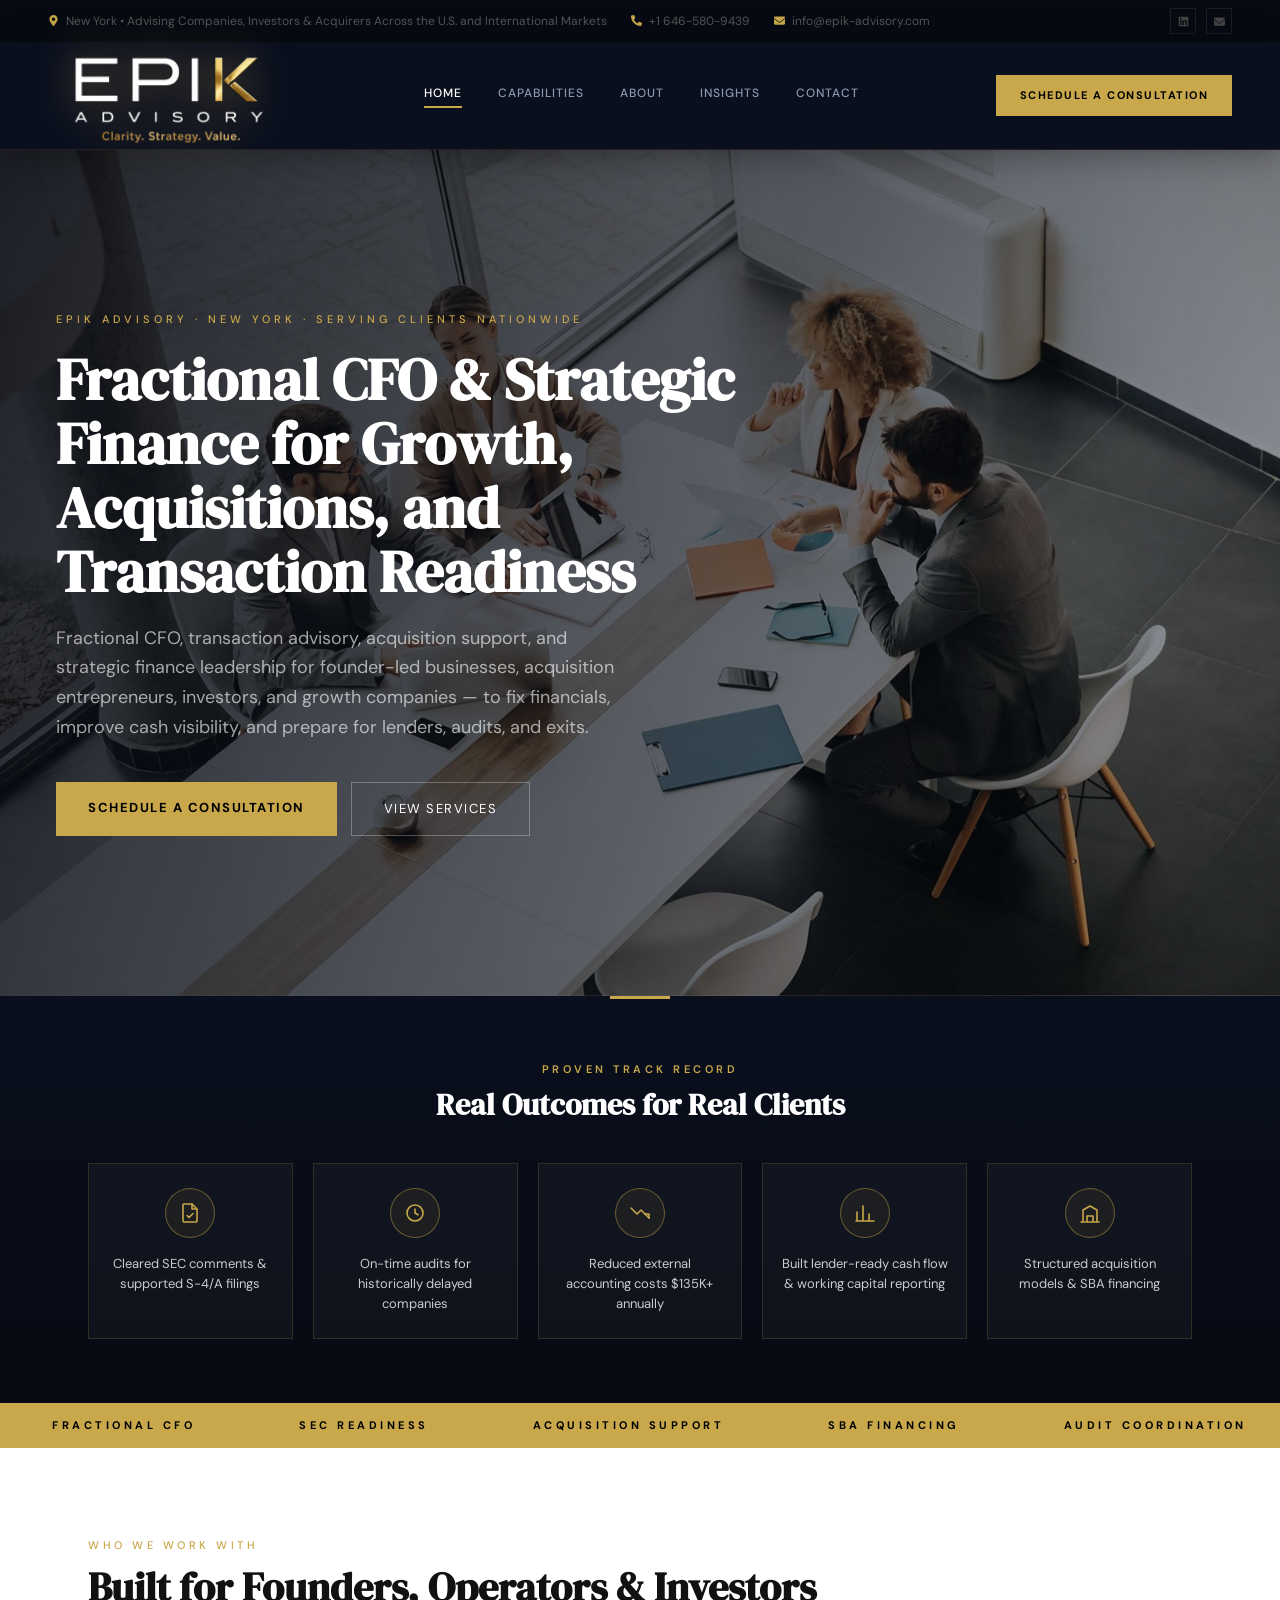
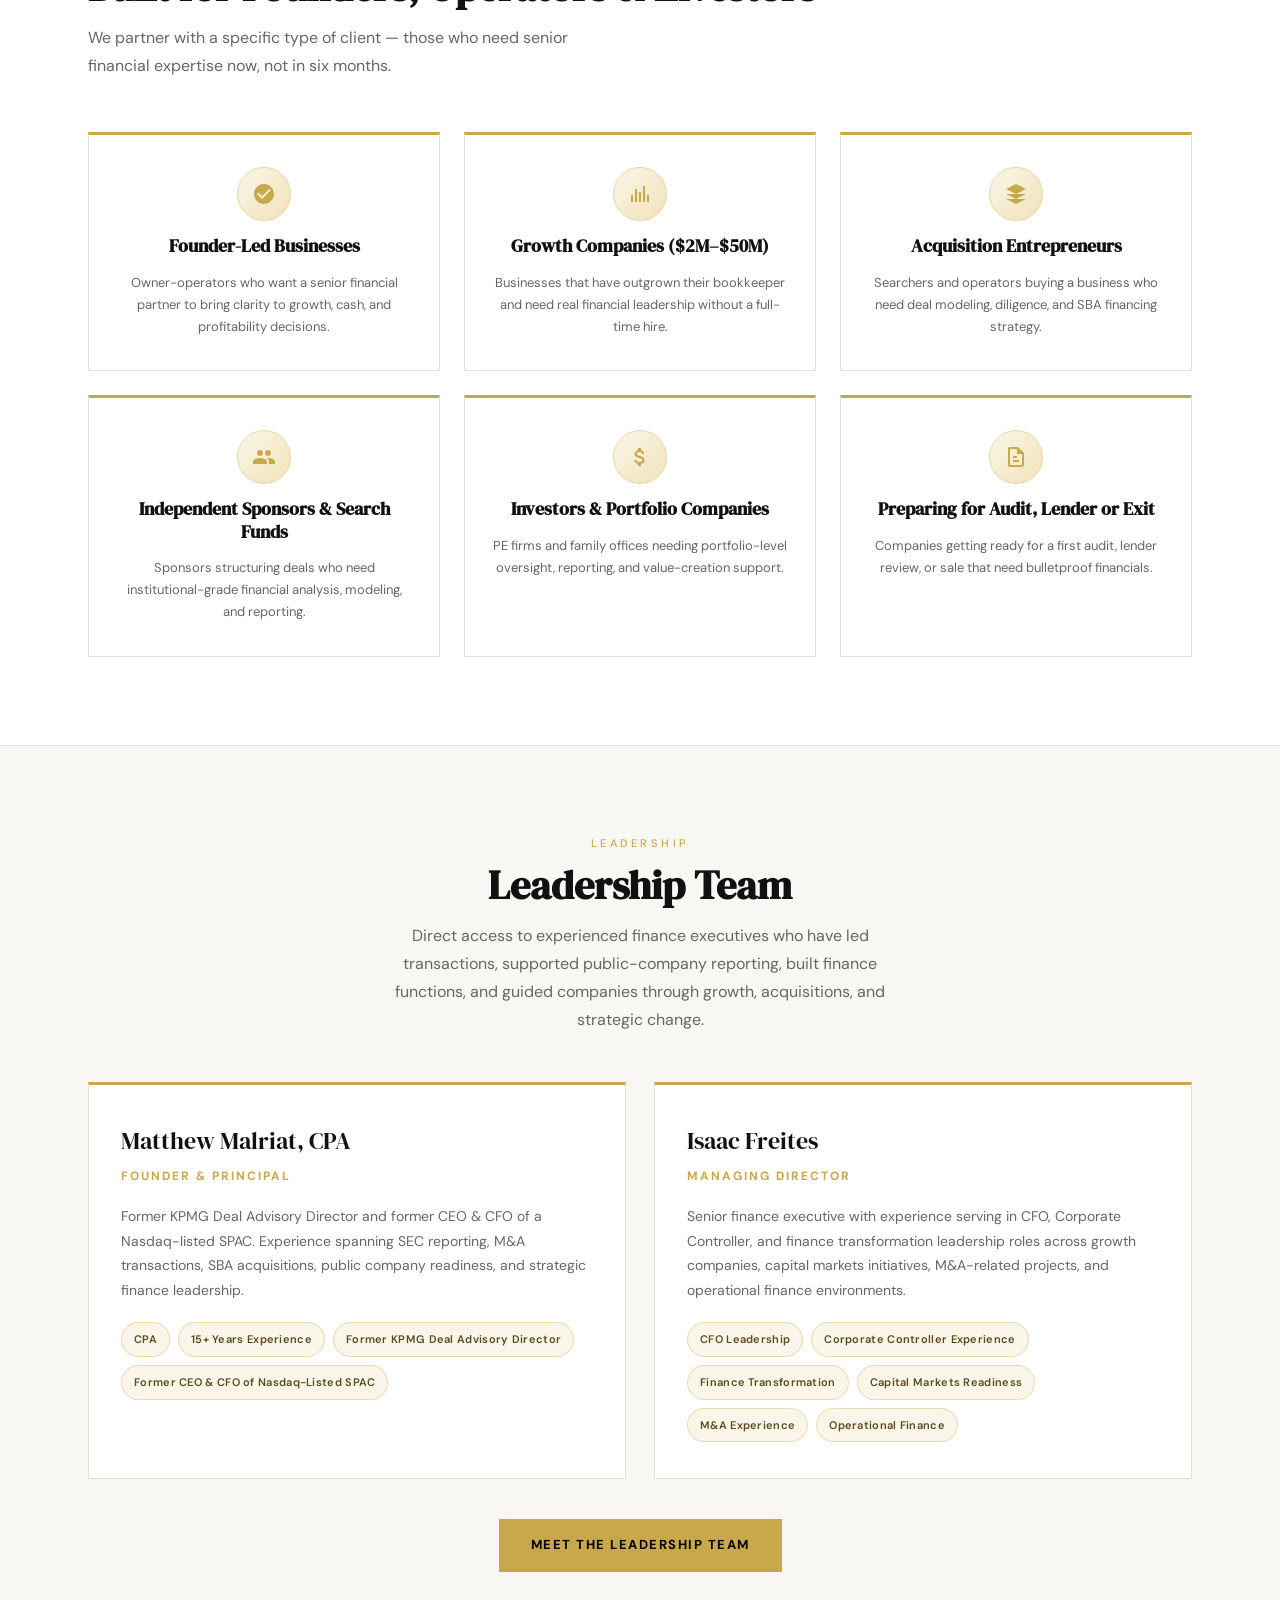
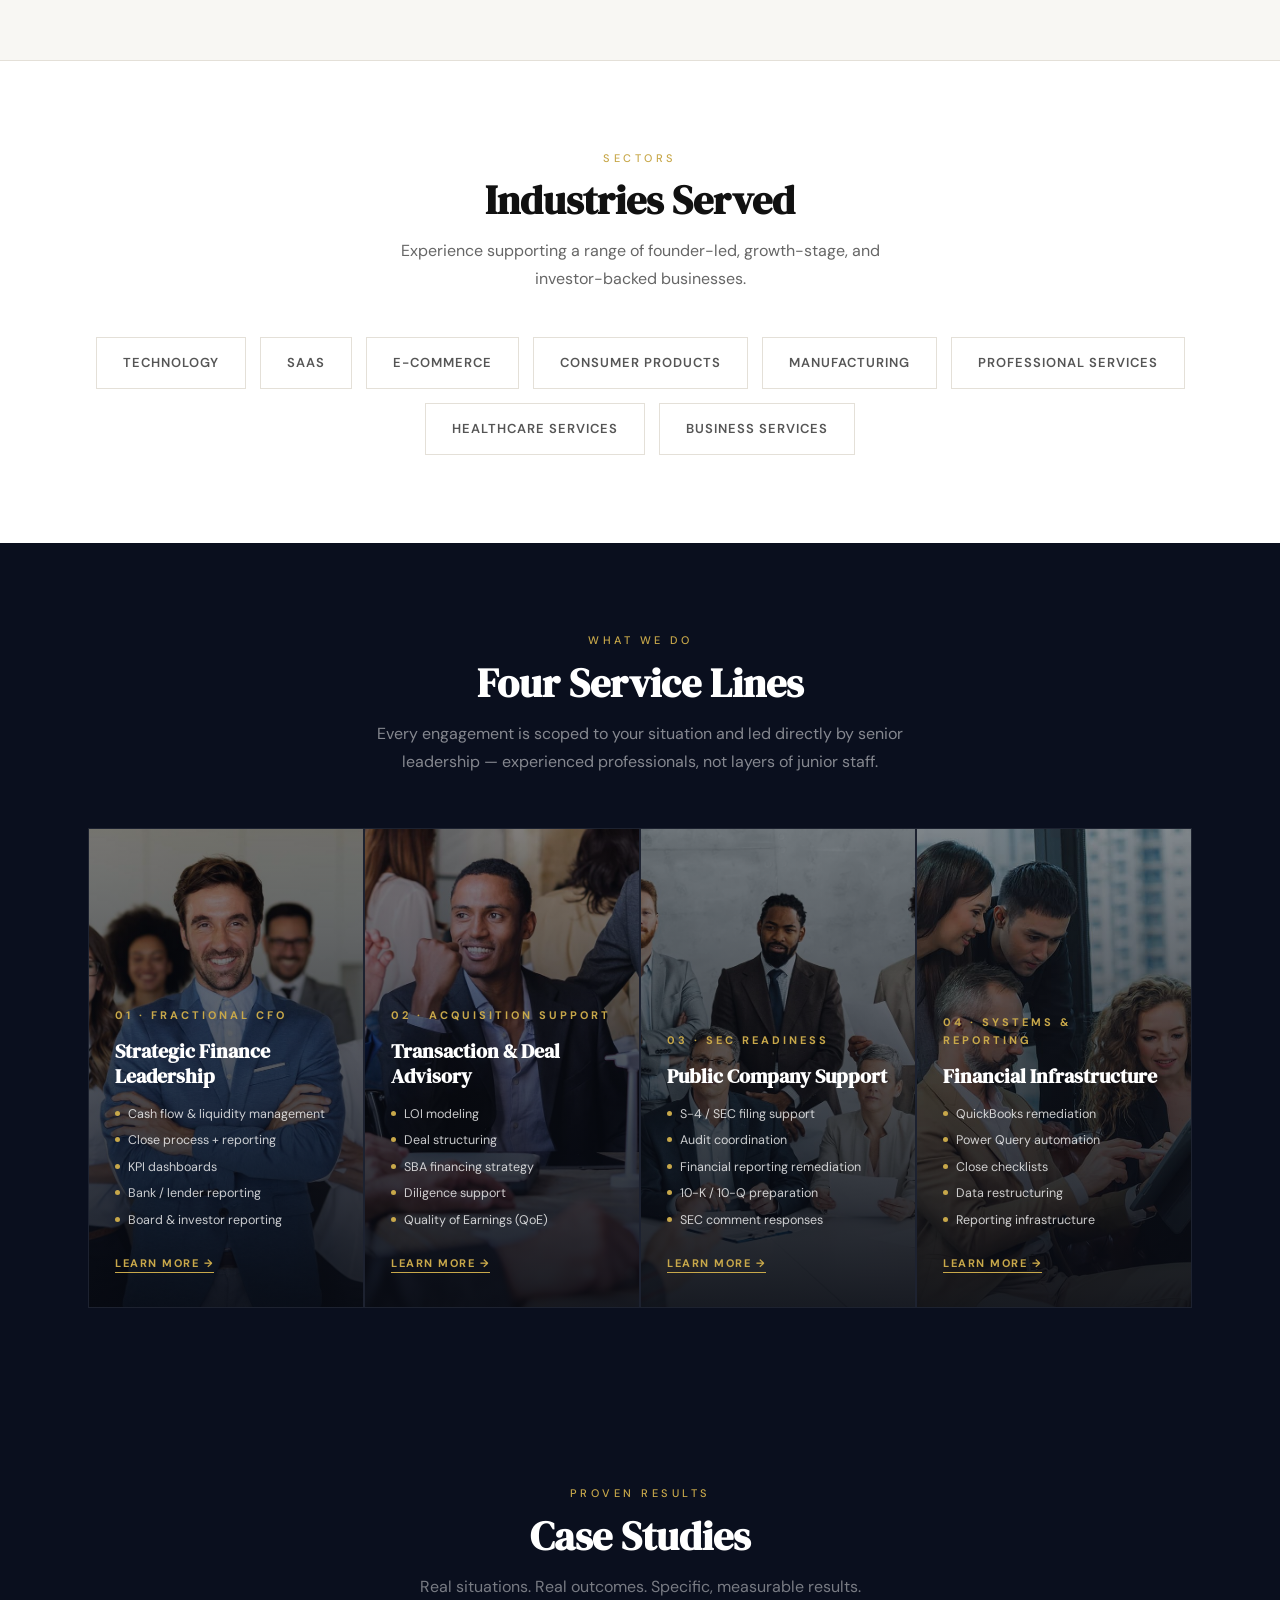
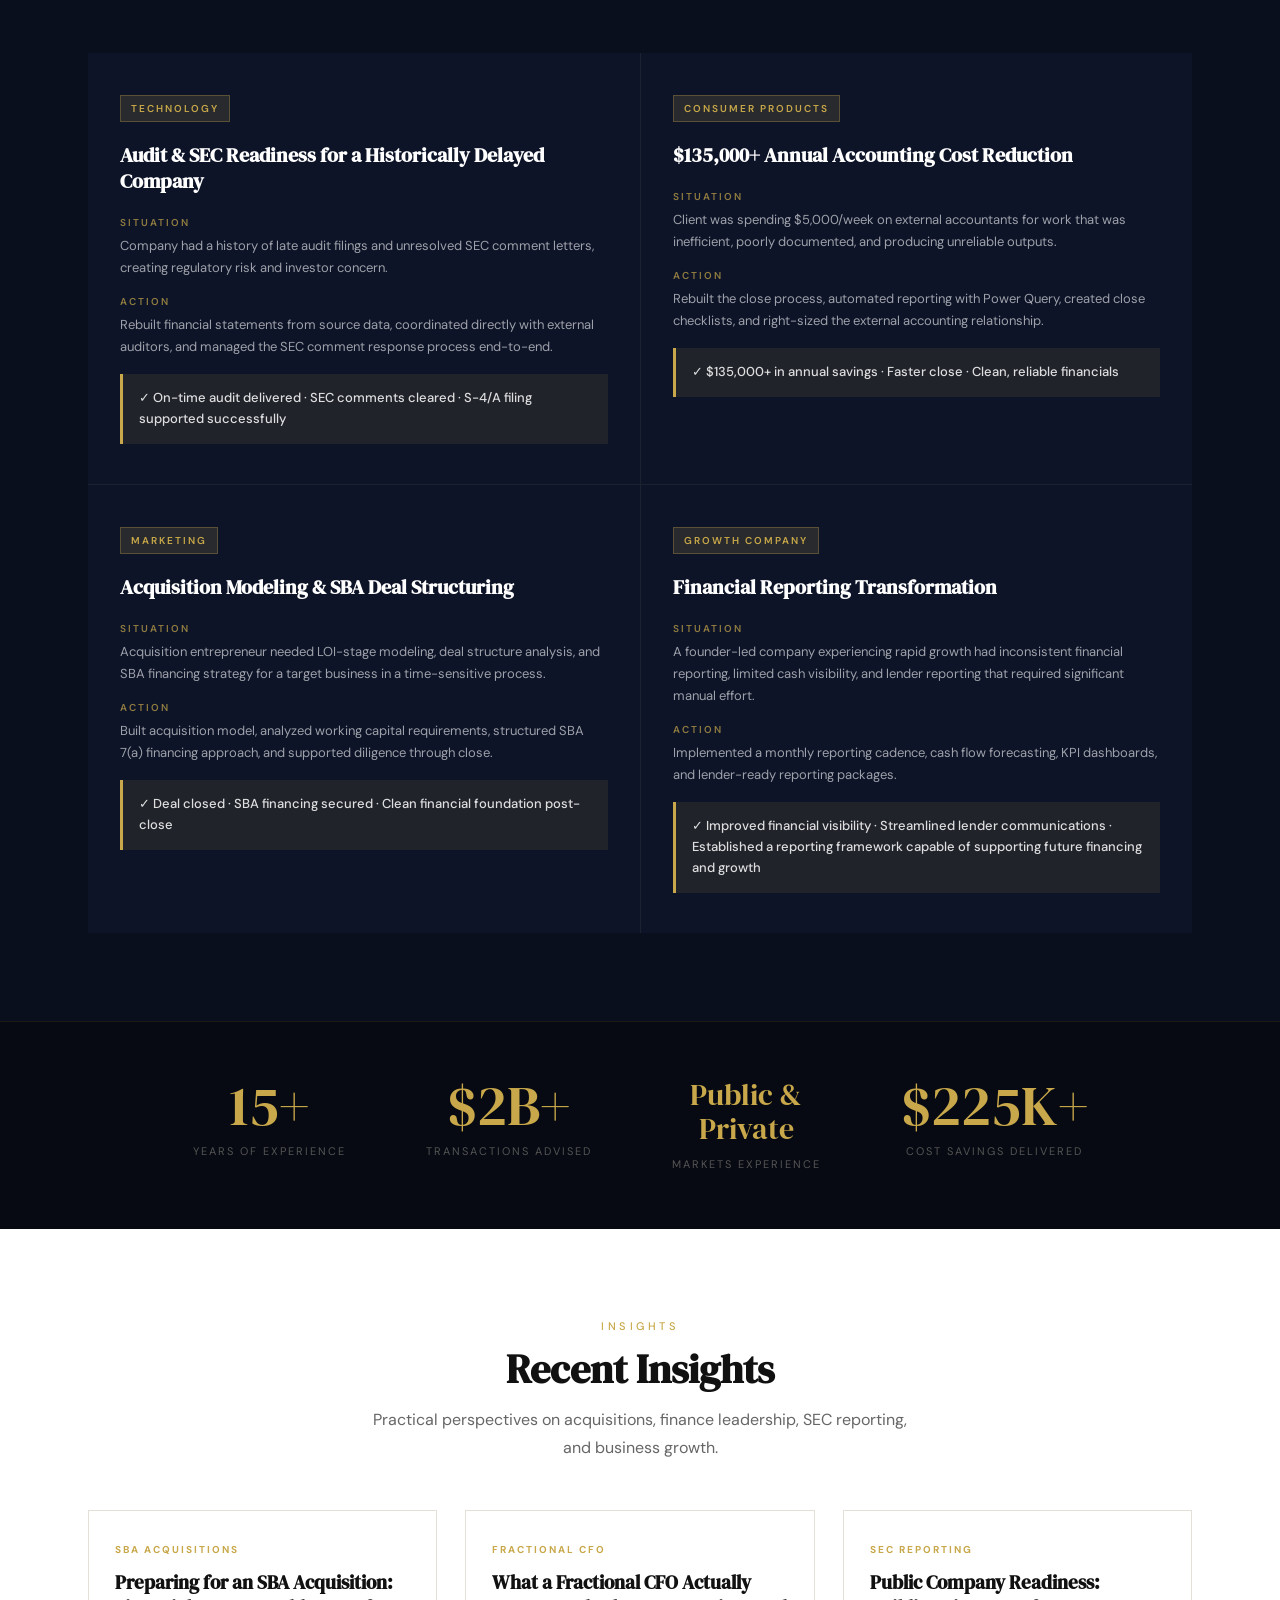
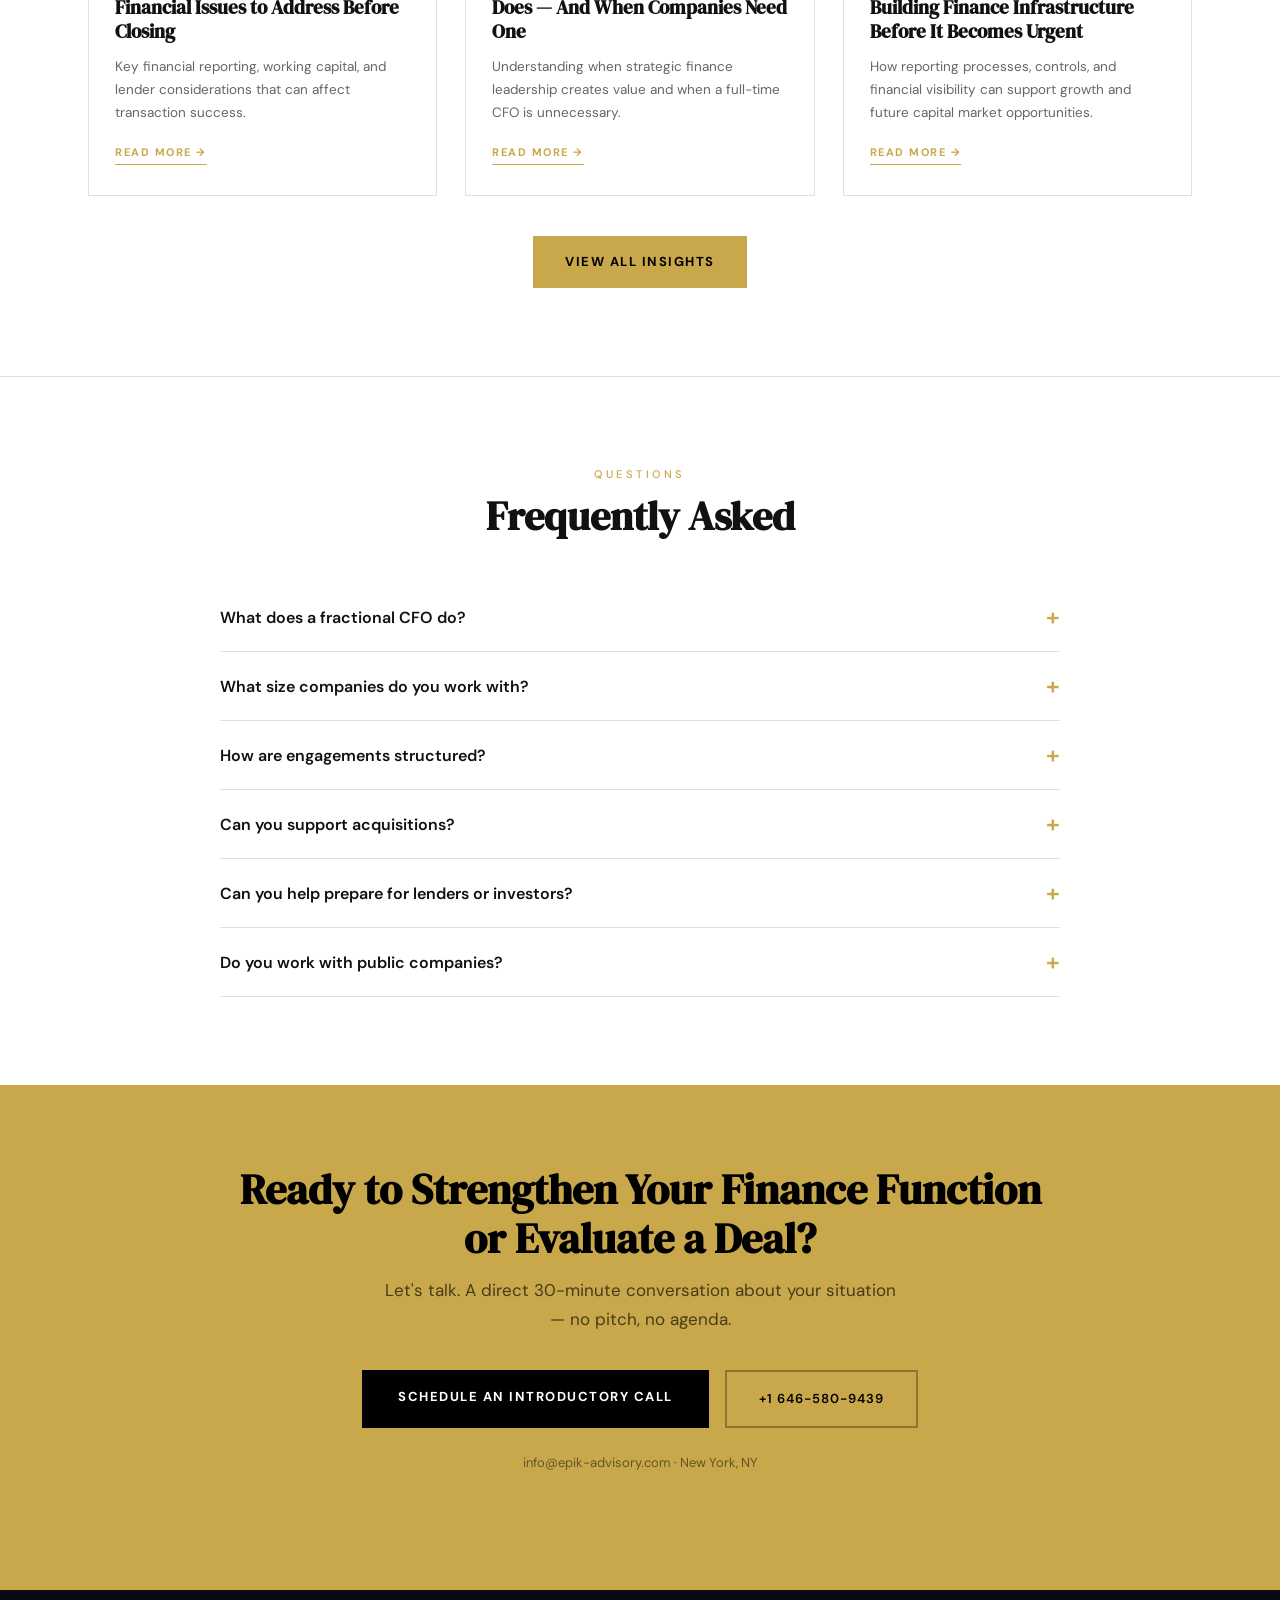
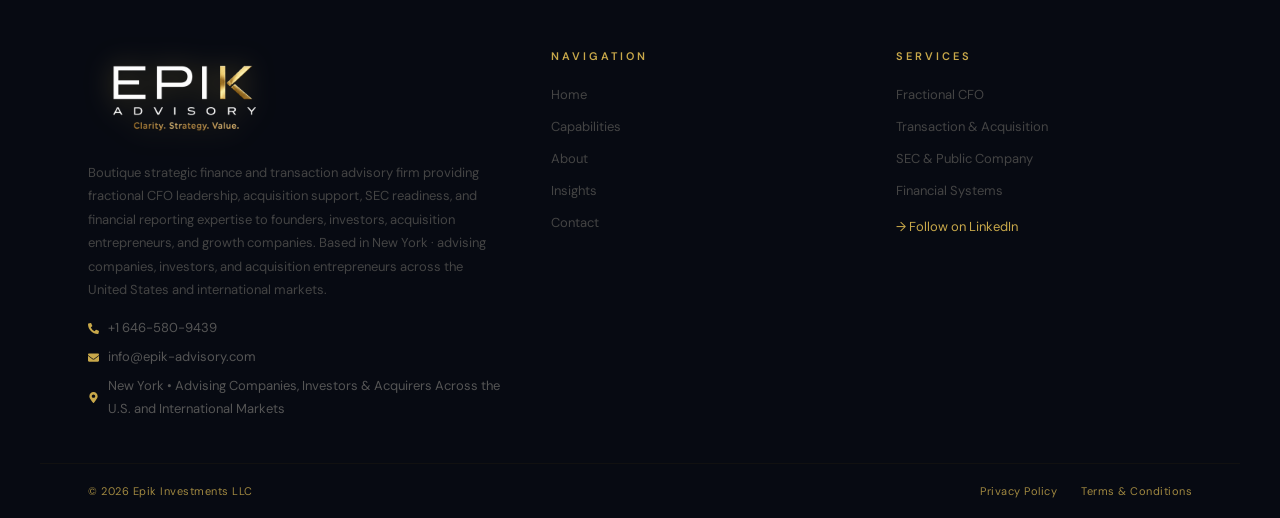
<file: index.html>
<!DOCTYPE html>
<html lang="en">
<head>
<meta charset="UTF-8"/>
<meta name="viewport" content="width=device-width, initial-scale=1"/>
<link rel="icon" type="image/png" sizes="32x32" href="uploads/favicon-32.png"/>
<link rel="icon" type="image/png" sizes="192x192" href="uploads/favicon-192.png"/>
<link rel="apple-touch-icon" href="uploads/favicon-192.png"/>
<meta property="og:image" content="uploads/og-share.png"/>
<title>Epik Advisory | Fractional CFO, Transaction Advisory & Strategic Finance</title>
<meta name="description" content="Fractional CFO, transaction advisory, acquisition and SBA support, and SEC readiness for $2M–$50M companies, acquirers, and investors. Serving clients nationwide."/>
<meta name="robots" content="index, follow"/>
<meta property="og:title" content="Epik Advisory | Fractional CFO & Strategic Finance"/>
<meta property="og:description" content="Senior fractional CFO and transaction advisory for founders, acquirers, and investors — nationwide."/>
<meta property="og:type" content="website"/>
<meta property="og:url" content="https://epik-advisory.com/"/>
<meta name="twitter:card" content="summary_large_image"/>
<link rel="canonical" href="https://epik-advisory.com/"/>
<script type="application/ld+json">{"@context":"https://schema.org","@graph":[{"@type":["ProfessionalService","FinancialService"],"@id":"https://epik-advisory.com/#org","name":"Epik Advisory","url":"https://epik-advisory.com/","email":"info@epik-advisory.com","telephone":"+1-646-580-9439","description":"Fractional CFO, transaction advisory, acquisition and SBA support, and SEC readiness for growth companies, acquirers, and investors.","areaServed":"United States","address":{"@type":"PostalAddress","addressLocality":"New York","addressRegion":"NY","addressCountry":"US"},"founder":{"@id":"https://epik-advisory.com/#matthew"},"sameAs":["https://www.linkedin.com/company/epik-advisory"]},{"@type":"Person","@id":"https://epik-advisory.com/#matthew","name":"Matthew Malriat","jobTitle":"Founder & Principal","worksFor":{"@id":"https://epik-advisory.com/#org"},"hasCredential":"CPA","alumniOf":"KPMG","description":"CPA, former KPMG Deal Advisory Director, and former CEO & CFO of a Nasdaq-listed SPAC."},{"@type":"FAQPage","@id":"https://epik-advisory.com/#faq","mainEntity":[{"@type":"Question","name":"What does a fractional CFO do?","acceptedAnswer":{"@type":"Answer","text":"A fractional CFO provides senior financial leadership on a part-time or project basis — owning cash flow, reporting, forecasting, and board and investor materials — without the cost of a full-time hire."}},{"@type":"Question","name":"What size companies do you work with?","acceptedAnswer":{"@type":"Answer","text":"We typically work with companies between $2M and $50M in revenue, along with acquisition entrepreneurs, search funds, independent sponsors, and investors."}},{"@type":"Question","name":"How are engagements structured?","acceptedAnswer":{"@type":"Answer","text":"Every engagement is tailored to the client's needs, whether through a fractional engagement, a defined project, or transaction support. Engagements are led by experienced senior finance professionals with direct accountability from start to finish."}},{"@type":"Question","name":"Can you support acquisitions?","acceptedAnswer":{"@type":"Answer","text":"Yes. We support LOI-stage modeling, deal structuring, quality of earnings, working capital analysis, SBA financing strategy, and diligence through close."}},{"@type":"Question","name":"Can you help prepare for lenders or investors?","acceptedAnswer":{"@type":"Answer","text":"Yes. We build lender- and investor-ready reporting, cash flow and working capital models, and board packages that withstand scrutiny."}},{"@type":"Question","name":"Do you work with public companies?","acceptedAnswer":{"@type":"Answer","text":"Yes, as a specialized capability — SEC reporting readiness, technical accounting, audit readiness, and S-4 and registration statement support."}}]}]}</script>
<link href="https://fonts.googleapis.com/css2?family=DM+Sans:ital,wght@0,300;0,400;0,500;0,600;0,700;1,400&family=DM+Serif+Display:ital@0;1&display=swap" rel="stylesheet"/>

<style>
*,*::before,*::after{box-sizing:border-box;margin:0;padding:0}
:root{
  --gold:#c8a84a;
  --gold2:#e0c068;
  --navy:#0a0f1e;
  --navy2:#0d1428;
  --black:#070a12;
  --off:#f8f7f3;
  --mid:#666;
  --light:#e4e0d8;
  --serif:'DM Serif Display',Georgia,serif;
  --font:'DM Sans',sans-serif;
  --max:1200px;
}
html{scroll-behavior:smooth;overflow-x:hidden}
body{font-family:var(--font);background:#fff;color:#111;overflow-x:hidden;line-height:1.7}
a{color:inherit;text-decoration:none}
img{display:block;max-width:100%}

/* ── SCROLL ANIMATIONS ── */
.fade-up{opacity:0;transform:translateY(28px);transition:opacity .75s ease,transform .75s ease}
.fade-left{opacity:0;transform:translateX(-28px);transition:opacity .75s ease,transform .75s ease}
.fade-right{opacity:0;transform:translateX(28px);transition:opacity .75s ease,transform .75s ease}
.fade-up.visible,.fade-left.visible,.fade-right.visible{opacity:1;transform:none}
.d1{transition-delay:.1s}.d2{transition-delay:.22s}.d3{transition-delay:.36s}.d4{transition-delay:.5s}.d5{transition-delay:.64s}

/* ── TOPBAR ── */
.topbar{background:var(--black);color:#555;padding:8px 48px;display:flex;justify-content:space-between;align-items:center;font-size:12px}
.topbar-left{display:flex;gap:24px;flex-wrap:wrap}
.topbar-left span{display:flex;align-items:center;gap:7px}
.topbar-left svg{width:11px;height:11px;fill:var(--gold);flex-shrink:0}
.topbar-right{display:flex;gap:10px}
.soc{width:26px;height:26px;border:1px solid #1e1e1e;display:flex;align-items:center;justify-content:center;transition:border-color .2s,color .2s;color:#444;cursor:pointer}
.soc:hover{border-color:var(--gold);color:var(--gold)}
.soc svg{width:11px;height:11px;fill:currentColor}

/* ── NAV ── */
nav{background:var(--navy);height:108px;padding:0 48px;display:flex;justify-content:space-between;align-items:center;position:sticky;top:0;z-index:200;border-bottom:1px solid rgba(200,168,74,.12);box-shadow:0 4px 32px rgba(0,0,0,.35)}
.nav-logo{display:flex;align-items:center}
.nav-logo img{height:120px;width:auto;filter:drop-shadow(0 0 18px rgba(200,168,74,.55));transform:scale(1.05);display:block}
.nav-links{display:flex;gap:36px}
.nav-links a{font-size:12px;color:#8a9ab0;letter-spacing:1px;text-transform:uppercase;font-weight:500;transition:color .2s;padding-bottom:2px;border-bottom:2px solid transparent}
.nav-links a:hover,.nav-links a.active{color:#fff;border-bottom-color:var(--gold)}
.nav-cta{background:var(--gold);color:#000;padding:11px 24px;font-size:11px;font-weight:700;letter-spacing:1.5px;text-transform:uppercase;transition:background .2s;white-space:nowrap}
.nav-cta:hover{background:var(--gold2)}
.nav-toggle{display:none;flex-direction:column;gap:5px;background:none;border:none;cursor:pointer;padding:8px}
.nav-toggle span{display:block;width:26px;height:2px;background:#fff;border-radius:2px;transition:.3s}
nav.nav-open .nav-toggle span:nth-child(1){transform:translateY(7px) rotate(45deg)}
nav.nav-open .nav-toggle span:nth-child(2){opacity:0}
nav.nav-open .nav-toggle span:nth-child(3){transform:translateY(-7px) rotate(-45deg)}

/* ── HERO ── */
.hero{position:relative;min-height:94vh;display:flex;align-items:center;overflow:hidden}
.hero-slide{position:absolute;inset:0;background-size:cover;background-position:center;opacity:0;transition:opacity 1.2s ease-in-out}
.hero-slide.active{opacity:1;animation:kb 7s ease-out forwards}
@keyframes kb{from{transform:scale(1.06)}to{transform:scale(1)}}
.hero-overlay{position:absolute;inset:0;z-index:1;background:linear-gradient(110deg,rgba(7,10,18,.88) 0%,rgba(7,10,18,.6) 55%,rgba(7,10,18,.25) 100%)}
.hero-content{position:relative;z-index:2;padding:0 56px;max-width:820px}
.hero-eyebrow{font-size:11px;letter-spacing:4px;color:var(--gold);text-transform:uppercase;margin-bottom:20px;font-weight:500;opacity:0;animation:fadeUp .9s .2s forwards}
.hero h1{font-family:var(--serif);font-size:58px;color:#fff;line-height:1.1;margin-bottom:20px;opacity:0;animation:fadeUp .9s .4s forwards}
.hero p{font-size:18px;color:rgba(255,255,255,.62);margin-bottom:40px;max-width:580px;line-height:1.65;opacity:0;animation:fadeUp .9s .6s forwards}
.hero-btns{display:flex;gap:14px;flex-wrap:wrap;opacity:0;animation:fadeUp .9s .8s forwards}
@keyframes fadeUp{from{opacity:0;transform:translateY(22px)}to{opacity:1;transform:none}}
.btn-gold{background:var(--gold);color:#000;padding:15px 32px;font-size:13px;font-weight:700;letter-spacing:1.5px;text-transform:uppercase;display:inline-block;transition:background .2s}
.btn-gold:hover{background:var(--gold2)}
.btn-ghost{border:1px solid rgba(255,255,255,.28);color:#fff;padding:15px 32px;font-size:13px;letter-spacing:1.5px;text-transform:uppercase;display:inline-block;transition:border-color .2s,color .2s}
.btn-ghost:hover{border-color:var(--gold);color:var(--gold)}

/* ── PROOF STRIP ── */
.proof-strip{background:linear-gradient(180deg,var(--navy) 0%,var(--black) 100%);padding:64px 0;position:relative}
.proof-strip::before{content:'';position:absolute;top:0;left:50%;transform:translateX(-50%);width:60px;height:3px;background:var(--gold)}
.proof-inner{max-width:var(--max);margin:0 auto;padding:0 48px}
.proof-header{text-align:center;margin-bottom:40px}
.proof-header .lbl{font-size:11px;letter-spacing:3.5px;color:var(--gold);text-transform:uppercase;font-weight:600;margin-bottom:8px}
.proof-header h2{font-family:var(--serif);font-size:30px;color:#fff;line-height:1.2}
.proof-grid{display:grid;grid-template-columns:repeat(5,1fr);gap:20px}
.proof-card{background:rgba(255,255,255,.03);border:1px solid rgba(200,168,74,.18);padding:24px 18px;text-align:center;transition:border-color .3s,background .3s}
.proof-card:hover{border-color:var(--gold);background:rgba(200,168,74,.06)}
.proof-icon{width:50px;height:50px;border:1px solid rgba(200,168,74,.45);border-radius:50%;background:rgba(200,168,74,.07);display:flex;align-items:center;justify-content:center;margin:0 auto 16px}
.proof-icon svg{width:24px;height:24px;fill:none;stroke:var(--gold);stroke-width:1.6;stroke-linecap:round;stroke-linejoin:round}
.proof-card p{font-size:13px;color:rgba(255,255,255,.78);line-height:1.55}

/* ── TICKER ── */
.ticker-wrap{background:var(--gold);overflow:hidden;padding:13px 0}
.ticker-track{display:flex;white-space:nowrap;animation:ticker 32s linear infinite}
.ticker-item{padding:0 52px;font-size:11px;letter-spacing:3.5px;color:#000;text-transform:uppercase;font-weight:700}
@keyframes ticker{0%{transform:translateX(0)}100%{transform:translateX(-50%)}}

/* ── SECTION ── */
.wrap{max-width:var(--max);margin:0 auto;padding:0 48px}
.sec{padding:88px 0}
.sec-label{font-size:11px;letter-spacing:3.5px;color:var(--gold);text-transform:uppercase;margin-bottom:10px;font-weight:500}
.sec-title{font-family:var(--serif);font-size:40px;color:#111;line-height:1.15;margin-bottom:14px}
.sec-sub{font-size:16px;color:var(--mid);line-height:1.75;max-width:540px}

/* ── WHO I WORK WITH ── */
.who-bg{background:#fff}
.who-grid{display:grid;grid-template-columns:repeat(3,1fr);gap:24px;margin-top:52px}
.who-card{background:#fff;border:1px solid var(--light);border-top:3px solid var(--gold);padding:32px 26px;display:flex;flex-direction:column;gap:14px;text-align:center;align-items:center;transition:transform .3s,box-shadow .3s}
.who-card:hover{transform:translateY(-4px);box-shadow:0 12px 36px rgba(10,15,30,.1)}
.who-icon{width:54px;height:54px;background:linear-gradient(135deg,#faf5e8 0%,#f0e3b8 100%);display:flex;align-items:center;justify-content:center;border-radius:50%;border:1px solid rgba(200,168,74,.3);margin:0 auto}
.who-icon svg{width:24px;height:24px;fill:var(--gold)}
.who-card h3{font-family:var(--serif);font-size:18px;color:#111;line-height:1.25}
.who-card p{font-size:13px;color:var(--mid);line-height:1.7}

/* ── SERVICES (image-background style) ── */
.services-bg{background:var(--navy)}
.services-grid{display:grid;grid-template-columns:repeat(4,1fr);gap:0;margin-top:52px}
.svc-card{position:relative;min-height:480px;display:flex;flex-direction:column;justify-content:flex-end;padding:32px 26px;overflow:hidden;border:1px solid rgba(255,255,255,.08)}
.svc-bg{position:absolute;inset:0;background-size:cover;background-position:center;transition:transform .6s ease}
.svc-card:hover .svc-bg{transform:scale(1.06)}
.svc-ov{position:absolute;inset:0;background:linear-gradient(180deg,rgba(7,10,18,.45) 0%,rgba(7,10,18,.92) 100%);transition:background .3s}
.svc-card:hover .svc-ov{background:linear-gradient(180deg,rgba(7,10,18,.3) 0%,rgba(7,10,18,.88) 100%)}
.svc-inner{position:relative;z-index:1}
.svc-num{font-size:11px;letter-spacing:3px;color:var(--gold);text-transform:uppercase;font-weight:700;margin-bottom:14px}
.svc-card h3{font-family:var(--serif);font-size:20px;color:#fff;margin-bottom:16px;line-height:1.25}
.svc-list{list-style:none;display:flex;flex-direction:column;gap:7px;margin-bottom:18px}
.svc-list li{font-size:12.5px;color:rgba(255,255,255,.78);line-height:1.55;display:flex;align-items:flex-start;gap:8px}
.svc-list li::before{content:'';width:5px;height:5px;background:var(--gold);border-radius:50%;flex-shrink:0;margin-top:6px}
.svc-card a{font-size:11px;color:var(--gold);letter-spacing:1.5px;text-transform:uppercase;font-weight:700;border-bottom:1px solid var(--gold);width:fit-content;padding-bottom:2px}

/* ── CASE STUDIES ── */
.case-bg{background:var(--navy)}
.cases-grid{display:grid;grid-template-columns:repeat(2,1fr);gap:1px;background:rgba(255,255,255,.08);margin-top:52px}
.case-card{background:var(--navy2);padding:40px 32px;transition:background .3s}
.case-card:hover{background:#111827}
.case-tag{display:inline-block;background:rgba(200,168,74,.15);border:1px solid rgba(200,168,74,.3);color:var(--gold);font-size:10px;letter-spacing:2px;text-transform:uppercase;padding:4px 10px;margin-bottom:20px;font-weight:600}
.case-card h3{font-family:var(--serif);font-size:20px;color:#fff;margin-bottom:20px;line-height:1.3}
.case-section{margin-bottom:14px}
.case-section-label{font-size:10px;letter-spacing:2px;text-transform:uppercase;color:rgba(200,168,74,.7);font-weight:600;margin-bottom:4px}
.case-section-text{font-size:13px;color:rgba(255,255,255,.6);line-height:1.7}
.case-result{background:rgba(200,168,74,.1);border-left:3px solid var(--gold);padding:14px 16px;margin-top:16px}
.case-result p{font-size:13px;color:rgba(255,255,255,.85);line-height:1.6;font-weight:500}

/* ── STATS ── */
.stats-bar{background:var(--black);padding:56px 48px;display:flex;justify-content:center;gap:80px;flex-wrap:wrap;border-top:1px solid rgba(200,168,74,.1)}
.stat-item{text-align:center}
.stat-num{font-family:var(--serif);font-size:56px;color:var(--gold);line-height:1}
.stat-label{font-size:11px;color:#555;letter-spacing:2px;text-transform:uppercase;margin-top:8px}

/* ── TESTIMONIALS ── */
.testi-bg{background:var(--off)}
.testi-swiper{padding-bottom:52px !important}
.testi-card{background:#fff;border:1px solid var(--light);padding:36px 32px}
.testi-avatar{width:72px;height:72px;border-radius:50%;object-fit:cover;margin:0 auto 16px;display:block}
.testi-name{text-align:center;font-size:14px;font-weight:700;color:#111}
.testi-role{text-align:center;font-size:12px;color:var(--gold);margin-bottom:18px}
.testi-card blockquote{font-size:14px;color:#555;line-height:1.75;text-align:center;font-style:italic;border-left:2px solid var(--gold);padding-left:16px}
.swiper-pagination-bullet{background:#ccc !important}
.swiper-pagination-bullet-active{background:var(--gold) !important}

/* ── CTA SECTION ── */
.cta-section{background:var(--gold);padding:80px 48px;text-align:center}
.cta-section h2{font-family:var(--serif);font-size:42px;color:#000;margin-bottom:14px;line-height:1.15}
.cta-section p{font-size:17px;color:rgba(0,0,0,.65);margin-bottom:36px;max-width:520px;margin-left:auto;margin-right:auto}
.btn-dark{background:#000;color:#fff;padding:16px 36px;font-size:13px;font-weight:700;letter-spacing:1.5px;text-transform:uppercase;display:inline-block;transition:background .2s}
.btn-dark:hover{background:#111}

/* ── FOOTER ── */
footer{background:var(--black);border-top:1px solid #0e1218}
.footer-main{max-width:var(--max);margin:0 auto;padding:56px 48px 36px;display:grid;grid-template-columns:1.4fr 1fr 1fr;gap:48px}
.footer-brand img{height:96px;width:auto;margin-bottom:18px;filter:drop-shadow(0 0 14px rgba(200,168,74,.4))}
.footer-brand p{font-size:13px;color:#444;line-height:1.8;margin-bottom:16px}
.fc{display:flex;align-items:center;gap:9px;font-size:13px;color:#555;margin-bottom:7px}
.fc svg{width:11px;height:11px;fill:var(--gold);flex-shrink:0}
.footer-col h4{font-size:11px;letter-spacing:3px;color:var(--gold);text-transform:uppercase;margin-bottom:18px;font-weight:600}
.footer-col a{display:block;font-size:13px;color:#444;margin-bottom:10px;transition:color .2s}
.footer-col a:hover{color:#fff}
.footer-bottom{max-width:var(--max);margin:0 auto;padding:18px 48px;border-top:1px solid #111;display:flex;justify-content:space-between;align-items:center;font-size:11px;color:#a08840;letter-spacing:.5px}
.footer-bottom a{color:#a08840;transition:color .2s}
.footer-bottom a:hover{color:var(--gold)}
.footer-links{display:flex;gap:24px}

/* ── RESPONSIVE ── */
@media(max-width:1024px){
  .services-grid,.who-grid{grid-template-columns:1fr 1fr}
  .svc-card,.who-card{border-bottom:1px solid var(--light)}
  .cases-grid{grid-template-columns:1fr}
  .proof-grid{grid-template-columns:repeat(3,1fr)}
}
@media(max-width:768px){
  .topbar{padding:8px 20px;flex-direction:column;gap:8px}
  nav{padding:0 20px;height:82px}
  .nav-links{gap:16px}
  .nav-links a{font-size:11px}
  .hero h1{font-size:36px}
  .hero-content{padding:0 24px}
  .wrap{padding:0 24px}
  .proof-inner{padding:0 24px}
  .sec{padding:60px 0}
  .services-grid,.who-grid{grid-template-columns:1fr}
  .proof-grid{grid-template-columns:repeat(2,1fr)}
  .footer-main{grid-template-columns:1fr;padding:40px 24px 24px}
  .footer-bottom{padding:16px 24px;flex-direction:column;gap:10px;text-align:center}
  .stats-bar{gap:40px;padding:40px 24px}
  .cta-section{padding:56px 24px}
}
@media(max-width:760px){
  .nav-toggle{display:flex}
  nav{position:relative}
  .nav-links{display:none;position:absolute;top:100%;left:0;right:0;background:var(--navy);flex-direction:column;gap:0;padding:6px 0;border-top:1px solid rgba(200,168,74,.2);box-shadow:0 10px 28px rgba(0,0,0,.45);z-index:300}
  nav.nav-open .nav-links{display:flex}
  .nav-links a{padding:14px 24px;font-size:13px;border-bottom:1px solid rgba(255,255,255,.05);border-bottom-color:rgba(255,255,255,.05)}
  nav .nav-cta{display:none}
}
@media(max-width:600px){
  .nav-logo img{height:56px}
  .hero h1{font-size:28px}
  .proof-grid{grid-template-columns:1fr}
}
/* ── SELECTED EXPERIENCE / INDUSTRIES / FAQ ── */
.xp-bg{background:var(--off);border-top:1px solid var(--light);border-bottom:1px solid var(--light)}
.xp-grid{display:grid;grid-template-columns:repeat(4,1fr);gap:20px;margin-top:44px}
.xp-card{background:#fff;border:1px solid var(--light);border-top:3px solid var(--gold);padding:28px 22px;text-align:center}
.xp-card .n{font-family:var(--serif);font-size:30px;color:var(--gold);line-height:1;margin-bottom:10px}
.xp-card .l{font-size:12.5px;color:#333;font-weight:600;line-height:1.45}
.xp-creds{display:flex;flex-wrap:wrap;justify-content:center;gap:12px;margin-top:36px}
.xp-chip{font-size:12px;letter-spacing:.5px;color:#5a4a1e;background:rgba(200,168,74,.12);border:1px solid rgba(200,168,74,.35);padding:9px 18px;border-radius:40px;font-weight:600}
.ind-grid{display:flex;flex-wrap:wrap;gap:14px;margin-top:44px;justify-content:center}
.ind-chip{font-size:13px;letter-spacing:1px;text-transform:uppercase;font-weight:600;color:#555;border:1px solid var(--light);padding:14px 26px;transition:border-color .3s,color .3s}
.ind-chip:hover{border-color:var(--gold);color:#111}
.faq-bg{background:#fff;border-top:1px solid var(--light)}
.faq-list{max-width:840px;margin:44px auto 0}
.faq-item{border-bottom:1px solid var(--light)}
.faq-q{width:100%;text-align:left;background:none;border:none;cursor:pointer;padding:22px 0;font-family:var(--font);font-size:16px;font-weight:600;color:#111;display:flex;justify-content:space-between;align-items:center;gap:16px}
.faq-q .ic{color:var(--gold);font-size:24px;line-height:1;transition:transform .3s;flex-shrink:0}
.faq-item.open .faq-q .ic{transform:rotate(45deg)}
.faq-a{max-height:0;overflow:hidden;transition:max-height .35s ease}
.faq-a p{font-size:14.5px;color:var(--mid);line-height:1.8;padding:0 0 22px}
@media(max-width:1024px){.xp-grid{grid-template-columns:1fr 1fr}}
@media(max-width:768px){.xp-grid{grid-template-columns:1fr 1fr}.who-grid{grid-template-columns:1fr}}
.lead-grid{display:grid;grid-template-columns:1fr 1fr;gap:28px;margin-top:48px}
.lead-card{background:#fff;border:1px solid var(--light);border-top:3px solid var(--gold);padding:36px 32px}
.lead-name{font-family:var(--serif);font-size:24px;color:#111;margin-bottom:4px}
.lead-title{font-size:12px;letter-spacing:2px;text-transform:uppercase;color:var(--gold);font-weight:700;margin-bottom:18px}
.lead-bio{font-size:14px;color:var(--mid);line-height:1.75;margin-bottom:20px}
.lead-badges{display:flex;flex-wrap:wrap;gap:8px}
.lead-badge{font-size:11px;letter-spacing:.3px;font-weight:600;color:#5a4a1e;background:rgba(200,168,74,.12);border:1px solid rgba(200,168,74,.35);padding:7px 12px;border-radius:40px}
@media(max-width:768px){.lead-grid{grid-template-columns:1fr}}
.ri-grid{display:grid;grid-template-columns:repeat(3,1fr);gap:28px;margin-top:48px}
.ri-card{background:#fff;border:1px solid var(--light);padding:30px 26px;display:flex;flex-direction:column;transition:transform .3s,box-shadow .3s}
.ri-card:hover{transform:translateY(-4px);box-shadow:0 12px 36px rgba(10,15,30,.1)}
.ri-cat{font-size:10px;letter-spacing:2px;text-transform:uppercase;font-weight:700;color:var(--gold);margin-bottom:12px}
.ri-card h3{font-family:var(--serif);font-size:19px;color:#111;line-height:1.3;margin-bottom:12px}
.ri-card p{font-size:13.5px;color:var(--mid);line-height:1.7;margin-bottom:18px;flex:1}
.ri-link{font-size:11px;color:var(--gold);letter-spacing:1.5px;text-transform:uppercase;font-weight:700;border-bottom:1px solid var(--gold);width:fit-content;padding-bottom:2px}
@media(max-width:900px){.ri-grid{grid-template-columns:1fr}}
</style>
</head>
<body>

<!-- TOPBAR -->
<div class="topbar">
  <div class="topbar-left">
    <span><svg viewBox="0 0 384 512"><path d="M172.268 501.67C26.97 291.031 0 269.413 0 192 0 85.961 85.961 0 192 0s192 85.961 192 192c0 77.413-26.97 99.031-172.268 309.67-9.535 13.774-29.93 13.773-39.464 0zM192 272c44.183 0 80-35.817 80-80s-35.817-80-80-80-80 35.817-80 80 35.817 80 80 80z"/></svg>New York • Advising Companies, Investors & Acquirers Across the U.S. and International Markets</span>
    <span><svg viewBox="0 0 512 512"><path d="M497.39 361.8l-112-48a24 24 0 0 0-28 6.9l-49.6 60.6A370.66 370.66 0 0 1 130.6 204.11l60.6-49.6a23.94 23.94 0 0 0 6.9-28l-48-112A24.16 24.16 0 0 0 122.6.61l-104 24A24 24 0 0 0 0 48c0 256.5 207.9 464 464 464a24 24 0 0 0 23.4-18.6l24-104a24.29 24.29 0 0 0-14.01-27.6z"/></svg><a href="tel:+16465809439">+1 646-580-9439</a></span>
    <span><svg viewBox="0 0 512 512"><path d="M502.3 190.8c3.9-3.1 9.7-.2 9.7 4.7V400c0 26.5-21.5 48-48 48H48c-26.5 0-48-21.5-48-48V195.6c0-5 5.7-7.8 9.7-4.7 22.4 17.4 52.1 39.5 154.1 113.6 21.1 15.4 56.7 47.8 92.2 47.6 35.7.3 72-32.8 92.3-47.6 102-74.1 131.6-96.3 154-113.7zM256 320c23.2.4 56.6-29.2 73.4-41.4 132.7-96.3 142.8-104.7 173.4-128.7 5.8-4.5 9.2-11.5 9.2-18.9v-19c0-26.5-21.5-48-48-48H48C21.5 64 0 85.5 0 112v19c0 7.4 3.4 14.3 9.2 18.9 30.6 23.9 40.7 32.4 173.4 128.7 16.8 12.2 50.2 41.8 73.4 41.4z"/></svg><a href="mailto:info@epik-advisory.com">info@epik-advisory.com</a></span>
  </div>
  <div class="topbar-right">
    <a href="https://www.linkedin.com/company/epik-advisory" target="_blank" rel="noopener" aria-label="LinkedIn" class="soc"><svg viewBox="0 0 448 512"><path d="M416 32H31.9C14.3 32 0 46.5 0 64.3v383.4C0 465.5 14.3 480 31.9 480H416c17.6 0 32-14.5 32-32.3V64.3c0-17.8-14.4-32.3-32-32.3zM135.4 416H69V202.2h66.5V416zm-33.2-243c-21.3 0-38.5-17.3-38.5-38.5S80.9 96 102.2 96c21.2 0 38.5 17.3 38.5 38.5 0 21.3-17.2 38.5-38.5 38.5zm282.1 243h-66.4V312c0-24.8-.5-56.7-34.5-56.7-34.6 0-39.9 27-39.9 54.9V416h-66.4V202.2h63.7v29.2h.9c8.9-16.8 30.6-34.5 62.9-34.5 67.2 0 79.7 44.3 79.7 101.9V416z"/></svg></a>
    <a href="mailto:info@epik-advisory.com" aria-label="Email" class="soc"><svg viewBox="0 0 512 512"><path d="M502.3 190.8c3.9-3.1 9.7-.2 9.7 4.7V400c0 26.5-21.5 48-48 48H48c-26.5 0-48-21.5-48-48V195.6c0-5 5.7-7.8 9.7-4.7 22.4 17.4 52.1 39.5 154.1 113.6 21.1 15.4 56.7 47.8 92.2 47.6 35.7.3 72-32.8 92.3-47.6 102-74.1 131.6-96.3 154-113.7zM256 320c23.2.4 56.6-29.2 73.4-41.4 132.7-96.3 142.8-104.7 173.4-128.7 5.8-4.5 9.2-11.5 9.2-18.9v-19c0-26.5-21.5-48-48-48H48C21.5 64 0 85.5 0 112v19c0 7.4 3.4 14.3 9.2 18.9 30.6 23.9 40.7 32.4 173.4 128.7 16.8 12.2 50.2 41.8 73.4 41.4z"/></svg></a>
  </div>
</div>

<!-- NAV -->
<nav>
  <a href="#home" class="nav-logo"><img src="uploads/epik-logo-header.png" alt="Epik Advisory"/></a>
  <button class="nav-toggle" aria-label="Menu" onclick="this.closest('nav').classList.toggle('nav-open')"><span></span><span></span><span></span></button>
  <div class="nav-links">
    <a href="index.html" class="active">Home</a>
    <a href="capabilities.html">Capabilities</a>
    <a href="about.html">About</a>
    <a href="insights.html">Insights</a>
    <a href="contact.html">Contact</a>
  </div>
  <a href="contact.html" class="nav-cta">Schedule a Consultation</a>
</nav>

<!-- HERO -->
<section id="home" class="hero">
  <div class="hero-slide active" style="background-image:url('uploads/5HG2TK2.jpg')"></div>
  <div class="hero-slide" style="background-image:url('uploads/G2EE8LS.jpg')"></div>
  <div class="hero-slide" style="background-image:url('uploads/VTKJNY3.jpg')"></div>
  <div class="hero-overlay"></div>
  <div class="hero-content">
    <div class="hero-eyebrow">Epik Advisory · New York · Serving Clients Nationwide</div>
    <h1>Fractional CFO &amp; Strategic Finance for Growth, Acquisitions, and Transaction Readiness</h1>
    <p>Fractional CFO, transaction advisory, acquisition support, and strategic finance leadership for founder-led businesses, acquisition entrepreneurs, investors, and growth companies — to fix financials, improve cash visibility, and prepare for lenders, audits, and exits.</p>
    <div class="hero-btns">
      <a href="#contact" class="btn-gold">Schedule a Consultation</a>
      <a href="#services" class="btn-ghost">View Services</a>
    </div>
  </div>
</section>

<!-- PROOF STRIP -->
<div class="proof-strip">
  <div class="proof-inner">
    <div class="proof-header fade-up">
      <div class="lbl">Proven Track Record</div>
      <h2>Real Outcomes for Real Clients</h2>
    </div>
    <div class="proof-grid">
      <div class="proof-card fade-up d1"><div class="proof-icon"><svg viewBox="0 0 24 24"><path d="M14 3H6a1 1 0 0 0-1 1v16a1 1 0 0 0 1 1h12a1 1 0 0 0 1-1V8z"/><path d="M14 3v5h5"/><path d="M9 14.5l2 2 4-4"/></svg></div><p>Cleared SEC comments &amp; supported S-4/A filings</p></div>
      <div class="proof-card fade-up d2"><div class="proof-icon"><svg viewBox="0 0 24 24"><circle cx="12" cy="12" r="8"/><path d="M12 8v4l3 1.8"/></svg></div><p>On-time audits for historically delayed companies</p></div>
      <div class="proof-card fade-up d3"><div class="proof-icon"><svg viewBox="0 0 24 24"><path d="M3 7l6 6 4-4 8 8"/><path d="M21 17v-4h-4"/></svg></div><p>Reduced external accounting costs $135K+ annually</p></div>
      <div class="proof-card fade-up d4"><div class="proof-icon"><svg viewBox="0 0 24 24"><path d="M4 20V11M10 20V5M16 20v-7M21 20H3"/></svg></div><p>Built lender-ready cash flow &amp; working capital reporting</p></div>
      <div class="proof-card fade-up d5"><div class="proof-icon"><svg viewBox="0 0 24 24"><path d="M3 21h18M5 21V9l7-4 7 4v12M9 21v-6h6v6"/></svg></div><p>Structured acquisition models &amp; SBA financing</p></div>
    </div>
  </div>
</div>

<!-- TICKER -->
<div class="ticker-wrap">
  <div class="ticker-track">
    <div style="display:flex;flex-shrink:0"><span class="ticker-item">Fractional CFO</span><span class="ticker-item">SEC Readiness</span><span class="ticker-item">Acquisition Support</span><span class="ticker-item">SBA Financing</span><span class="ticker-item">Audit Coordination</span><span class="ticker-item">GAAP Compliance</span><span class="ticker-item">Cash Flow Management</span><span class="ticker-item">Financial Reporting</span></div>
    <div style="display:flex;flex-shrink:0" aria-hidden="true"><span class="ticker-item">Fractional CFO</span><span class="ticker-item">SEC Readiness</span><span class="ticker-item">Acquisition Support</span><span class="ticker-item">SBA Financing</span><span class="ticker-item">Audit Coordination</span><span class="ticker-item">GAAP Compliance</span><span class="ticker-item">Cash Flow Management</span><span class="ticker-item">Financial Reporting</span></div>
  </div>
</div>

<!-- WHO WE WORK WITH -->
<div class="who-bg">
  <div class="wrap">
    <div class="sec">
      <div class="fade-up"><div class="sec-label">Who We Work With</div><h2 class="sec-title">Built for Founders, Operators &amp; Investors</h2><p class="sec-sub">We partner with a specific type of client — those who need senior financial expertise now, not in six months.</p></div>
      <div class="who-grid">
        <div class="who-card fade-up d1"><div class="who-icon"><svg viewBox="0 0 24 24"><path d="M12 2C6.48 2 2 6.48 2 12s4.48 10 10 10 10-4.48 10-10S17.52 2 12 2zm-2 15l-5-5 1.41-1.41L10 14.17l7.59-7.59L19 8l-9 9z"/></svg></div><h3>Founder-Led Businesses</h3><p>Owner-operators who want a senior financial partner to bring clarity to growth, cash, and profitability decisions.</p></div>
        <div class="who-card fade-up d2"><div class="who-icon"><svg viewBox="0 0 24 24"><path d="M3 13h2v7H3v-7zm4-6h2v13H7V7zm4 3h2v10h-2V10zm4-6h2v16h-2V4zm4 9h2v7h-2v-7z"/></svg></div><h3>Growth Companies ($2M–$50M)</h3><p>Businesses that have outgrown their bookkeeper and need real financial leadership without a full-time hire.</p></div>
        <div class="who-card fade-up d3"><div class="who-icon"><svg viewBox="0 0 24 24"><path d="M12 2L2 7l10 5 10-5-10-5zM2 17l10 5 10-5M2 12l10 5 10-5"/></svg></div><h3>Acquisition Entrepreneurs</h3><p>Searchers and operators buying a business who need deal modeling, diligence, and SBA financing strategy.</p></div>
        <div class="who-card fade-up d4"><div class="who-icon"><svg viewBox="0 0 24 24"><path d="M16 11c1.66 0 3-1.34 3-3s-1.34-3-3-3-3 1.34-3 3 1.34 3 3 3zm-8 0c1.66 0 3-1.34 3-3S9.66 5 8 5 5 6.34 5 8s1.34 3 3 3zm0 2c-2.33 0-7 1.17-7 3.5V19h14v-2.5C15 14.17 10.33 13 8 13zm8 0c-.29 0-.62.02-.97.05 1.16.84 1.97 1.97 1.97 3.45V19h6v-2.5c0-2.33-4.67-3.5-7-3.5z"/></svg></div><h3>Independent Sponsors &amp; Search Funds</h3><p>Sponsors structuring deals who need institutional-grade financial analysis, modeling, and reporting.</p></div>
        <div class="who-card fade-up d5"><div class="who-icon"><svg viewBox="0 0 24 24"><path d="M11.8 10.9c-2.27-.59-3-1.2-3-2.15 0-1.09 1.01-1.85 2.7-1.85 1.78 0 2.44.85 2.5 2.1h2.21c-.07-1.72-1.12-3.3-3.21-3.81V3h-3v2.16c-1.94.42-3.5 1.68-3.5 3.61 0 2.31 1.91 3.46 4.7 4.13 2.5.6 3 1.48 3 2.41 0 .69-.49 1.79-2.7 1.79-2.06 0-2.87-.92-2.98-2.1h-2.2c.12 2.19 1.76 3.42 3.68 3.83V21h3v-2.15c1.95-.37 3.5-1.5 3.5-3.55 0-2.84-2.43-3.81-4.7-4.4z"/></svg></div><h3>Investors &amp; Portfolio Companies</h3><p>PE firms and family offices needing portfolio-level oversight, reporting, and value-creation support.</p></div>
        <div class="who-card fade-up d5"><div class="who-icon"><svg viewBox="0 0 24 24"><path d="M14 2H6c-1.1 0-2 .9-2 2v16c0 1.1.9 2 2 2h12c1.1 0 2-.9 2-2V8l-6-6zm4 18H6V4h7v5h5v11zm-5-7H9v-2h4v2zm2 4H9v-2h6v2z"/></svg></div><h3>Preparing for Audit, Lender or Exit</h3><p>Companies getting ready for a first audit, lender review, or sale that need bulletproof financials.</p></div>
      </div>
    </div>
  </div>
</div>

<!-- LEADERSHIP TEAM -->
<div class="xp-bg">
  <div class="wrap"><div class="sec">
    <div class="fade-up" style="text-align:center"><div class="sec-label">Leadership</div><h2 class="sec-title">Leadership Team</h2><p class="sec-sub" style="margin:0 auto">Direct access to experienced finance executives who have led transactions, supported public-company reporting, built finance functions, and guided companies through growth, acquisitions, and strategic change.</p></div>
    <div class="lead-grid">
      <div class="lead-card fade-up d1">
        <div class="lead-name">Matthew Malriat, CPA</div>
        <div class="lead-title">Founder &amp; Principal</div>
        <p class="lead-bio">Former KPMG Deal Advisory Director and former CEO &amp; CFO of a Nasdaq-listed SPAC. Experience spanning SEC reporting, M&amp;A transactions, SBA acquisitions, public company readiness, and strategic finance leadership.</p>
        <div class="lead-badges"><span class="lead-badge">CPA</span><span class="lead-badge">15+ Years Experience</span><span class="lead-badge">Former KPMG Deal Advisory Director</span><span class="lead-badge">Former CEO &amp; CFO of Nasdaq-Listed SPAC</span></div>
      </div>
      <div class="lead-card fade-up d2">
        <div class="lead-name">Isaac Freites</div>
        <div class="lead-title">Managing Director</div>
        <p class="lead-bio">Senior finance executive with experience serving in CFO, Corporate Controller, and finance transformation leadership roles across growth companies, capital markets initiatives, M&amp;A-related projects, and operational finance environments.</p>
        <div class="lead-badges"><span class="lead-badge">CFO Leadership</span><span class="lead-badge">Corporate Controller Experience</span><span class="lead-badge">Finance Transformation</span><span class="lead-badge">Capital Markets Readiness</span><span class="lead-badge">M&amp;A Experience</span><span class="lead-badge">Operational Finance</span></div>
      </div>
    </div>
    <div class="fade-up" style="text-align:center;margin-top:40px"><a href="about.html" class="btn-gold">Meet the Leadership Team</a></div>
  </div></div>
</div>

<!-- INDUSTRIES SERVED -->
<div class="wrap"><div class="sec" style="text-align:center">
  <div class="fade-up"><div class="sec-label">Sectors</div><h2 class="sec-title">Industries Served</h2><p class="sec-sub" style="margin:0 auto">Experience supporting a range of founder-led, growth-stage, and investor-backed businesses.</p></div>
  <div class="ind-grid fade-up"><span class="ind-chip">Technology</span><span class="ind-chip">SaaS</span><span class="ind-chip">E-Commerce</span><span class="ind-chip">Consumer Products</span><span class="ind-chip">Manufacturing</span><span class="ind-chip">Professional Services</span><span class="ind-chip">Healthcare Services</span><span class="ind-chip">Business Services</span></div>
</div></div>

<!-- SERVICES -->
<div id="services" class="services-bg">
  <div class="wrap">
    <div class="sec">
      <div class="fade-up" style="text-align:center;margin-bottom:0"><div class="sec-label">What We Do</div><h2 class="sec-title" style="color:#fff">Four Service Lines</h2><p class="sec-sub" style="color:rgba(255,255,255,.5);margin:0 auto">Every engagement is scoped to your situation and led directly by senior leadership — experienced professionals, not layers of junior staff.</p></div>
      <div class="services-grid">
        <div class="svc-card fade-up d1"><div class="svc-bg" style="background-image:url('uploads/cap-cfo.jpg')"></div><div class="svc-ov"></div><div class="svc-inner"><div class="svc-num">01 · Fractional CFO</div><h3>Strategic Finance Leadership</h3><ul class="svc-list"><li>Cash flow &amp; liquidity management</li><li>Close process + reporting</li><li>KPI dashboards</li><li>Bank / lender reporting</li><li>Board &amp; investor reporting</li></ul><a href="capabilities.html#cfo">Learn More →</a></div></div>
        <div class="svc-card fade-up d2"><div class="svc-bg" style="background-image:url('uploads/cap-transaction.jpg')"></div><div class="svc-ov"></div><div class="svc-inner"><div class="svc-num">02 · Acquisition Support</div><h3>Transaction &amp; Deal Advisory</h3><ul class="svc-list"><li>LOI modeling</li><li>Deal structuring</li><li>SBA financing strategy</li><li>Diligence support</li><li>Quality of Earnings (QoE)</li></ul><a href="capabilities.html#transaction">Learn More →</a></div></div>
        <div class="svc-card fade-up d3"><div class="svc-bg" style="background-image:url('uploads/cap-sec.jpg')"></div><div class="svc-ov"></div><div class="svc-inner"><div class="svc-num">03 · SEC Readiness</div><h3>Public Company Support</h3><ul class="svc-list"><li>S-4 / SEC filing support</li><li>Audit coordination</li><li>Financial reporting remediation</li><li>10-K / 10-Q preparation</li><li>SEC comment responses</li></ul><a href="capabilities.html#sec">Learn More →</a></div></div>
        <div class="svc-card fade-up d4"><div class="svc-bg" style="background-image:url('uploads/cap-crossborder.jpg')"></div><div class="svc-ov"></div><div class="svc-inner"><div class="svc-num">04 · Systems &amp; Reporting</div><h3>Financial Infrastructure</h3><ul class="svc-list"><li>QuickBooks remediation</li><li>Power Query automation</li><li>Close checklists</li><li>Data restructuring</li><li>Reporting infrastructure</li></ul><a href="capabilities.html#systems">Learn More →</a></div></div>
      </div>
    </div>
  </div>
</div>

<!-- CASE STUDIES -->
<div id="cases" class="case-bg">
  <div class="wrap"><div class="sec"><div class="fade-up" style="text-align:center;margin-bottom:0"><div class="sec-label" style="color:var(--gold)">Proven Results</div><h2 class="sec-title" style="color:#fff">Case Studies</h2><p class="sec-sub" style="color:rgba(255,255,255,.45);margin:0 auto">Real situations. Real outcomes. Specific, measurable results.</p></div>
    <div class="cases-grid">
      <div class="case-card fade-up d1"><div class="case-tag">Technology</div><h3>Audit &amp; SEC Readiness for a Historically Delayed Company</h3><div class="case-section"><div class="case-section-label">Situation</div><div class="case-section-text">Company had a history of late audit filings and unresolved SEC comment letters, creating regulatory risk and investor concern.</div></div><div class="case-section"><div class="case-section-label">Action</div><div class="case-section-text">Rebuilt financial statements from source data, coordinated directly with external auditors, and managed the SEC comment response process end-to-end.</div></div><div class="case-result"><p>✓ On-time audit delivered · SEC comments cleared · S-4/A filing supported successfully</p></div></div>
      <div class="case-card fade-up d2"><div class="case-tag">Consumer Products</div><h3>$135,000+ Annual Accounting Cost Reduction</h3><div class="case-section"><div class="case-section-label">Situation</div><div class="case-section-text">Client was spending $5,000/week on external accountants for work that was inefficient, poorly documented, and producing unreliable outputs.</div></div><div class="case-section"><div class="case-section-label">Action</div><div class="case-section-text">Rebuilt the close process, automated reporting with Power Query, created close checklists, and right-sized the external accounting relationship.</div></div><div class="case-result"><p>✓ $135,000+ in annual savings · Faster close · Clean, reliable financials</p></div></div>
      <div class="case-card fade-up d3"><div class="case-tag">Marketing</div><h3>Acquisition Modeling &amp; SBA Deal Structuring</h3><div class="case-section"><div class="case-section-label">Situation</div><div class="case-section-text">Acquisition entrepreneur needed LOI-stage modeling, deal structure analysis, and SBA financing strategy for a target business in a time-sensitive process.</div></div><div class="case-section"><div class="case-section-label">Action</div><div class="case-section-text">Built acquisition model, analyzed working capital requirements, structured SBA 7(a) financing approach, and supported diligence through close.</div></div><div class="case-result"><p>✓ Deal closed · SBA financing secured · Clean financial foundation post-close</p></div></div>
      <div class="case-card fade-up d4"><div class="case-tag">Growth Company</div><h3>Financial Reporting Transformation</h3><div class="case-section"><div class="case-section-label">Situation</div><div class="case-section-text">A founder-led company experiencing rapid growth had inconsistent financial reporting, limited cash visibility, and lender reporting that required significant manual effort.</div></div><div class="case-section"><div class="case-section-label">Action</div><div class="case-section-text">Implemented a monthly reporting cadence, cash flow forecasting, KPI dashboards, and lender-ready reporting packages.</div></div><div class="case-result"><p>✓ Improved financial visibility · Streamlined lender communications · Established a reporting framework capable of supporting future financing and growth</p></div></div>
    </div></div></div>
</div>

<!-- STATS -->
<div class="stats-bar">
  <div class="stat-item fade-up"><div class="stat-num">15+</div><div class="stat-label">Years of Experience</div></div>
  <div class="stat-item fade-up d1"><div class="stat-num">$2B+</div><div class="stat-label">Transactions Advised</div></div>
  <div class="stat-item fade-up d2"><div class="stat-num" style="font-size:30px;line-height:1.15">Public &amp;<br/>Private</div><div class="stat-label">Markets Experience</div></div>
  <div class="stat-item fade-up d3"><div class="stat-num">$225K+</div><div class="stat-label">Cost Savings Delivered</div></div>
</div>

<!-- RECENT INSIGHTS -->
<div class="wrap"><div class="sec">
  <div class="fade-up" style="text-align:center"><div class="sec-label">Insights</div><h2 class="sec-title">Recent Insights</h2><p class="sec-sub" style="margin:0 auto">Practical perspectives on acquisitions, finance leadership, SEC reporting, and business growth.</p></div>
  <div class="ri-grid">
    <div class="ri-card fade-up d1"><div class="ri-cat">SBA Acquisitions</div><h3>Preparing for an SBA Acquisition: Financial Issues to Address Before Closing</h3><p>Key financial reporting, working capital, and lender considerations that can affect transaction success.</p><a href="insights.html" class="ri-link">Read More →</a></div>
    <div class="ri-card fade-up d2"><div class="ri-cat">Fractional CFO</div><h3>What a Fractional CFO Actually Does — And When Companies Need One</h3><p>Understanding when strategic finance leadership creates value and when a full-time CFO is unnecessary.</p><a href="insights.html" class="ri-link">Read More →</a></div>
    <div class="ri-card fade-up d3"><div class="ri-cat">SEC Reporting</div><h3>Public Company Readiness: Building Finance Infrastructure Before It Becomes Urgent</h3><p>How reporting processes, controls, and financial visibility can support growth and future capital market opportunities.</p><a href="insights.html" class="ri-link">Read More →</a></div>
  </div>
  <div class="fade-up" style="text-align:center;margin-top:40px"><a href="insights.html" class="btn-gold">View All Insights</a></div>
</div></div>

<!-- FAQ -->
<div class="faq-bg"><div class="wrap"><div class="sec">
  <div class="fade-up" style="text-align:center"><div class="sec-label">Questions</div><h2 class="sec-title">Frequently Asked</h2></div>
  <div class="faq-list">
    <div class="faq-item fade-up"><button class="faq-q">What does a fractional CFO do?<span class="ic">+</span></button><div class="faq-a"><p>A fractional CFO provides senior financial leadership on a part-time or project basis — owning cash flow, reporting, forecasting, and board and investor materials — without the cost of a full-time hire.</p></div></div>
    <div class="faq-item fade-up"><button class="faq-q">What size companies do you work with?<span class="ic">+</span></button><div class="faq-a"><p>We typically work with companies between $2M and $50M in revenue, along with acquisition entrepreneurs, search funds, independent sponsors, and investors.</p></div></div>
    <div class="faq-item fade-up"><button class="faq-q">How are engagements structured?<span class="ic">+</span></button><div class="faq-a"><p>Every engagement is tailored to the client's needs, whether through a fractional engagement, a defined project, or transaction support. Engagements are led by experienced senior finance professionals with direct accountability from start to finish.</p></div></div>
    <div class="faq-item fade-up"><button class="faq-q">Can you support acquisitions?<span class="ic">+</span></button><div class="faq-a"><p>Yes. We support LOI-stage modeling, deal structuring, quality of earnings, working capital analysis, SBA financing strategy, and diligence through close.</p></div></div>
    <div class="faq-item fade-up"><button class="faq-q">Can you help prepare for lenders or investors?<span class="ic">+</span></button><div class="faq-a"><p>Yes. We build lender- and investor-ready reporting, cash flow and working capital models, and board packages that withstand scrutiny.</p></div></div>
    <div class="faq-item fade-up"><button class="faq-q">Do you work with public companies?<span class="ic">+</span></button><div class="faq-a"><p>Yes, as a specialized capability — SEC reporting readiness, technical accounting, audit readiness, and S-4 and registration statement support.</p></div></div>
  </div>
</div></div></div>

<!-- CTA -->
<div id="contact" class="cta-section">
  <div class="wrap fade-up">
    <h2>Ready to Strengthen Your Finance Function<br/>or Evaluate a Deal?</h2>
    <p>Let's talk. A direct 30-minute conversation about your situation — no pitch, no agenda.</p>
    <div style="display:flex;gap:16px;justify-content:center;flex-wrap:wrap;margin-top:8px">
      <a href="contact.html" class="btn-dark">Schedule an Introductory Call</a>
      <a href="tel:+16465809439" style="display:inline-block;padding:16px 32px;font-size:13px;font-weight:600;letter-spacing:1px;color:#000;border:2px solid rgba(0,0,0,.3)">+1 646-580-9439</a>
    </div>
    <p style="margin-top:24px;font-size:13px;color:rgba(0,0,0,.5)"><a href="mailto:info@epik-advisory.com">info@epik-advisory.com</a> · New York, NY</p>
  </div>
</div>

<!-- FOOTER -->
<footer>
  <div class="footer-main">
    <div class="footer-brand">
      <img src="uploads/epik-logo-header.png" alt="Epik Advisory"/>
      <p>Boutique strategic finance and transaction advisory firm providing fractional CFO leadership, acquisition support, SEC readiness, and financial reporting expertise to founders, investors, acquisition entrepreneurs, and growth companies. Based in New York · advising companies, investors, and acquisition entrepreneurs across the United States and international markets.</p>
      <div class="fc"><svg viewBox="0 0 512 512"><path d="M497.39 361.8l-112-48a24 24 0 0 0-28 6.9l-49.6 60.6A370.66 370.66 0 0 1 130.6 204.11l60.6-49.6a23.94 23.94 0 0 0 6.9-28l-48-112A24.16 24.16 0 0 0 122.6.61l-104 24A24 24 0 0 0 0 48c0 256.5 207.9 464 464 464a24 24 0 0 0 23.4-18.6l24-104a24.29 24.29 0 0 0-14.01-27.6z"/></svg><a href="tel:+16465809439">+1 646-580-9439</a></div>
      <div class="fc"><svg viewBox="0 0 512 512"><path d="M502.3 190.8c3.9-3.1 9.7-.2 9.7 4.7V400c0 26.5-21.5 48-48 48H48c-26.5 0-48-21.5-48-48V195.6c0-5 5.7-7.8 9.7-4.7 22.4 17.4 52.1 39.5 154.1 113.6 21.1 15.4 56.7 47.8 92.2 47.6 35.7.3 72-32.8 92.3-47.6 102-74.1 131.6-96.3 154-113.7zM256 320c23.2.4 56.6-29.2 73.4-41.4 132.7-96.3 142.8-104.7 173.4-128.7 5.8-4.5 9.2-11.5 9.2-18.9v-19c0-26.5-21.5-48-48-48H48C21.5 64 0 85.5 0 112v19c0 7.4 3.4 14.3 9.2 18.9 30.6 23.9 40.7 32.4 173.4 128.7 16.8 12.2 50.2 41.8 73.4 41.4z"/></svg><a href="mailto:info@epik-advisory.com">info@epik-advisory.com</a></div>
      <div class="fc"><svg viewBox="0 0 384 512"><path d="M172.268 501.67C26.97 291.031 0 269.413 0 192 0 85.961 85.961 0 192 0s192 85.961 192 192c0 77.413-26.97 99.031-172.268 309.67-9.535 13.774-29.93 13.773-39.464 0zM192 272c44.183 0 80-35.817 80-80s-35.817-80-80-80-80 35.817-80 80 35.817 80 80 80z"/></svg>New York • Advising Companies, Investors & Acquirers Across the U.S. and International Markets</div>
    </div>
    <div class="footer-col"><h4>Navigation</h4><a href="index.html">Home</a><a href="capabilities.html">Capabilities</a><a href="about.html">About</a><a href="insights.html">Insights</a><a href="contact.html">Contact</a></div>
    <div class="footer-col"><h4>Services</h4><a href="capabilities.html#cfo">Fractional CFO</a><a href="capabilities.html#transaction">Transaction &amp; Acquisition</a><a href="capabilities.html#sec">SEC &amp; Public Company</a><a href="capabilities.html#systems">Financial Systems</a><a href="https://www.linkedin.com/company/epik-advisory" target="_blank" rel="noopener" style="margin-top:14px;color:var(--gold)">→ Follow on LinkedIn</a></div>
  </div>
  <div class="footer-bottom">
    <span>© 2026 Epik Investments LLC</span>
    <div class="footer-links"><a href="privacy.html">Privacy Policy</a><a href="terms.html">Terms &amp; Conditions</a></div>
  </div>
</footer>

<script>
// Hero slideshow
(function(){
  var slides=document.querySelectorAll('.hero-slide');
  var i=0;
  setInterval(function(){
    slides[i].classList.remove('active');
    i=(i+1)%slides.length;
    slides[i].classList.add('active');
  },6000);
})();

// Scroll animations
(function(){
  var els=document.querySelectorAll('.fade-up,.fade-left,.fade-right');
  var obs=new IntersectionObserver(function(entries){
    entries.forEach(function(e){if(e.isIntersecting){e.target.classList.add('visible');obs.unobserve(e.target);}});
  },{threshold:0.08});
  els.forEach(function(el){obs.observe(el);});
})();

// FAQ accordion
document.querySelectorAll('.faq-q').forEach(function(b){
  b.addEventListener('click',function(){
    var item=b.closest('.faq-item');var a=item.querySelector('.faq-a');
    var open=item.classList.toggle('open');
    a.style.maxHeight=open?a.scrollHeight+'px':null;
  });
});
</script>
</body>
</html>
</file>
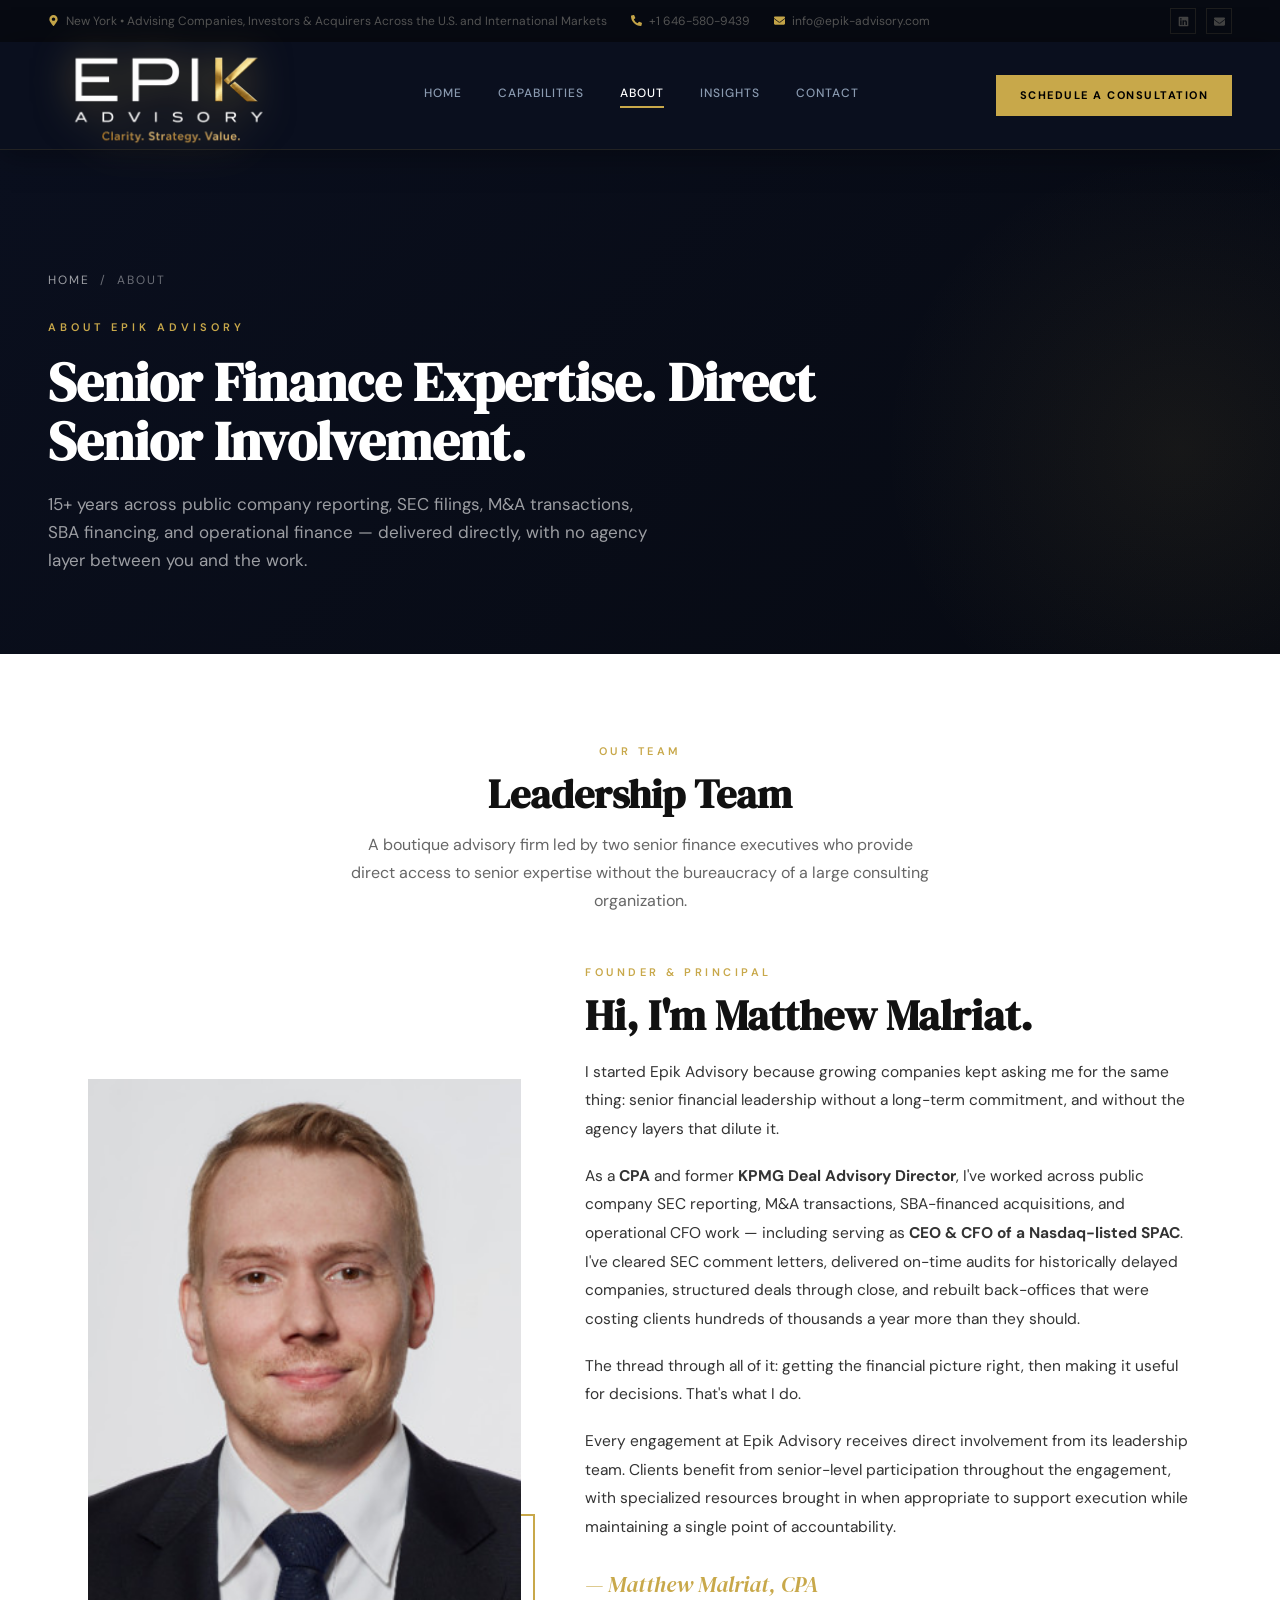
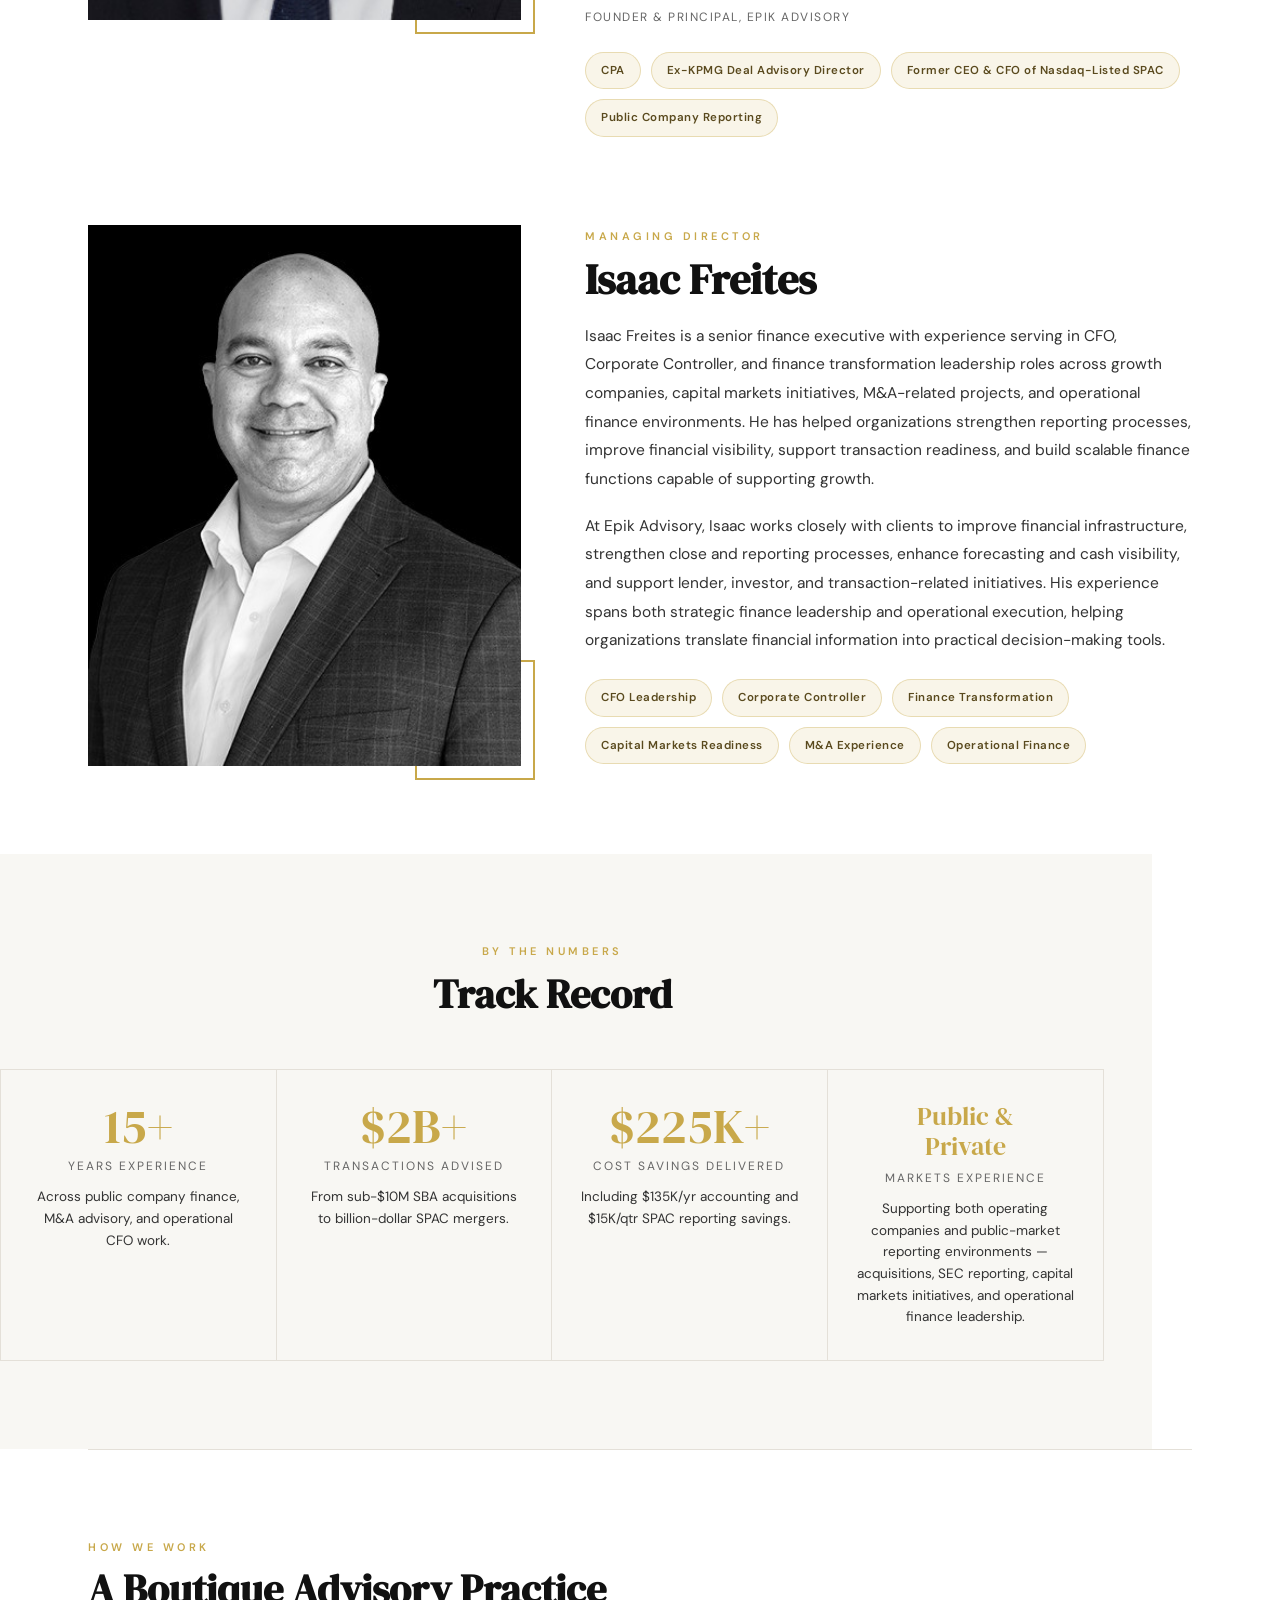
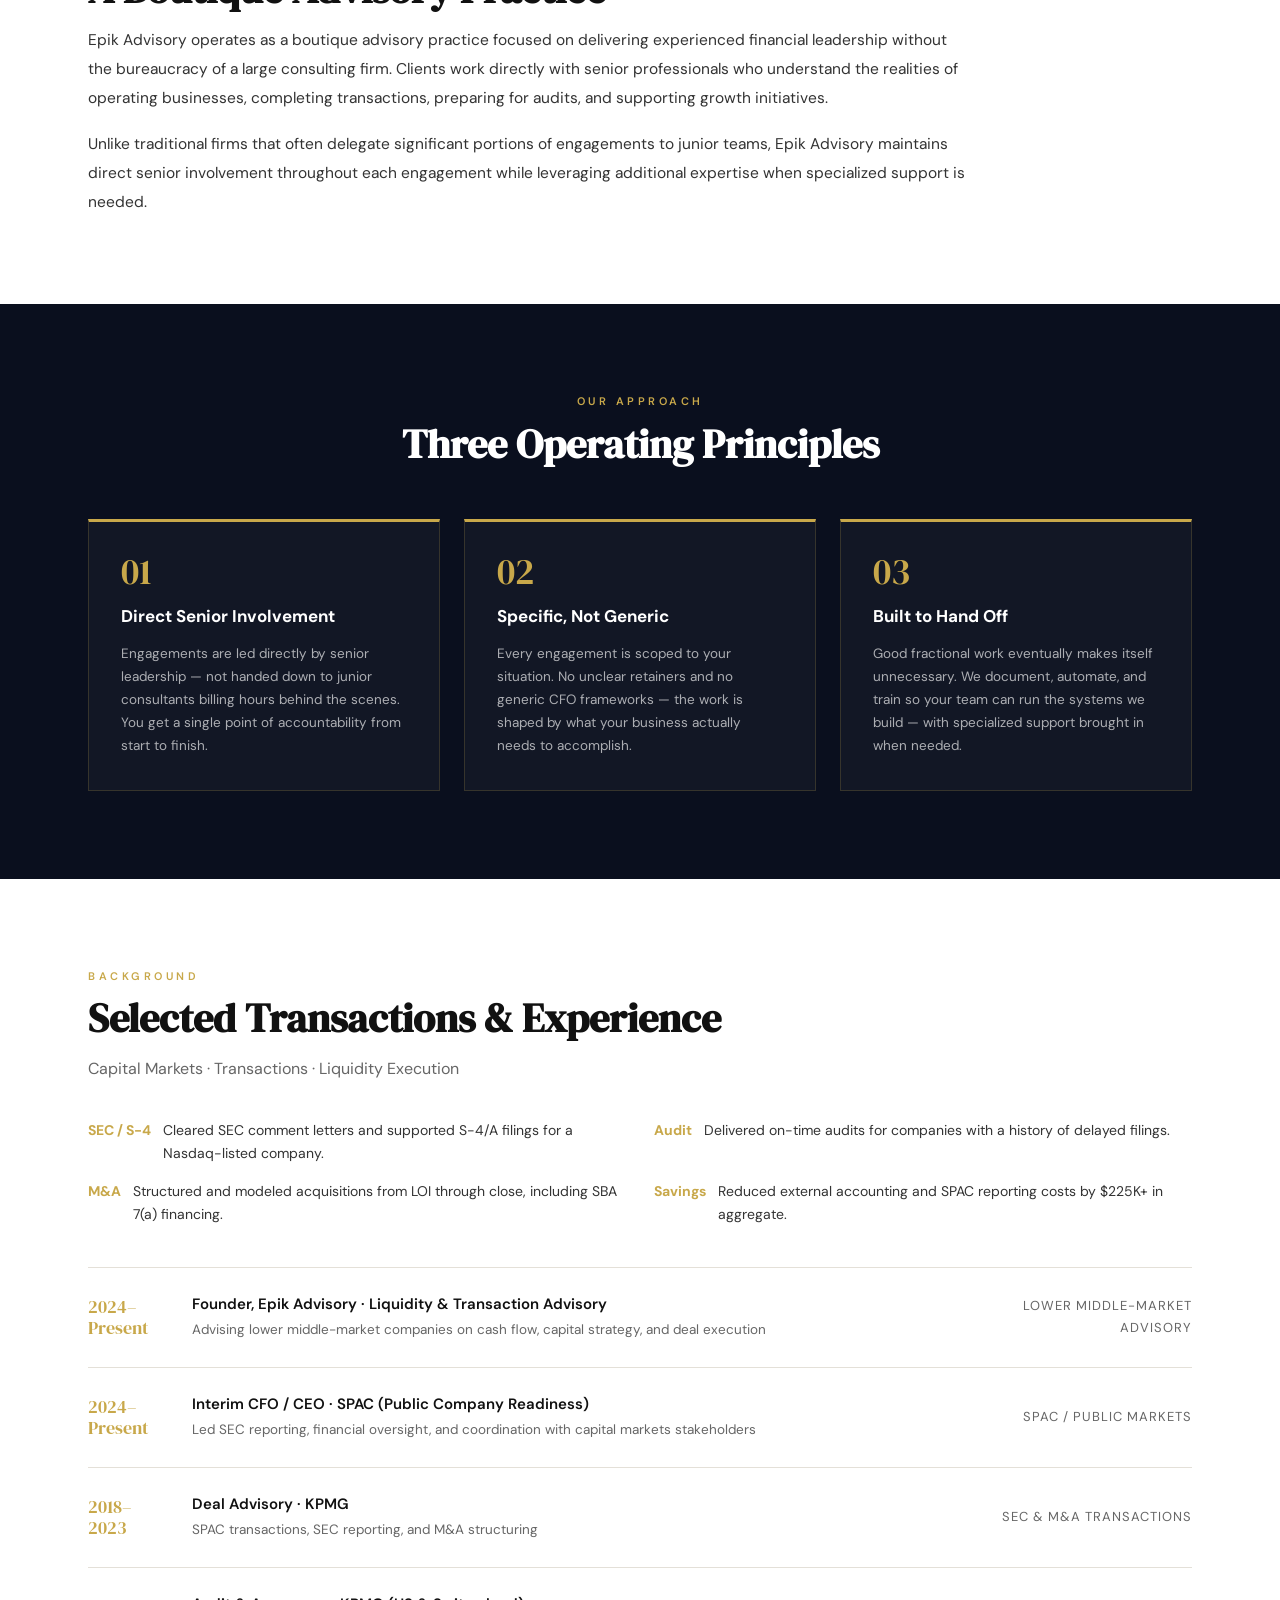
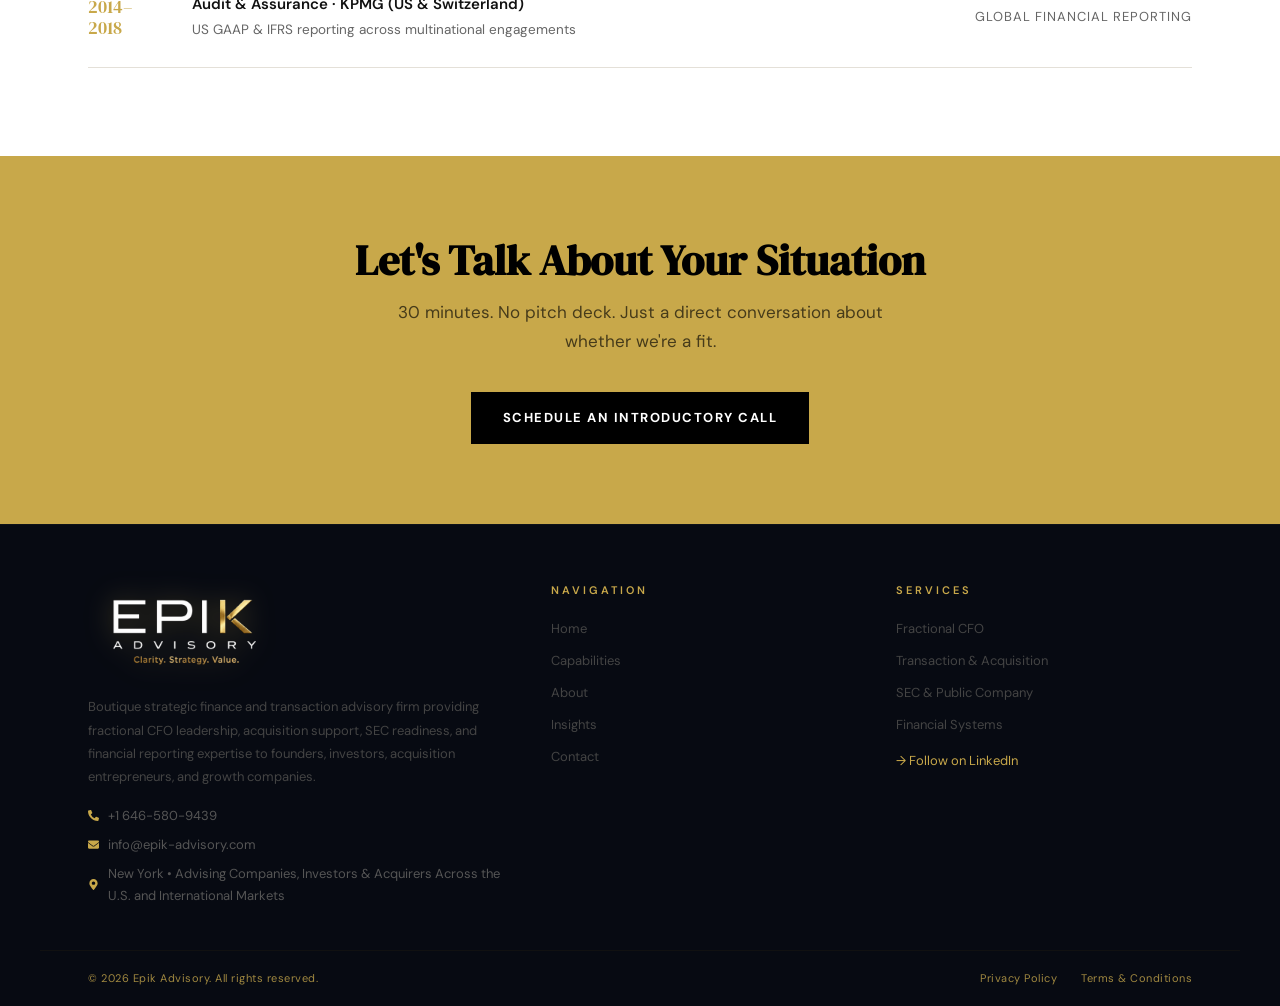
<file: about.html>
<!DOCTYPE html>
<html lang="en">
<head>
<meta charset="UTF-8"/>
<meta name="viewport" content="width=device-width, initial-scale=1"/>
<link rel="icon" type="image/png" sizes="32x32" href="uploads/favicon-32.png"/>
<link rel="icon" type="image/png" sizes="192x192" href="uploads/favicon-192.png"/>
<link rel="apple-touch-icon" href="uploads/favicon-192.png"/>
<meta property="og:image" content="uploads/og-share.png"/>
<title>About Matthew Malriat, CPA | Founder | Epik Advisory</title>
<meta name="description" content="Matthew Malriat, CPA — former KPMG Deal Advisory Director and former CEO & CFO of a Nasdaq-listed SPAC. 15+ years in public company finance, M&A, and SBA acquisitions."/>
<meta name="robots" content="index, follow"/>
<meta property="og:type" content="profile"/>
<meta property="og:url" content="https://epik-advisory.com/about.html"/>
<link rel="canonical" href="https://epik-advisory.com/about.html"/>
<link href="https://fonts.googleapis.com/css2?family=DM+Sans:wght@300;400;500;600;700&family=DM+Serif+Display&display=swap" rel="stylesheet"/>
<link rel="stylesheet" href="epik-shared.css"/>
<style>
.about-intro{display:grid;grid-template-columns:1fr 1.4fr;gap:64px;align-items:center}
.about-portrait{aspect-ratio:4/5;background-size:cover;background-position:center top;position:relative}
.about-portrait::after{content:'';position:absolute;bottom:-14px;right:-14px;width:120px;height:120px;border:2px solid var(--gold);z-index:-1}
.about-bio h2{font-family:var(--serif);font-size:42px;color:#111;line-height:1.15;margin-bottom:18px}
.about-bio p{font-size:15.5px;color:#333;line-height:1.85;margin-bottom:18px}
.about-sig{font-family:var(--serif);font-style:italic;font-size:22px;color:var(--gold);margin-top:24px}
.about-sig small{display:block;font-family:var(--font);font-style:normal;font-size:12px;color:var(--mid);letter-spacing:1.5px;text-transform:uppercase;margin-top:4px}
.cred-chips{display:flex;flex-wrap:wrap;gap:10px;margin-top:24px}
.cred-chip{font-size:11.5px;letter-spacing:.5px;font-weight:600;color:#5a4a1e;background:rgba(200,168,74,.12);border:1px solid rgba(200,168,74,.35);padding:8px 15px;border-radius:40px}
.tx-highlights{display:grid;grid-template-columns:1fr 1fr;gap:16px 28px;margin:36px 0 8px}
.tx{font-size:14px;color:#333;line-height:1.6;display:flex;gap:12px;align-items:flex-start}
.tx b{color:var(--gold);font-weight:700;white-space:nowrap}
@media(max-width:768px){.tx-highlights{grid-template-columns:1fr}}

.values{background:var(--navy);color:#fff;padding:88px 0}
.values .sec-title{color:#fff}
.values-grid{display:grid;grid-template-columns:repeat(3,1fr);gap:24px;margin-top:52px}
.value-card{background:rgba(255,255,255,.03);border:1px solid rgba(200,168,74,.2);border-top:3px solid var(--gold);padding:32px}
.value-num{font-family:var(--serif);font-size:36px;color:var(--gold);margin-bottom:12px;line-height:1}
.value-card h3{font-size:17px;font-weight:700;color:#fff;margin-bottom:12px}
.value-card p{font-size:13.5px;color:rgba(255,255,255,.65);line-height:1.7}

.experience-grid{display:grid;grid-template-columns:1fr 1fr 1fr 1fr;gap:0;margin-top:52px;border:1px solid var(--light)}
.exp-cell{padding:32px 28px;border-right:1px solid var(--light);text-align:center}
.exp-cell:last-child{border-right:none}
.exp-num{font-family:var(--serif);font-size:48px;color:var(--gold);line-height:1;margin-bottom:6px}
.exp-label{font-size:12px;color:var(--mid);letter-spacing:2px;text-transform:uppercase;margin-bottom:10px}
.exp-desc{font-size:13.5px;color:#333;line-height:1.6}

.creds-list{margin-top:42px;border-top:1px solid var(--light)}
.cred{display:grid;grid-template-columns:80px 1fr 220px;gap:24px;padding:24px 0;border-bottom:1px solid var(--light);align-items:center}
.cred-year{font-family:var(--serif);font-size:18px;color:var(--gold);line-height:1.2}
.cred-title{font-size:15px;font-weight:600;color:#111}
.cred-org{font-size:13px;color:var(--mid);text-align:right;letter-spacing:1px;text-transform:uppercase}

@media(max-width:900px){
  .about-intro{grid-template-columns:1fr;gap:32px}
  .about-portrait{aspect-ratio:1/1;max-width:380px}
  .values-grid,.experience-grid{grid-template-columns:1fr}  .exp-cell{border-right:none;border-bottom:1px solid var(--light)}
  .cred{grid-template-columns:60px 1fr;gap:14px}
  .cred-org{grid-column:1/-1;text-align:left;font-size:11px}
}
</style>
</head>
<body>

<script src="epik-header.js" data-active="about"></script>

<section class="page-hero">
  <div class="page-hero-inner">
    <div class="crumbs"><a href="index.html">Home</a> &nbsp;/&nbsp; About</div>
    <div class="eyebrow">About Epik Advisory</div>
    <h1>Senior Finance Expertise. Direct Senior Involvement.</h1>
    <p>15+ years across public company reporting, SEC filings, M&amp;A transactions, SBA financing, and operational finance — delivered directly, with no agency layer between you and the work.</p>
  </div>
</section>

<!-- LEADERSHIP TEAM -->
<div class="wrap">
  <div class="sec" style="padding-bottom:16px">
    <div class="fade-up" style="text-align:center"><div class="sec-label">Our Team</div><h2 class="sec-title">Leadership Team</h2><p class="sec-sub" style="margin:0 auto">A boutique advisory firm led by two senior finance executives who provide direct access to senior expertise without the bureaucracy of a large consulting organization.</p></div>
  </div>
</div>

<!-- MATTHEW -->
<div class="wrap">
  <div class="sec" style="padding-top:32px">
    <div class="about-intro">
      <div class="about-portrait fade-up" style="background-image:url('uploads/matthew-malriat.jpg')"></div>
      <div class="about-bio fade-up d1">
        <div class="sec-label">Founder &amp; Principal</div>
        <h2>Hi, I'm Matthew Malriat.</h2>
        <p>I started Epik Advisory because growing companies kept asking me for the same thing: senior financial leadership without a long-term commitment, and without the agency layers that dilute it.</p>
        <p>As a <strong>CPA</strong> and former <strong>KPMG Deal Advisory Director</strong>, I've worked across public company SEC reporting, M&amp;A transactions, SBA-financed acquisitions, and operational CFO work — including serving as <strong>CEO &amp; CFO of a Nasdaq-listed SPAC</strong>. I've cleared SEC comment letters, delivered on-time audits for historically delayed companies, structured deals through close, and rebuilt back-offices that were costing clients hundreds of thousands a year more than they should.</p>
        <p>The thread through all of it: getting the financial picture right, then making it useful for decisions. That's what I do.</p>
        <p>Every engagement at Epik Advisory receives direct involvement from its leadership team. Clients benefit from senior-level participation throughout the engagement, with specialized resources brought in when appropriate to support execution while maintaining a single point of accountability.</p>
        <div class="about-sig">— Matthew Malriat, CPA<small>Founder &amp; Principal, Epik Advisory</small></div>
        <div class="cred-chips"><span class="cred-chip">CPA</span><span class="cred-chip">Ex-KPMG Deal Advisory Director</span><span class="cred-chip">Former CEO &amp; CFO of Nasdaq-Listed SPAC</span><span class="cred-chip">Public Company Reporting</span></div>
      </div>
    </div>
  </div>
</div>

<!-- ISAAC -->
<div class="wrap">
  <div class="sec" style="padding-top:0">
    <div class="about-intro">
      <div class="about-portrait fade-up" style="background-image:url('uploads/isaac-freites.jpg')"></div>
      <div class="about-bio fade-up d1">
        <div class="sec-label">Managing Director</div>
        <h2>Isaac Freites</h2>
        <p>Isaac Freites is a senior finance executive with experience serving in CFO, Corporate Controller, and finance transformation leadership roles across growth companies, capital markets initiatives, M&amp;A-related projects, and operational finance environments. He has helped organizations strengthen reporting processes, improve financial visibility, support transaction readiness, and build scalable finance functions capable of supporting growth.</p>
        <p>At Epik Advisory, Isaac works closely with clients to improve financial infrastructure, strengthen close and reporting processes, enhance forecasting and cash visibility, and support lender, investor, and transaction-related initiatives. His experience spans both strategic finance leadership and operational execution, helping organizations translate financial information into practical decision-making tools.</p>
        <div class="cred-chips"><span class="cred-chip">CFO Leadership</span><span class="cred-chip">Corporate Controller</span><span class="cred-chip">Finance Transformation</span><span class="cred-chip">Capital Markets Readiness</span><span class="cred-chip">M&amp;A Experience</span><span class="cred-chip">Operational Finance</span></div>
      </div>
    </div>
  </div>
</div>

<!-- BY THE NUMBERS -->
<div class="wrap" style="background:var(--off);margin:0 -48px;padding:0 48px">
  <div class="sec">
    <div class="fade-up" style="text-align:center">
      <div class="sec-label">By the Numbers</div>
      <h2 class="sec-title">Track Record</h2>
    </div>
    <div class="experience-grid">
      <div class="exp-cell fade-up d1">
        <div class="exp-num">15+</div>
        <div class="exp-label">Years Experience</div>
        <div class="exp-desc">Across public company finance, M&amp;A advisory, and operational CFO work.</div>
      </div>
      <div class="exp-cell fade-up d2">
        <div class="exp-num">$2B+</div>
        <div class="exp-label">Transactions Advised</div>
        <div class="exp-desc">From sub-$10M SBA acquisitions to billion-dollar SPAC mergers.</div>
      </div>
      <div class="exp-cell fade-up d3">
        <div class="exp-num">$225K+</div>
        <div class="exp-label">Cost Savings Delivered</div>
        <div class="exp-desc">Including $135K/yr accounting and $15K/qtr SPAC reporting savings.</div>
      </div>
      <div class="exp-cell fade-up d4">
        <div class="exp-num" style="font-size:26px;line-height:1.15">Public &amp;<br/>Private</div>
        <div class="exp-label">Markets Experience</div>
        <div class="exp-desc">Supporting both operating companies and public-market reporting environments — acquisitions, SEC reporting, capital markets initiatives, and operational finance leadership.</div>
      </div>
    </div>
  </div>
</div>

<!-- HOW WE WORK -->
<div class="wrap"><div class="sec" style="border-top:1px solid var(--light)">
  <div class="fade-up"><div class="sec-label">How We Work</div><h2 class="sec-title">A Boutique Advisory Practice</h2></div>
  <div class="fade-up d1" style="max-width:880px">
    <p style="font-size:15.5px;color:#333;line-height:1.85;margin-bottom:18px">Epik Advisory operates as a boutique advisory practice focused on delivering experienced financial leadership without the bureaucracy of a large consulting firm. Clients work directly with senior professionals who understand the realities of operating businesses, completing transactions, preparing for audits, and supporting growth initiatives.</p>
    <p style="font-size:15.5px;color:#333;line-height:1.85">Unlike traditional firms that often delegate significant portions of engagements to junior teams, Epik Advisory maintains direct senior involvement throughout each engagement while leveraging additional expertise when specialized support is needed.</p>
  </div>
</div></div>

<!-- VALUES -->
<div class="values">
  <div class="wrap">
    <div class="fade-up" style="text-align:center">
      <div class="sec-label">Our Approach</div>
      <h2 class="sec-title">Three Operating Principles</h2>
    </div>
    <div class="values-grid">
      <div class="value-card fade-up d1">
        <div class="value-num">01</div>
        <h3>Direct Senior Involvement</h3>
        <p>Engagements are led directly by senior leadership — not handed down to junior consultants billing hours behind the scenes. You get a single point of accountability from start to finish.</p>
      </div>
      <div class="value-card fade-up d2">
        <div class="value-num">02</div>
        <h3>Specific, Not Generic</h3>
        <p>Every engagement is scoped to your situation. No unclear retainers and no generic CFO frameworks — the work is shaped by what your business actually needs to accomplish.</p>
      </div>
      <div class="value-card fade-up d3">
        <div class="value-num">03</div>
        <h3>Built to Hand Off</h3>
        <p>Good fractional work eventually makes itself unnecessary. We document, automate, and train so your team can run the systems we build — with specialized support brought in when needed.</p>
      </div>
    </div>
  </div>
</div>

<!-- BACKGROUND -->
<div class="wrap">
  <div class="sec">
    <div class="fade-up">
      <div class="sec-label">Background</div>
      <h2 class="sec-title">Selected Transactions &amp; Experience</h2>
      <p class="sec-sub">Capital Markets · Transactions · Liquidity Execution</p>
    </div>
    <div class="tx-highlights fade-up">
      <div class="tx"><b>SEC / S-4</b><span>Cleared SEC comment letters and supported S-4/A filings for a Nasdaq-listed company.</span></div>
      <div class="tx"><b>Audit</b><span>Delivered on-time audits for companies with a history of delayed filings.</span></div>
      <div class="tx"><b>M&amp;A</b><span>Structured and modeled acquisitions from LOI through close, including SBA 7(a) financing.</span></div>
      <div class="tx"><b>Savings</b><span>Reduced external accounting and SPAC reporting costs by $225K+ in aggregate.</span></div>
    </div>
    <div class="creds-list">
      <div class="cred fade-up d1">
        <div class="cred-year">2024–<br/>Present</div>
        <div class="cred-title">Founder, Epik Advisory · Liquidity &amp; Transaction Advisory<br/><span style="font-weight:400;color:#666;font-size:13.5px">Advising lower middle-market companies on cash flow, capital strategy, and deal execution</span></div>
        <div class="cred-org">Lower Middle-Market Advisory</div>
      </div>
      <div class="cred fade-up d2">
        <div class="cred-year">2024–<br/>Present</div>
        <div class="cred-title">Interim CFO / CEO · SPAC (Public Company Readiness)<br/><span style="font-weight:400;color:#666;font-size:13.5px">Led SEC reporting, financial oversight, and coordination with capital markets stakeholders</span></div>
        <div class="cred-org">SPAC / Public Markets</div>
      </div>
      <div class="cred fade-up d3">
        <div class="cred-year">2018–<br/>2023</div>
        <div class="cred-title">Deal Advisory · KPMG<br/><span style="font-weight:400;color:#666;font-size:13.5px">SPAC transactions, SEC reporting, and M&amp;A structuring</span></div>
        <div class="cred-org">SEC &amp; M&amp;A Transactions</div>
      </div>
      <div class="cred fade-up d4">
        <div class="cred-year">2014–<br/>2018</div>
        <div class="cred-title">Audit &amp; Assurance · KPMG (US &amp; Switzerland)<br/><span style="font-weight:400;color:#666;font-size:13.5px">US GAAP &amp; IFRS reporting across multinational engagements</span></div>
        <div class="cred-org">Global Financial Reporting</div>
      </div>
    </div>
  </div>
</div>

<!-- CTA -->
<div class="cta-section">
  <h2>Let's Talk About Your Situation</h2>
  <p>30 minutes. No pitch deck. Just a direct conversation about whether we're a fit.</p>
  <a href="contact.html" class="btn-dark">Schedule an Introductory Call</a>
</div>

<script src="epik-footer.js"></script>
</body>
</html>
</file>
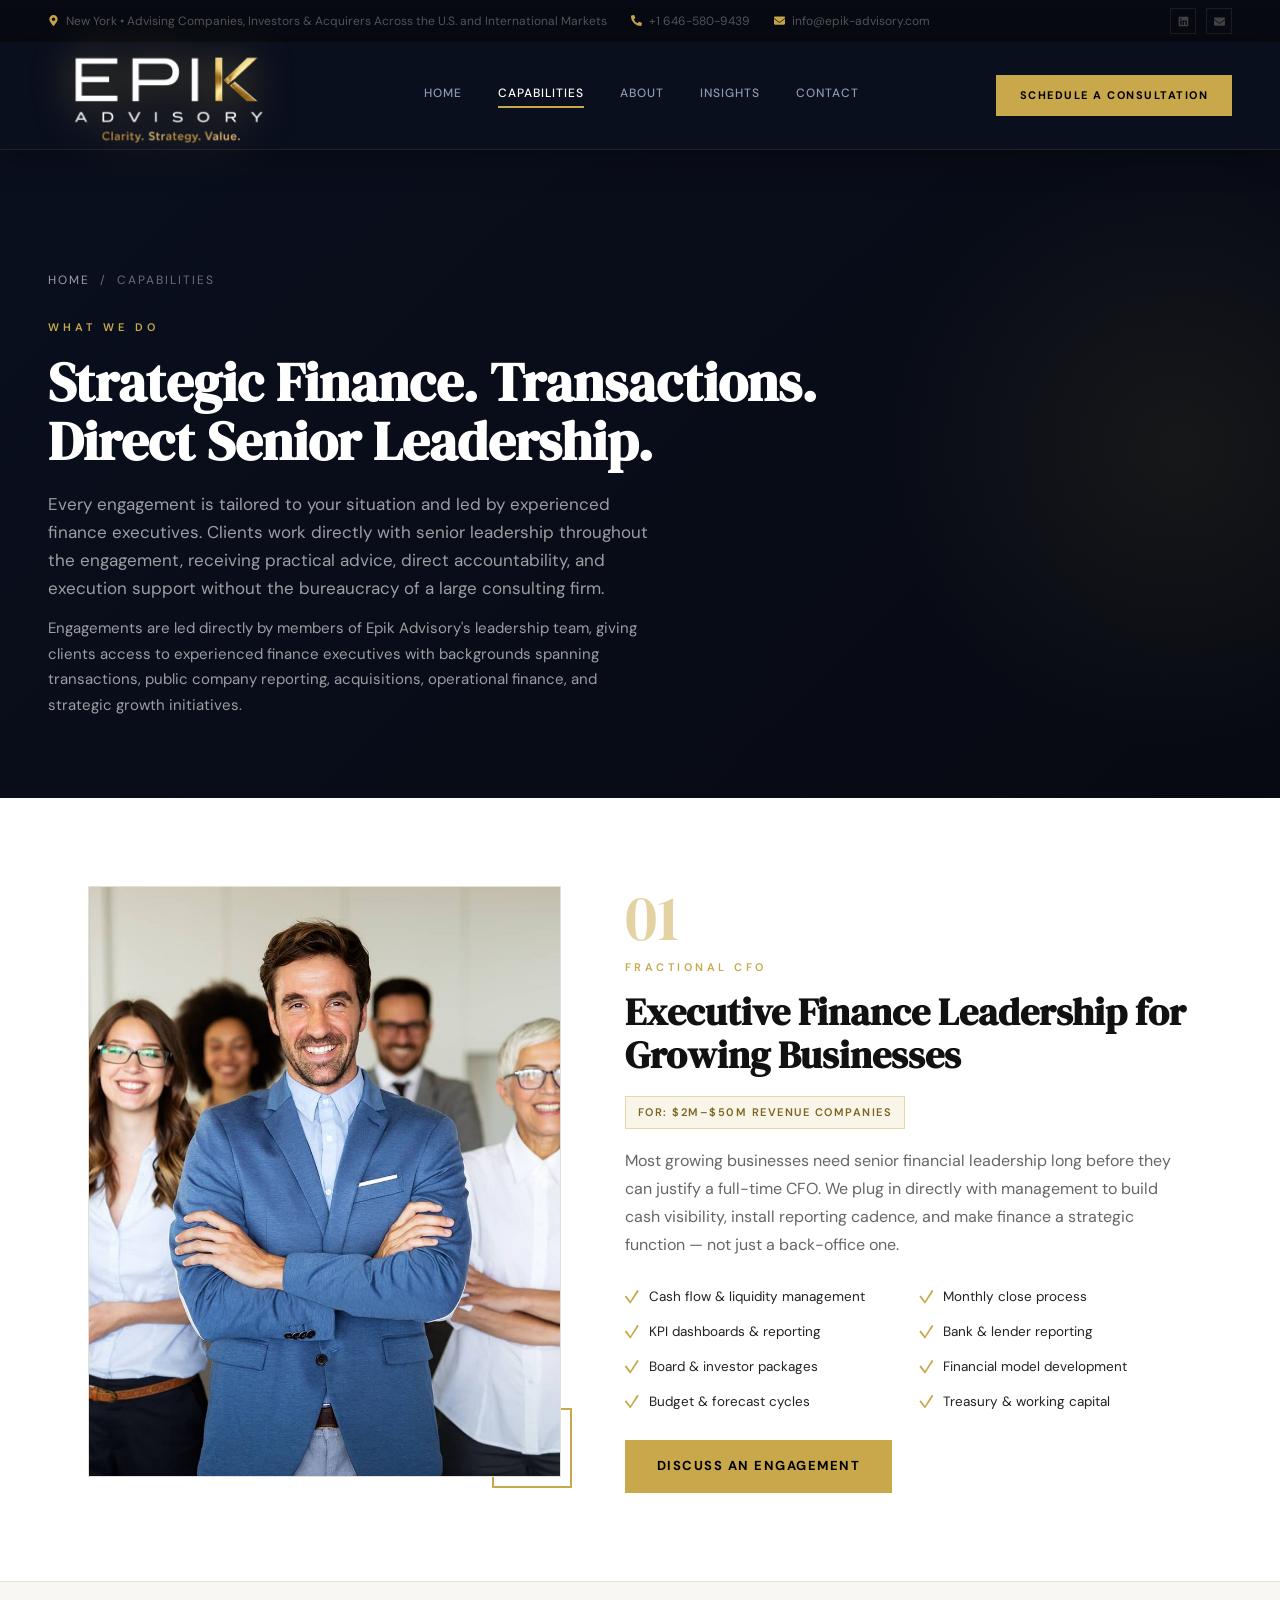
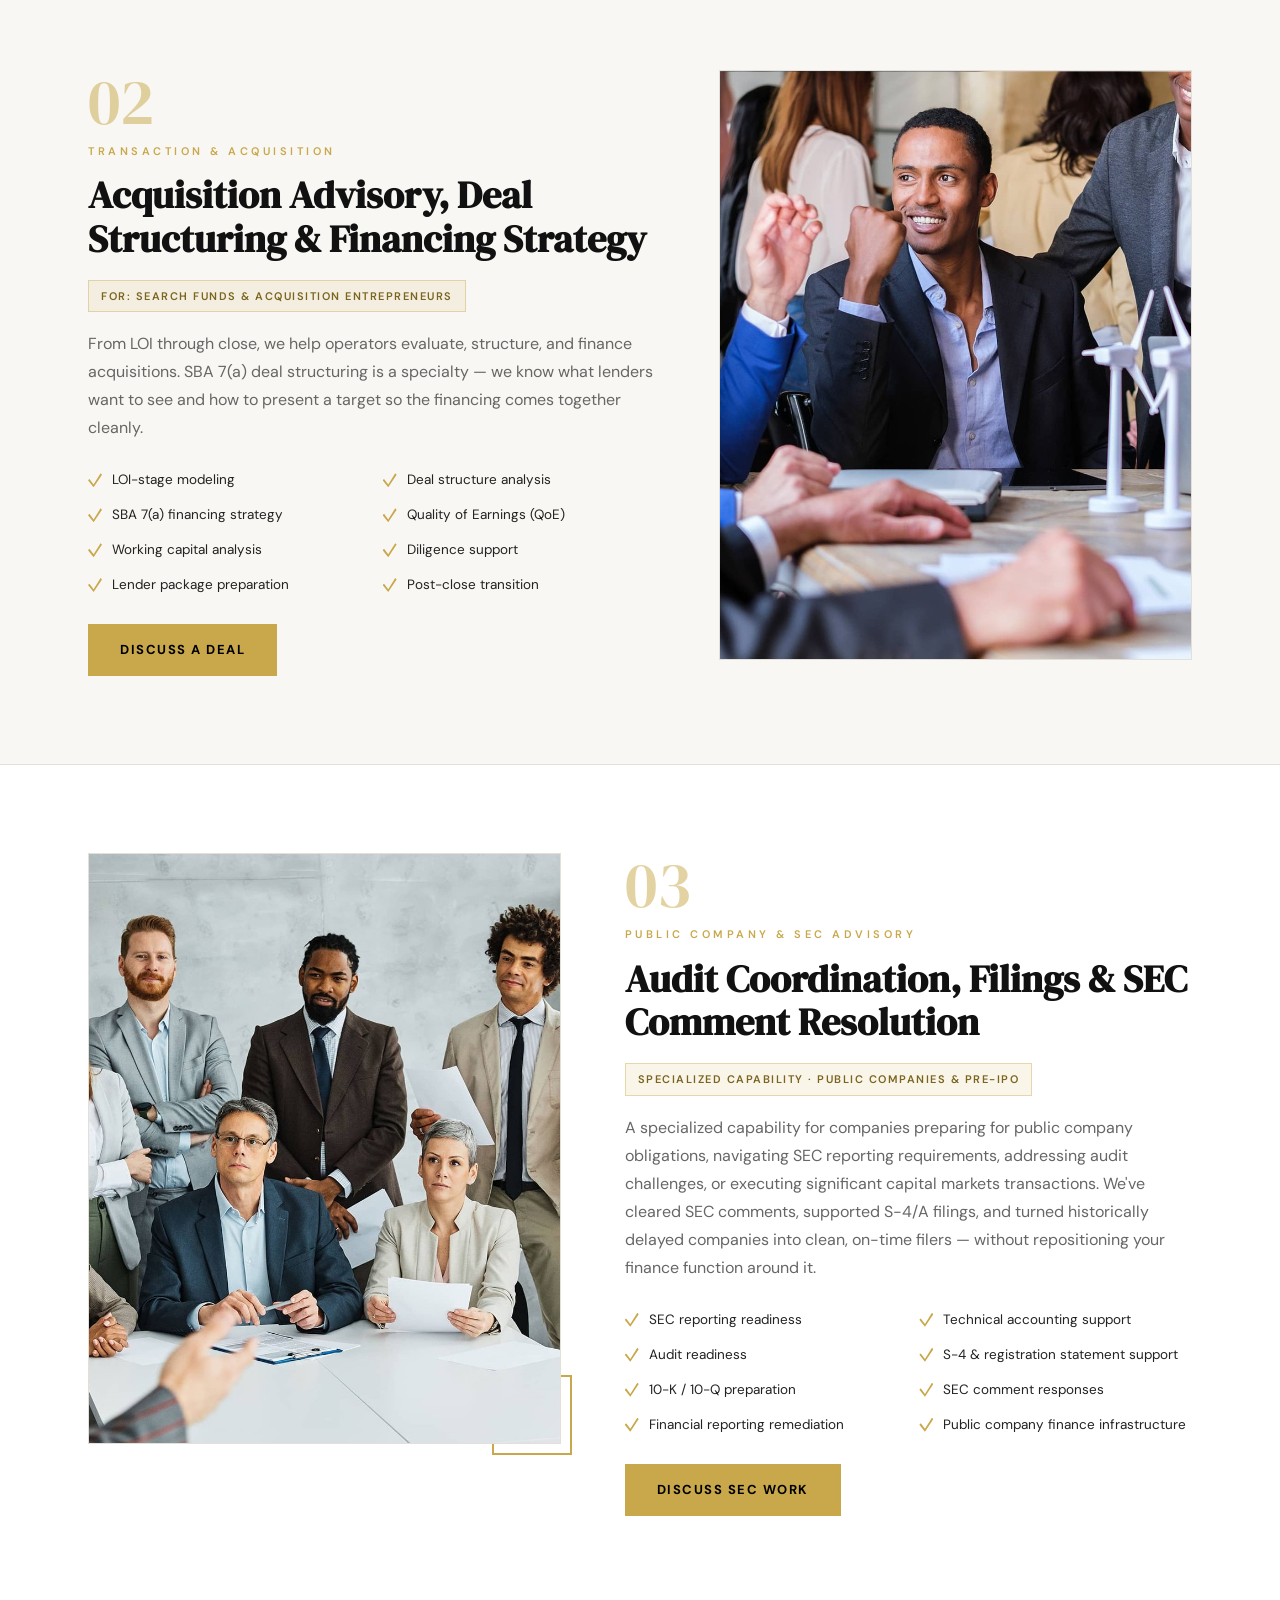
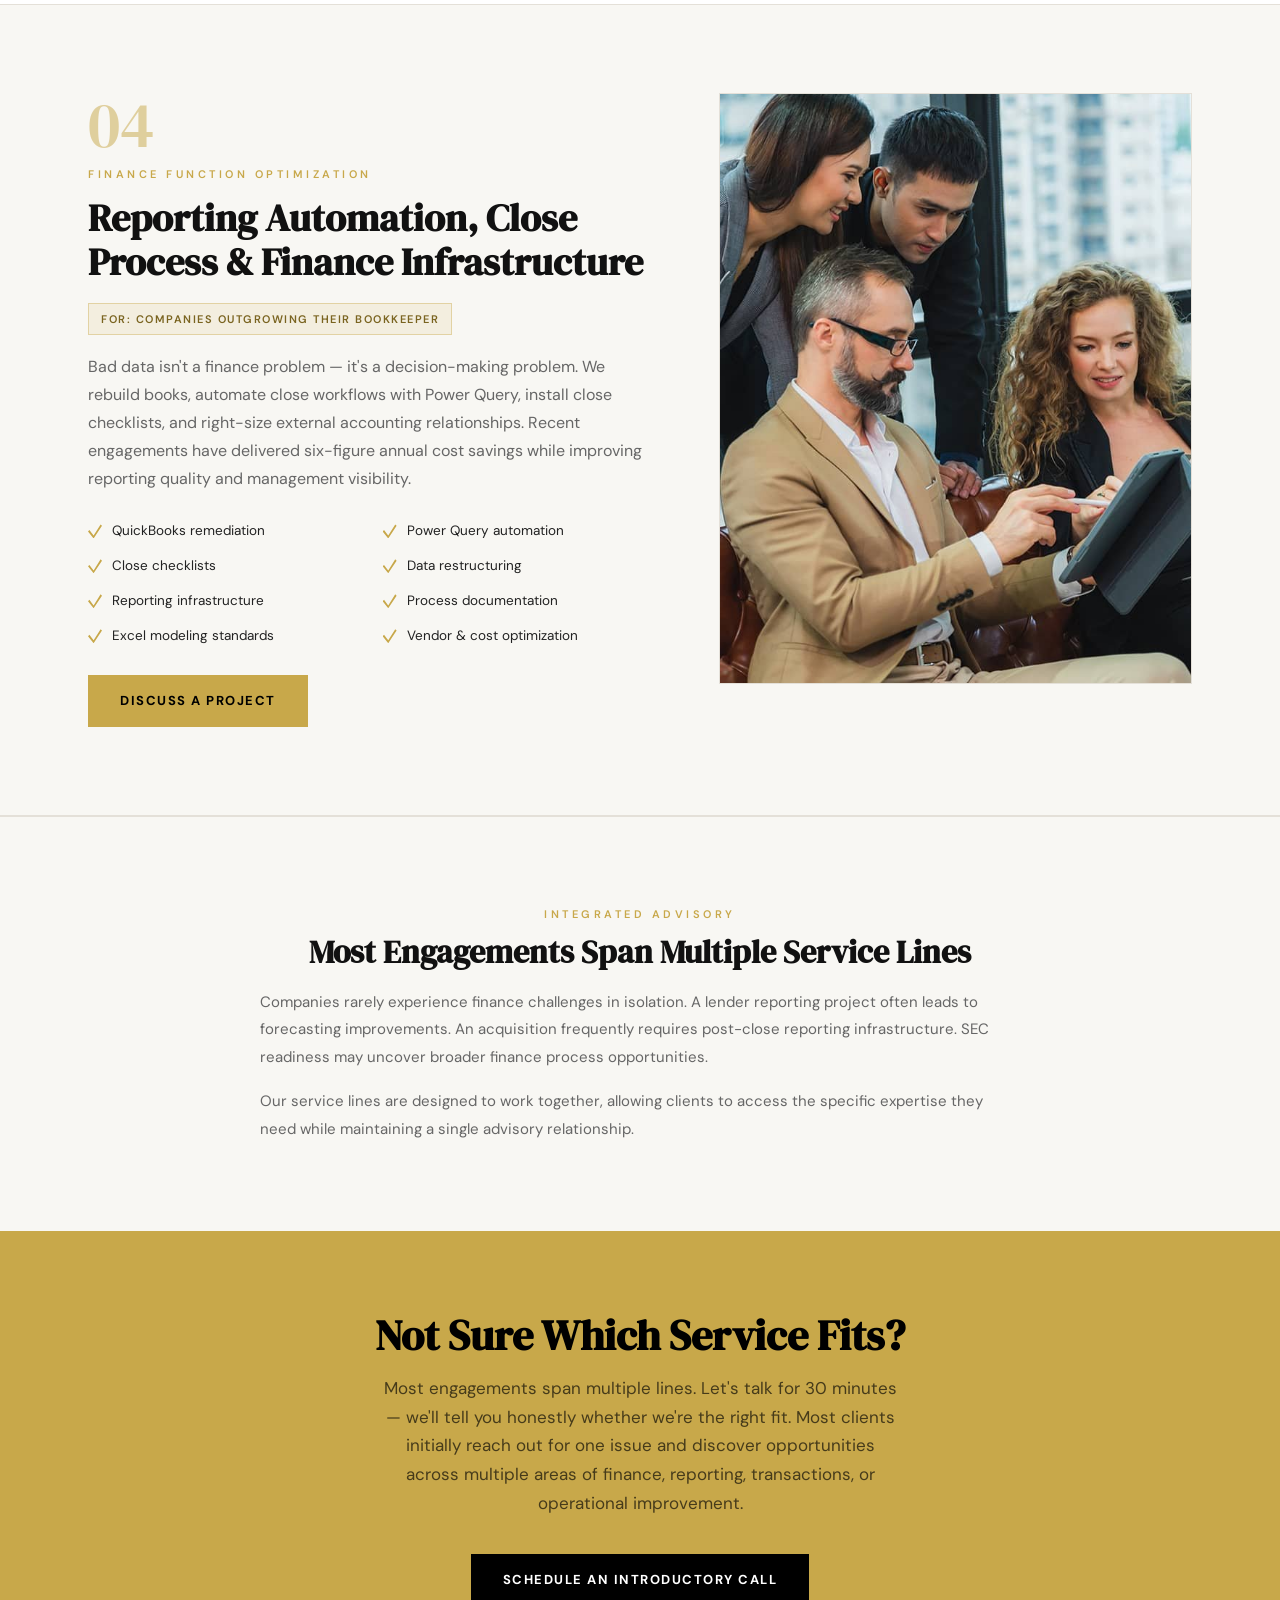
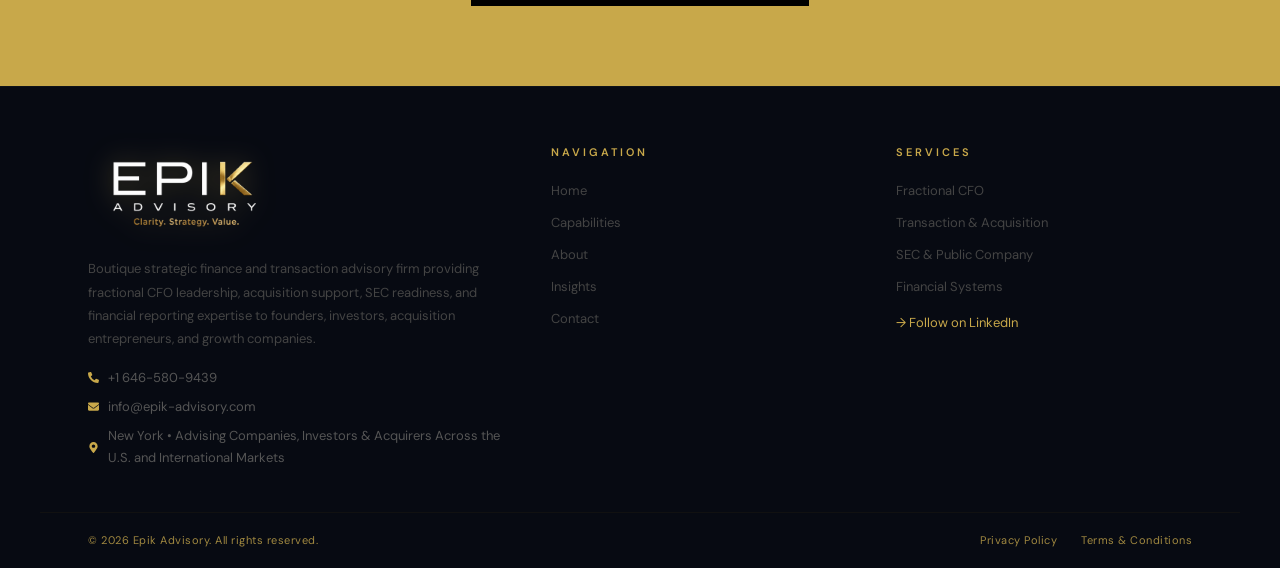
<file: capabilities.html>
<!DOCTYPE html>
<html lang="en">
<head>
<meta charset="UTF-8"/>
<meta name="viewport" content="width=device-width, initial-scale=1"/>
<link rel="icon" type="image/png" sizes="32x32" href="uploads/favicon-32.png"/>
<link rel="icon" type="image/png" sizes="192x192" href="uploads/favicon-192.png"/>
<link rel="apple-touch-icon" href="uploads/favicon-192.png"/>
<meta property="og:image" content="uploads/og-share.png"/>
<title>Capabilities | Fractional CFO, Transaction Advisory & SEC Readiness | Epik Advisory</title>
<meta name="description" content="Fractional CFO, transaction and acquisition advisory, finance function optimization, and specialized public company & SEC advisory for growth companies and acquirers."/>
<meta name="robots" content="index, follow"/>
<meta property="og:type" content="website"/>
<meta property="og:url" content="https://epik-advisory.com/capabilities.html"/>
<link rel="canonical" href="https://epik-advisory.com/capabilities.html"/>
<link href="https://fonts.googleapis.com/css2?family=DM+Sans:wght@300;400;500;600;700&family=DM+Serif+Display&display=swap" rel="stylesheet"/>
<link rel="stylesheet" href="epik-shared.css"/>
<style>
.cap-block{padding:88px 0;border-bottom:1px solid var(--light)}
.cap-block:nth-child(even){background:var(--off)}
.cap-grid{display:grid;grid-template-columns:1fr 1.2fr;gap:64px;align-items:start}
.cap-img{position:relative;aspect-ratio:4/5;background-size:cover;background-position:center;border:1px solid var(--light)}
.cap-img::after{content:'';position:absolute;bottom:-12px;right:-12px;width:80px;height:80px;border:2px solid var(--gold);z-index:-1}
.cap-num{font-family:var(--serif);font-size:64px;color:var(--gold);line-height:1;opacity:.5;margin-bottom:8px}
.cap-eyebrow{font-size:11px;letter-spacing:3.5px;color:var(--gold);text-transform:uppercase;font-weight:600;margin-bottom:14px}
.cap-block h2{font-family:var(--serif);font-size:38px;color:#111;line-height:1.15;margin-bottom:18px}
.cap-block .lede{font-size:16px;color:var(--mid);line-height:1.75;margin-bottom:28px}
.cap-list{display:grid;grid-template-columns:1fr 1fr;gap:14px 22px;margin-bottom:28px}
.cap-list li{list-style:none;font-size:13.5px;color:#222;display:flex;align-items:flex-start;gap:10px;line-height:1.55}
.cap-list li::before{content:'';width:14px;height:14px;background:var(--gold);flex-shrink:0;margin-top:3px;clip-path:polygon(0 50%,40% 100%,100% 10%,90% 0,40% 80%,10% 40%)}
.who-tag{display:inline-block;background:rgba(200,168,74,.12);border:1px solid rgba(200,168,74,.4);color:#7a6420;font-size:11px;letter-spacing:1.5px;text-transform:uppercase;padding:6px 12px;font-weight:600;margin-bottom:18px}
@media(max-width:900px){
  .cap-grid{grid-template-columns:1fr;gap:32px}
  .cap-list{grid-template-columns:1fr}
  .cap-block h2{font-size:28px}
}
</style>
</head>
<body>

<script src="epik-header.js" data-active="capabilities"></script>

<section class="page-hero">
  <div class="page-hero-inner">
    <div class="crumbs"><a href="index.html">Home</a> &nbsp;/&nbsp; Capabilities</div>
    <div class="eyebrow">What We Do</div>
    <h1>Strategic Finance. Transactions. Direct Senior Leadership.</h1>
    <p>Every engagement is tailored to your situation and led by experienced finance executives. Clients work directly with senior leadership throughout the engagement, receiving practical advice, direct accountability, and execution support without the bureaucracy of a large consulting firm.</p>
    <p style="font-size:15px;color:rgba(255,255,255,.6);line-height:1.7;margin-top:14px">Engagements are led directly by members of Epik Advisory's leadership team, giving clients access to experienced finance executives with backgrounds spanning transactions, public company reporting, acquisitions, operational finance, and strategic growth initiatives.</p>
  </div>
</section>

<!-- 01 FRACTIONAL CFO -->
<section id="cfo" class="cap-block">
  <div class="wrap">
    <div class="cap-grid">
      <div class="cap-img fade-up" style="background-image:url('uploads/cap-cfo.jpg')"></div>
      <div class="fade-up d1">
        <div class="cap-num">01</div>
        <div class="cap-eyebrow">Fractional CFO</div>
        <h2>Executive Finance Leadership for Growing Businesses</h2>
        <span class="who-tag">For: $2M–$50M Revenue Companies</span>
        <p class="lede">Most growing businesses need senior financial leadership long before they can justify a full-time CFO. We plug in directly with management to build cash visibility, install reporting cadence, and make finance a strategic function — not just a back-office one.</p>
        <ul class="cap-list">
          <li>Cash flow &amp; liquidity management</li>
          <li>Monthly close process</li>
          <li>KPI dashboards &amp; reporting</li>
          <li>Bank &amp; lender reporting</li>
          <li>Board &amp; investor packages</li>
          <li>Financial model development</li>
          <li>Budget &amp; forecast cycles</li>
          <li>Treasury &amp; working capital</li>
        </ul>
        <a href="contact.html" class="btn-gold">Discuss an Engagement</a>
      </div>
    </div>
  </div>
</section>

<!-- 02 TRANSACTION -->
<section id="transaction" class="cap-block">
  <div class="wrap">
    <div class="cap-grid" style="grid-template-columns:1.2fr 1fr">
      <div class="fade-up">
        <div class="cap-num">02</div>
        <div class="cap-eyebrow">Transaction &amp; Acquisition</div>
        <h2>Acquisition Advisory, Deal Structuring &amp; Financing Strategy</h2>
        <span class="who-tag">For: Search Funds &amp; Acquisition Entrepreneurs</span>
        <p class="lede">From LOI through close, we help operators evaluate, structure, and finance acquisitions. SBA 7(a) deal structuring is a specialty — we know what lenders want to see and how to present a target so the financing comes together cleanly.</p>
        <ul class="cap-list">
          <li>LOI-stage modeling</li>
          <li>Deal structure analysis</li>
          <li>SBA 7(a) financing strategy</li>
          <li>Quality of Earnings (QoE)</li>
          <li>Working capital analysis</li>
          <li>Diligence support</li>
          <li>Lender package preparation</li>
          <li>Post-close transition</li>
        </ul>
        <a href="contact.html" class="btn-gold">Discuss a Deal</a>
      </div>
      <div class="cap-img fade-up d1" style="background-image:url('uploads/cap-transaction.jpg')"></div>
    </div>
  </div>
</section>

<!-- 03 SEC -->
<section id="sec" class="cap-block">
  <div class="wrap">
    <div class="cap-grid">
      <div class="cap-img fade-up" style="background-image:url('uploads/cap-sec.jpg')"></div>
      <div class="fade-up d1">
        <div class="cap-num">03</div>
        <div class="cap-eyebrow">Public Company &amp; SEC Advisory</div>
        <h2>Audit Coordination, Filings &amp; SEC Comment Resolution</h2>
        <span class="who-tag">Specialized Capability · Public Companies &amp; Pre-IPO</span>
        <p class="lede">A specialized capability for companies preparing for public company obligations, navigating SEC reporting requirements, addressing audit challenges, or executing significant capital markets transactions. We've cleared SEC comments, supported S-4/A filings, and turned historically delayed companies into clean, on-time filers — without repositioning your finance function around it.</p>
        <ul class="cap-list">
          <li>SEC reporting readiness</li>
          <li>Technical accounting support</li>
          <li>Audit readiness</li>
          <li>S-4 &amp; registration statement support</li>
          <li>10-K / 10-Q preparation</li>
          <li>SEC comment responses</li>
          <li>Financial reporting remediation</li>
          <li>Public company finance infrastructure</li>
        </ul>
        <a href="contact.html" class="btn-gold">Discuss SEC Work</a>
      </div>
    </div>
  </div>
</section>

<!-- 04 SYSTEMS -->
<section id="systems" class="cap-block">
  <div class="wrap">
    <div class="cap-grid" style="grid-template-columns:1.2fr 1fr">
      <div class="fade-up">
        <div class="cap-num">04</div>
        <div class="cap-eyebrow">Finance Function Optimization</div>
        <h2>Reporting Automation, Close Process &amp; Finance Infrastructure</h2>
        <span class="who-tag">For: Companies Outgrowing Their Bookkeeper</span>
        <p class="lede">Bad data isn't a finance problem — it's a decision-making problem. We rebuild books, automate close workflows with Power Query, install close checklists, and right-size external accounting relationships. Recent engagements have delivered six-figure annual cost savings while improving reporting quality and management visibility.</p>
        <ul class="cap-list">
          <li>QuickBooks remediation</li>
          <li>Power Query automation</li>
          <li>Close checklists</li>
          <li>Data restructuring</li>
          <li>Reporting infrastructure</li>
          <li>Process documentation</li>
          <li>Excel modeling standards</li>
          <li>Vendor &amp; cost optimization</li>
        </ul>
        <a href="contact.html" class="btn-gold">Discuss a Project</a>
      </div>
      <div class="cap-img fade-up d1" style="background-image:url('uploads/cap-crossborder.jpg')"></div>
    </div>
  </div>
</section>

<!-- CTA -->
<div style="background:var(--off);border-top:1px solid var(--light)"><div class="wrap"><div class="sec" style="text-align:center">
  <div class="fade-up"><div class="sec-label">Integrated Advisory</div><h2 class="sec-title" style="font-size:32px">Most Engagements Span Multiple Service Lines</h2></div>
  <div class="fade-up d1" style="max-width:760px;margin:18px auto 0;text-align:left">
    <p style="font-size:15px;color:var(--mid);line-height:1.85;margin-bottom:16px">Companies rarely experience finance challenges in isolation. A lender reporting project often leads to forecasting improvements. An acquisition frequently requires post-close reporting infrastructure. SEC readiness may uncover broader finance process opportunities.</p>
    <p style="font-size:15px;color:var(--mid);line-height:1.85">Our service lines are designed to work together, allowing clients to access the specific expertise they need while maintaining a single advisory relationship.</p>
  </div>
</div></div></div>

<div class="cta-section">
  <h2>Not Sure Which Service Fits?</h2>
  <p>Most engagements span multiple lines. Let's talk for 30 minutes — we'll tell you honestly whether we're the right fit. Most clients initially reach out for one issue and discover opportunities across multiple areas of finance, reporting, transactions, or operational improvement.</p>
  <a href="contact.html" class="btn-dark">Schedule an Introductory Call</a>
</div>

<script src="epik-footer.js"></script>
</body>
</html>
</file>
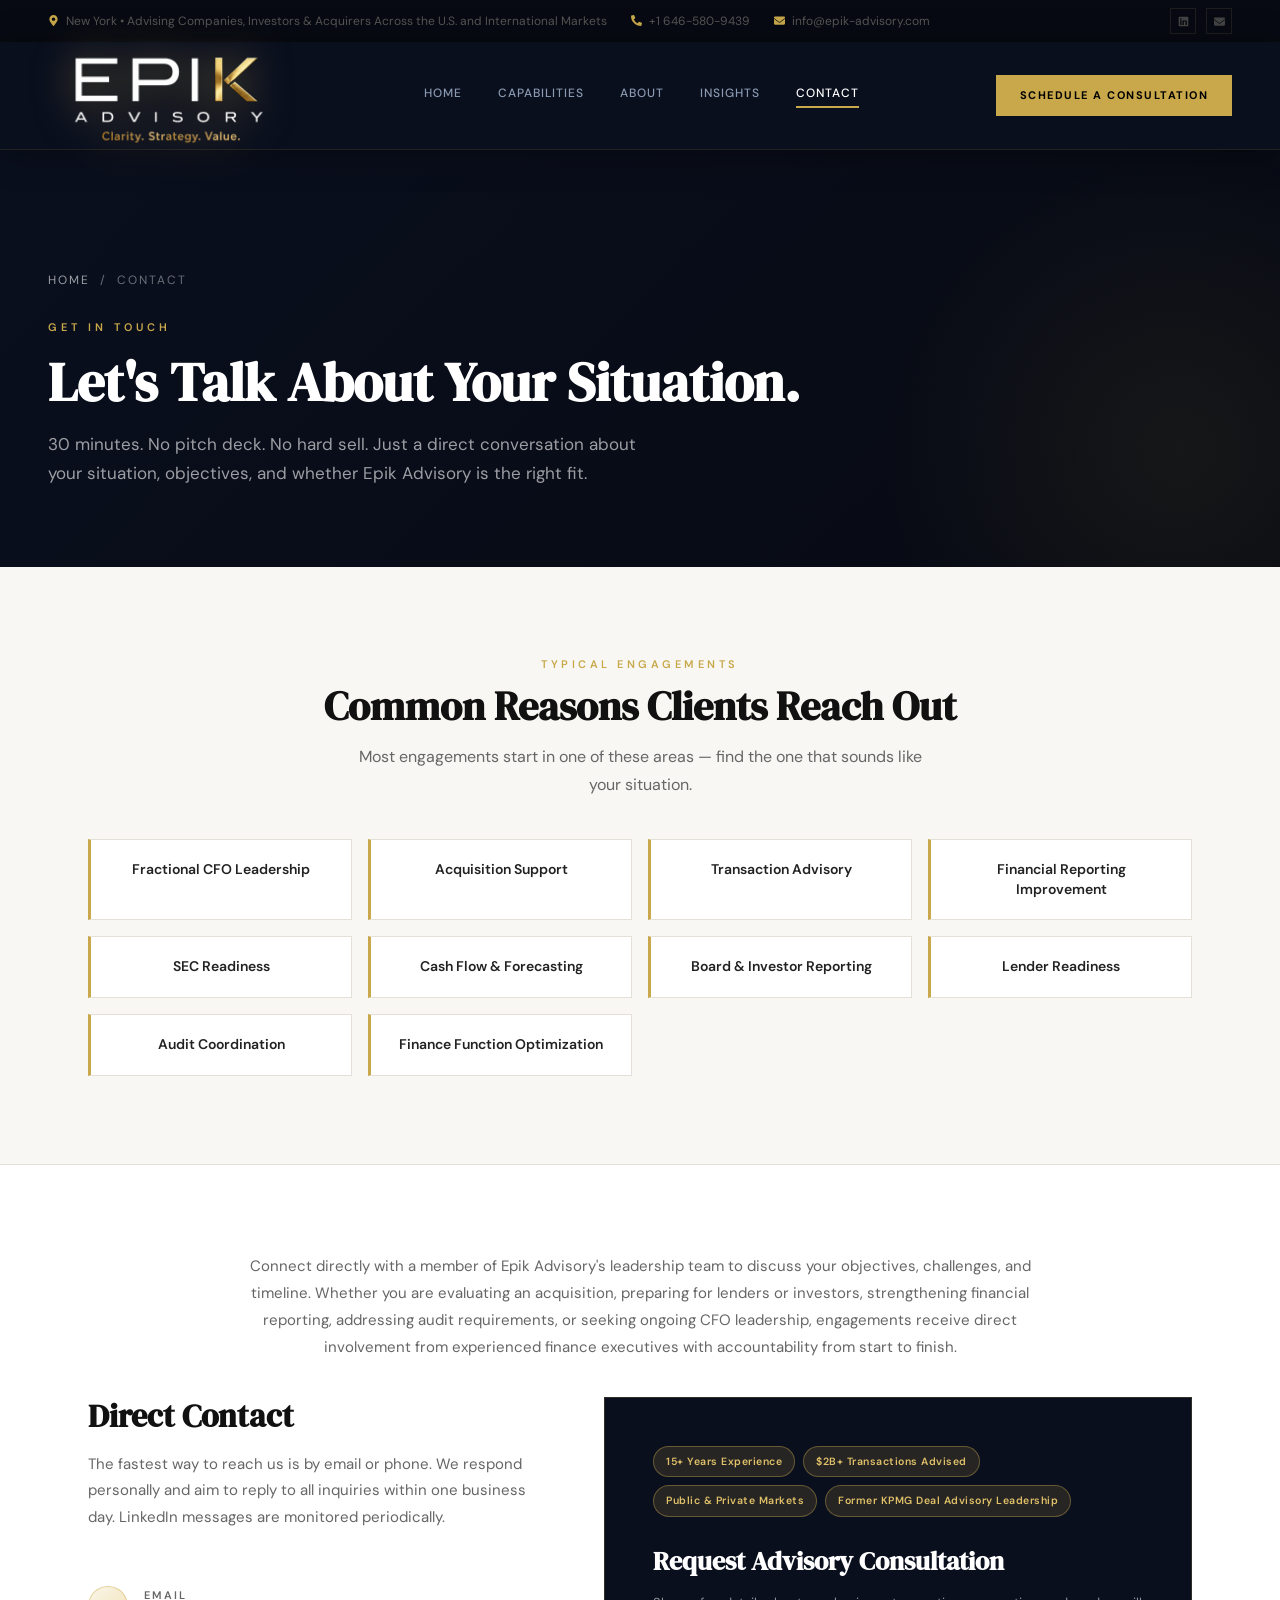
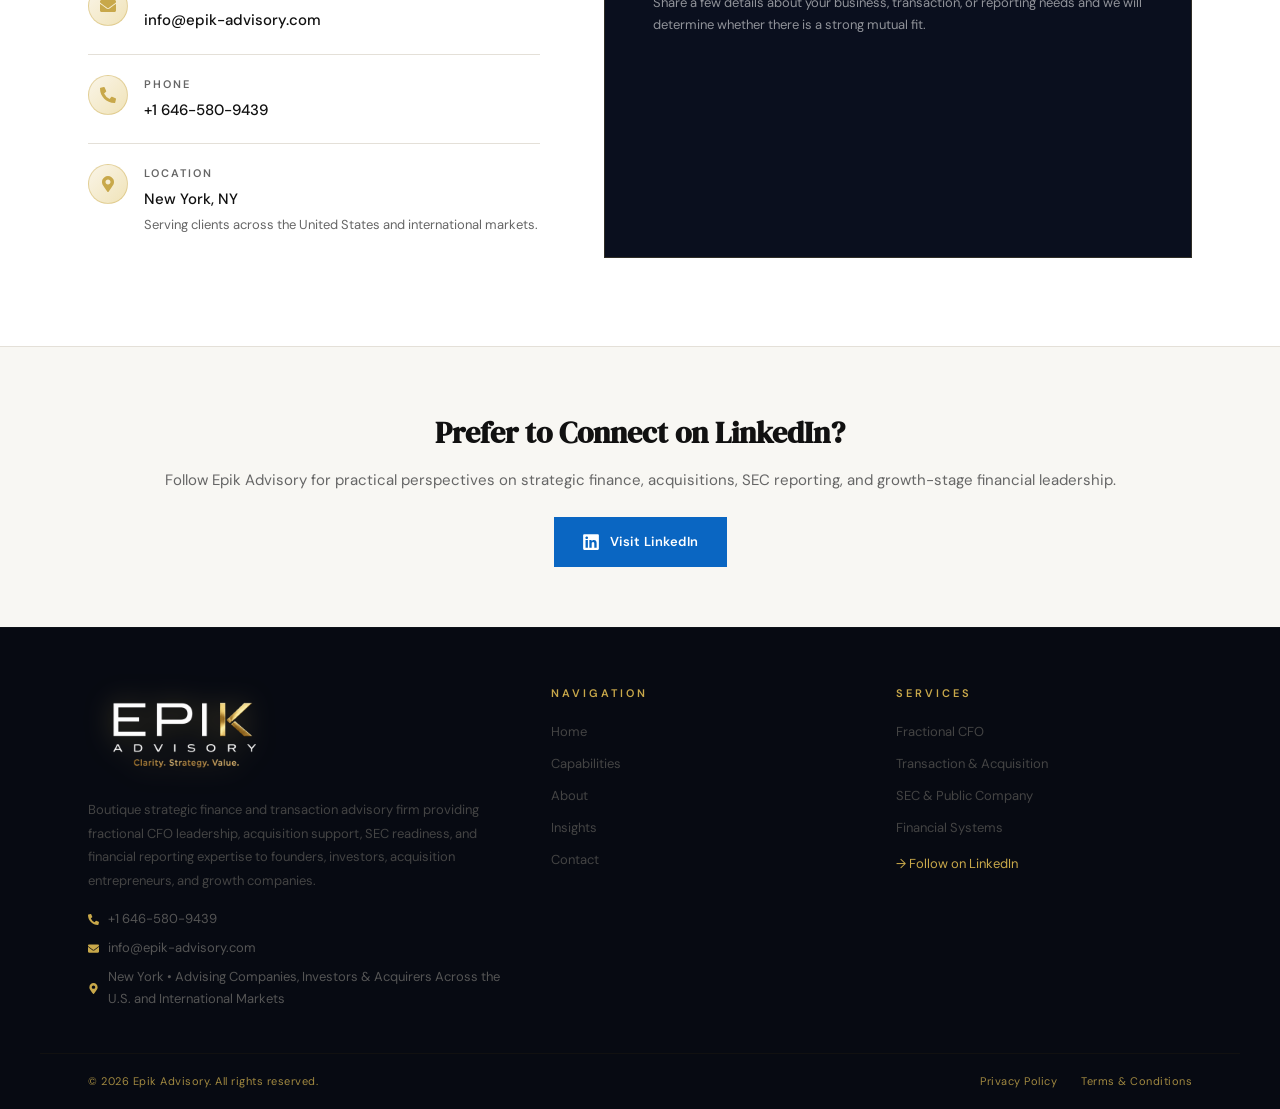
<file: contact.html>
<!DOCTYPE html>
<html lang="en">
<head>
<meta charset="UTF-8"/>
<meta name="viewport" content="width=device-width, initial-scale=1"/>
<link rel="icon" type="image/png" sizes="32x32" href="uploads/favicon-32.png"/>
<link rel="icon" type="image/png" sizes="192x192" href="uploads/favicon-192.png"/>
<link rel="apple-touch-icon" href="uploads/favicon-192.png"/>
<meta property="og:image" content="uploads/og-share.png"/>
<title>Contact | Schedule an Introductory Call | Epik Advisory</title>
<meta name="description" content="Discuss an engagement with Epik Advisory — fractional CFO, transaction advisory, acquisition support, and SEC readiness. New York, serving clients nationwide. +1 646-580-9439."/>
<meta name="robots" content="index, follow"/>
<meta property="og:type" content="website"/>
<meta property="og:url" content="https://epik-advisory.com/contact.html"/>
<link rel="canonical" href="https://epik-advisory.com/contact.html"/>
<link href="https://fonts.googleapis.com/css2?family=DM+Sans:wght@300;400;500;600;700&family=DM+Serif+Display&display=swap" rel="stylesheet"/>
<link rel="stylesheet" href="epik-shared.css"/>

<style>
/* =========================================================
   EPIK ADVISORY — CONTACT PAGE WORKING FILE
   Purpose: Editable Canvas version of contact.html
   Notes:
   - Existing brand system preserved.
   - Shared header loads from epik-header.js.
   - Shared footer loads from epik-footer.js.
   - Global styles load from epik-shared.css.
   - This file is ready for targeted edits such as HubSpot embed replacement.
   ========================================================= */

/* =========================================================
   CONTACT PAGE LAYOUT
   ========================================================= */
.contact-grid{
  display:grid;
  grid-template-columns:1fr 1.3fr;
  gap:64px;
  margin-top:0;
}

/* =========================================================
   CONTACT INFO COLUMN
   ========================================================= */
.contact-info h2{
  font-family:var(--serif);
  font-size:32px;
  color:#111;
  line-height:1.2;
  margin-bottom:16px;
}

.contact-info > p{
  font-size:15px;
  color:var(--mid);
  line-height:1.75;
  margin-bottom:36px;
}

.contact-row{
  display:flex;
  gap:16px;
  align-items:flex-start;
  padding:20px 0;
  border-bottom:1px solid var(--light);
}

.contact-row:last-of-type{
  border-bottom:none;
}

.contact-icon{
  width:40px;
  height:40px;
  background:linear-gradient(135deg,#faf5e8 0%,#f0e3b8 100%);
  border:1px solid rgba(200,168,74,.4);
  border-radius:50%;
  display:flex;
  align-items:center;
  justify-content:center;
  flex-shrink:0;
}

.contact-icon svg{
  width:16px;
  height:16px;
  fill:var(--gold);
}

.contact-row .lbl{
  font-size:11px;
  letter-spacing:2px;
  color:var(--mid);
  text-transform:uppercase;
  font-weight:600;
  margin-bottom:4px;
}

.contact-row .val{
  font-size:15px;
  color:#111;
  font-weight:500;
}

.contact-row .val a{
  color:#111;
  border-bottom:1px solid transparent;
  transition:border-color .2s;
}

.contact-row .val a:hover{
  border-bottom-color:var(--gold);
}

/* =========================================================
   FORM CARD — EXISTING CUSTOM FORM STYLES
   Future edit: Replace the manual form markup with HubSpot embed.
   Keep this wrapper styling for premium visual presentation.
   ========================================================= */
.contact-form{
  background:var(--navy);
  padding:48px;
  border:1px solid rgba(200,168,74,.2);
}

.contact-form h3{
  font-family:var(--serif);
  font-size:26px;
  color:#fff;
  margin-bottom:8px;
}

.contact-form .sub{
  font-size:13px;
  color:rgba(255,255,255,.55);
  margin-bottom:28px;
}

.field{
  margin-bottom:18px;
}

.field label{
  display:block;
  font-size:11px;
  letter-spacing:1.5px;
  color:var(--gold);
  text-transform:uppercase;
  font-weight:600;
  margin-bottom:8px;
}

.field input,
.field select,
.field textarea{
  width:100%;
  background:rgba(255,255,255,.04);
  border:1px solid rgba(255,255,255,.12);
  color:#fff;
  font-family:var(--font);
  font-size:14px;
  padding:13px 16px;
  outline:none;
  transition:border-color .2s,background .2s;
}

.field input:focus,
.field select:focus,
.field textarea:focus{
  border-color:var(--gold);
  background:rgba(255,255,255,.07);
}

.field textarea{
  resize:vertical;
  min-height:120px;
}

.field-row{
  display:grid;
  grid-template-columns:1fr 1fr;
  gap:14px;
}

.contact-form button{
  width:100%;
  background:var(--gold);
  color:#000;
  border:none;
  padding:16px;
  font-size:13px;
  font-weight:700;
  letter-spacing:1.5px;
  text-transform:uppercase;
  cursor:pointer;
  transition:background .2s;
  font-family:var(--font);
  margin-top:8px;
}

.contact-form button:hover{
  background:var(--gold2);
}

/* =========================================================
   LINKEDIN CTA SECTION
   ========================================================= */
.linkedin-cta{
  background:var(--off);
  padding:60px 48px;
  text-align:center;
  border-top:1px solid var(--light);
}

.linkedin-cta h2{
  font-family:var(--serif);
  font-size:30px;
  color:#111;
  margin-bottom:10px;
}

.linkedin-cta p{
  font-size:15px;
  color:var(--mid);
  margin-bottom:24px;
}

.li-btn{
  display:inline-flex;
  align-items:center;
  gap:10px;
  background:#0a66c2;
  color:#fff;
  padding:14px 28px;
  font-size:13px;
  font-weight:600;
  letter-spacing:.5px;
  transition:background .2s;
}

.li-btn:hover{
  background:#084d92;
}

.li-btn svg{
  width:18px;
  height:18px;
  fill:#fff;
}

/* =========================================================
   HUBSPOT FORM OVERRIDES (MATCH SITE DESIGN)
   ========================================================= */

#hubspot-form .hs-form {
  display:flex;
  flex-direction:column;
  gap:16px;
}

#hubspot-form label {
  font-size:11px;
  letter-spacing:1.5px;
  color:var(--gold);
  text-transform:uppercase;
  font-weight:600;
}

#hubspot-form input,
#hubspot-form select,
#hubspot-form textarea {
  width:100%;
  background:rgba(255,255,255,.04);
  border:1px solid rgba(255,255,255,.12);
  color:#fff;
  font-family:var(--font);
  font-size:14px;
  padding:13px 16px;
  outline:none;
  transition:border-color .2s,background .2s;
}

#hubspot-form input:focus,
#hubspot-form select:focus,
#hubspot-form textarea:focus {
  border-color:var(--gold);
  background:rgba(255,255,255,.07);
}

#hubspot-form textarea {
  min-height:120px;
}

#hubspot-form .hs-button {
  width:100%;
  background:var(--gold);
  color:#000;
  border:none;
  padding:16px;
  font-size:13px;
  font-weight:700;
  letter-spacing:1.5px;
  text-transform:uppercase;
  cursor:pointer;
  transition:background .2s;
}

#hubspot-form .hs-button:hover {
  background:var(--gold2);
}

/* =========================================================
   RESPONSIVE CONTACT PAGE STYLES
   ========================================================= */
@media(max-width:900px){
  .contact-grid{
    grid-template-columns:1fr;
    gap:40px;
  }

  .contact-form{
    padding:32px 24px;
  }

  .field-row{
    grid-template-columns:1fr;
  }
}
.eng-bg{background:var(--off);border-bottom:1px solid var(--light)}
.eng-grid{display:grid;grid-template-columns:repeat(4,1fr);gap:16px;margin-top:40px}
.eng-card{background:#fff;border:1px solid var(--light);border-left:3px solid var(--gold);padding:20px 22px;font-size:14px;font-weight:600;color:#222;line-height:1.4}
@media(max-width:900px){.eng-grid{grid-template-columns:1fr 1fr}}
@media(max-width:560px){.eng-grid{grid-template-columns:1fr}}
</style>
</head>

<body>

<!-- =========================================================
     SHARED HEADER / NAVIGATION
     Source file: epik-header.js
     Active page: contact
     ========================================================= -->
<script src="epik-header.js" data-active="contact"></script>

<!-- =========================================================
     PAGE HERO
     ========================================================= -->
<section class="page-hero">
  <div class="page-hero-inner">
    <div class="crumbs"><a href="index.html">Home</a> &nbsp;/&nbsp; Contact</div>
    <div class="eyebrow">Get in Touch</div>
    <h1>Let's Talk About Your Situation.</h1>
    <p>30 minutes. No pitch deck. No hard sell. Just a direct conversation about your situation, objectives, and whether Epik Advisory is the right fit.</p>
  </div>
</section>

<!-- TYPICAL ENGAGEMENTS -->
<div class="eng-bg">
  <div class="wrap">
    <div class="sec" style="text-align:center">
      <div class="fade-up"><div class="sec-label">Typical Engagements</div><h2 class="sec-title">Common Reasons Clients Reach Out</h2><p class="sec-sub" style="margin:0 auto">Most engagements start in one of these areas — find the one that sounds like your situation.</p></div>
      <div class="eng-grid">
        <div class="eng-card fade-up d1">Fractional CFO Leadership</div>
        <div class="eng-card fade-up d1">Acquisition Support</div>
        <div class="eng-card fade-up d2">Transaction Advisory</div>
        <div class="eng-card fade-up d2">Financial Reporting Improvement</div>
        <div class="eng-card fade-up d3">SEC Readiness</div>
        <div class="eng-card fade-up d3">Cash Flow &amp; Forecasting</div>
        <div class="eng-card fade-up d4">Board &amp; Investor Reporting</div>
        <div class="eng-card fade-up d4">Lender Readiness</div>
        <div class="eng-card fade-up d5">Audit Coordination</div>
        <div class="eng-card fade-up d5">Finance Function Optimization</div>
      </div>
    </div>
  </div>
</div>

<!-- =========================================================
     CONTACT SECTION
     ========================================================= -->
<div class="wrap">
  <div class="sec">
    <div class="fade-up" style="max-width:840px;margin:0 auto 36px;text-align:center"><p style="font-size:15px;color:var(--mid);line-height:1.8">Connect directly with a member of Epik Advisory's leadership team to discuss your objectives, challenges, and timeline. Whether you are evaluating an acquisition, preparing for lenders or investors, strengthening financial reporting, addressing audit requirements, or seeking ongoing CFO leadership, engagements receive direct involvement from experienced finance executives with accountability from start to finish.</p></div>
    <div class="contact-grid">

      <!-- CONTACT INFORMATION COLUMN -->
      <div class="contact-info fade-up">
        <h2>Direct Contact</h2>
        <p>The fastest way to reach us is by email or phone. We respond personally and aim to reply to all inquiries within one business day. LinkedIn messages are monitored periodically.</p>

        <!-- EMAIL ROW -->
        <div class="contact-row">
          <div class="contact-icon">
            <svg viewBox="0 0 512 512"><path d="M502.3 190.8c3.9-3.1 9.7-.2 9.7 4.7V400c0 26.5-21.5 48-48 48H48c-26.5 0-48-21.5-48-48V195.6c0-5 5.7-7.8 9.7-4.7 22.4 17.4 52.1 39.5 154.1 113.6 21.1 15.4 56.7 47.8 92.2 47.6 35.7.3 72-32.8 92.3-47.6 102-74.1 131.6-96.3 154-113.7zM256 320c23.2.4 56.6-29.2 73.4-41.4 132.7-96.3 142.8-104.7 173.4-128.7 5.8-4.5 9.2-11.5 9.2-18.9v-19c0-26.5-21.5-48-48-48H48C21.5 64 0 85.5 0 112v19c0 7.4 3.4 14.3 9.2 18.9 30.6 23.9 40.7 32.4 173.4 128.7 16.8 12.2 50.2 41.8 73.4 41.4z"/></svg>
          </div>
          <div>
            <div class="lbl">Email</div>
            <div class="val"><a href="mailto:info@epik-advisory.com">info@epik-advisory.com</a></div>
          </div>
        </div>

        <!-- PHONE ROW -->
        <div class="contact-row">
          <div class="contact-icon">
            <svg viewBox="0 0 512 512"><path d="M497.39 361.8l-112-48a24 24 0 0 0-28 6.9l-49.6 60.6A370.66 370.66 0 0 1 130.6 204.11l60.6-49.6a23.94 23.94 0 0 0 6.9-28l-48-112A24.16 24.16 0 0 0 122.6.61l-104 24A24 24 0 0 0 0 48c0 256.5 207.9 464 464 464a24 24 0 0 0 23.4-18.6l24-104a24.29 24.29 0 0 0-14.01-27.6z"/></svg>
          </div>
          <div>
            <div class="lbl">Phone</div>
            <div class="val"><a href="tel:+16465809439">+1 646-580-9439</a></div>
          </div>
        </div>

        <!-- LOCATION ROW -->
        <div class="contact-row">
          <div class="contact-icon">
            <svg viewBox="0 0 384 512"><path d="M172.268 501.67C26.97 291.031 0 269.413 0 192 0 85.961 85.961 0 192 0s192 85.961 192 192c0 77.413-26.97 99.031-172.268 309.67-9.535 13.774-29.93 13.773-39.464 0zM192 272c44.183 0 80-35.817 80-80s-35.817-80-80-80-80 35.817-80 80 35.817 80 80 80z"/></svg>
          </div>
          <div>
            <div class="lbl">Location</div>
            <div class="val">New York, NY<br/><span style="font-size:13px;color:var(--mid);font-weight:400">Serving clients across the United States and international markets.</span></div>
          </div>
        </div>
      </div>

      <!-- CONTACT FORM COLUMN -->
      <div class="contact-form fade-up d1">
        <div style="display:flex;flex-wrap:wrap;gap:8px;margin-bottom:22px">
          <span style="background:rgba(200,168,74,.15);border:1px solid rgba(200,168,74,.4);color:#e0c068;padding:6px 12px;font-size:10.5px;letter-spacing:.5px;font-weight:600;border-radius:40px">15+ Years Experience</span>
          <span style="background:rgba(200,168,74,.15);border:1px solid rgba(200,168,74,.4);color:#e0c068;padding:6px 12px;font-size:10.5px;letter-spacing:.5px;font-weight:600;border-radius:40px">$2B+ Transactions Advised</span>
          <span style="background:rgba(200,168,74,.15);border:1px solid rgba(200,168,74,.4);color:#e0c068;padding:6px 12px;font-size:10.5px;letter-spacing:.5px;font-weight:600;border-radius:40px">Public &amp; Private Markets</span>
          <span style="background:rgba(200,168,74,.15);border:1px solid rgba(200,168,74,.4);color:#e0c068;padding:6px 12px;font-size:10.5px;letter-spacing:.5px;font-weight:600;border-radius:40px">Former KPMG Deal Advisory Leadership</span>
        </div>
        <h3>Request Advisory Consultation</h3>
        <p class="sub">Share a few details about your business, transaction, or reporting needs and we will determine whether there is a strong mutual fit.</p>

        <!-- =====================================================
             CURRENT MANUAL FORM
             Next likely edit: replace everything inside this block
             with the HubSpot embed script.
             ===================================================== -->
        <!-- HUBSPOT EMBED FORM -->
        <div id="hubspot-form"></div>

        <script charset="utf-8" type="text/javascript" src="//js-na2.hsforms.net/forms/embed/v2.js"></script>
        <script>
          hbspt.forms.create({
            portalId: "246112495",
            formId: "64f8813e-179d-4e06-be73-1d43ea081169",
            region: "na2",
            target: "#hubspot-form"
          });
        </script>
      </div>
    </div>
  </div>
</div>

<!-- =========================================================
     LINKEDIN CTA
     ========================================================= -->
<section class="linkedin-cta">
  <h2>Prefer to Connect on LinkedIn?</h2>
  <p>Follow Epik Advisory for practical perspectives on strategic finance, acquisitions, SEC reporting, and growth-stage financial leadership.</p>
  <a class="li-btn" href="https://www.linkedin.com/company/epik-advisory" target="_blank" rel="noopener">
    <svg viewBox="0 0 448 512"><path d="M416 32H31.9C14.3 32 0 46.5 0 64.3v383.4C0 465.5 14.3 480 31.9 480H416c17.6 0 32-14.5 32-32.3V64.3c0-17.8-14.4-32.3-32-32.3zM135.4 416H69V202.2h66.5V416zm-33.2-243c-21.3 0-38.5-17.3-38.5-38.5S80.9 96 102.2 96c21.2 0 38.5 17.3 38.5 38.5 0 21.3-17.2 38.5-38.5 38.5zm282.1 243h-66.4V312c0-24.8-.5-56.7-34.5-56.7-34.6 0-39.9 27-39.9 54.9V416h-66.4V202.2h63.7v29.2h.9c8.9-16.8 30.6-34.5 62.9-34.5 67.2 0 79.7 44.3 79.7 101.9V416z"/></svg>
    Visit LinkedIn
  </a>
</section>

<!-- =========================================================
     SHARED FOOTER
     Source file: epik-footer.js
     ========================================================= -->
<script src="epik-footer.js"></script>

<!-- =========================================================
     PAGE SCRIPT
     Scroll animation observer retained from current site behavior.
     ========================================================= -->
<script>
const observer = new IntersectionObserver(function(entries){
  entries.forEach(function(entry){
    if(entry.isIntersecting){
      entry.target.classList.add('visible');
    }
  });
},{ threshold:0.15 });

document.querySelectorAll('.fade-up').forEach(function(el){
  observer.observe(el);
});
</script>

</body>
</html>
</file>
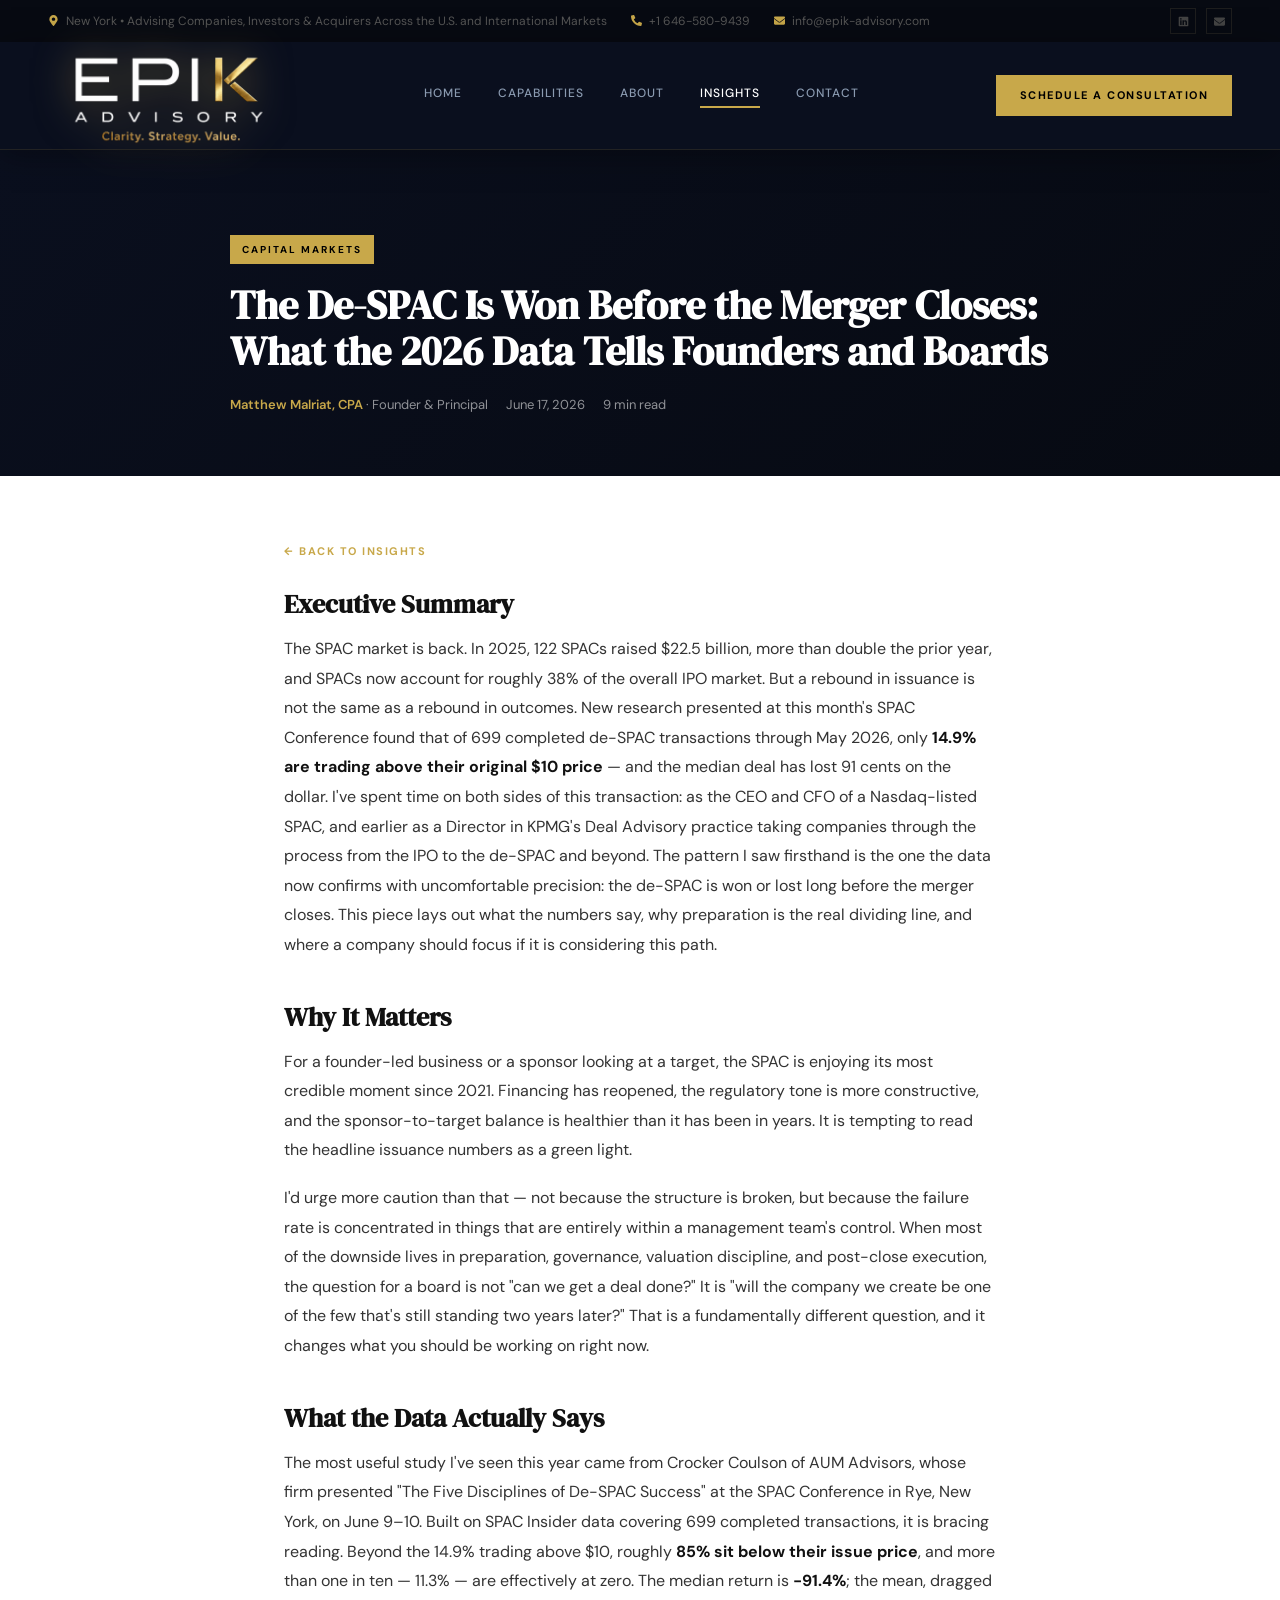
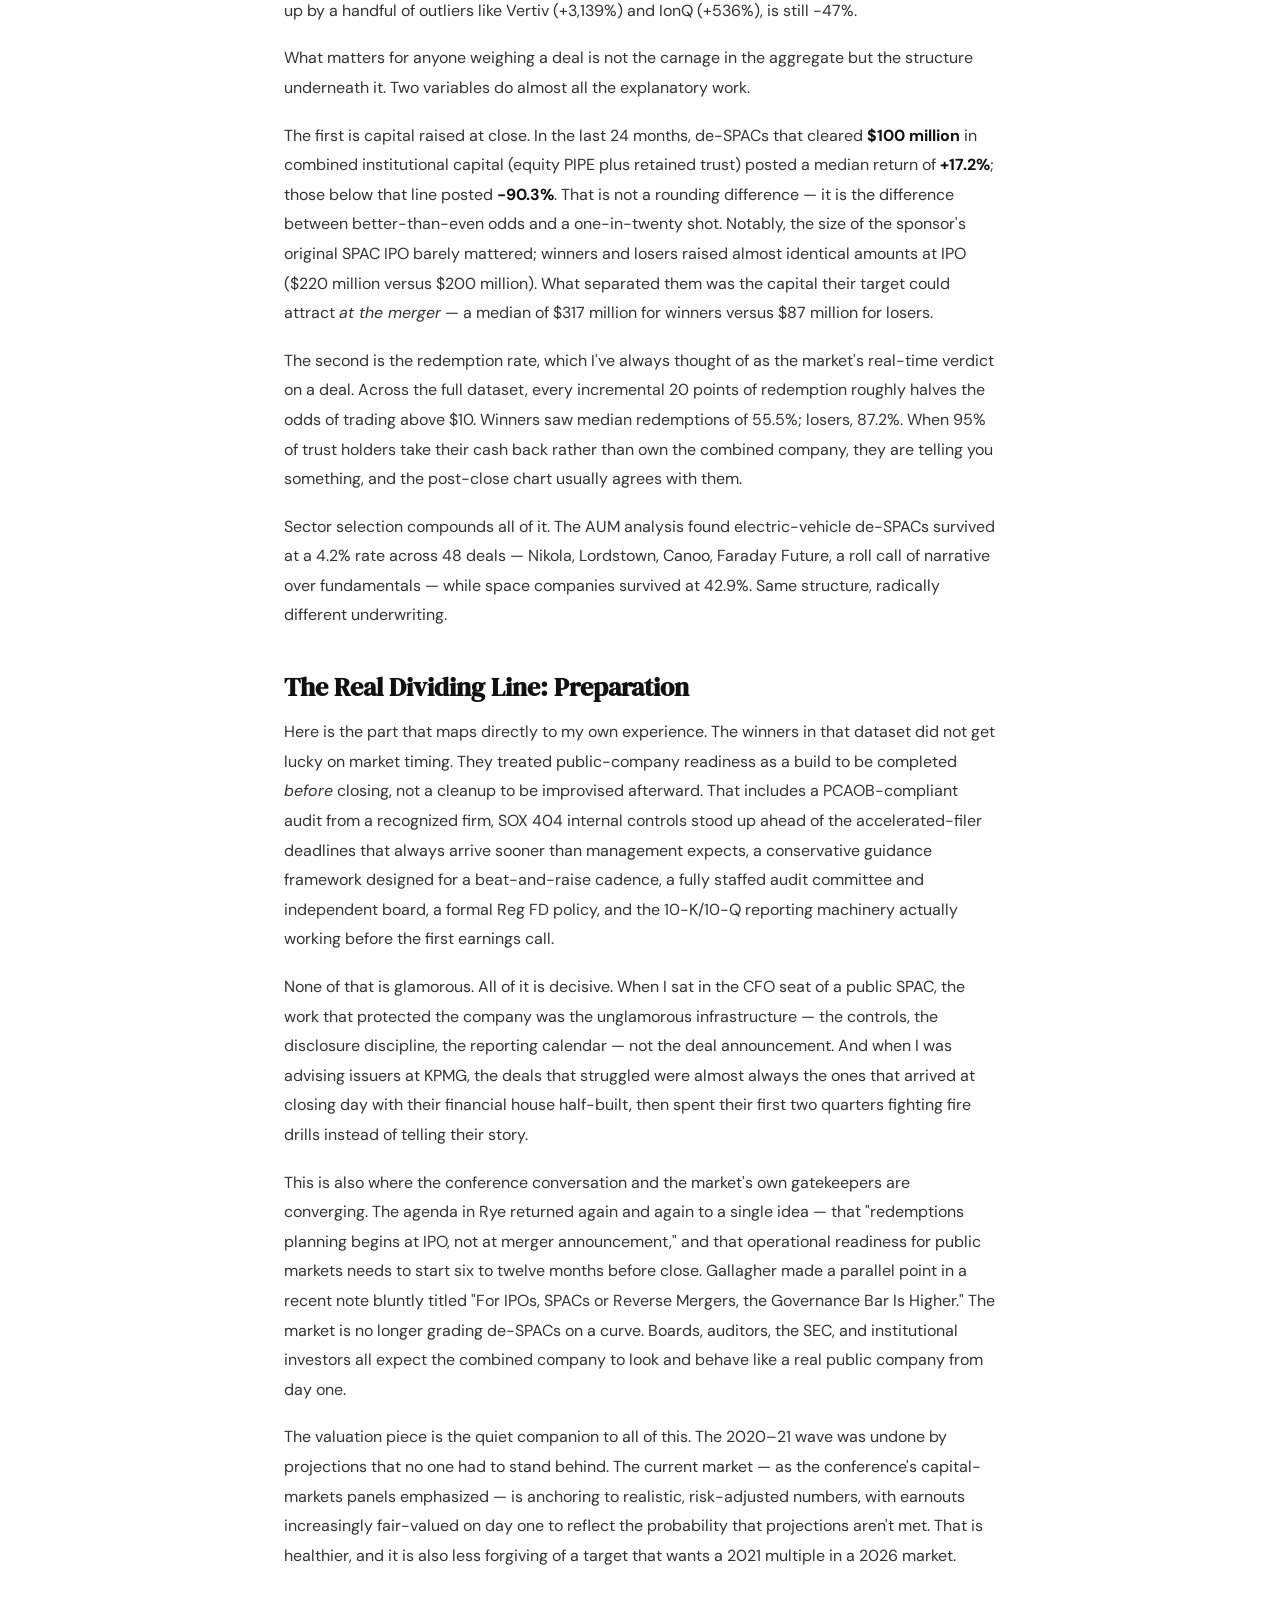
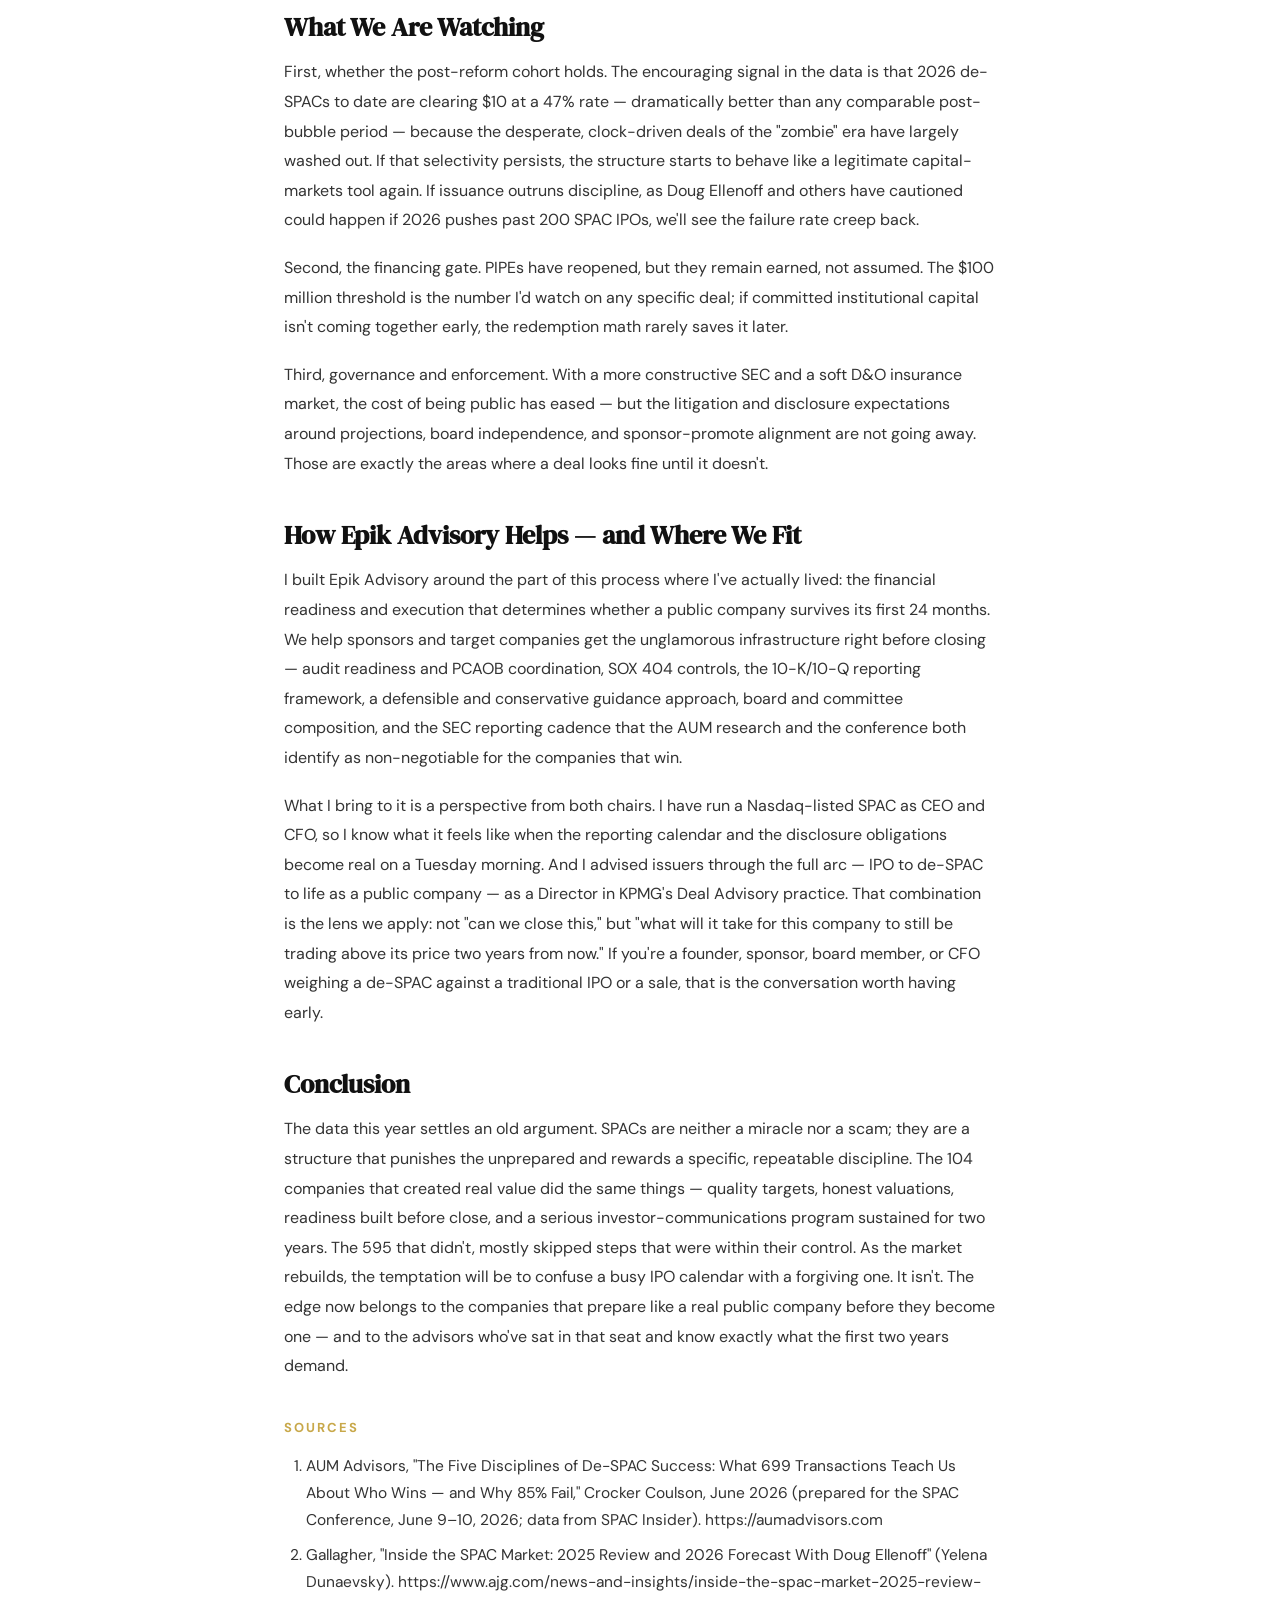
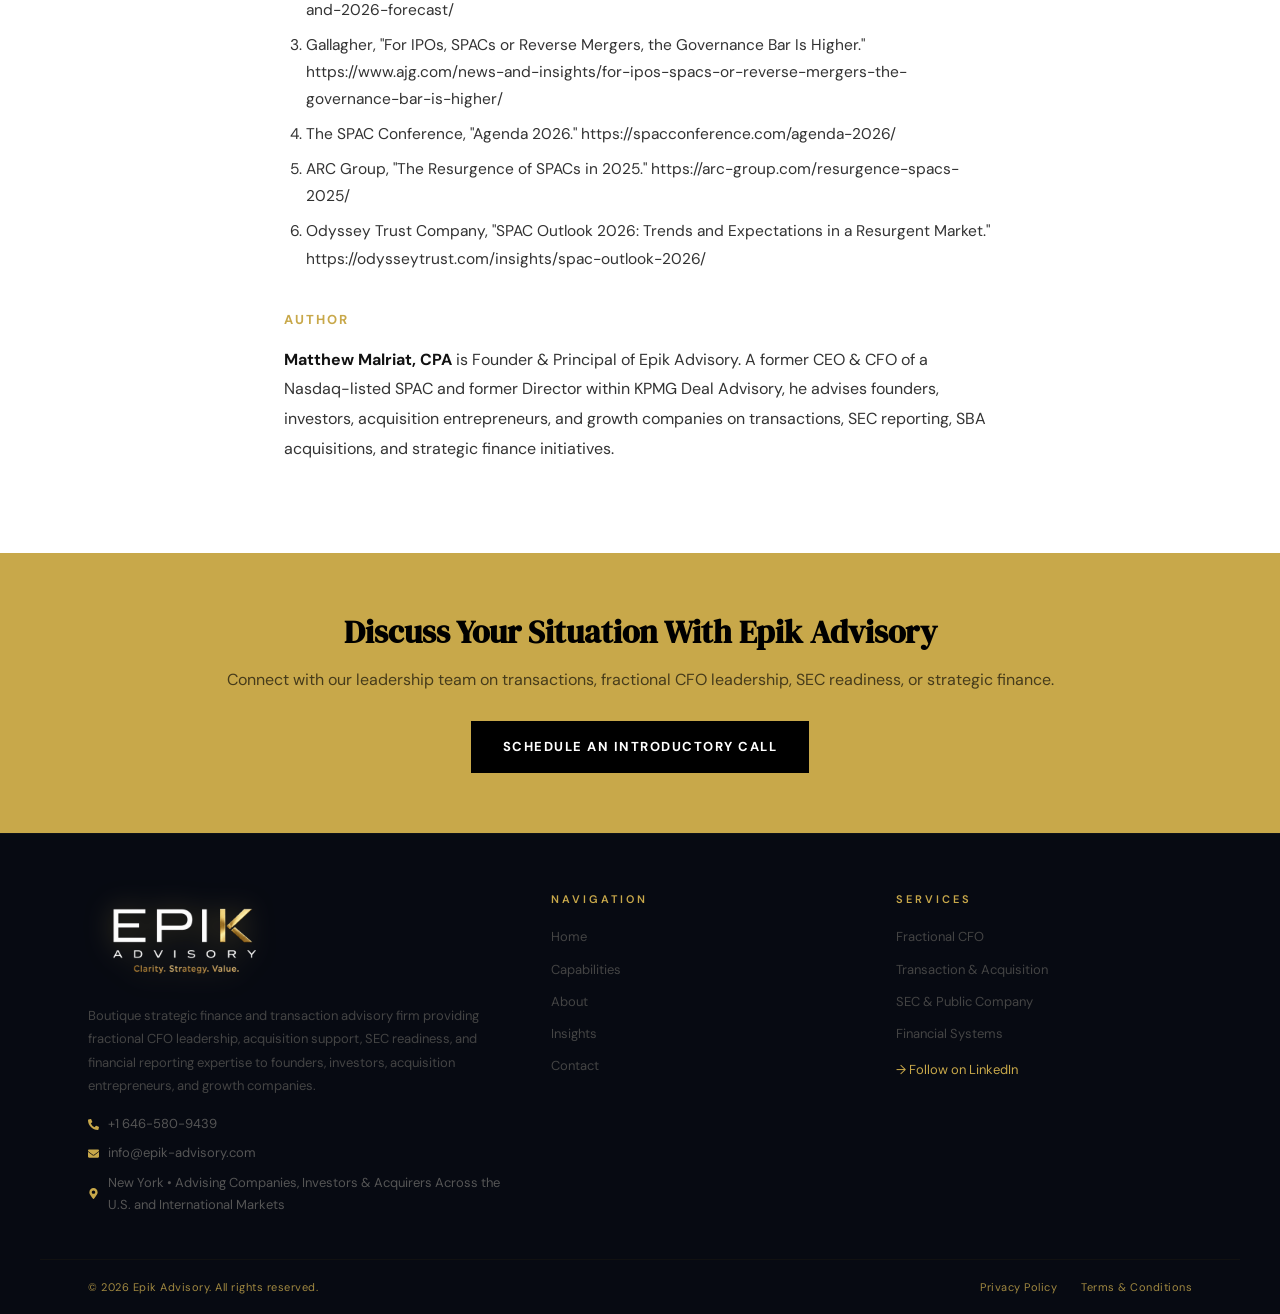
<file: de-spac-success-before-merger-closes-2026.html>
<!DOCTYPE html>
<html lang="en">
<head>
<meta charset="UTF-8"/>
<meta name="viewport" content="width=device-width, initial-scale=1"/>
<link rel="icon" type="image/png" sizes="32x32" href="uploads/favicon-32.png"/>
<link rel="icon" type="image/png" sizes="192x192" href="uploads/favicon-192.png"/>
<link rel="apple-touch-icon" href="uploads/favicon-192.png"/>
<meta property="og:image" content="uploads/og-share.png"/>
<title>The De-SPAC Is Won Before the Merger Closes: What the 2026 Data Tells Founders and Boards | Epik Advisory</title>
<meta name="description" content="SPAC issuance has rebounded, but 85% of completed de-SPACs trade below their $10 price. Drawing on new 2026 research and firsthand SPAC experience, here's what actually separates the winners."/>
<meta name="robots" content="index, follow"/>
<meta property="og:type" content="article"/>
<meta property="og:title" content="The De-SPAC Is Won Before the Merger Closes: What the 2026 Data Tells Founders and Boards"/>
<meta property="og:url" content="https://epik-advisory.com/de-spac-success-before-merger-closes-2026.html"/>
<link rel="canonical" href="https://epik-advisory.com/de-spac-success-before-merger-closes-2026.html"/>
<link href="https://fonts.googleapis.com/css2?family=DM+Sans:wght@300;400;500;600;700&family=DM+Serif+Display&display=swap" rel="stylesheet"/>
<link rel="stylesheet" href="epik-shared.css"/>
<script type="application/ld+json">
{"@context":"https://schema.org","@type":"Article","headline":"The De-SPAC Is Won Before the Merger Closes: What the 2026 Data Tells Founders and Boards","description":"SPAC issuance has rebounded, but 85% of completed de-SPACs trade below their $10 price. What actually separates the winners, from a former SPAC CEO/CFO and KPMG Deal Advisory director.","articleSection":"Capital Markets","datePublished":"2026-06-17","dateModified":"2026-06-17","author":[{"@type":"Person","name":"Matthew Malriat","honorificSuffix":"CPA","jobTitle":"Founder & Principal","worksFor":{"@type":"Organization","name":"Epik Advisory"}}],"publisher":{"@type":"Organization","name":"Epik Advisory","url":"https://epik-advisory.com"},"mainEntityOfPage":{"@type":"WebPage","@id":"https://epik-advisory.com/de-spac-success-before-merger-closes-2026.html"}}
</script>
<style>
.article-hero{background:linear-gradient(135deg,var(--navy),var(--black));padding:84px 48px 60px}
.article-hero-inner{max-width:820px;margin:0 auto}
.cat-badge{display:inline-block;background:var(--gold);color:#000;font-size:10px;letter-spacing:2px;text-transform:uppercase;padding:6px 12px;font-weight:700;margin-bottom:18px}
.article-hero h1{font-family:var(--serif);font-size:40px;color:#fff;line-height:1.15;margin-bottom:20px}
.article-meta-row{font-size:13px;color:rgba(255,255,255,.55);display:flex;gap:18px;flex-wrap:wrap;align-items:center}
.article-meta-row b{color:var(--gold);font-weight:600}
.article-wrap{max-width:760px;margin:0 auto;padding:60px 24px 72px}
.back-link{display:inline-block;margin-bottom:28px;font-size:11px;letter-spacing:1.5px;text-transform:uppercase;color:var(--gold);font-weight:700}
.article-wrap h2{font-family:var(--serif);font-size:26px;color:#111;margin:42px 0 14px;line-height:1.2}
.article-wrap h2:first-of-type{margin-top:0}
.article-wrap h3{font-size:13px;letter-spacing:2px;text-transform:uppercase;color:var(--gold);margin:36px 0 14px}
.article-wrap p{font-size:16px;color:#333;line-height:1.85;margin-bottom:18px}
.article-wrap strong{color:#111}
.article-wrap ul,.article-wrap ol{padding-left:22px;margin-bottom:18px;display:flex;flex-direction:column;gap:8px}
.article-wrap li{font-size:15.5px;color:#333;line-height:1.75}
.article-wrap a{color:var(--gold);word-break:break-word}
.article-cta{background:var(--gold);padding:60px 48px;text-align:center}
.article-cta h2{font-family:var(--serif);font-size:32px;color:#000;margin-bottom:14px;line-height:1.2}
.article-cta p{font-size:16px;color:rgba(0,0,0,.65);margin-bottom:28px}
@media(max-width:768px){.article-hero{padding:64px 24px 48px}.article-hero h1{font-size:28px}.article-cta{padding:48px 24px}}
</style>
</head>
<body>
<script src="epik-header.js" data-active="insights"></script>
<section class="article-hero"><div class="article-hero-inner">
  <span class="cat-badge">Capital Markets</span>
  <h1>The De-SPAC Is Won Before the Merger Closes: What the 2026 Data Tells Founders and Boards</h1>
  <div class="article-meta-row"><span><b>Matthew Malriat, CPA</b> · Founder &amp; Principal</span><span>June 17, 2026</span><span>9 min read</span></div>
</div></section>
<div class="article-wrap">
  <a href="insights.html" class="back-link">← Back to Insights</a>

  <h2>Executive Summary</h2>
  <p>The SPAC market is back. In 2025, 122 SPACs raised $22.5 billion, more than double the prior year, and SPACs now account for roughly 38% of the overall IPO market. But a rebound in issuance is not the same as a rebound in outcomes. New research presented at this month's SPAC Conference found that of 699 completed de-SPAC transactions through May 2026, only <strong>14.9% are trading above their original $10 price</strong> — and the median deal has lost 91 cents on the dollar. I've spent time on both sides of this transaction: as the CEO and CFO of a Nasdaq-listed SPAC, and earlier as a Director in KPMG's Deal Advisory practice taking companies through the process from the IPO to the de-SPAC and beyond. The pattern I saw firsthand is the one the data now confirms with uncomfortable precision: the de-SPAC is won or lost long before the merger closes. This piece lays out what the numbers say, why preparation is the real dividing line, and where a company should focus if it is considering this path.</p>

  <h2>Why It Matters</h2>
  <p>For a founder-led business or a sponsor looking at a target, the SPAC is enjoying its most credible moment since 2021. Financing has reopened, the regulatory tone is more constructive, and the sponsor-to-target balance is healthier than it has been in years. It is tempting to read the headline issuance numbers as a green light.</p>
  <p>I'd urge more caution than that — not because the structure is broken, but because the failure rate is concentrated in things that are entirely within a management team's control. When most of the downside lives in preparation, governance, valuation discipline, and post-close execution, the question for a board is not "can we get a deal done?" It is "will the company we create be one of the few that's still standing two years later?" That is a fundamentally different question, and it changes what you should be working on right now.</p>

  <h2>What the Data Actually Says</h2>
  <p>The most useful study I've seen this year came from Crocker Coulson of AUM Advisors, whose firm presented "The Five Disciplines of De-SPAC Success" at the SPAC Conference in Rye, New York, on June 9–10. Built on SPAC Insider data covering 699 completed transactions, it is bracing reading. Beyond the 14.9% trading above $10, roughly <strong>85% sit below their issue price</strong>, and more than one in ten — 11.3% — are effectively at zero. The median return is <strong>-91.4%</strong>; the mean, dragged up by a handful of outliers like Vertiv (+3,139%) and IonQ (+536%), is still -47%.</p>
  <p>What matters for anyone weighing a deal is not the carnage in the aggregate but the structure underneath it. Two variables do almost all the explanatory work.</p>
  <p>The first is capital raised at close. In the last 24 months, de-SPACs that cleared <strong>$100 million</strong> in combined institutional capital (equity PIPE plus retained trust) posted a median return of <strong>+17.2%</strong>; those below that line posted <strong>-90.3%</strong>. That is not a rounding difference — it is the difference between better-than-even odds and a one-in-twenty shot. Notably, the size of the sponsor's original SPAC IPO barely mattered; winners and losers raised almost identical amounts at IPO ($220 million versus $200 million). What separated them was the capital their target could attract <em>at the merger</em> — a median of $317 million for winners versus $87 million for losers.</p>
  <p>The second is the redemption rate, which I've always thought of as the market's real-time verdict on a deal. Across the full dataset, every incremental 20 points of redemption roughly halves the odds of trading above $10. Winners saw median redemptions of 55.5%; losers, 87.2%. When 95% of trust holders take their cash back rather than own the combined company, they are telling you something, and the post-close chart usually agrees with them.</p>
  <p>Sector selection compounds all of it. The AUM analysis found electric-vehicle de-SPACs survived at a 4.2% rate across 48 deals — Nikola, Lordstown, Canoo, Faraday Future, a roll call of narrative over fundamentals — while space companies survived at 42.9%. Same structure, radically different underwriting.</p>

  <h2>The Real Dividing Line: Preparation</h2>
  <p>Here is the part that maps directly to my own experience. The winners in that dataset did not get lucky on market timing. They treated public-company readiness as a build to be completed <em>before</em> closing, not a cleanup to be improvised afterward. That includes a PCAOB-compliant audit from a recognized firm, SOX 404 internal controls stood up ahead of the accelerated-filer deadlines that always arrive sooner than management expects, a conservative guidance framework designed for a beat-and-raise cadence, a fully staffed audit committee and independent board, a formal Reg FD policy, and the 10-K/10-Q reporting machinery actually working before the first earnings call.</p>
  <p>None of that is glamorous. All of it is decisive. When I sat in the CFO seat of a public SPAC, the work that protected the company was the unglamorous infrastructure — the controls, the disclosure discipline, the reporting calendar — not the deal announcement. And when I was advising issuers at KPMG, the deals that struggled were almost always the ones that arrived at closing day with their financial house half-built, then spent their first two quarters fighting fire drills instead of telling their story.</p>
  <p>This is also where the conference conversation and the market's own gatekeepers are converging. The agenda in Rye returned again and again to a single idea — that "redemptions planning begins at IPO, not at merger announcement," and that operational readiness for public markets needs to start six to twelve months before close. Gallagher made a parallel point in a recent note bluntly titled "For IPOs, SPACs or Reverse Mergers, the Governance Bar Is Higher." The market is no longer grading de-SPACs on a curve. Boards, auditors, the SEC, and institutional investors all expect the combined company to look and behave like a real public company from day one.</p>
  <p>The valuation piece is the quiet companion to all of this. The 2020–21 wave was undone by projections that no one had to stand behind. The current market — as the conference's capital-markets panels emphasized — is anchoring to realistic, risk-adjusted numbers, with earnouts increasingly fair-valued on day one to reflect the probability that projections aren't met. That is healthier, and it is also less forgiving of a target that wants a 2021 multiple in a 2026 market.</p>

  <h2>What We Are Watching</h2>
  <p>First, whether the post-reform cohort holds. The encouraging signal in the data is that 2026 de-SPACs to date are clearing $10 at a 47% rate — dramatically better than any comparable post-bubble period — because the desperate, clock-driven deals of the "zombie" era have largely washed out. If that selectivity persists, the structure starts to behave like a legitimate capital-markets tool again. If issuance outruns discipline, as Doug Ellenoff and others have cautioned could happen if 2026 pushes past 200 SPAC IPOs, we'll see the failure rate creep back.</p>
  <p>Second, the financing gate. PIPEs have reopened, but they remain earned, not assumed. The $100 million threshold is the number I'd watch on any specific deal; if committed institutional capital isn't coming together early, the redemption math rarely saves it later.</p>
  <p>Third, governance and enforcement. With a more constructive SEC and a soft D&O insurance market, the cost of being public has eased — but the litigation and disclosure expectations around projections, board independence, and sponsor-promote alignment are not going away. Those are exactly the areas where a deal looks fine until it doesn't.</p>

  <h2>How Epik Advisory Helps — and Where We Fit</h2>
  <p>I built Epik Advisory around the part of this process where I've actually lived: the financial readiness and execution that determines whether a public company survives its first 24 months. We help sponsors and target companies get the unglamorous infrastructure right before closing — audit readiness and PCAOB coordination, SOX 404 controls, the 10-K/10-Q reporting framework, a defensible and conservative guidance approach, board and committee composition, and the SEC reporting cadence that the AUM research and the conference both identify as non-negotiable for the companies that win.</p>
  <p>What I bring to it is a perspective from both chairs. I have run a Nasdaq-listed SPAC as CEO and CFO, so I know what it feels like when the reporting calendar and the disclosure obligations become real on a Tuesday morning. And I advised issuers through the full arc — IPO to de-SPAC to life as a public company — as a Director in KPMG's Deal Advisory practice. That combination is the lens we apply: not "can we close this," but "what will it take for this company to still be trading above its price two years from now." If you're a founder, sponsor, board member, or CFO weighing a de-SPAC against a traditional IPO or a sale, that is the conversation worth having early.</p>

  <h2>Conclusion</h2>
  <p>The data this year settles an old argument. SPACs are neither a miracle nor a scam; they are a structure that punishes the unprepared and rewards a specific, repeatable discipline. The 104 companies that created real value did the same things — quality targets, honest valuations, readiness built before close, and a serious investor-communications program sustained for two years. The 595 that didn't, mostly skipped steps that were within their control. As the market rebuilds, the temptation will be to confuse a busy IPO calendar with a forgiving one. It isn't. The edge now belongs to the companies that prepare like a real public company before they become one — and to the advisors who've sat in that seat and know exactly what the first two years demand.</p>

  <h3>Sources</h3>
  <ol>
    <li>AUM Advisors, "The Five Disciplines of De-SPAC Success: What 699 Transactions Teach Us About Who Wins — and Why 85% Fail," Crocker Coulson, June 2026 (prepared for the SPAC Conference, June 9–10, 2026; data from SPAC Insider). https://aumadvisors.com</li>
    <li>Gallagher, "Inside the SPAC Market: 2025 Review and 2026 Forecast With Doug Ellenoff" (Yelena Dunaevsky). https://www.ajg.com/news-and-insights/inside-the-spac-market-2025-review-and-2026-forecast/</li>
    <li>Gallagher, "For IPOs, SPACs or Reverse Mergers, the Governance Bar Is Higher." https://www.ajg.com/news-and-insights/for-ipos-spacs-or-reverse-mergers-the-governance-bar-is-higher/</li>
    <li>The SPAC Conference, "Agenda 2026." https://spacconference.com/agenda-2026/</li>
    <li>ARC Group, "The Resurgence of SPACs in 2025." https://arc-group.com/resurgence-spacs-2025/</li>
    <li>Odyssey Trust Company, "SPAC Outlook 2026: Trends and Expectations in a Resurgent Market." https://odysseytrust.com/insights/spac-outlook-2026/</li>
  </ol>

  <h3>Author</h3>
  <p><strong>Matthew Malriat, CPA</strong> is Founder &amp; Principal of Epik Advisory. A former CEO &amp; CFO of a Nasdaq-listed SPAC and former Director within KPMG Deal Advisory, he advises founders, investors, acquisition entrepreneurs, and growth companies on transactions, SEC reporting, SBA acquisitions, and strategic finance initiatives.</p>

</div>
<div class="article-cta">
  <h2>Discuss Your Situation With Epik Advisory</h2>
  <p>Connect with our leadership team on transactions, fractional CFO leadership, SEC readiness, or strategic finance.</p>
  <a href="contact.html" class="btn-dark">Schedule an Introductory Call</a>
</div>
<script src="epik-footer.js"></script>
</body>
</html>
</file>
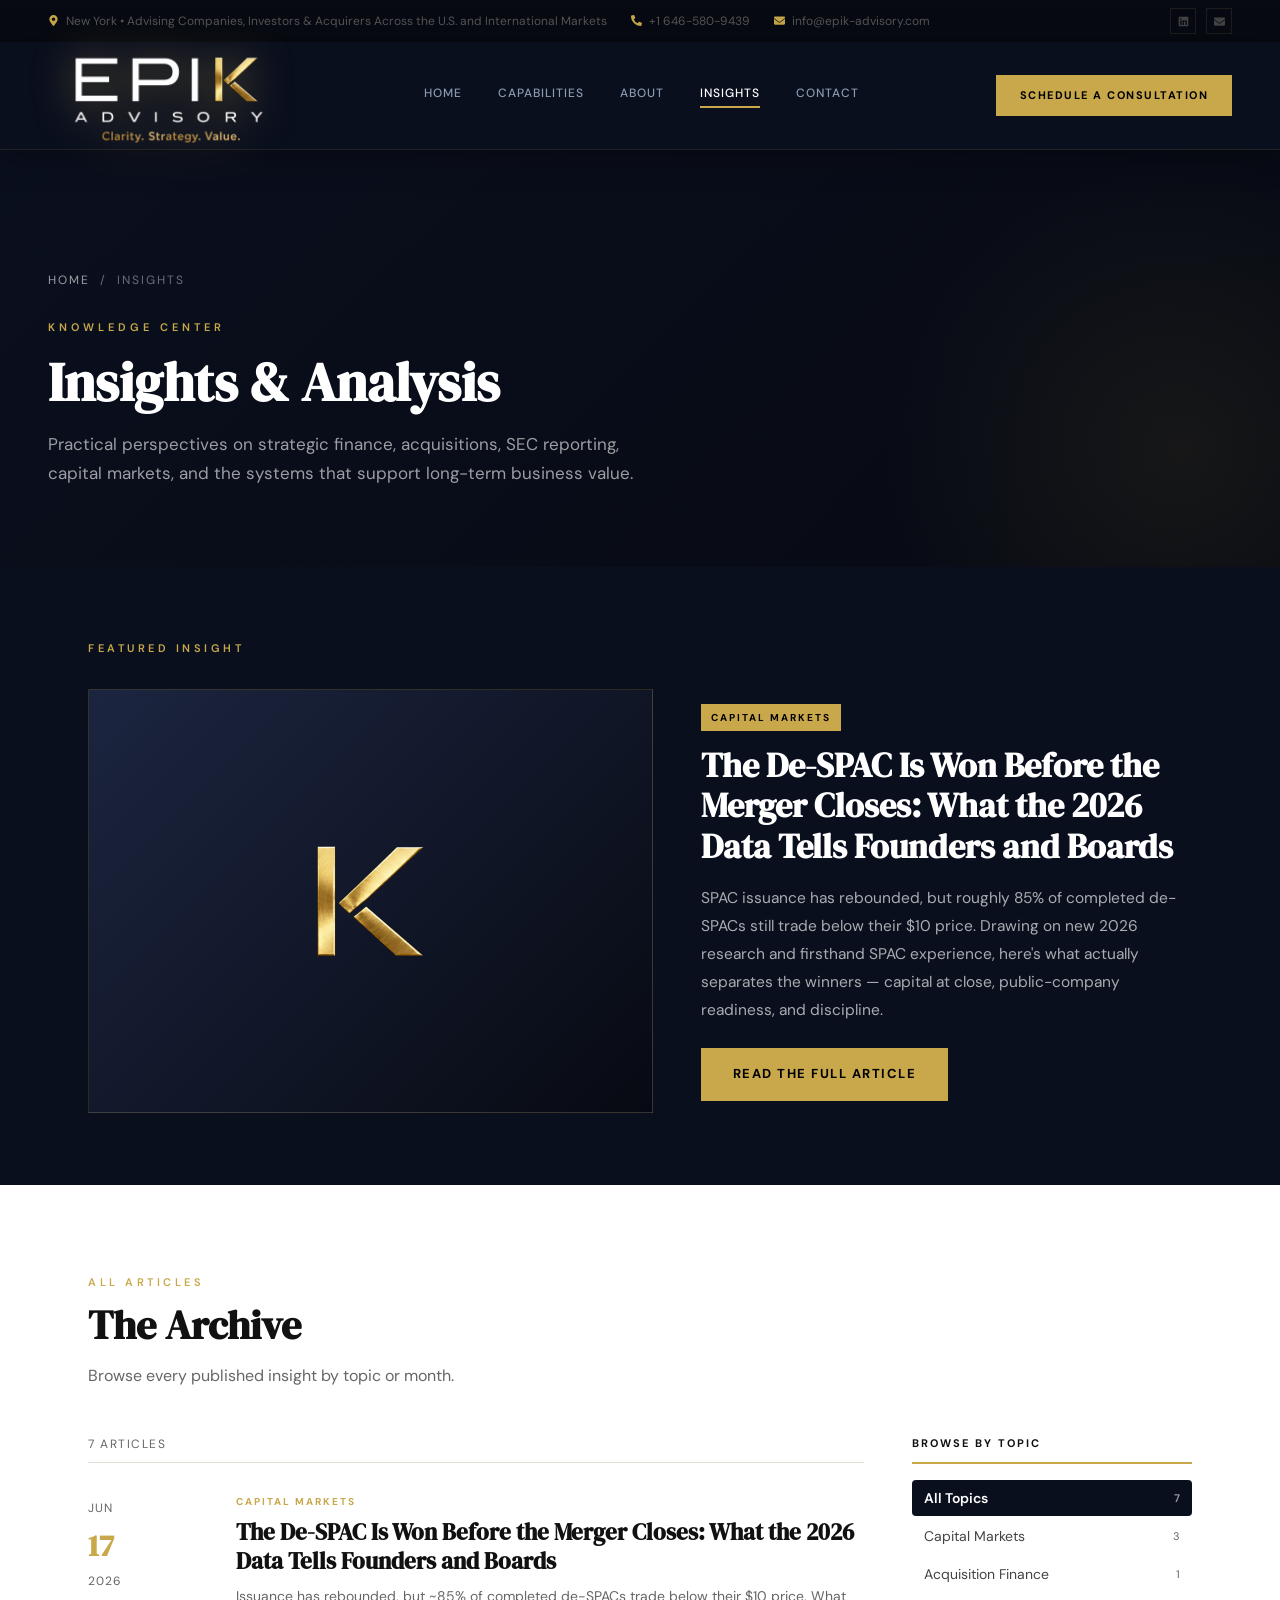
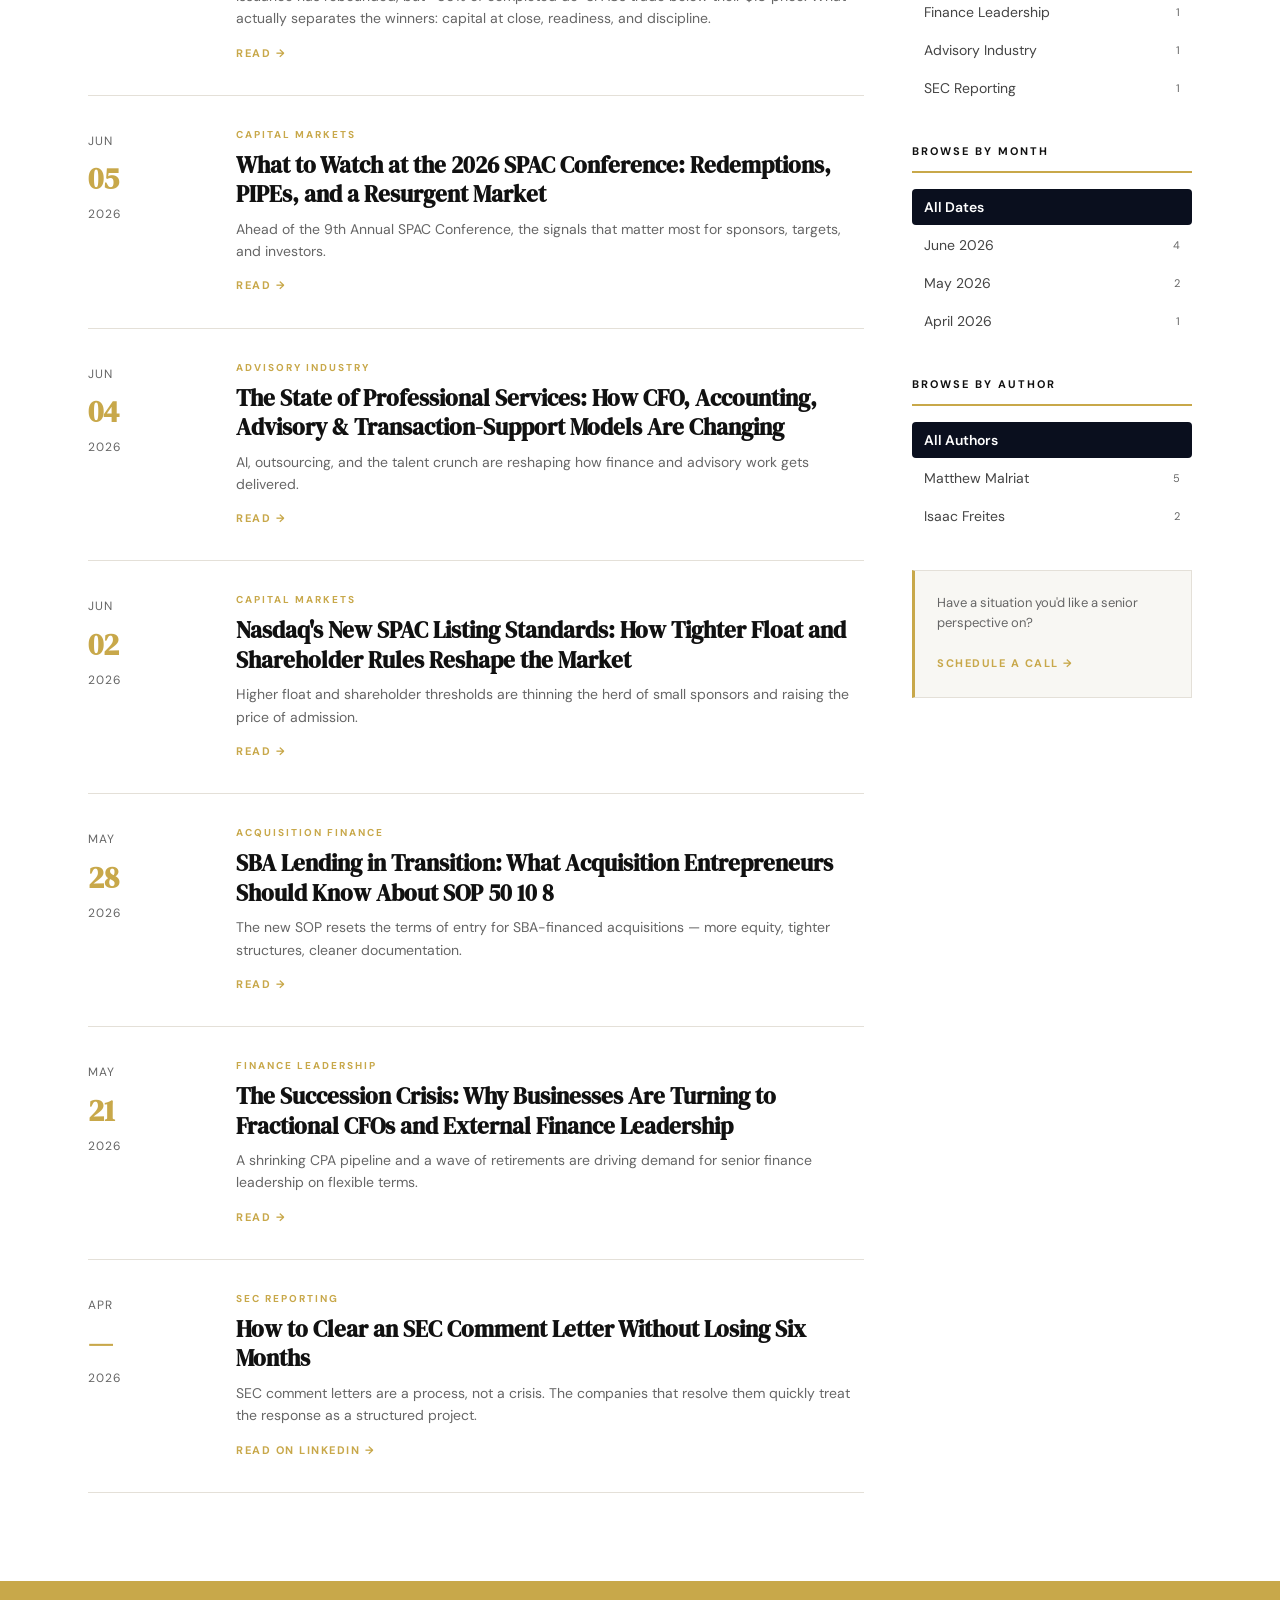
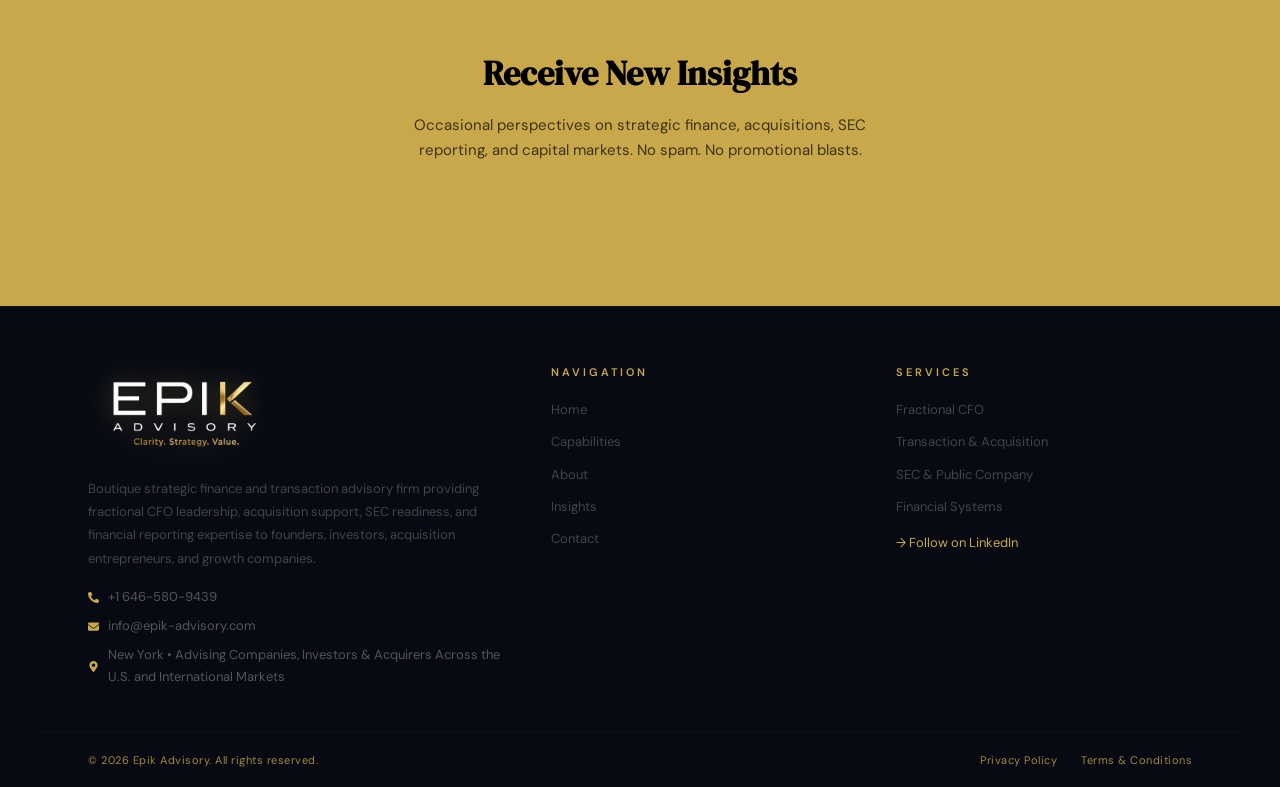
<file: insights.html>
<!DOCTYPE html>
<html lang="en">
<head>
<meta charset="UTF-8"/>
<meta name="viewport" content="width=device-width, initial-scale=1"/>
<link rel="icon" type="image/png" sizes="32x32" href="uploads/favicon-32.png"/>
<link rel="icon" type="image/png" sizes="192x192" href="uploads/favicon-192.png"/>
<link rel="apple-touch-icon" href="uploads/favicon-192.png"/>
<meta property="og:image" content="uploads/og-share.png"/>
<title>Insights | Fractional CFO, Acquisitions & SEC Reporting | Epik Advisory</title>
<meta name="description" content="Insights on strategic finance, fractional CFO leadership, acquisitions, SBA financing, SEC reporting, and capital markets from Epik Advisory."/>
<meta name="robots" content="index, follow"/>
<meta property="og:type" content="website"/>
<meta property="og:url" content="https://epik-advisory.com/insights.html"/>
<link rel="canonical" href="https://epik-advisory.com/insights.html"/>
<link href="https://fonts.googleapis.com/css2?family=DM+Sans:wght@300;400;500;600;700&family=DM+Serif+Display&display=swap" rel="stylesheet"/>
<link rel="stylesheet" href="epik-shared.css"/>
<style>
/* FEATURED */
.featured{background:var(--navy);color:#fff;padding:72px 0}
.featured-grid{display:grid;grid-template-columns:1.15fr 1fr;gap:48px;align-items:center;margin-top:32px}
.featured-img{aspect-ratio:4/3;background:url('uploads/favicon-512.png') center/150px no-repeat,linear-gradient(135deg,#1c2540,#070a12);border:1px solid rgba(200,168,74,.2)}
.featured .badge{display:inline-block;background:var(--gold);color:#000;font-size:10px;letter-spacing:2px;text-transform:uppercase;padding:5px 10px;font-weight:700;margin-bottom:14px}
.featured h2{font-family:var(--serif);font-size:34px;color:#fff;line-height:1.2;margin-bottom:18px}
.featured p{font-size:15.5px;color:rgba(255,255,255,.65);line-height:1.8;margin-bottom:24px}

/* LAYOUT: list + sidebar */
.ins-layout{display:grid;grid-template-columns:1fr 280px;gap:48px;margin-top:44px;align-items:start}
.ins-count{font-size:12px;letter-spacing:1.5px;text-transform:uppercase;color:var(--mid);margin-bottom:8px}

/* article rows */
.art-row{display:grid;grid-template-columns:120px 1fr;gap:28px;padding:30px 0;border-top:1px solid var(--light);text-decoration:none;transition:padding-left .2s}
.art-row:last-child{border-bottom:1px solid var(--light)}
.art-row:hover{padding-left:8px}
.art-date{font-size:12px;letter-spacing:1px;text-transform:uppercase;color:var(--mid);padding-top:5px}
.art-date b{display:block;font-family:var(--serif);font-size:30px;color:var(--gold);letter-spacing:0;text-transform:none;margin-top:2px}
.art-main .tag{font-size:10px;letter-spacing:2px;text-transform:uppercase;color:var(--gold);font-weight:700;margin-bottom:8px;display:block}
.art-main h3{font-family:var(--serif);font-size:23px;color:#111;line-height:1.28;margin-bottom:8px;transition:color .2s}
.art-row:hover .art-main h3{color:var(--gold)}
.art-main p{font-size:14px;color:var(--mid);line-height:1.6;margin-bottom:8px}
.art-main .more{font-size:11px;letter-spacing:1.5px;text-transform:uppercase;color:var(--gold);font-weight:700}
.art-row.hide{display:none}
.no-match{display:none;padding:40px 0;color:var(--mid);font-size:15px}

/* sidebar */
.side{position:sticky;top:140px;display:flex;flex-direction:column;gap:36px}
.side h4{font-size:11px;letter-spacing:2px;text-transform:uppercase;color:#111;font-weight:700;margin-bottom:16px;padding-bottom:10px;border-bottom:2px solid var(--gold)}
.side-list{display:flex;flex-direction:column;gap:2px}
.side-btn{text-align:left;background:none;border:none;font-family:var(--font);font-size:14px;color:#444;padding:9px 12px;cursor:pointer;border-radius:4px;display:flex;justify-content:space-between;align-items:center;transition:background .15s,color .15s}
.side-btn:hover{background:var(--off);color:#111}
.side-btn.active{background:var(--navy);color:#fff;font-weight:600}
.side-btn .ct{font-size:11px;color:var(--mid)}
.side-btn.active .ct{color:rgba(255,255,255,.6)}
.side-cta{background:var(--off);border:1px solid var(--light);border-left:3px solid var(--gold);padding:22px}
.side-cta p{font-size:13px;color:var(--mid);line-height:1.6;margin-bottom:14px}
.side-cta a{font-size:11px;letter-spacing:1.5px;text-transform:uppercase;color:var(--gold);font-weight:700}

/* AUTHOR / E-E-A-T */
.authors{background:var(--off);border-top:1px solid var(--light)}
.author-card{max-width:760px;margin:36px auto 0;background:#fff;border:1px solid var(--light);border-top:3px solid var(--gold);padding:32px 34px;text-align:center}
.author-card h3{font-family:var(--serif);font-size:22px;color:#111;margin-bottom:2px}
.author-card .role{font-size:11px;letter-spacing:2px;text-transform:uppercase;color:var(--gold);font-weight:700;margin-bottom:16px}
.author-card p{font-size:14px;color:var(--mid);line-height:1.75}

/* NEWSLETTER */
.newsletter{background:var(--gold);padding:64px 48px;text-align:center}
.newsletter h2{font-family:var(--serif);font-size:34px;color:#000;margin-bottom:10px}
.newsletter p{font-size:15px;color:rgba(0,0,0,.7);margin-bottom:24px;max-width:520px;margin-left:auto;margin-right:auto}
#newsletter-form{max-width:480px;margin:0 auto;min-height:54px}
#newsletter-form form{display:flex;gap:10px;flex-wrap:wrap;justify-content:center}
#newsletter-form .hs-form-field{flex:1;min-width:220px;margin:0}
#newsletter-form label{display:none!important}
#newsletter-form input[type=email]{width:100%!important;padding:14px 16px!important;border:1px solid rgba(0,0,0,.25)!important;background:#fff!important;font-family:var(--font)!important;font-size:14px!important;border-radius:0!important}
#newsletter-form .hs-button{background:#000!important;color:#fff!important;border:none!important;padding:14px 28px!important;font-size:11px!important;font-weight:700!important;letter-spacing:1.5px!important;text-transform:uppercase!important;cursor:pointer;font-family:var(--font)!important;border-radius:0!important}
#newsletter-form .hs-error-msgs{list-style:none;padding:0;margin:6px 0 0;color:#5a1717;font-size:12px}
#newsletter-form .submitted-message{color:#000;font-weight:600}

@media(max-width:900px){
  .featured-grid{grid-template-columns:1fr;gap:24px}
  .featured h2{font-size:26px}
  .ins-layout{grid-template-columns:1fr;gap:36px}
  .side{position:static;flex-direction:row;flex-wrap:wrap;gap:28px}
  .side > div{flex:1;min-width:240px}
}
@media(max-width:560px){
  .art-row{grid-template-columns:1fr;gap:8px}
  .art-date{display:flex;align-items:baseline;gap:8px;padding-top:0}
  .art-date b{display:inline;font-size:15px}
}
</style>
</head>
<body>

<script src="epik-header.js" data-active="insights"></script>

<section class="page-hero">
  <div class="page-hero-inner">
    <div class="crumbs"><a href="index.html">Home</a> &nbsp;/&nbsp; Insights</div>
    <div class="eyebrow">Knowledge Center</div>
    <h1>Insights &amp; Analysis</h1>
    <p>Practical perspectives on strategic finance, acquisitions, SEC reporting, capital markets, and the systems that support long-term business value.</p>
  </div>
</section>

<!-- FEATURED -->
<div class="featured">
  <div class="wrap">
    <div class="fade-up"><div class="sec-label" style="color:var(--gold)">Featured Insight</div></div>
    <div class="featured-grid">
      <div class="featured-img fade-up"></div>
      <div class="fade-up d1">
        <span class="badge">Capital Markets</span>
        <h2>The De-SPAC Is Won Before the Merger Closes: What the 2026 Data Tells Founders and Boards</h2>
        <p>SPAC issuance has rebounded, but roughly 85% of completed de-SPACs still trade below their $10 price. Drawing on new 2026 research and firsthand SPAC experience, here's what actually separates the winners — capital at close, public-company readiness, and discipline.</p>
        <a href="de-spac-success-before-merger-closes-2026.html" class="btn-gold">Read the Full Article</a>
      </div>
    </div>
  </div>
</div>

<!-- ARTICLE LIST + SIDEBAR -->
<div class="wrap">
  <div class="sec">
    <div class="fade-up"><div class="sec-label">All Articles</div><h2 class="sec-title">The Archive</h2><p class="sec-sub">Browse every published insight by topic or month.</p></div>

    <div class="ins-layout">
      <!-- LIST -->
      <div>
        <div class="ins-count" id="insCount"></div>
        <div id="artList">
          <a class="art-row" href="de-spac-success-before-merger-closes-2026.html" data-cat="capital-markets" data-month="2026-06" data-author="matthew">
            <div class="art-date">Jun<b>17</b>2026</div>
            <div class="art-main"><span class="tag">Capital Markets</span><h3>The De-SPAC Is Won Before the Merger Closes: What the 2026 Data Tells Founders and Boards</h3><p>Issuance has rebounded, but ~85% of completed de-SPACs trade below their $10 price. What actually separates the winners: capital at close, readiness, and discipline.</p><span class="more">Read →</span></div>
          </a>
          <a class="art-row" href="what-to-watch-2026-spac-conference.html" data-cat="capital-markets" data-month="2026-06" data-author="matthew">
            <div class="art-date">Jun<b>05</b>2026</div>
            <div class="art-main"><span class="tag">Capital Markets</span><h3>What to Watch at the 2026 SPAC Conference: Redemptions, PIPEs, and a Resurgent Market</h3><p>Ahead of the 9th Annual SPAC Conference, the signals that matter most for sponsors, targets, and investors.</p><span class="more">Read →</span></div>
          </a>
          <a class="art-row" href="state-of-professional-services-cfo-accounting-advisory.html" data-cat="advisory-industry" data-month="2026-06" data-author="isaac">
            <div class="art-date">Jun<b>04</b>2026</div>
            <div class="art-main"><span class="tag">Advisory Industry</span><h3>The State of Professional Services: How CFO, Accounting, Advisory & Transaction-Support Models Are Changing</h3><p>AI, outsourcing, and the talent crunch are reshaping how finance and advisory work gets delivered.</p><span class="more">Read →</span></div>
          </a>
          <a class="art-row" href="nasdaq-spac-listing-standards-2026.html" data-cat="capital-markets" data-month="2026-06" data-author="matthew">
            <div class="art-date">Jun<b>02</b>2026</div>
            <div class="art-main"><span class="tag">Capital Markets</span><h3>Nasdaq's New SPAC Listing Standards: How Tighter Float and Shareholder Rules Reshape the Market</h3><p>Higher float and shareholder thresholds are thinning the herd of small sponsors and raising the price of admission.</p><span class="more">Read →</span></div>
          </a>
          <a class="art-row" href="sba-sop-50-10-8-acquisition-financing.html" data-cat="acquisition-finance" data-month="2026-05" data-author="matthew">
            <div class="art-date">May<b>28</b>2026</div>
            <div class="art-main"><span class="tag">Acquisition Finance</span><h3>SBA Lending in Transition: What Acquisition Entrepreneurs Should Know About SOP 50 10 8</h3><p>The new SOP resets the terms of entry for SBA-financed acquisitions — more equity, tighter structures, cleaner documentation.</p><span class="more">Read →</span></div>
          </a>
          <a class="art-row" href="succession-crisis-fractional-cfo-finance-leadership.html" data-cat="finance-leadership" data-month="2026-05" data-author="isaac">
            <div class="art-date">May<b>21</b>2026</div>
            <div class="art-main"><span class="tag">Finance Leadership</span><h3>The Succession Crisis: Why Businesses Are Turning to Fractional CFOs and External Finance Leadership</h3><p>A shrinking CPA pipeline and a wave of retirements are driving demand for senior finance leadership on flexible terms.</p><span class="more">Read →</span></div>
          </a>
          <a class="art-row" href="https://www.linkedin.com/company/epik-advisory/posts/" target="_blank" rel="noopener" data-cat="sec-reporting" data-month="2026-04" data-author="matthew">
            <div class="art-date">Apr<b>—</b>2026</div>
            <div class="art-main"><span class="tag">SEC Reporting</span><h3>How to Clear an SEC Comment Letter Without Losing Six Months</h3><p>SEC comment letters are a process, not a crisis. The companies that resolve them quickly treat the response as a structured project.</p><span class="more">Read on LinkedIn →</span></div>
          </a>
        </div>
        <div class="no-match" id="noMatch">No articles in this selection yet — check back soon.</div>
      </div>

      <!-- SIDEBAR -->
      <aside class="side">
        <div>
          <h4>Browse by Topic</h4>
          <div class="side-list" id="topicList">
            <button class="side-btn active" data-type="cat" data-val="all">All Topics <span class="ct" id="ct-all"></span></button>
            <button class="side-btn" data-type="cat" data-val="capital-markets">Capital Markets <span class="ct">3</span></button>
            <button class="side-btn" data-type="cat" data-val="acquisition-finance">Acquisition Finance <span class="ct">1</span></button>
            <button class="side-btn" data-type="cat" data-val="finance-leadership">Finance Leadership <span class="ct">1</span></button>
            <button class="side-btn" data-type="cat" data-val="advisory-industry">Advisory Industry <span class="ct">1</span></button>
            <button class="side-btn" data-type="cat" data-val="sec-reporting">SEC Reporting <span class="ct">1</span></button>
          </div>
        </div>
        <div>
          <h4>Browse by Month</h4>
          <div class="side-list" id="monthList">
            <button class="side-btn active" data-type="month" data-val="all">All Dates</button>
            <button class="side-btn" data-type="month" data-val="2026-06">June 2026 <span class="ct">4</span></button>
            <button class="side-btn" data-type="month" data-val="2026-05">May 2026 <span class="ct">2</span></button>
            <button class="side-btn" data-type="month" data-val="2026-04">April 2026 <span class="ct">1</span></button>
          </div>
        </div>
        <div>
          <h4>Browse by Author</h4>
          <div class="side-list" id="authorList">
            <button class="side-btn active" data-type="author" data-val="all">All Authors</button>
            <button class="side-btn" data-type="author" data-val="matthew">Matthew Malriat <span class="ct">5</span></button>
            <button class="side-btn" data-type="author" data-val="isaac">Isaac Freites <span class="ct">2</span></button>
          </div>
        </div>
        <div class="side-cta">
          <p>Have a situation you'd like a senior perspective on?</p>
          <a href="contact.html">Schedule a Call →</a>
        </div>
      </aside>
    </div>
  </div>
</div>

<!-- NEWSLETTER -->
<div class="newsletter">
  <h2>Receive New Insights</h2>
  <p>Occasional perspectives on strategic finance, acquisitions, SEC reporting, and capital markets. No spam. No promotional blasts.</p>
  <div id="newsletter-form"></div>
</div>

<script charset="utf-8" type="text/javascript" src="//js-na2.hsforms.net/forms/embed/v2.js"></script>
<script>
  hbspt.forms.create({portalId:"246112495",formId:"0c26c6f1-1683-4a61-9d72-8e25202700f6",region:"na2",target:"#newsletter-form"});
</script>

<script>
(function(){
  var rows=[].slice.call(document.querySelectorAll('.art-row'));
  var state={cat:'all',month:'all',author:'all'};
  var count=document.getElementById('insCount');
  var noMatch=document.getElementById('noMatch');
  document.getElementById('ct-all').textContent=rows.length;
  function apply(){
    var shown=0;
    rows.forEach(function(r){
      var ok=(state.cat==='all'||r.getAttribute('data-cat')===state.cat)&&(state.month==='all'||r.getAttribute('data-month')===state.month)&&(state.author==='all'||r.getAttribute('data-author')===state.author);
      r.classList.toggle('hide',!ok); if(ok)shown++;
    });
    count.textContent=shown+' '+(shown===1?'article':'articles');
    noMatch.style.display=shown?'none':'block';
  }
  document.querySelectorAll('.side-btn').forEach(function(b){
    b.addEventListener('click',function(){
      var type=b.getAttribute('data-type');
      document.querySelectorAll('.side-btn[data-type="'+type+'"]').forEach(function(x){x.classList.remove('active');});
      b.classList.add('active');
      state[type]=b.getAttribute('data-val');
      apply();
    });
  });
  apply();
})();
</script>
<script src="epik-footer.js"></script>
</body>
</html>
</file>
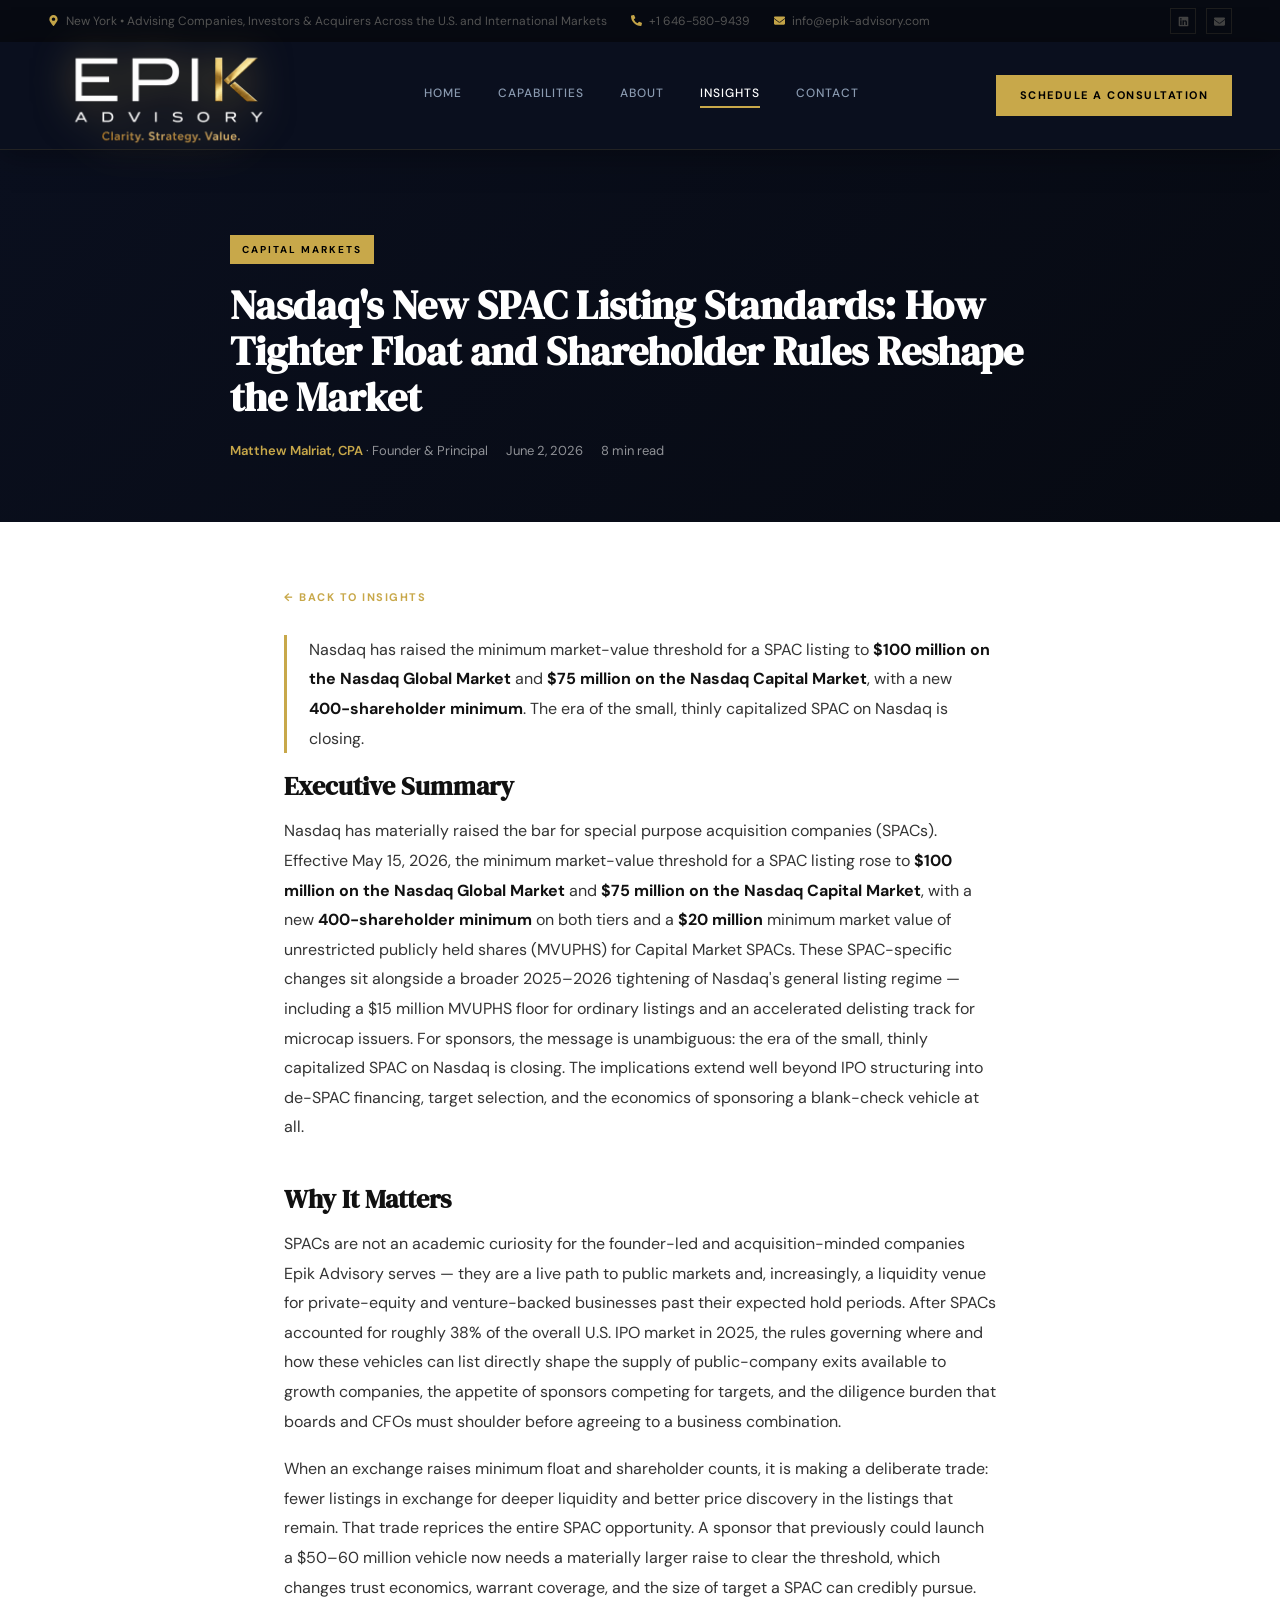
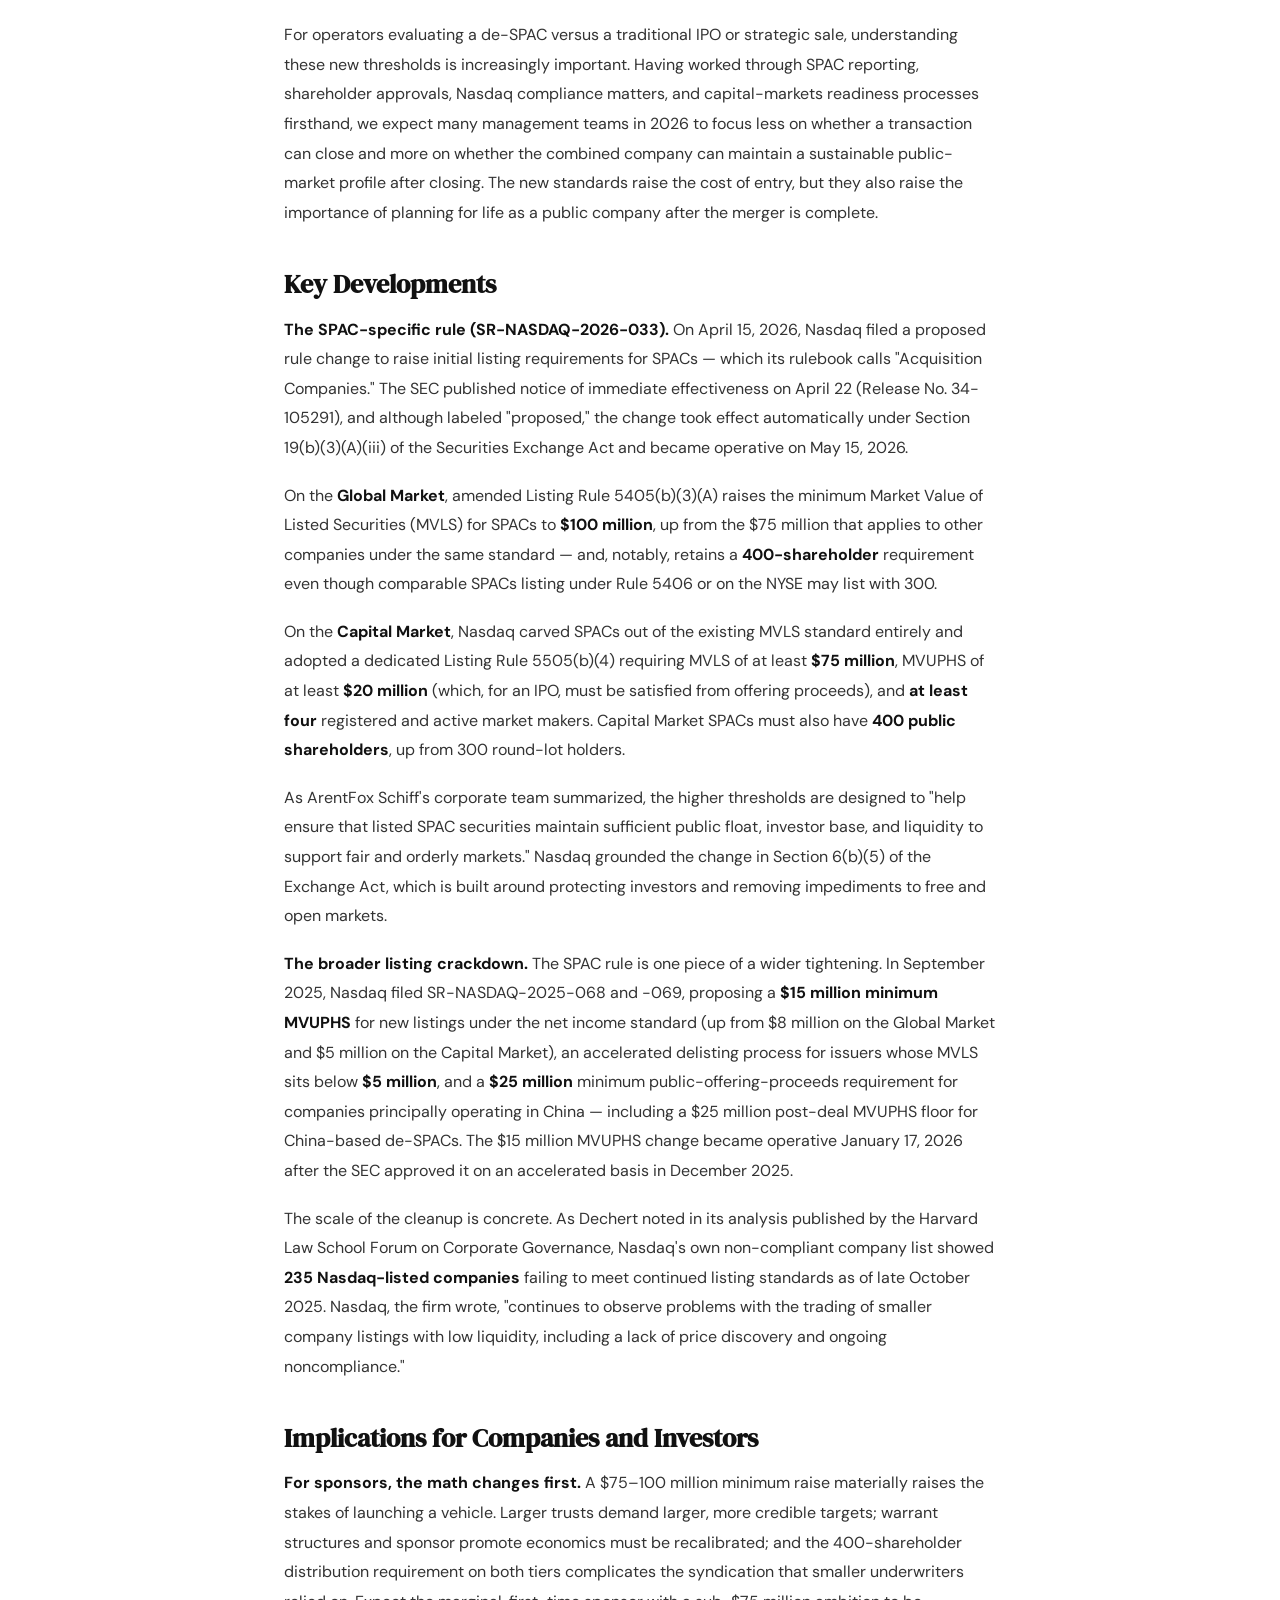
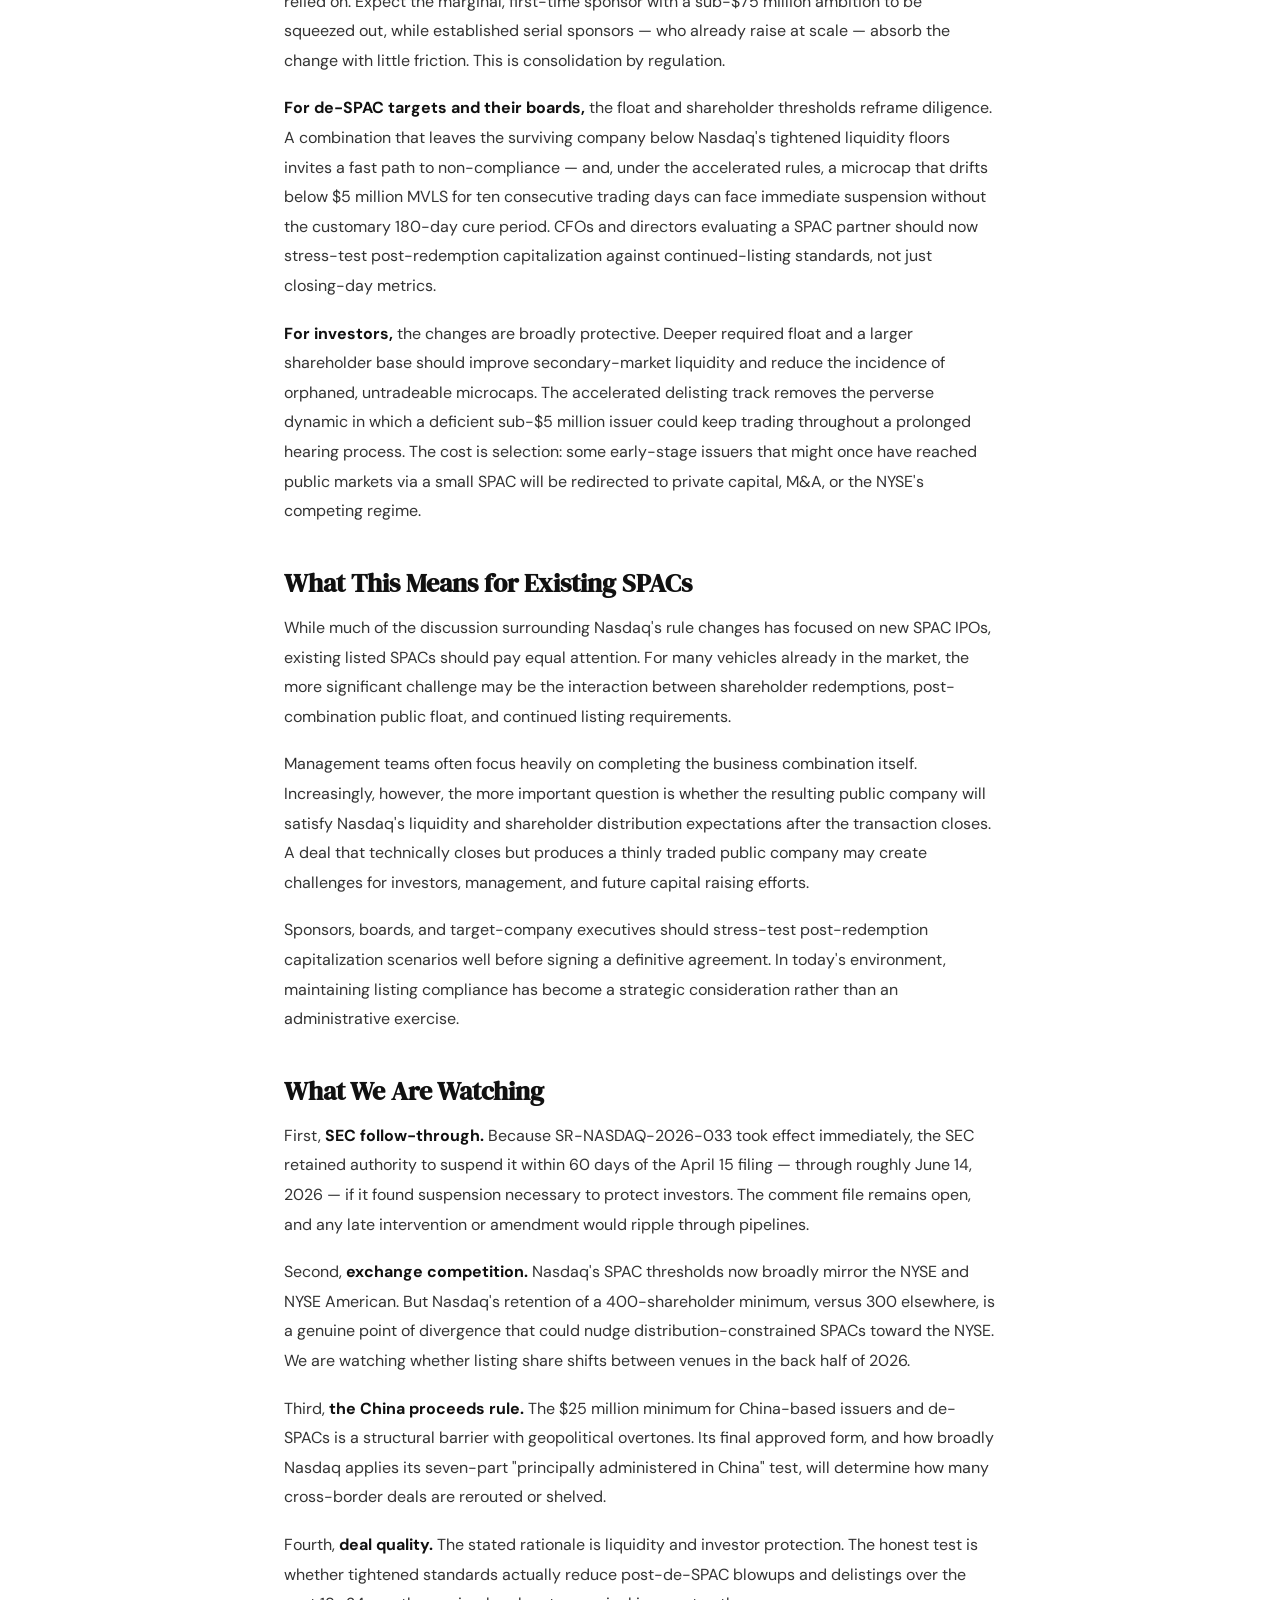
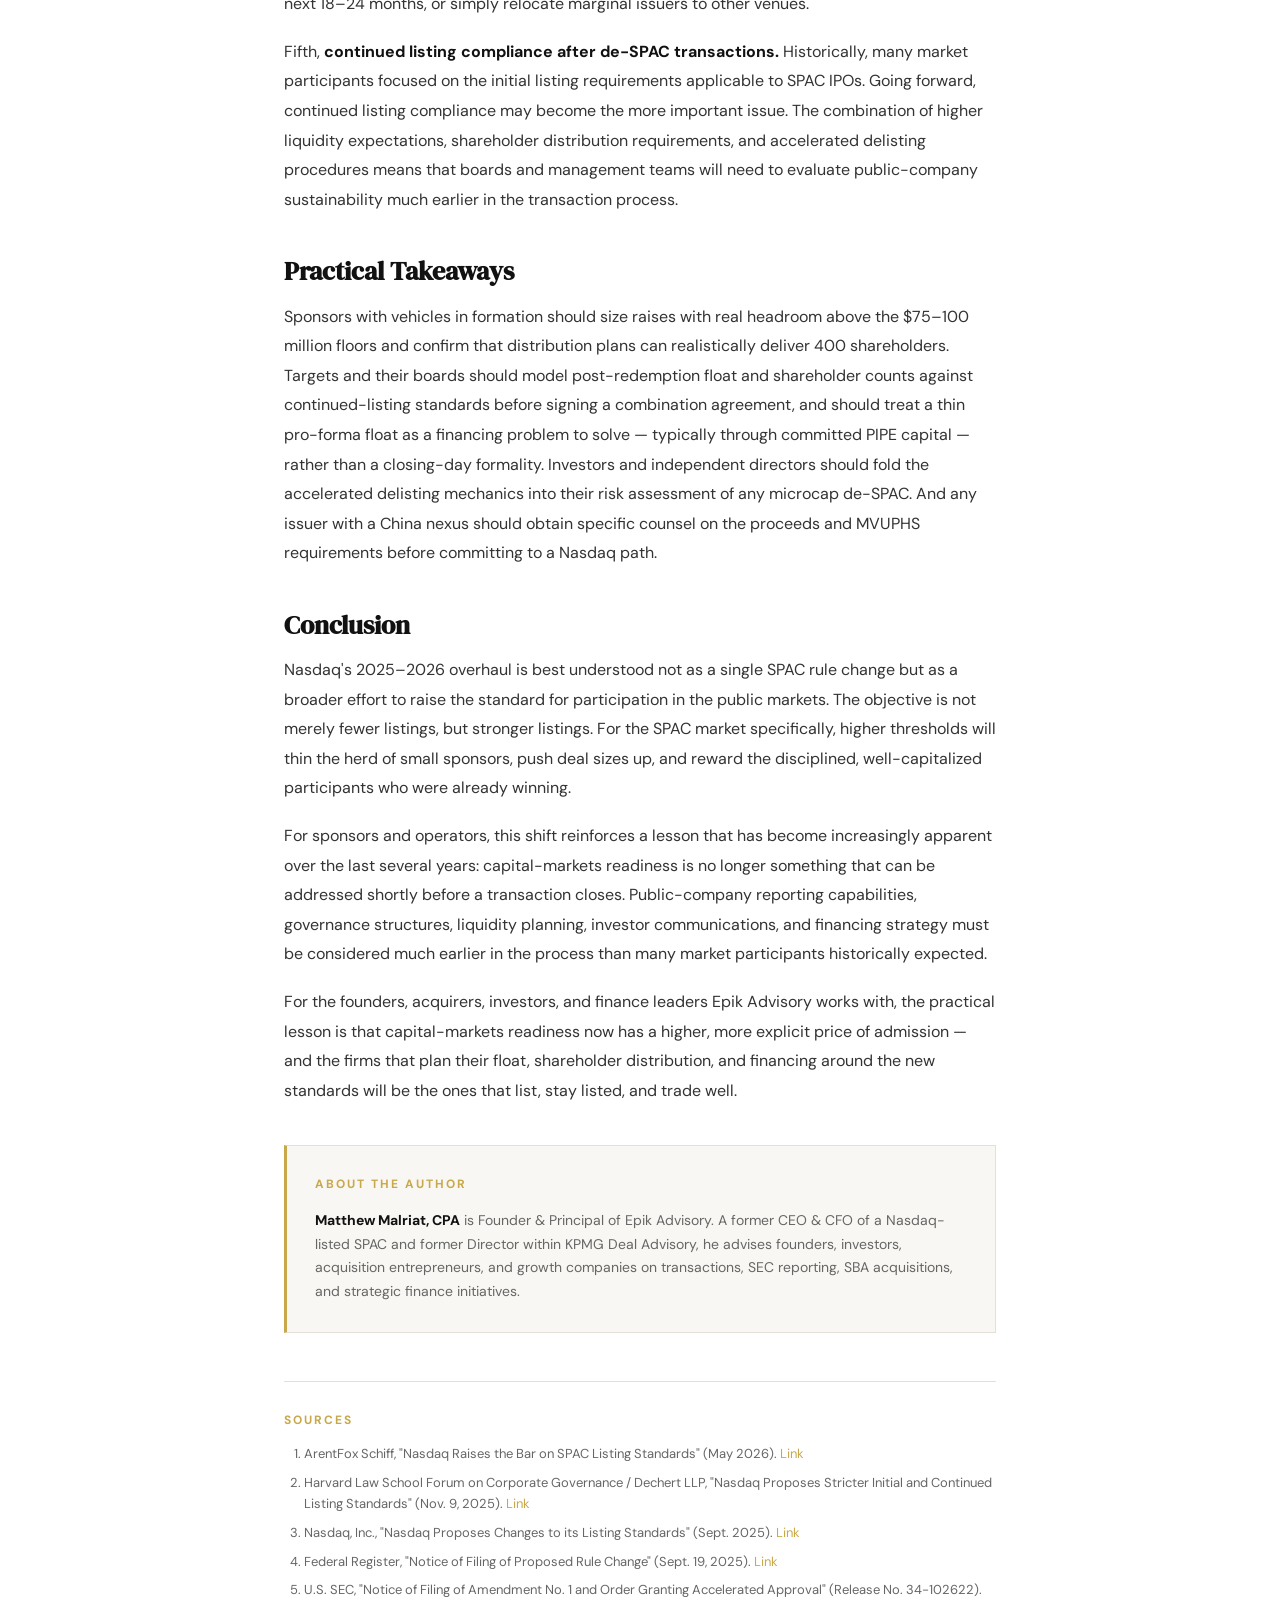
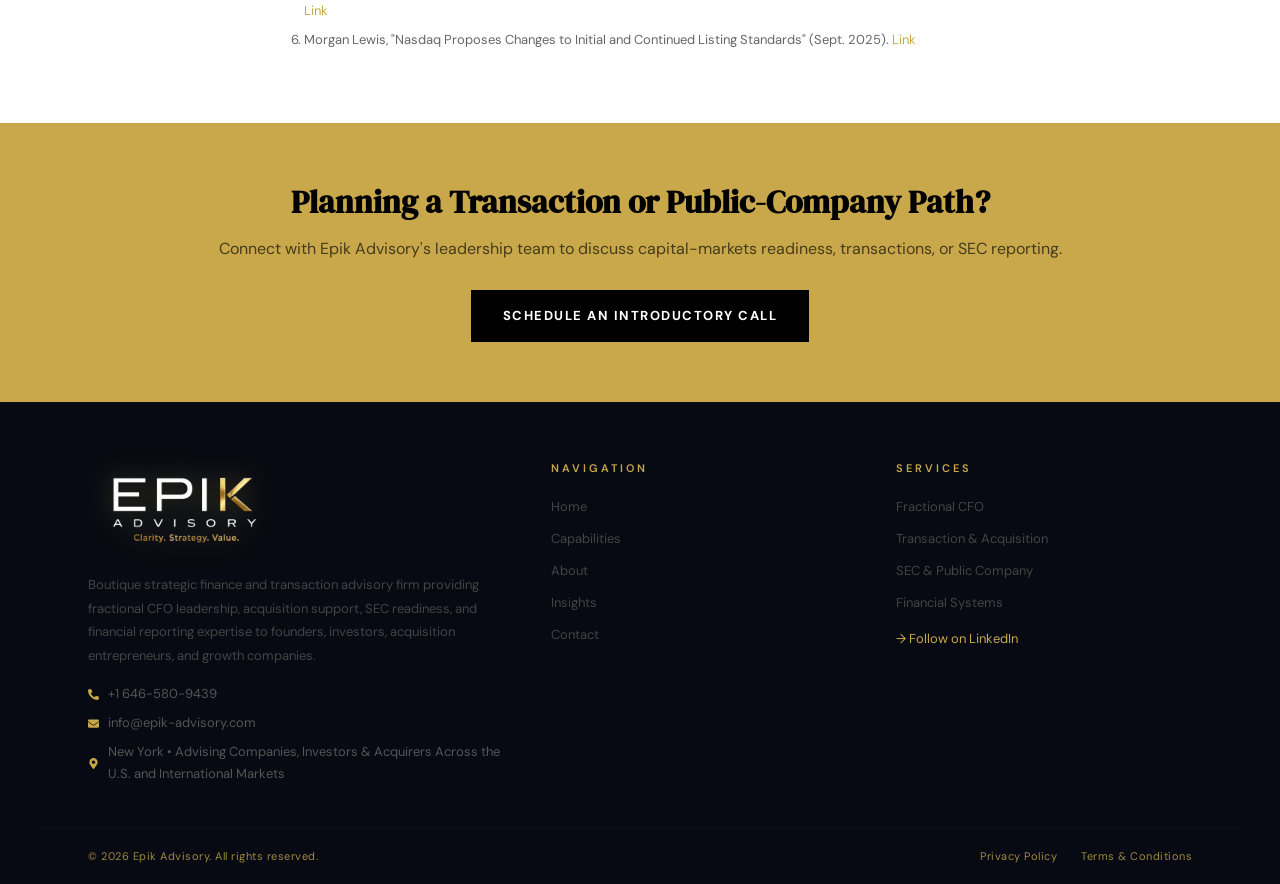
<file: nasdaq-spac-listing-standards-2026.html>
<!DOCTYPE html>
<html lang="en">
<head>
<meta charset="UTF-8"/>
<meta name="viewport" content="width=device-width, initial-scale=1"/>
<link rel="icon" type="image/png" sizes="32x32" href="uploads/favicon-32.png"/>
<link rel="icon" type="image/png" sizes="192x192" href="uploads/favicon-192.png"/>
<link rel="apple-touch-icon" href="uploads/favicon-192.png"/>
<meta property="og:image" content="uploads/og-share.png"/>
<title>Nasdaq's New SPAC Listing Standards: How Tighter Float and Shareholder Rules Reshape the Market | Epik Advisory</title>
<meta name="description" content="Nasdaq has raised SPAC listing thresholds to $100M on the Global Market and $75M on the Capital Market, with a 400-shareholder minimum. Here's what sponsors, targets, and investors need to know."/>
<meta name="robots" content="index, follow"/>
<meta property="og:type" content="article"/>
<meta property="og:title" content="Nasdaq's New SPAC Listing Standards: How Tighter Float and Shareholder Rules Reshape the Market"/>
<meta property="og:url" content="https://epik-advisory.com/nasdaq-spac-listing-standards-2026.html"/>
<link rel="canonical" href="https://epik-advisory.com/nasdaq-spac-listing-standards-2026.html"/>
<link href="https://fonts.googleapis.com/css2?family=DM+Sans:wght@300;400;500;600;700&family=DM+Serif+Display&display=swap" rel="stylesheet"/>
<link rel="stylesheet" href="epik-shared.css"/>
<script type="application/ld+json">
{
  "@context": "https://schema.org",
  "@type": "Article",
  "headline": "Nasdaq's New SPAC Listing Standards: How Tighter Float and Shareholder Rules Reshape the Market",
  "description": "Nasdaq has raised SPAC listing thresholds to $100M on the Global Market and $75M on the Capital Market, with a 400-shareholder minimum. What sponsors, targets, and investors need to know.",
  "articleSection": "Capital Markets",
  "datePublished": "2026-06-02",
  "dateModified": "2026-06-02",
  "author": {"@type":"Person","name":"Matthew Malriat","honorificSuffix":"CPA","jobTitle":"Founder & Principal","worksFor":{"@type":"Organization","name":"Epik Advisory"}},
  "publisher": {"@type":"Organization","name":"Epik Advisory","url":"https://epik-advisory.com"},
  "mainEntityOfPage": {"@type":"WebPage","@id":"https://epik-advisory.com/nasdaq-spac-listing-standards-2026.html"}
}
</script>
<style>
.article-hero{background:linear-gradient(135deg,var(--navy),var(--black));padding:84px 48px 60px}
.article-hero-inner{max-width:820px;margin:0 auto}
.cat-badge{display:inline-block;background:var(--gold);color:#000;font-size:10px;letter-spacing:2px;text-transform:uppercase;padding:6px 12px;font-weight:700;margin-bottom:18px}
.article-hero h1{font-family:var(--serif);font-size:40px;color:#fff;line-height:1.15;margin-bottom:20px}
.article-meta-row{font-size:13px;color:rgba(255,255,255,.55);display:flex;gap:18px;flex-wrap:wrap;align-items:center}
.article-meta-row b{color:var(--gold);font-weight:600}
.article-wrap{max-width:760px;margin:0 auto;padding:60px 24px 72px}
.back-link{display:inline-block;margin-bottom:28px;font-size:11px;letter-spacing:1.5px;text-transform:uppercase;color:var(--gold);font-weight:700}
.article-wrap h2{font-family:var(--serif);font-size:26px;color:#111;margin:42px 0 14px;line-height:1.2}
.article-wrap h2:first-of-type{margin-top:0}
.article-wrap p{font-size:16px;color:#333;line-height:1.85;margin-bottom:18px}
.article-wrap strong{color:#111}
.article-lead{font-size:18px;color:#444;line-height:1.8;border-left:3px solid var(--gold);padding-left:22px;margin-bottom:30px}
.article-sources{margin-top:48px;padding-top:28px;border-top:1px solid var(--light)}
.article-sources h3{font-size:12px;letter-spacing:2px;text-transform:uppercase;color:var(--gold);margin-bottom:14px}
.article-sources ol{padding-left:20px;display:flex;flex-direction:column;gap:8px}
.article-sources li{font-size:13px;color:var(--mid);line-height:1.6}
.article-sources a{color:var(--gold);word-break:break-word}
.author-box{background:var(--off);border:1px solid var(--light);border-left:3px solid var(--gold);padding:28px;margin-top:40px}
.author-box h3{font-size:12px;letter-spacing:2px;text-transform:uppercase;color:var(--gold);margin-bottom:14px}
.author-box p{font-size:14px;color:var(--mid);line-height:1.7;margin-bottom:12px}
.author-box p:last-child{margin-bottom:0}
.article-cta{background:var(--gold);padding:60px 48px;text-align:center}
.article-cta h2{font-family:var(--serif);font-size:32px;color:#000;margin-bottom:14px;line-height:1.2}
.article-cta p{font-size:16px;color:rgba(0,0,0,.65);margin-bottom:28px}
@media(max-width:768px){.article-hero{padding:64px 24px 48px}.article-hero h1{font-size:29px}.article-cta{padding:48px 24px}}
</style>
</head>
<body>

<script src="epik-header.js" data-active="insights"></script>

<section class="article-hero">
  <div class="article-hero-inner">
    <span class="cat-badge">Capital Markets</span>
    <h1>Nasdaq's New SPAC Listing Standards: How Tighter Float and Shareholder Rules Reshape the Market</h1>
    <div class="article-meta-row"><span><b>Matthew Malriat, CPA</b> · Founder &amp; Principal</span><span>June 2, 2026</span><span>8 min read</span></div>
  </div>
</section>

<div class="article-wrap">
  <a href="insights.html" class="back-link">← Back to Insights</a>

  <p class="article-lead">Nasdaq has raised the minimum market-value threshold for a SPAC listing to <strong>$100 million on the Nasdaq Global Market</strong> and <strong>$75 million on the Nasdaq Capital Market</strong>, with a new <strong>400-shareholder minimum</strong>. The era of the small, thinly capitalized SPAC on Nasdaq is closing.</p>

  <h2>Executive Summary</h2>
  <p>Nasdaq has materially raised the bar for special purpose acquisition companies (SPACs). Effective May 15, 2026, the minimum market-value threshold for a SPAC listing rose to <strong>$100 million on the Nasdaq Global Market</strong> and <strong>$75 million on the Nasdaq Capital Market</strong>, with a new <strong>400-shareholder minimum</strong> on both tiers and a <strong>$20 million</strong> minimum market value of unrestricted publicly held shares (MVUPHS) for Capital Market SPACs. These SPAC-specific changes sit alongside a broader 2025–2026 tightening of Nasdaq's general listing regime — including a $15 million MVUPHS floor for ordinary listings and an accelerated delisting track for microcap issuers. For sponsors, the message is unambiguous: the era of the small, thinly capitalized SPAC on Nasdaq is closing. The implications extend well beyond IPO structuring into de-SPAC financing, target selection, and the economics of sponsoring a blank-check vehicle at all.</p>

  <h2>Why It Matters</h2>
  <p>SPACs are not an academic curiosity for the founder-led and acquisition-minded companies Epik Advisory serves — they are a live path to public markets and, increasingly, a liquidity venue for private-equity and venture-backed businesses past their expected hold periods. After SPACs accounted for roughly 38% of the overall U.S. IPO market in 2025, the rules governing where and how these vehicles can list directly shape the supply of public-company exits available to growth companies, the appetite of sponsors competing for targets, and the diligence burden that boards and CFOs must shoulder before agreeing to a business combination.</p>
  <p>When an exchange raises minimum float and shareholder counts, it is making a deliberate trade: fewer listings in exchange for deeper liquidity and better price discovery in the listings that remain. That trade reprices the entire SPAC opportunity. A sponsor that previously could launch a $50–60 million vehicle now needs a materially larger raise to clear the threshold, which changes trust economics, warrant coverage, and the size of target a SPAC can credibly pursue.</p>
  <p>For operators evaluating a de-SPAC versus a traditional IPO or strategic sale, understanding these new thresholds is increasingly important. Having worked through SPAC reporting, shareholder approvals, Nasdaq compliance matters, and capital-markets readiness processes firsthand, we expect many management teams in 2026 to focus less on whether a transaction can close and more on whether the combined company can maintain a sustainable public-market profile after closing. The new standards raise the cost of entry, but they also raise the importance of planning for life as a public company after the merger is complete.</p>

  <h2>Key Developments</h2>
  <p><strong>The SPAC-specific rule (SR-NASDAQ-2026-033).</strong> On April 15, 2026, Nasdaq filed a proposed rule change to raise initial listing requirements for SPACs — which its rulebook calls "Acquisition Companies." The SEC published notice of immediate effectiveness on April 22 (Release No. 34-105291), and although labeled "proposed," the change took effect automatically under Section 19(b)(3)(A)(iii) of the Securities Exchange Act and became operative on May 15, 2026.</p>
  <p>On the <strong>Global Market</strong>, amended Listing Rule 5405(b)(3)(A) raises the minimum Market Value of Listed Securities (MVLS) for SPACs to <strong>$100 million</strong>, up from the $75 million that applies to other companies under the same standard — and, notably, retains a <strong>400-shareholder</strong> requirement even though comparable SPACs listing under Rule 5406 or on the NYSE may list with 300.</p>
  <p>On the <strong>Capital Market</strong>, Nasdaq carved SPACs out of the existing MVLS standard entirely and adopted a dedicated Listing Rule 5505(b)(4) requiring MVLS of at least <strong>$75 million</strong>, MVUPHS of at least <strong>$20 million</strong> (which, for an IPO, must be satisfied from offering proceeds), and <strong>at least four</strong> registered and active market makers. Capital Market SPACs must also have <strong>400 public shareholders</strong>, up from 300 round-lot holders.</p>
  <p>As ArentFox Schiff's corporate team summarized, the higher thresholds are designed to "help ensure that listed SPAC securities maintain sufficient public float, investor base, and liquidity to support fair and orderly markets." Nasdaq grounded the change in Section 6(b)(5) of the Exchange Act, which is built around protecting investors and removing impediments to free and open markets.</p>
  <p><strong>The broader listing crackdown.</strong> The SPAC rule is one piece of a wider tightening. In September 2025, Nasdaq filed SR-NASDAQ-2025-068 and -069, proposing a <strong>$15 million minimum MVUPHS</strong> for new listings under the net income standard (up from $8 million on the Global Market and $5 million on the Capital Market), an accelerated delisting process for issuers whose MVLS sits below <strong>$5 million</strong>, and a <strong>$25 million</strong> minimum public-offering-proceeds requirement for companies principally operating in China — including a $25 million post-deal MVUPHS floor for China-based de-SPACs. The $15 million MVUPHS change became operative January 17, 2026 after the SEC approved it on an accelerated basis in December 2025.</p>
  <p>The scale of the cleanup is concrete. As Dechert noted in its analysis published by the Harvard Law School Forum on Corporate Governance, Nasdaq's own non-compliant company list showed <strong>235 Nasdaq-listed companies</strong> failing to meet continued listing standards as of late October 2025. Nasdaq, the firm wrote, "continues to observe problems with the trading of smaller company listings with low liquidity, including a lack of price discovery and ongoing noncompliance."</p>

  <h2>Implications for Companies and Investors</h2>
  <p><strong>For sponsors, the math changes first.</strong> A $75–100 million minimum raise materially raises the stakes of launching a vehicle. Larger trusts demand larger, more credible targets; warrant structures and sponsor promote economics must be recalibrated; and the 400-shareholder distribution requirement on both tiers complicates the syndication that smaller underwriters relied on. Expect the marginal, first-time sponsor with a sub-$75 million ambition to be squeezed out, while established serial sponsors — who already raise at scale — absorb the change with little friction. This is consolidation by regulation.</p>
  <p><strong>For de-SPAC targets and their boards,</strong> the float and shareholder thresholds reframe diligence. A combination that leaves the surviving company below Nasdaq's tightened liquidity floors invites a fast path to non-compliance — and, under the accelerated rules, a microcap that drifts below $5 million MVLS for ten consecutive trading days can face immediate suspension without the customary 180-day cure period. CFOs and directors evaluating a SPAC partner should now stress-test post-redemption capitalization against continued-listing standards, not just closing-day metrics.</p>
  <p><strong>For investors,</strong> the changes are broadly protective. Deeper required float and a larger shareholder base should improve secondary-market liquidity and reduce the incidence of orphaned, untradeable microcaps. The accelerated delisting track removes the perverse dynamic in which a deficient sub-$5 million issuer could keep trading throughout a prolonged hearing process. The cost is selection: some early-stage issuers that might once have reached public markets via a small SPAC will be redirected to private capital, M&amp;A, or the NYSE's competing regime.</p>

  <h2>What This Means for Existing SPACs</h2>
  <p>While much of the discussion surrounding Nasdaq's rule changes has focused on new SPAC IPOs, existing listed SPACs should pay equal attention. For many vehicles already in the market, the more significant challenge may be the interaction between shareholder redemptions, post-combination public float, and continued listing requirements.</p>
  <p>Management teams often focus heavily on completing the business combination itself. Increasingly, however, the more important question is whether the resulting public company will satisfy Nasdaq's liquidity and shareholder distribution expectations after the transaction closes. A deal that technically closes but produces a thinly traded public company may create challenges for investors, management, and future capital raising efforts.</p>
  <p>Sponsors, boards, and target-company executives should stress-test post-redemption capitalization scenarios well before signing a definitive agreement. In today's environment, maintaining listing compliance has become a strategic consideration rather than an administrative exercise.</p>

  <h2>What We Are Watching</h2>
  <p>First, <strong>SEC follow-through.</strong> Because SR-NASDAQ-2026-033 took effect immediately, the SEC retained authority to suspend it within 60 days of the April 15 filing — through roughly June 14, 2026 — if it found suspension necessary to protect investors. The comment file remains open, and any late intervention or amendment would ripple through pipelines.</p>
  <p>Second, <strong>exchange competition.</strong> Nasdaq's SPAC thresholds now broadly mirror the NYSE and NYSE American. But Nasdaq's retention of a 400-shareholder minimum, versus 300 elsewhere, is a genuine point of divergence that could nudge distribution-constrained SPACs toward the NYSE. We are watching whether listing share shifts between venues in the back half of 2026.</p>
  <p>Third, <strong>the China proceeds rule.</strong> The $25 million minimum for China-based issuers and de-SPACs is a structural barrier with geopolitical overtones. Its final approved form, and how broadly Nasdaq applies its seven-part "principally administered in China" test, will determine how many cross-border deals are rerouted or shelved.</p>
  <p>Fourth, <strong>deal quality.</strong> The stated rationale is liquidity and investor protection. The honest test is whether tightened standards actually reduce post-de-SPAC blowups and delistings over the next 18–24 months, or simply relocate marginal issuers to other venues.</p>
  <p>Fifth, <strong>continued listing compliance after de-SPAC transactions.</strong> Historically, many market participants focused on the initial listing requirements applicable to SPAC IPOs. Going forward, continued listing compliance may become the more important issue. The combination of higher liquidity expectations, shareholder distribution requirements, and accelerated delisting procedures means that boards and management teams will need to evaluate public-company sustainability much earlier in the transaction process.</p>

  <h2>Practical Takeaways</h2>
  <p>Sponsors with vehicles in formation should size raises with real headroom above the $75–100 million floors and confirm that distribution plans can realistically deliver 400 shareholders. Targets and their boards should model post-redemption float and shareholder counts against continued-listing standards before signing a combination agreement, and should treat a thin pro-forma float as a financing problem to solve — typically through committed PIPE capital — rather than a closing-day formality. Investors and independent directors should fold the accelerated delisting mechanics into their risk assessment of any microcap de-SPAC. And any issuer with a China nexus should obtain specific counsel on the proceeds and MVUPHS requirements before committing to a Nasdaq path.</p>

  <h2>Conclusion</h2>
  <p>Nasdaq's 2025–2026 overhaul is best understood not as a single SPAC rule change but as a broader effort to raise the standard for participation in the public markets. The objective is not merely fewer listings, but stronger listings. For the SPAC market specifically, higher thresholds will thin the herd of small sponsors, push deal sizes up, and reward the disciplined, well-capitalized participants who were already winning.</p>
  <p>For sponsors and operators, this shift reinforces a lesson that has become increasingly apparent over the last several years: capital-markets readiness is no longer something that can be addressed shortly before a transaction closes. Public-company reporting capabilities, governance structures, liquidity planning, investor communications, and financing strategy must be considered much earlier in the process than many market participants historically expected.</p>
  <p>For the founders, acquirers, investors, and finance leaders Epik Advisory works with, the practical lesson is that capital-markets readiness now has a higher, more explicit price of admission — and the firms that plan their float, shareholder distribution, and financing around the new standards will be the ones that list, stay listed, and trade well.</p>

  <div class="author-box">
    <h3>About the Author</h3>
    <p><strong>Matthew Malriat, CPA</strong> is Founder &amp; Principal of Epik Advisory. A former CEO &amp; CFO of a Nasdaq-listed SPAC and former Director within KPMG Deal Advisory, he advises founders, investors, acquisition entrepreneurs, and growth companies on transactions, SEC reporting, SBA acquisitions, and strategic finance initiatives.</p>
    
  </div>

  <div class="article-sources">
    <h3>Sources</h3>
    <ol>
      <li>ArentFox Schiff, "Nasdaq Raises the Bar on SPAC Listing Standards" (May 2026). <a href="https://www.afslaw.com/perspectives/alerts/nasdaq-raises-the-bar-spac-listing-standards" target="_blank" rel="noopener">Link</a></li>
      <li>Harvard Law School Forum on Corporate Governance / Dechert LLP, "Nasdaq Proposes Stricter Initial and Continued Listing Standards" (Nov. 9, 2025). <a href="https://corpgov.law.harvard.edu/2025/11/09/nasdaq-proposes-stricter-initial-and-continued-listing-standards/" target="_blank" rel="noopener">Link</a></li>
      <li>Nasdaq, Inc., "Nasdaq Proposes Changes to its Listing Standards" (Sept. 2025). <a href="https://ir.nasdaq.com/news-releases/news-release-details/nasdaq-proposes-changes-its-listing-standards" target="_blank" rel="noopener">Link</a></li>
      <li>Federal Register, "Notice of Filing of Proposed Rule Change" (Sept. 19, 2025). <a href="https://www.federalregister.gov/documents/2025/09/19/2025-18143/self-regulatory-organizations-the-nasdaq-stock-market-llc-notice-of-filing-of-proposed-rule-change" target="_blank" rel="noopener">Link</a></li>
      <li>U.S. SEC, "Notice of Filing of Amendment No. 1 and Order Granting Accelerated Approval" (Release No. 34-102622). <a href="https://www.sec.gov/files/rules/sro/nasdaq/2025/34-102622.pdf" target="_blank" rel="noopener">Link</a></li>
      <li>Morgan Lewis, "Nasdaq Proposes Changes to Initial and Continued Listing Standards" (Sept. 2025). <a href="https://www.morganlewis.com/pubs/2025/09/nasdaq-proposes-changes-to-initial-and-continued-listing-standards" target="_blank" rel="noopener">Link</a></li>
    </ol>
  </div>
</div>

<div class="article-cta">
  <h2>Planning a Transaction or Public-Company Path?</h2>
  <p>Connect with Epik Advisory's leadership team to discuss capital-markets readiness, transactions, or SEC reporting.</p>
  <a href="contact.html" class="btn-dark">Schedule an Introductory Call</a>
</div>

<script src="epik-footer.js"></script>
</body>
</html>
</file>
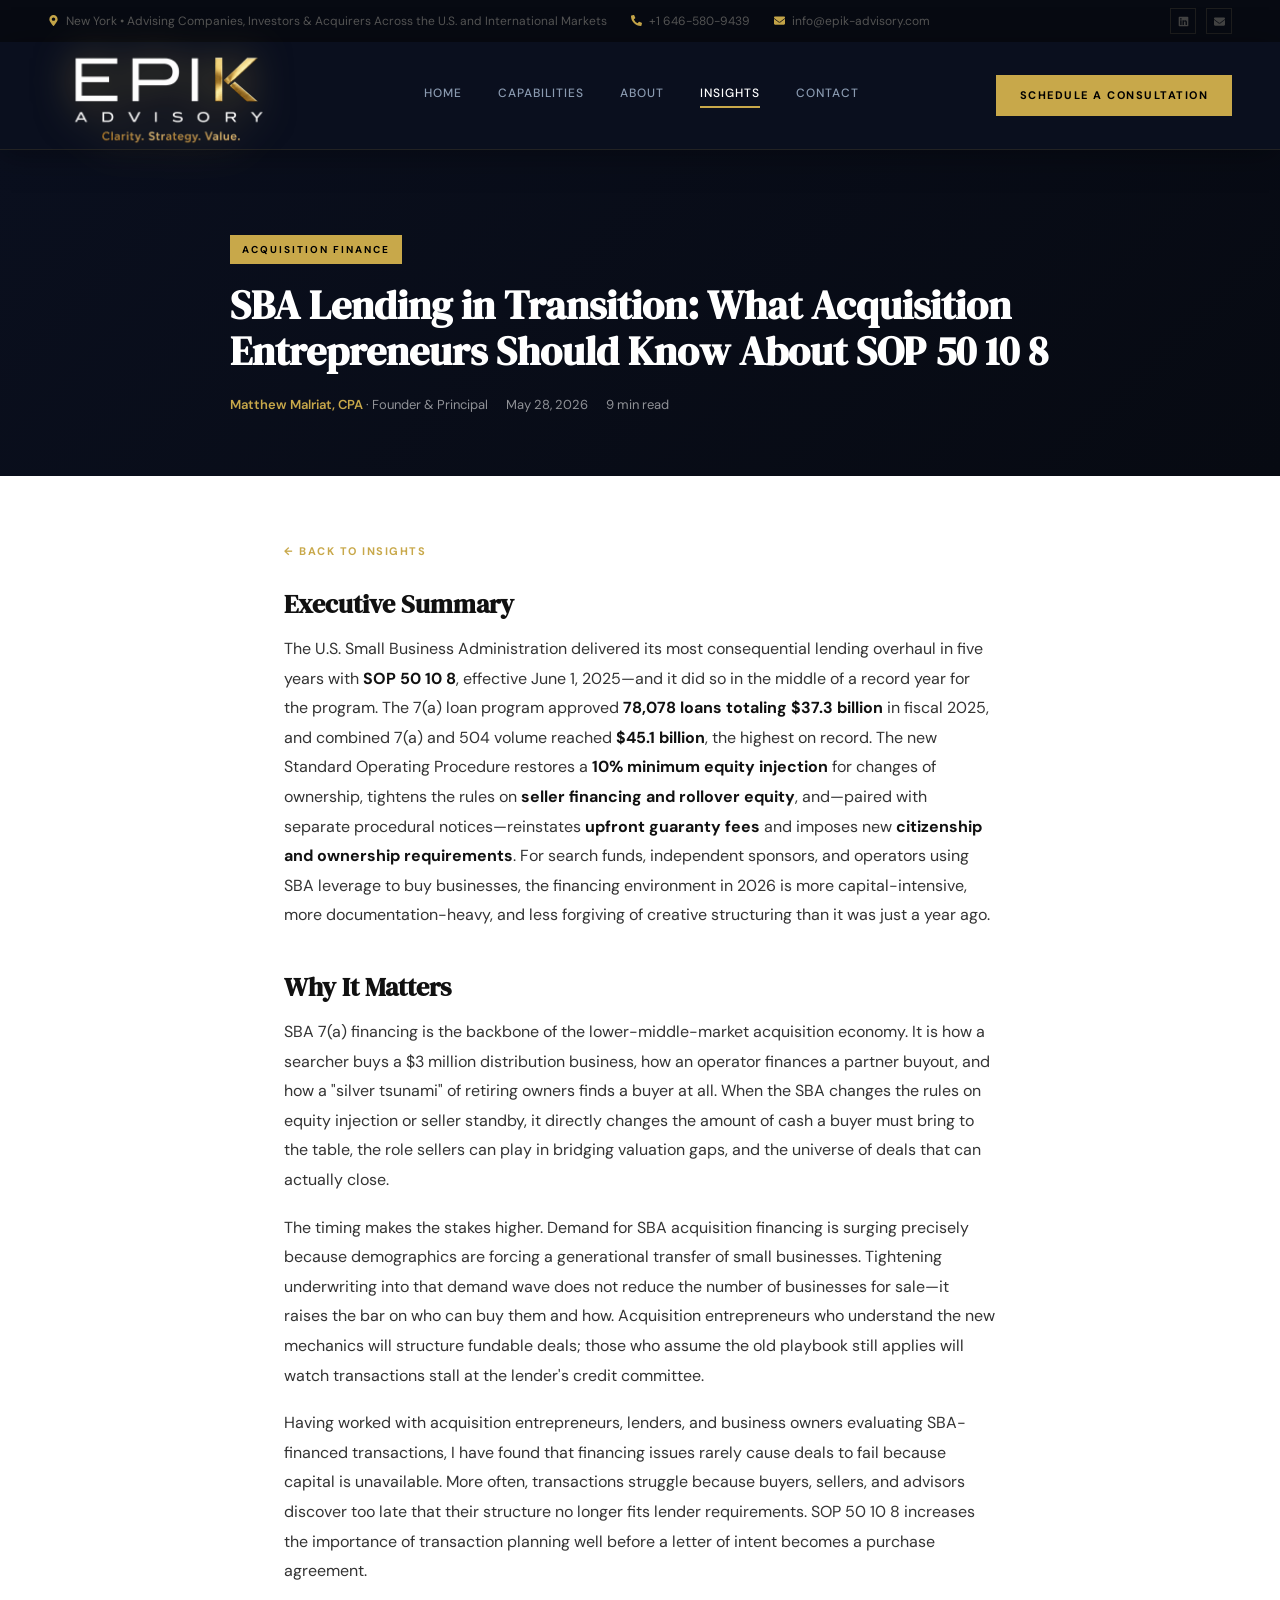
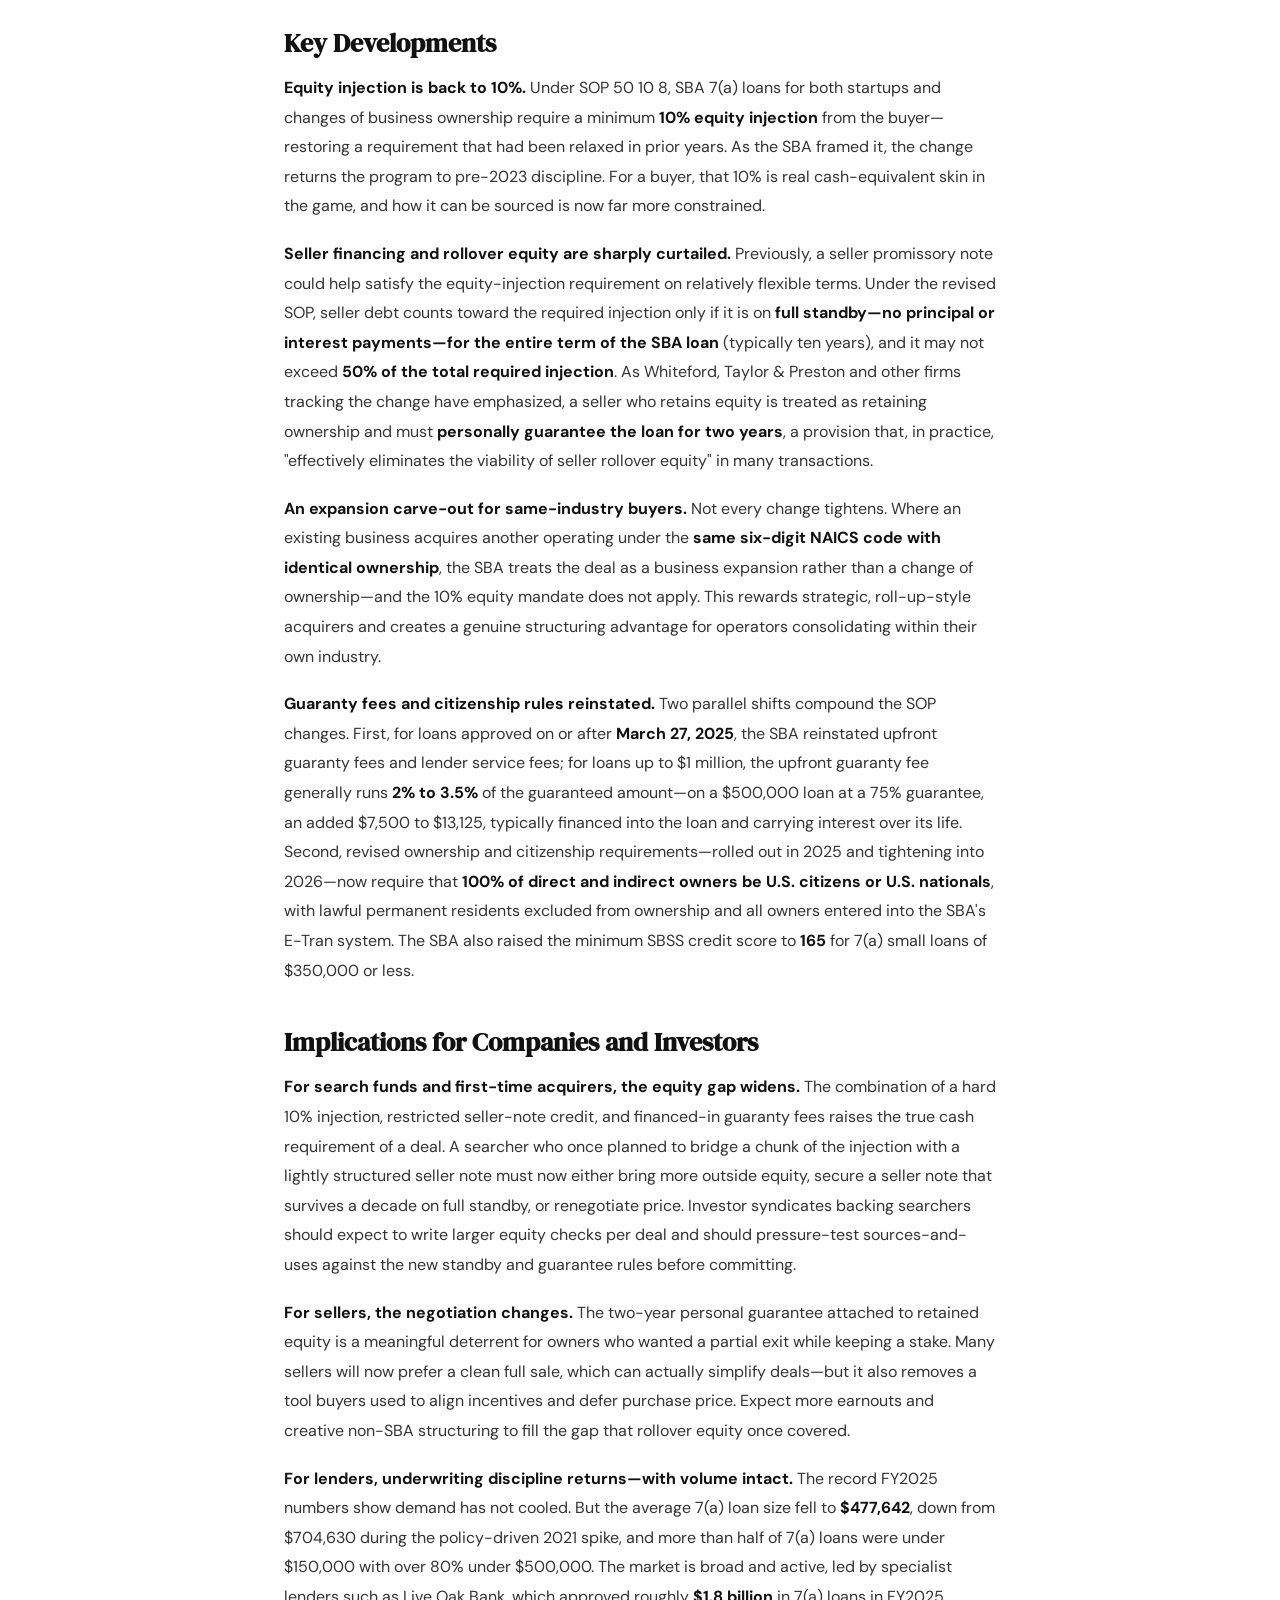
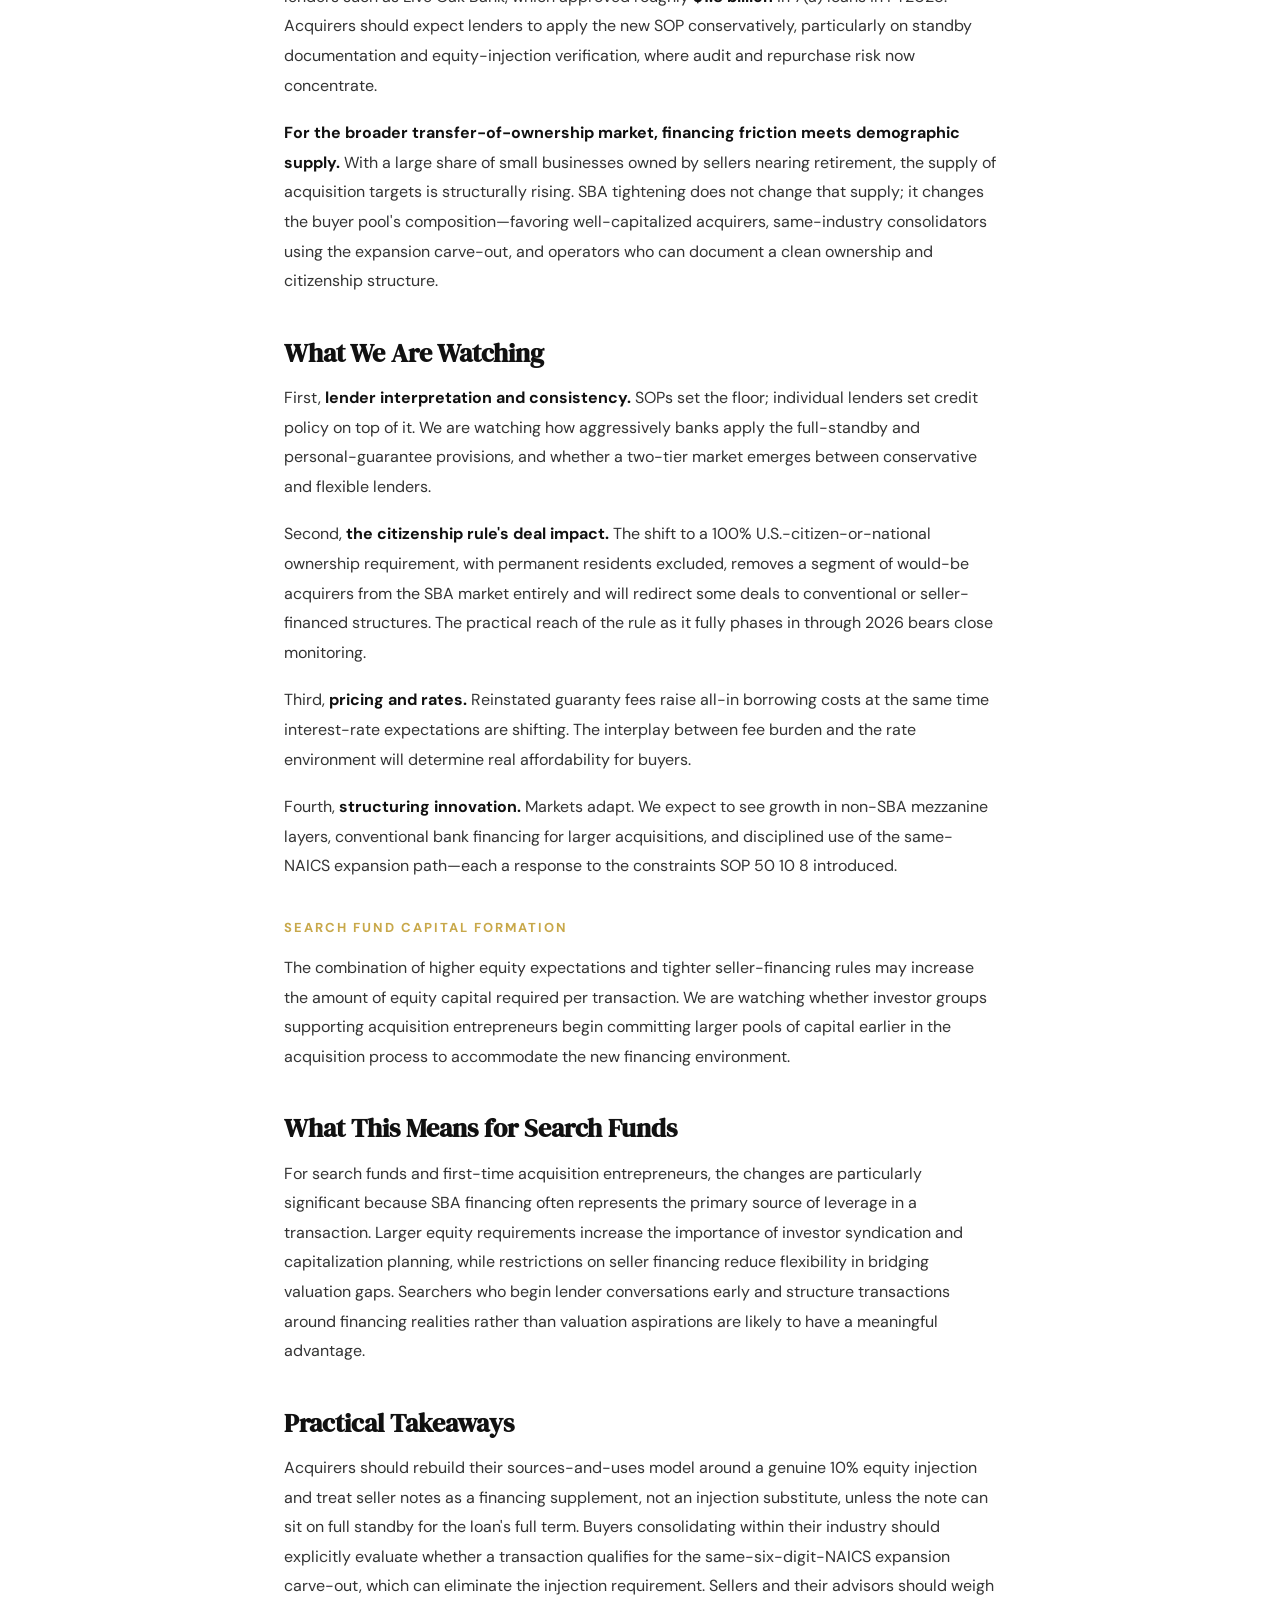
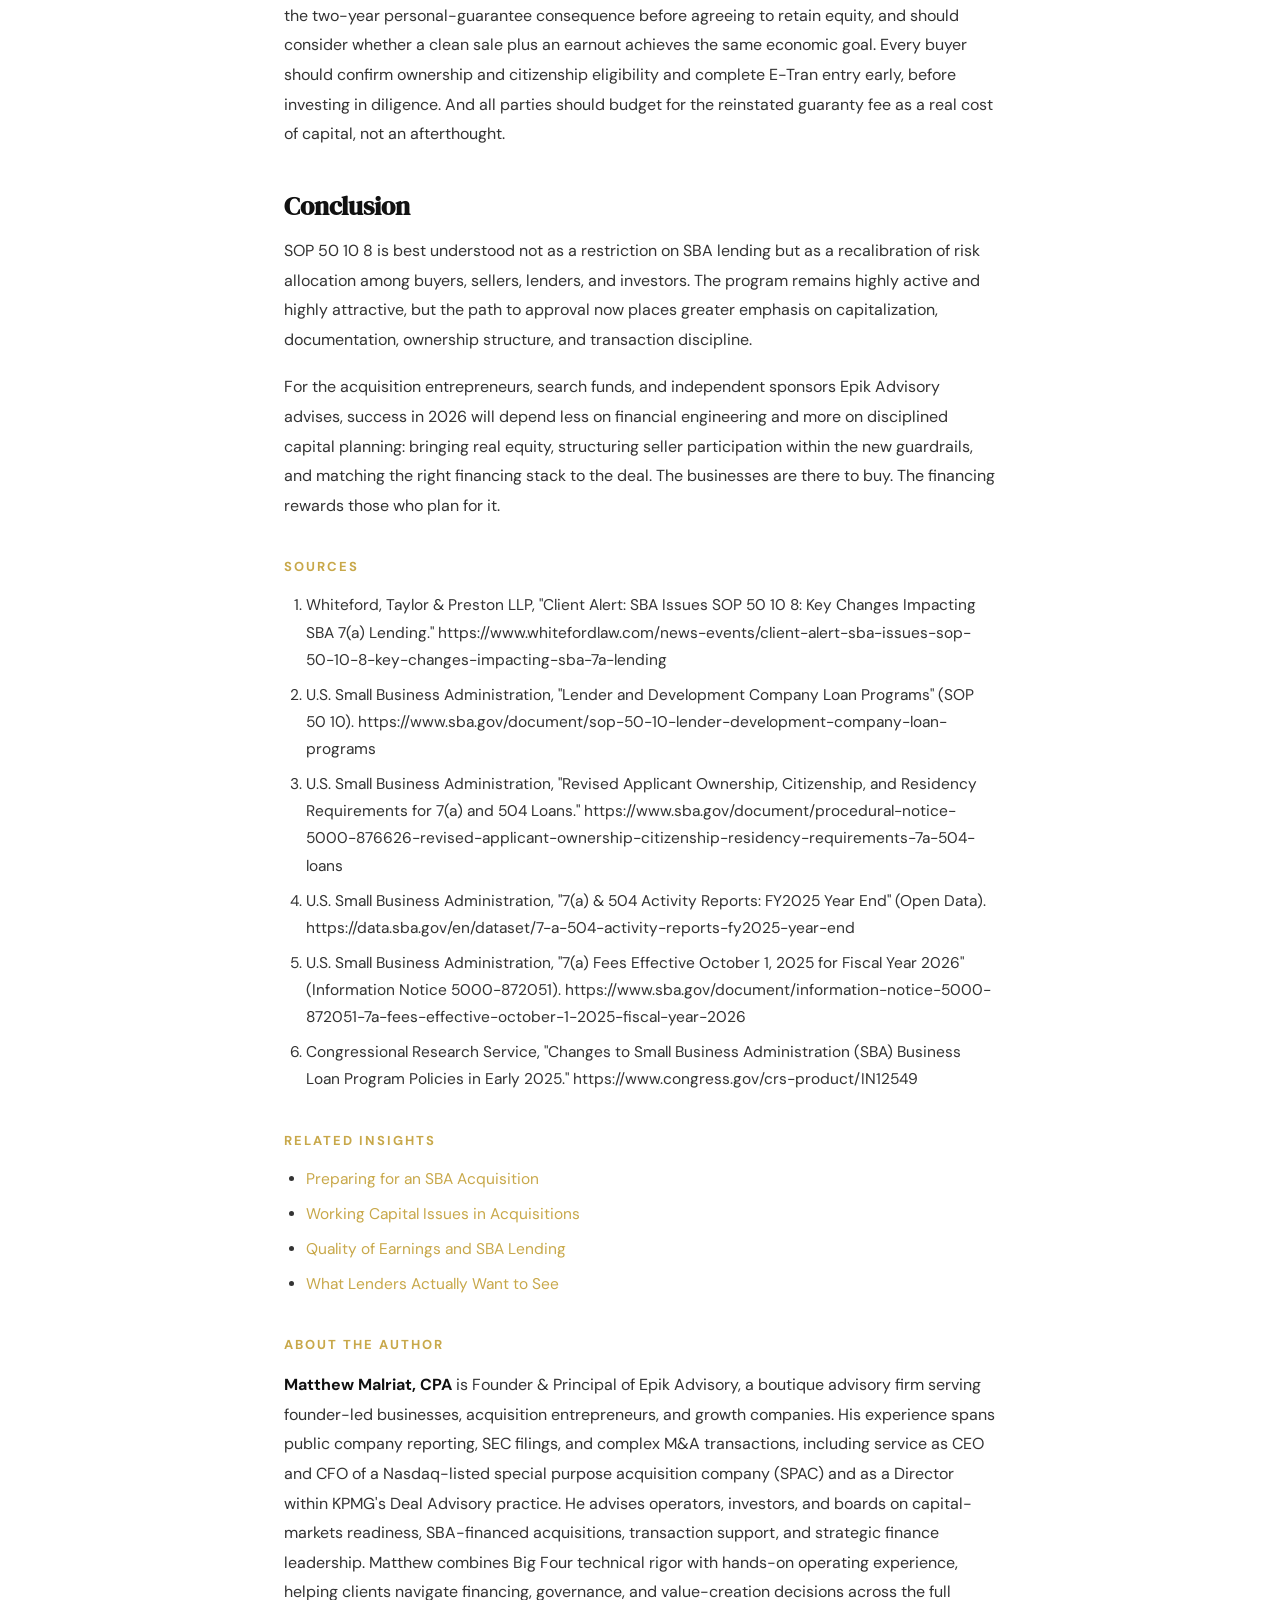
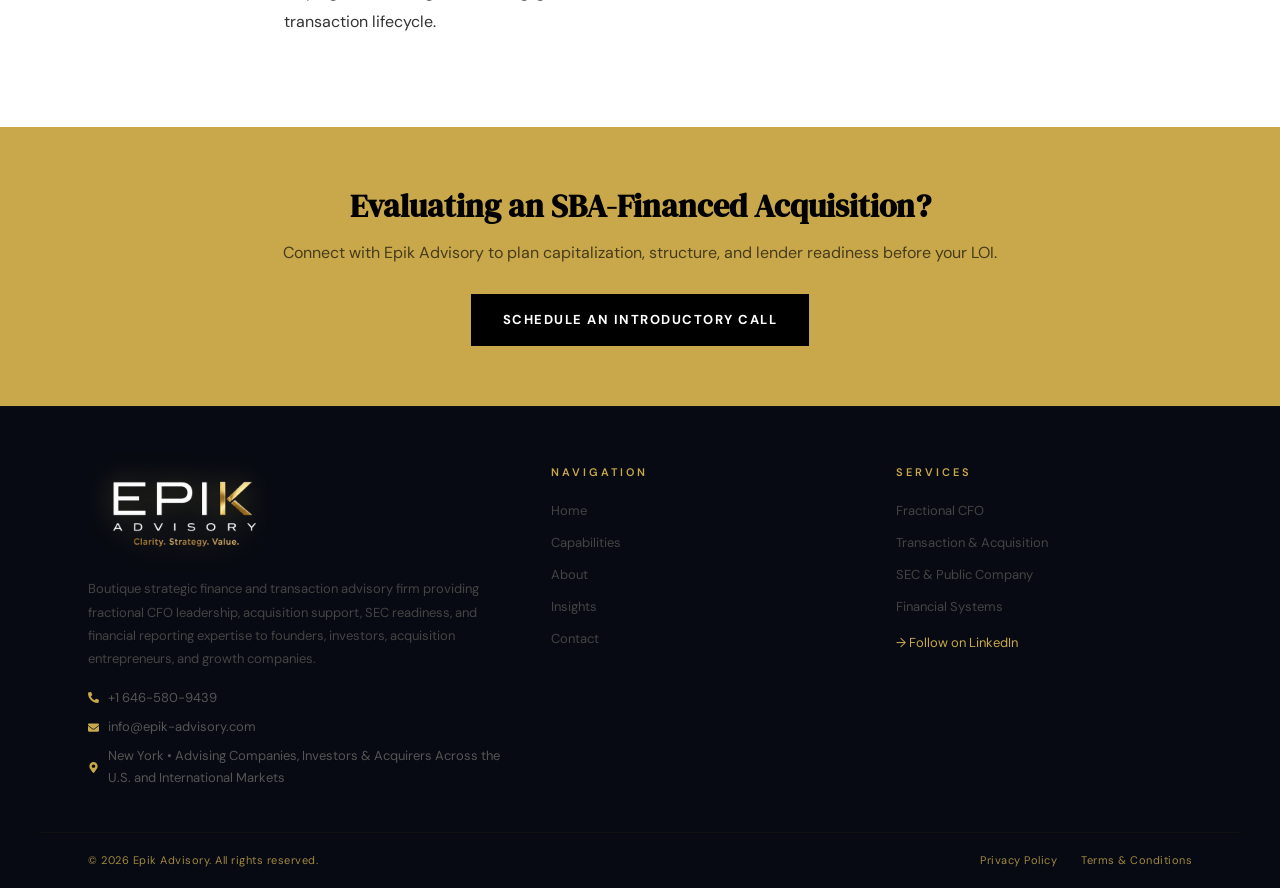
<file: sba-sop-50-10-8-acquisition-financing.html>
<!DOCTYPE html>
<html lang="en">
<head>
<meta charset="UTF-8"/>
<meta name="viewport" content="width=device-width, initial-scale=1"/>
<link rel="icon" type="image/png" sizes="32x32" href="uploads/favicon-32.png"/>
<link rel="icon" type="image/png" sizes="192x192" href="uploads/favicon-192.png"/>
<link rel="apple-touch-icon" href="uploads/favicon-192.png"/>
<meta property="og:image" content="uploads/og-share.png"/>
<title>SBA Lending in Transition: What Acquisition Entrepreneurs Should Know About SOP 50 10 8 | Epik Advisory</title>
<meta name="description" content="SBA's SOP 50 10 8 overhaul reshaped 7(a) equity injection, seller financing, and ownership rules just as the program hit a record $37.3B. What search funds and acquirers must know for 2026."/>
<meta name="robots" content="index, follow"/>
<meta property="og:type" content="article"/>
<meta property="og:title" content="SBA Lending in Transition: What Acquisition Entrepreneurs Should Know About SOP 50 10 8"/>
<meta property="og:url" content="https://epik-advisory.com/sba-sop-50-10-8-acquisition-financing.html"/>
<link rel="canonical" href="https://epik-advisory.com/sba-sop-50-10-8-acquisition-financing.html"/>
<link href="https://fonts.googleapis.com/css2?family=DM+Sans:wght@300;400;500;600;700&family=DM+Serif+Display&display=swap" rel="stylesheet"/>
<link rel="stylesheet" href="epik-shared.css"/>
<script type="application/ld+json">
{"@context":"https://schema.org","@type":"Article","headline":"SBA Lending in Transition: What Acquisition Entrepreneurs Should Know About SOP 50 10 8","description":"SBA's SOP 50 10 8 overhaul reshaped 7(a) equity injection, seller financing, and ownership rules just as the program hit a record $37.3B. What search funds and acquirers must know for 2026.","articleSection":"Acquisition Finance","datePublished":"2026-05-28","dateModified":"2026-05-28","author":{"@type":"Person","name":"Matthew Malriat","honorificSuffix":"CPA","jobTitle":"Founder & Principal","worksFor":{"@type":"Organization","name":"Epik Advisory"}},"publisher":{"@type":"Organization","name":"Epik Advisory","url":"https://epik-advisory.com"},"mainEntityOfPage":{"@type":"WebPage","@id":"https://epik-advisory.com/sba-sop-50-10-8-acquisition-financing.html"}}
</script>
<style>
.article-hero{background:linear-gradient(135deg,var(--navy),var(--black));padding:84px 48px 60px}
.article-hero-inner{max-width:820px;margin:0 auto}
.cat-badge{display:inline-block;background:var(--gold);color:#000;font-size:10px;letter-spacing:2px;text-transform:uppercase;padding:6px 12px;font-weight:700;margin-bottom:18px}
.article-hero h1{font-family:var(--serif);font-size:40px;color:#fff;line-height:1.15;margin-bottom:20px}
.article-meta-row{font-size:13px;color:rgba(255,255,255,.55);display:flex;gap:18px;flex-wrap:wrap;align-items:center}
.article-meta-row b{color:var(--gold);font-weight:600}
.article-wrap{max-width:760px;margin:0 auto;padding:60px 24px 72px}
.back-link{display:inline-block;margin-bottom:28px;font-size:11px;letter-spacing:1.5px;text-transform:uppercase;color:var(--gold);font-weight:700}
.article-wrap h2{font-family:var(--serif);font-size:26px;color:#111;margin:42px 0 14px;line-height:1.2}
.article-wrap h2:first-of-type{margin-top:0}
.article-wrap h3{font-size:13px;letter-spacing:2px;text-transform:uppercase;color:var(--gold);margin:36px 0 14px}
.article-wrap p{font-size:16px;color:#333;line-height:1.85;margin-bottom:18px}
.article-wrap strong{color:#111}
.article-wrap ul,.article-wrap ol{padding-left:22px;margin-bottom:18px;display:flex;flex-direction:column;gap:8px}
.article-wrap li{font-size:15.5px;color:#333;line-height:1.75}
.article-wrap a{color:var(--gold);word-break:break-word}
.article-cta{background:var(--gold);padding:60px 48px;text-align:center}
.article-cta h2{font-family:var(--serif);font-size:32px;color:#000;margin-bottom:14px;line-height:1.2}
.article-cta p{font-size:16px;color:rgba(0,0,0,.65);margin-bottom:28px}
@media(max-width:768px){.article-hero{padding:64px 24px 48px}.article-hero h1{font-size:28px}.article-cta{padding:48px 24px}}
</style>
</head>
<body>
<script src="epik-header.js" data-active="insights"></script>
<section class="article-hero"><div class="article-hero-inner">
  <span class="cat-badge">Acquisition Finance</span>
  <h1>SBA Lending in Transition: What Acquisition Entrepreneurs Should Know About SOP 50 10 8</h1>
  <div class="article-meta-row"><span><b>Matthew Malriat, CPA</b> · Founder &amp; Principal</span><span>May 28, 2026</span><span>9 min read</span></div>
</div></section>
<div class="article-wrap">
  <a href="insights.html" class="back-link">← Back to Insights</a>
  <h2>Executive Summary</h2>
<p>The U.S. Small Business Administration delivered its most consequential lending overhaul in five years with <strong>SOP 50 10 8</strong>, effective June 1, 2025—and it did so in the middle of a record year for the program. The 7(a) loan program approved <strong>78,078 loans totaling $37.3 billion</strong> in fiscal 2025, and combined 7(a) and 504 volume reached <strong>$45.1 billion</strong>, the highest on record. The new Standard Operating Procedure restores a <strong>10% minimum equity injection</strong> for changes of ownership, tightens the rules on <strong>seller financing and rollover equity</strong>, and—paired with separate procedural notices—reinstates <strong>upfront guaranty fees</strong> and imposes new <strong>citizenship and ownership requirements</strong>. For search funds, independent sponsors, and operators using SBA leverage to buy businesses, the financing environment in 2026 is more capital-intensive, more documentation-heavy, and less forgiving of creative structuring than it was just a year ago.</p>
<h2>Why It Matters</h2>
<p>SBA 7(a) financing is the backbone of the lower-middle-market acquisition economy. It is how a searcher buys a $3 million distribution business, how an operator finances a partner buyout, and how a "silver tsunami" of retiring owners finds a buyer at all. When the SBA changes the rules on equity injection or seller standby, it directly changes the amount of cash a buyer must bring to the table, the role sellers can play in bridging valuation gaps, and the universe of deals that can actually close.</p>
<p>The timing makes the stakes higher. Demand for SBA acquisition financing is surging precisely because demographics are forcing a generational transfer of small businesses. Tightening underwriting into that demand wave does not reduce the number of businesses for sale—it raises the bar on who can buy them and how. Acquisition entrepreneurs who understand the new mechanics will structure fundable deals; those who assume the old playbook still applies will watch transactions stall at the lender's credit committee.</p>
<p>Having worked with acquisition entrepreneurs, lenders, and business owners evaluating SBA-financed transactions, I have found that financing issues rarely cause deals to fail because capital is unavailable. More often, transactions struggle because buyers, sellers, and advisors discover too late that their structure no longer fits lender requirements. SOP 50 10 8 increases the importance of transaction planning well before a letter of intent becomes a purchase agreement.</p>
<h2>Key Developments</h2>
<p><strong>Equity injection is back to 10%.</strong> Under SOP 50 10 8, SBA 7(a) loans for both startups and changes of business ownership require a minimum <strong>10% equity injection</strong> from the buyer—restoring a requirement that had been relaxed in prior years. As the SBA framed it, the change returns the program to pre-2023 discipline. For a buyer, that 10% is real cash-equivalent skin in the game, and how it can be sourced is now far more constrained.</p>
<p><strong>Seller financing and rollover equity are sharply curtailed.</strong> Previously, a seller promissory note could help satisfy the equity-injection requirement on relatively flexible terms. Under the revised SOP, seller debt counts toward the required injection only if it is on <strong>full standby—no principal or interest payments—for the entire term of the SBA loan</strong> (typically ten years), and it may not exceed <strong>50% of the total required injection</strong>. As Whiteford, Taylor & Preston and other firms tracking the change have emphasized, a seller who retains equity is treated as retaining ownership and must <strong>personally guarantee the loan for two years</strong>, a provision that, in practice, "effectively eliminates the viability of seller rollover equity" in many transactions.</p>
<p><strong>An expansion carve-out for same-industry buyers.</strong> Not every change tightens. Where an existing business acquires another operating under the <strong>same six-digit NAICS code with identical ownership</strong>, the SBA treats the deal as a business expansion rather than a change of ownership—and the 10% equity mandate does not apply. This rewards strategic, roll-up-style acquirers and creates a genuine structuring advantage for operators consolidating within their own industry.</p>
<p><strong>Guaranty fees and citizenship rules reinstated.</strong> Two parallel shifts compound the SOP changes. First, for loans approved on or after <strong>March 27, 2025</strong>, the SBA reinstated upfront guaranty fees and lender service fees; for loans up to $1 million, the upfront guaranty fee generally runs <strong>2% to 3.5%</strong> of the guaranteed amount—on a $500,000 loan at a 75% guarantee, an added $7,500 to $13,125, typically financed into the loan and carrying interest over its life. Second, revised ownership and citizenship requirements—rolled out in 2025 and tightening into 2026—now require that <strong>100% of direct and indirect owners be U.S. citizens or U.S. nationals</strong>, with lawful permanent residents excluded from ownership and all owners entered into the SBA's E-Tran system. The SBA also raised the minimum SBSS credit score to <strong>165</strong> for 7(a) small loans of $350,000 or less.</p>
<h2>Implications for Companies and Investors</h2>
<p><strong>For search funds and first-time acquirers, the equity gap widens.</strong> The combination of a hard 10% injection, restricted seller-note credit, and financed-in guaranty fees raises the true cash requirement of a deal. A searcher who once planned to bridge a chunk of the injection with a lightly structured seller note must now either bring more outside equity, secure a seller note that survives a decade on full standby, or renegotiate price. Investor syndicates backing searchers should expect to write larger equity checks per deal and should pressure-test sources-and-uses against the new standby and guarantee rules before committing.</p>
<p><strong>For sellers, the negotiation changes.</strong> The two-year personal guarantee attached to retained equity is a meaningful deterrent for owners who wanted a partial exit while keeping a stake. Many sellers will now prefer a clean full sale, which can actually simplify deals—but it also removes a tool buyers used to align incentives and defer purchase price. Expect more earnouts and creative non-SBA structuring to fill the gap that rollover equity once covered.</p>
<p><strong>For lenders, underwriting discipline returns—with volume intact.</strong> The record FY2025 numbers show demand has not cooled. But the average 7(a) loan size fell to <strong>$477,642</strong>, down from $704,630 during the policy-driven 2021 spike, and more than half of 7(a) loans were under $150,000 with over 80% under $500,000. The market is broad and active, led by specialist lenders such as Live Oak Bank, which approved roughly <strong>$1.8 billion</strong> in 7(a) loans in FY2025. Acquirers should expect lenders to apply the new SOP conservatively, particularly on standby documentation and equity-injection verification, where audit and repurchase risk now concentrate.</p>
<p><strong>For the broader transfer-of-ownership market, financing friction meets demographic supply.</strong> With a large share of small businesses owned by sellers nearing retirement, the supply of acquisition targets is structurally rising. SBA tightening does not change that supply; it changes the buyer pool's composition—favoring well-capitalized acquirers, same-industry consolidators using the expansion carve-out, and operators who can document a clean ownership and citizenship structure.</p>
<h2>What We Are Watching</h2>
<p>First, <strong>lender interpretation and consistency.</strong> SOPs set the floor; individual lenders set credit policy on top of it. We are watching how aggressively banks apply the full-standby and personal-guarantee provisions, and whether a two-tier market emerges between conservative and flexible lenders.</p>
<p>Second, <strong>the citizenship rule's deal impact.</strong> The shift to a 100% U.S.-citizen-or-national ownership requirement, with permanent residents excluded, removes a segment of would-be acquirers from the SBA market entirely and will redirect some deals to conventional or seller-financed structures. The practical reach of the rule as it fully phases in through 2026 bears close monitoring.</p>
<p>Third, <strong>pricing and rates.</strong> Reinstated guaranty fees raise all-in borrowing costs at the same time interest-rate expectations are shifting. The interplay between fee burden and the rate environment will determine real affordability for buyers.</p>
<p>Fourth, <strong>structuring innovation.</strong> Markets adapt. We expect to see growth in non-SBA mezzanine layers, conventional bank financing for larger acquisitions, and disciplined use of the same-NAICS expansion path—each a response to the constraints SOP 50 10 8 introduced.</p>
<h3>Search Fund Capital Formation</h3>
<p>The combination of higher equity expectations and tighter seller-financing rules may increase the amount of equity capital required per transaction. We are watching whether investor groups supporting acquisition entrepreneurs begin committing larger pools of capital earlier in the acquisition process to accommodate the new financing environment.</p>
<h2>What This Means for Search Funds</h2>
<p>For search funds and first-time acquisition entrepreneurs, the changes are particularly significant because SBA financing often represents the primary source of leverage in a transaction. Larger equity requirements increase the importance of investor syndication and capitalization planning, while restrictions on seller financing reduce flexibility in bridging valuation gaps. Searchers who begin lender conversations early and structure transactions around financing realities rather than valuation aspirations are likely to have a meaningful advantage.</p>
<h2>Practical Takeaways</h2>
<p>Acquirers should rebuild their sources-and-uses model around a genuine 10% equity injection and treat seller notes as a financing supplement, not an injection substitute, unless the note can sit on full standby for the loan's full term. Buyers consolidating within their industry should explicitly evaluate whether a transaction qualifies for the same-six-digit-NAICS expansion carve-out, which can eliminate the injection requirement. Sellers and their advisors should weigh the two-year personal-guarantee consequence before agreeing to retain equity, and should consider whether a clean sale plus an earnout achieves the same economic goal. Every buyer should confirm ownership and citizenship eligibility and complete E-Tran entry early, before investing in diligence. And all parties should budget for the reinstated guaranty fee as a real cost of capital, not an afterthought.</p>
<h2>Conclusion</h2>
<p>SOP 50 10 8 is best understood not as a restriction on SBA lending but as a recalibration of risk allocation among buyers, sellers, lenders, and investors. The program remains highly active and highly attractive, but the path to approval now places greater emphasis on capitalization, documentation, ownership structure, and transaction discipline.</p>
<p>For the acquisition entrepreneurs, search funds, and independent sponsors Epik Advisory advises, success in 2026 will depend less on financial engineering and more on disciplined capital planning: bringing real equity, structuring seller participation within the new guardrails, and matching the right financing stack to the deal. The businesses are there to buy. The financing rewards those who plan for it.</p>
<h3>Sources</h3>
<ol>
<li>Whiteford, Taylor & Preston LLP, "Client Alert: SBA Issues SOP 50 10 8: Key Changes Impacting SBA 7(a) Lending." https://www.whitefordlaw.com/news-events/client-alert-sba-issues-sop-50-10-8-key-changes-impacting-sba-7a-lending</li>
<li>U.S. Small Business Administration, "Lender and Development Company Loan Programs" (SOP 50 10). https://www.sba.gov/document/sop-50-10-lender-development-company-loan-programs</li>
<li>U.S. Small Business Administration, "Revised Applicant Ownership, Citizenship, and Residency Requirements for 7(a) and 504 Loans." https://www.sba.gov/document/procedural-notice-5000-876626-revised-applicant-ownership-citizenship-residency-requirements-7a-504-loans</li>
<li>U.S. Small Business Administration, "7(a) & 504 Activity Reports: FY2025 Year End" (Open Data). https://data.sba.gov/en/dataset/7-a-504-activity-reports-fy2025-year-end</li>
<li>U.S. Small Business Administration, "7(a) Fees Effective October 1, 2025 for Fiscal Year 2026" (Information Notice 5000-872051). https://www.sba.gov/document/information-notice-5000-872051-7a-fees-effective-october-1-2025-fiscal-year-2026</li>
<li>Congressional Research Service, "Changes to Small Business Administration (SBA) Business Loan Program Policies in Early 2025." https://www.congress.gov/crs-product/IN12549</li>
</ol>
<h3>Related Insights</h3>
<ul>
<li><a href="insights.html">Preparing for an SBA Acquisition</a></li>
<li><a href="insights.html">Working Capital Issues in Acquisitions</a></li>
<li><a href="insights.html">Quality of Earnings and SBA Lending</a></li>
<li><a href="insights.html">What Lenders Actually Want to See</a></li>
</ul>
<h3>About the Author</h3>
<p><strong>Matthew Malriat, CPA</strong> is Founder & Principal of Epik Advisory, a boutique advisory firm serving founder-led businesses, acquisition entrepreneurs, and growth companies. His experience spans public company reporting, SEC filings, and complex M&A transactions, including service as CEO and CFO of a Nasdaq-listed special purpose acquisition company (SPAC) and as a Director within KPMG's Deal Advisory practice. He advises operators, investors, and boards on capital-markets readiness, SBA-financed acquisitions, transaction support, and strategic finance leadership. Matthew combines Big Four technical rigor with hands-on operating experience, helping clients navigate financing, governance, and value-creation decisions across the full transaction lifecycle.</p>


</div>
<div class="article-cta">
  <h2>Evaluating an SBA-Financed Acquisition?</h2>
  <p>Connect with Epik Advisory to plan capitalization, structure, and lender readiness before your LOI.</p>
  <a href="contact.html" class="btn-dark">Schedule an Introductory Call</a>
</div>
<script src="epik-footer.js"></script>
</body>
</html>
</file>
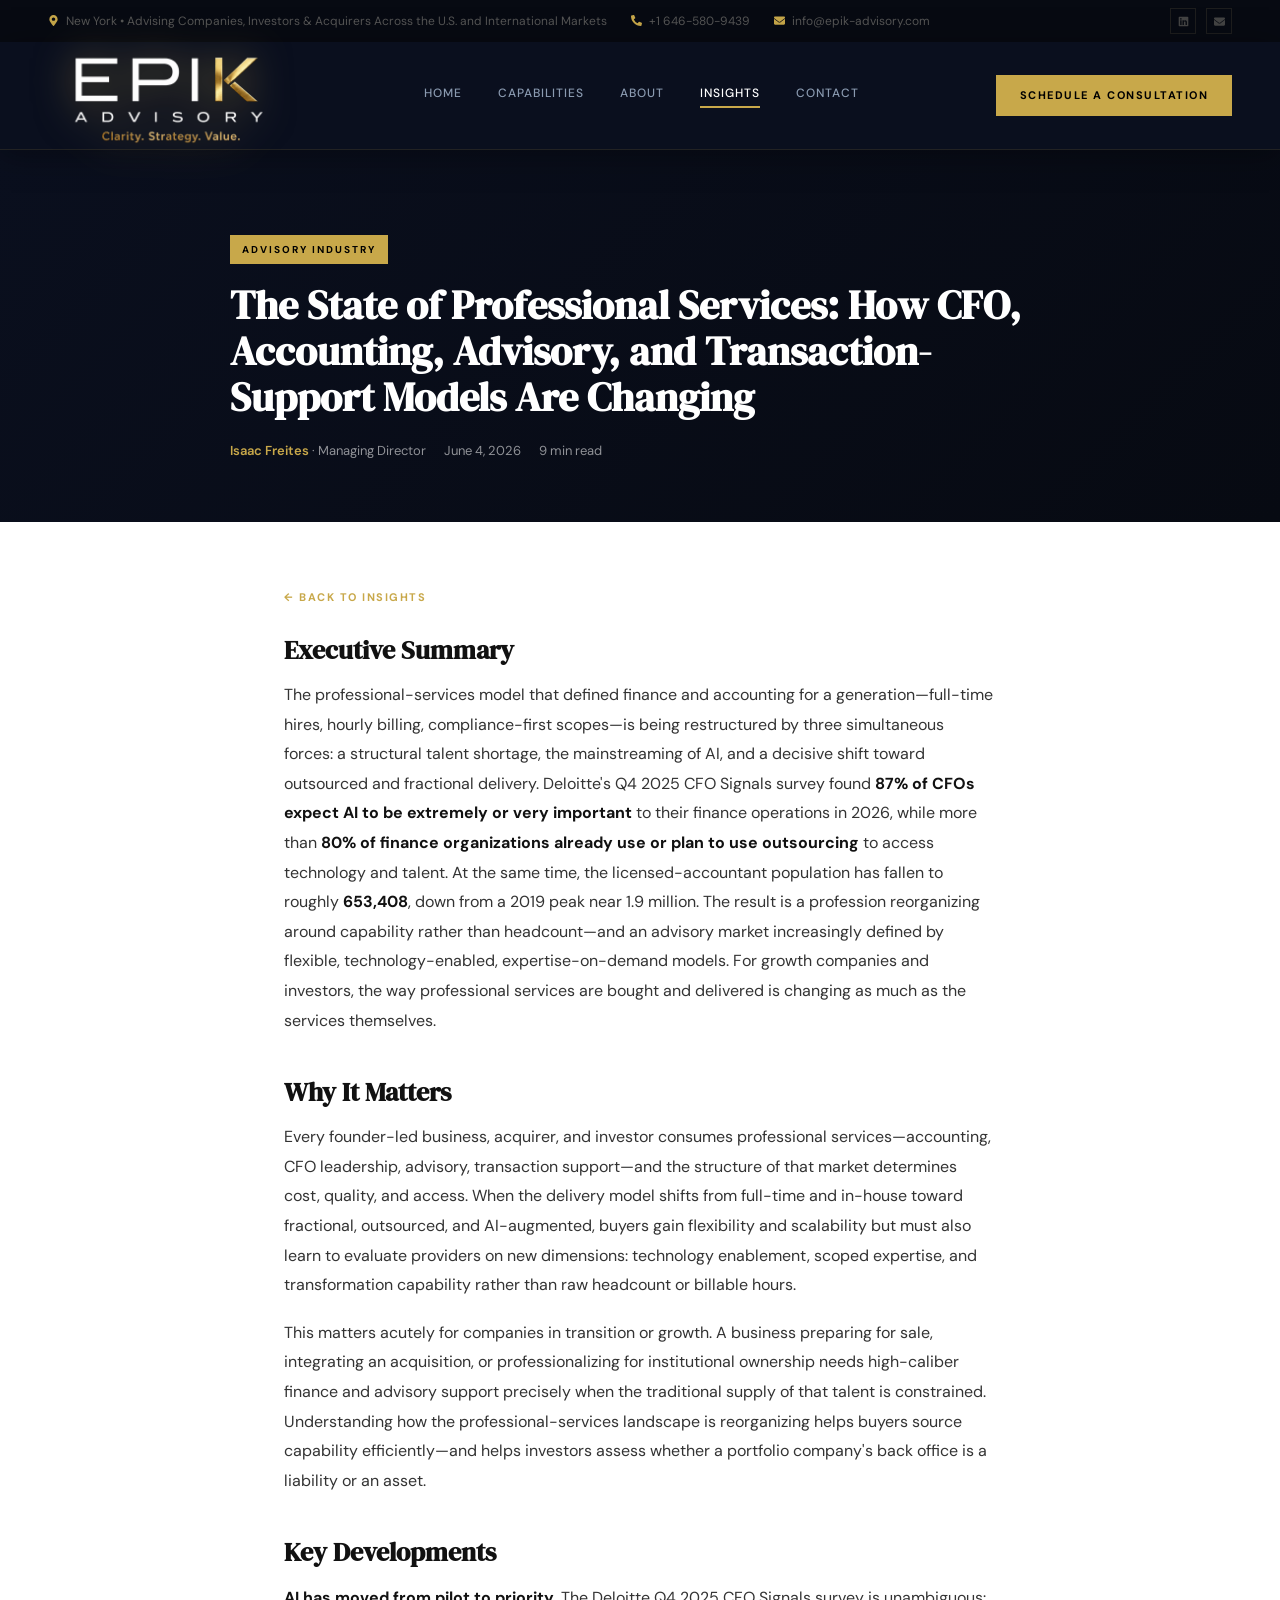
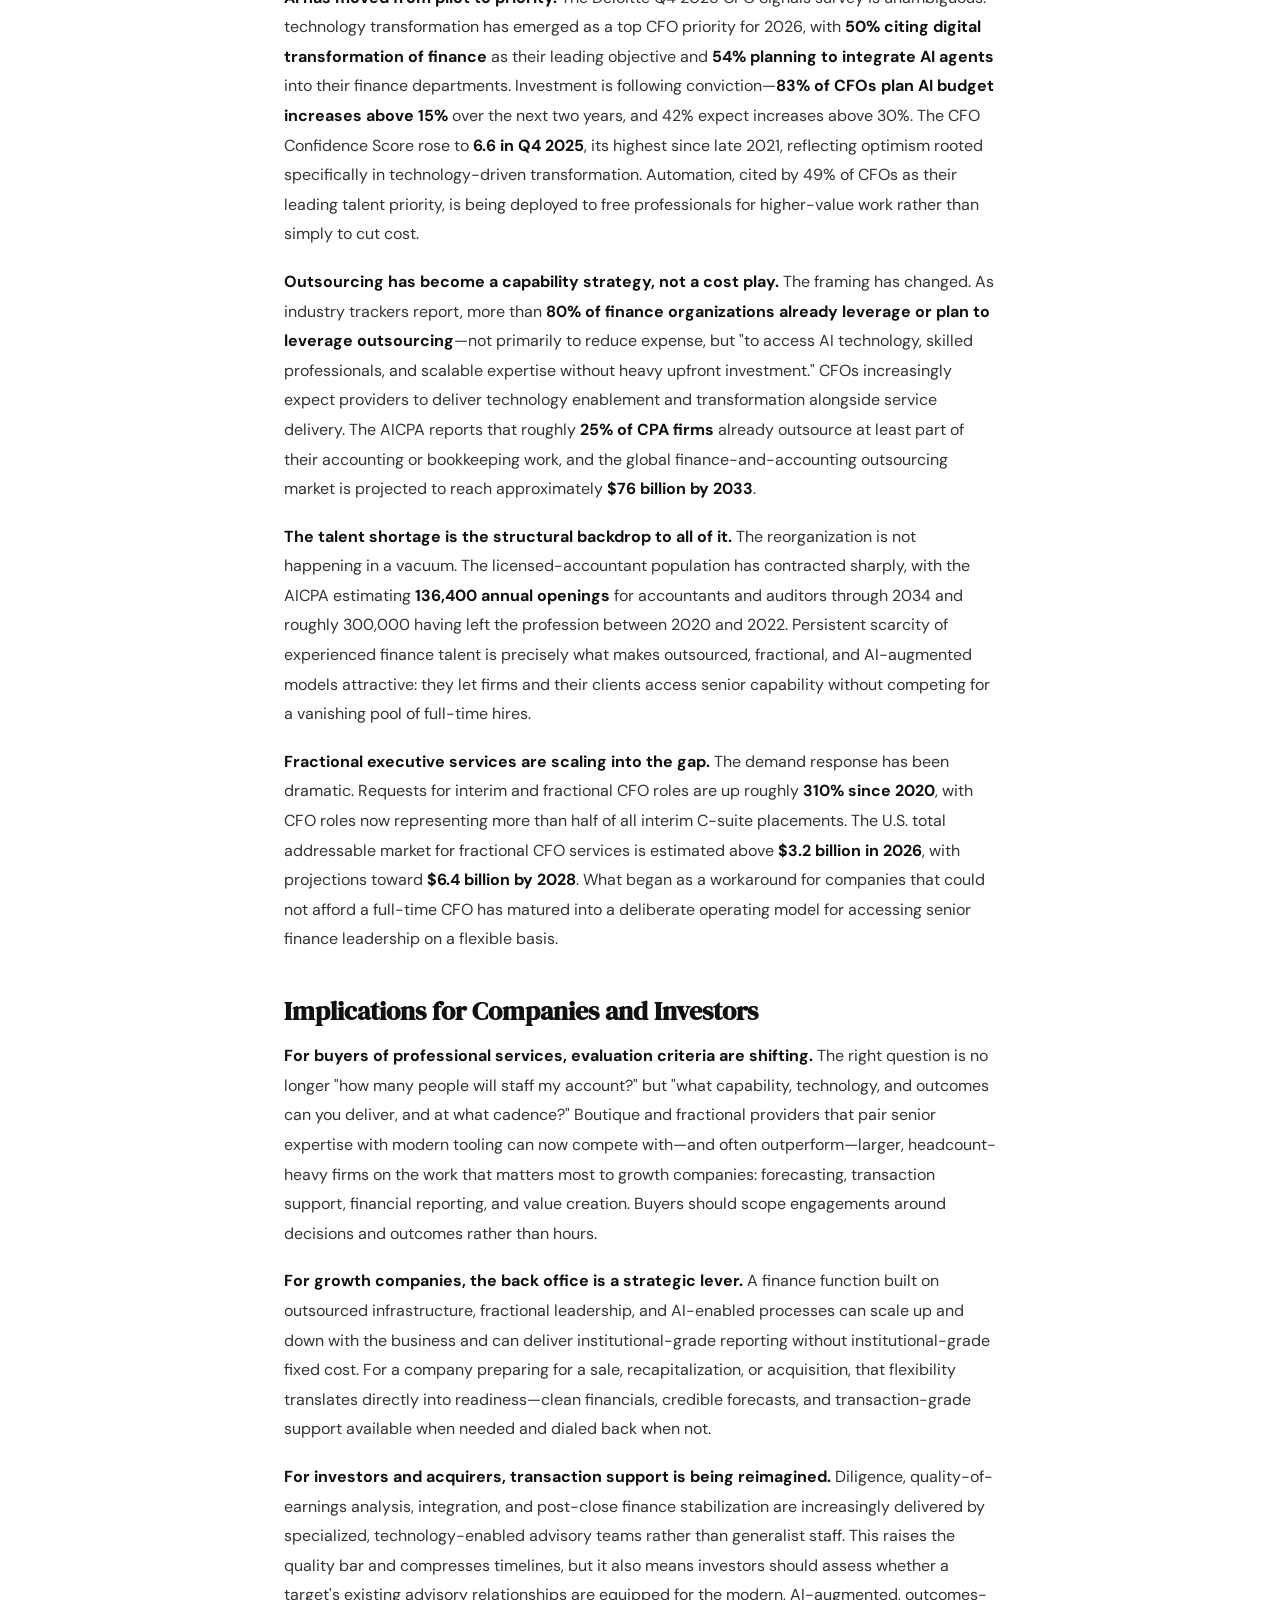
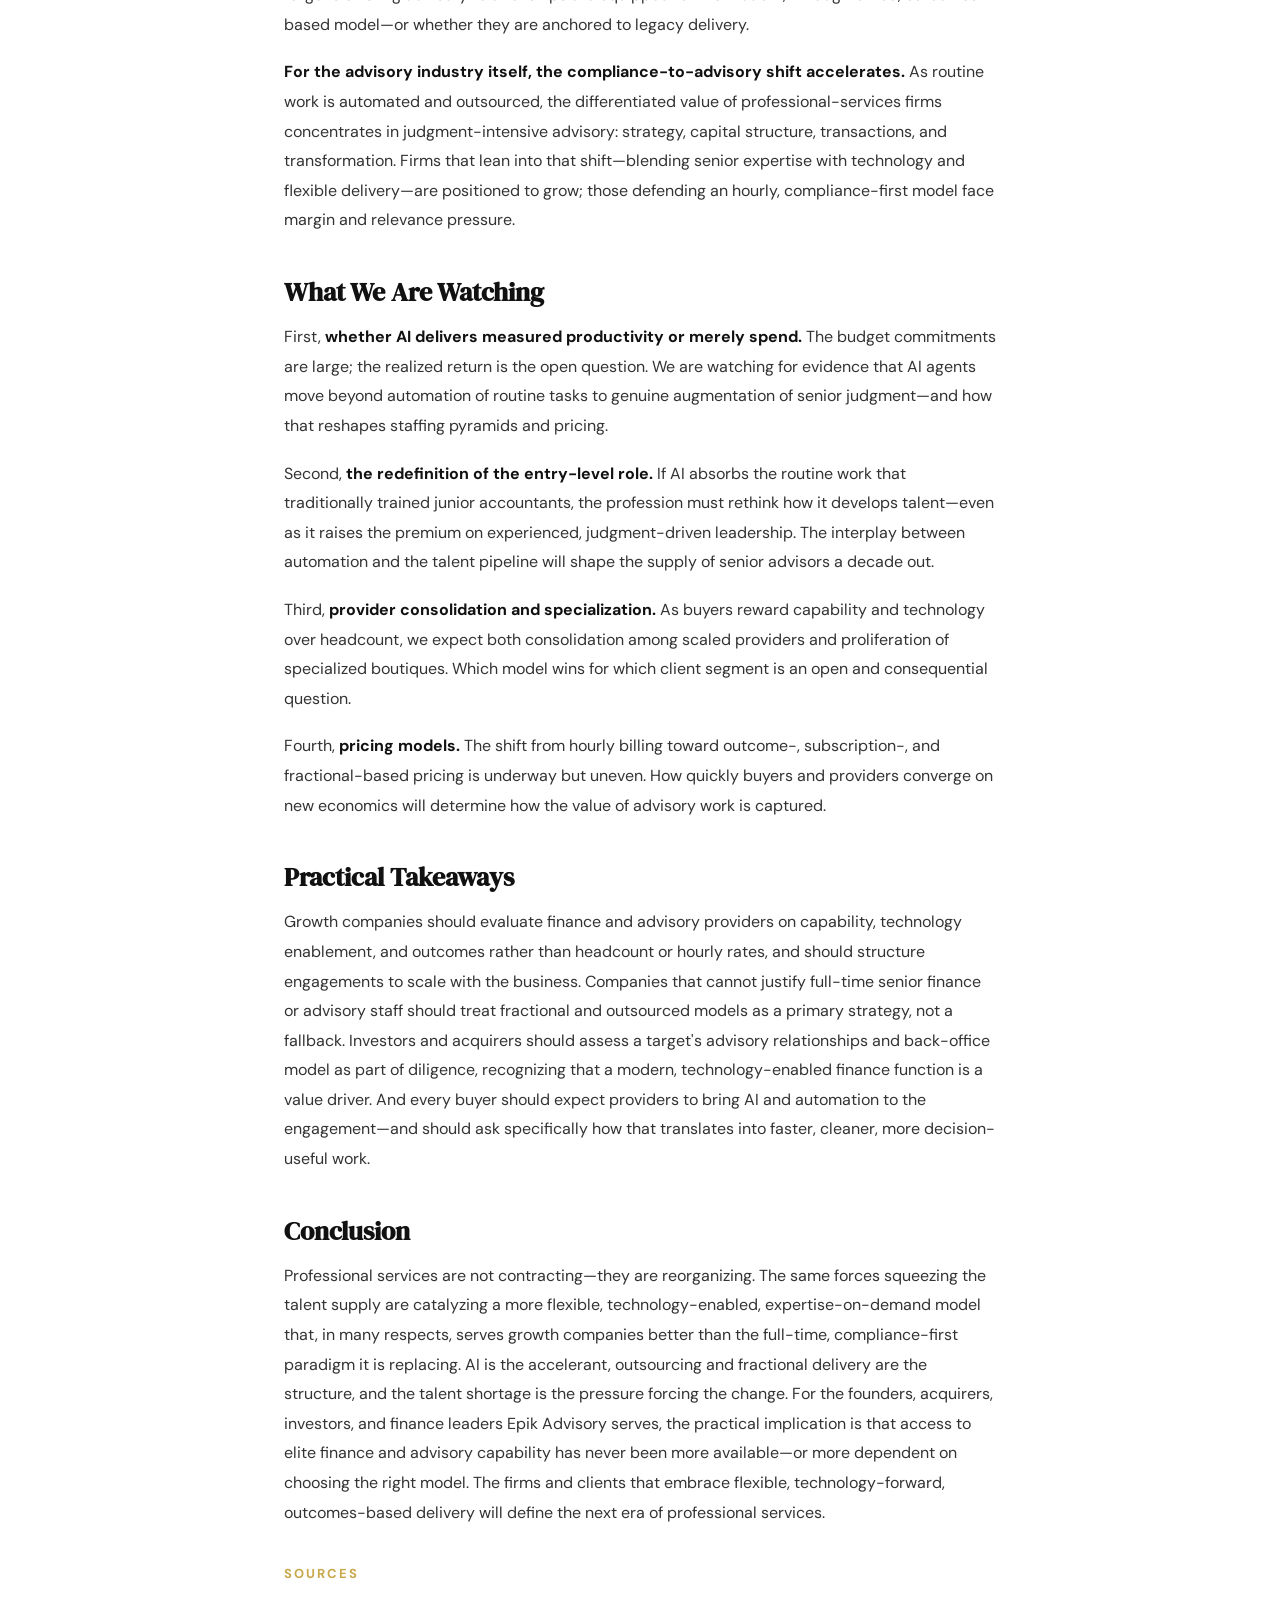
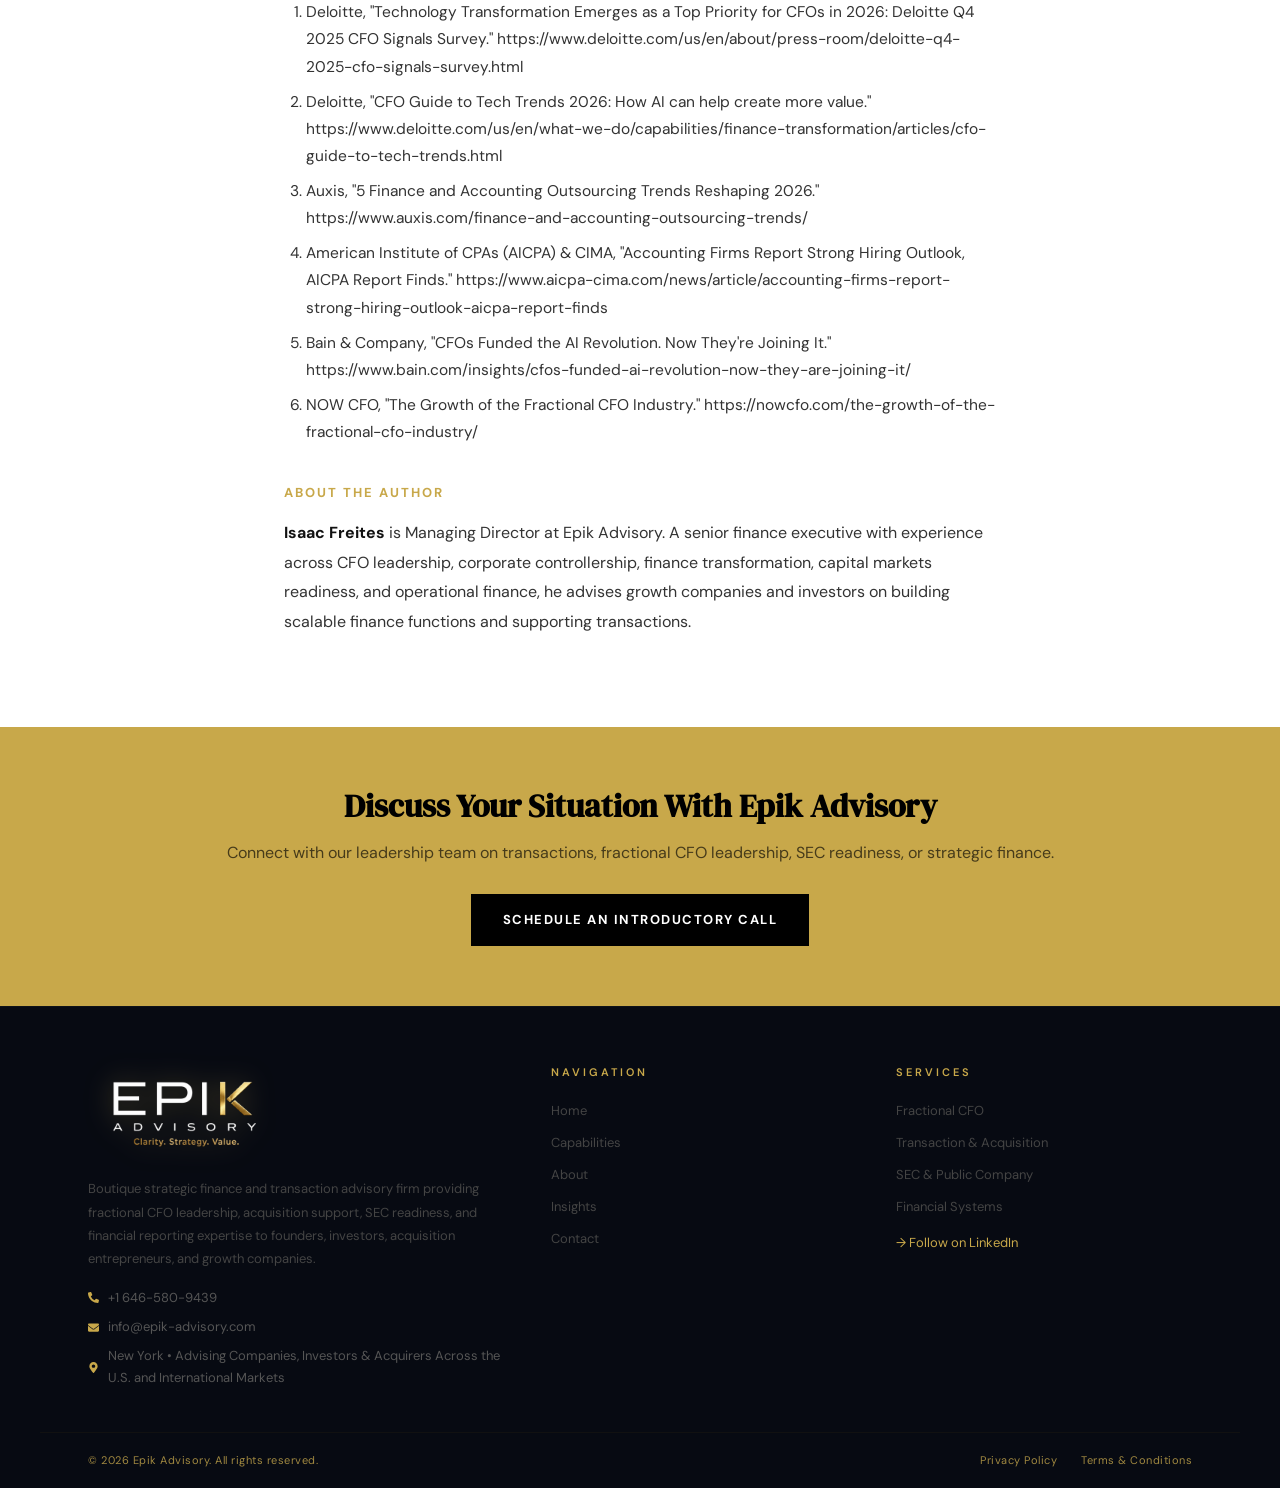
<file: state-of-professional-services-cfo-accounting-advisory.html>
<!DOCTYPE html>
<html lang="en">
<head>
<meta charset="UTF-8"/>
<meta name="viewport" content="width=device-width, initial-scale=1"/>
<link rel="icon" type="image/png" sizes="32x32" href="uploads/favicon-32.png"/>
<link rel="icon" type="image/png" sizes="192x192" href="uploads/favicon-192.png"/>
<link rel="apple-touch-icon" href="uploads/favicon-192.png"/>
<meta property="og:image" content="uploads/og-share.png"/>
<title>The State of Professional Services: How CFO, Accounting, and Advisory Models Are Changing | Epik Advisory</title>
<meta name="description" content="AI, outsourcing, and a structural talent shortage are remaking professional services. We examine how CFO, accounting, advisory, and transaction-support models are evolving for 2026."/>
<meta name="robots" content="index, follow"/>
<meta property="og:type" content="article"/>
<meta property="og:title" content="The State of Professional Services: How CFO, Accounting, Advisory, and Transaction-Support Models Are Changing"/>
<meta property="og:url" content="https://epik-advisory.com/state-of-professional-services-cfo-accounting-advisory.html"/>
<link rel="canonical" href="https://epik-advisory.com/state-of-professional-services-cfo-accounting-advisory.html"/>
<link href="https://fonts.googleapis.com/css2?family=DM+Sans:wght@300;400;500;600;700&family=DM+Serif+Display&display=swap" rel="stylesheet"/>
<link rel="stylesheet" href="epik-shared.css"/>
<script type="application/ld+json">
{"@context":"https://schema.org","@type":"Article","headline":"The State of Professional Services: How CFO, Accounting, Advisory, and Transaction-Support Models Are Changing","description":"AI, outsourcing, and a structural talent shortage are remaking professional services. We examine how CFO, accounting, advisory, and transaction-support models are evolving for 2026.","articleSection":"Advisory Industry","datePublished":"2026-06-04","dateModified":"2026-06-04","author":[{"@type":"Person","name":"Matthew Malriat","honorificSuffix":"CPA","jobTitle":"Founder & Principal","worksFor":{"@type":"Organization","name":"Epik Advisory"}},{"@type":"Person","name":"Isaac Freites","jobTitle":"Managing Director","worksFor":{"@type":"Organization","name":"Epik Advisory"}}],"publisher":{"@type":"Organization","name":"Epik Advisory","url":"https://epik-advisory.com"},"mainEntityOfPage":{"@type":"WebPage","@id":"https://epik-advisory.com/state-of-professional-services-cfo-accounting-advisory.html"}}
</script>
<style>
.article-hero{background:linear-gradient(135deg,var(--navy),var(--black));padding:84px 48px 60px}
.article-hero-inner{max-width:820px;margin:0 auto}
.cat-badge{display:inline-block;background:var(--gold);color:#000;font-size:10px;letter-spacing:2px;text-transform:uppercase;padding:6px 12px;font-weight:700;margin-bottom:18px}
.article-hero h1{font-family:var(--serif);font-size:40px;color:#fff;line-height:1.15;margin-bottom:20px}
.article-meta-row{font-size:13px;color:rgba(255,255,255,.55);display:flex;gap:18px;flex-wrap:wrap;align-items:center}
.article-meta-row b{color:var(--gold);font-weight:600}
.article-wrap{max-width:760px;margin:0 auto;padding:60px 24px 72px}
.back-link{display:inline-block;margin-bottom:28px;font-size:11px;letter-spacing:1.5px;text-transform:uppercase;color:var(--gold);font-weight:700}
.article-wrap h2{font-family:var(--serif);font-size:26px;color:#111;margin:42px 0 14px;line-height:1.2}
.article-wrap h2:first-of-type{margin-top:0}
.article-wrap h3{font-size:13px;letter-spacing:2px;text-transform:uppercase;color:var(--gold);margin:36px 0 14px}
.article-wrap p{font-size:16px;color:#333;line-height:1.85;margin-bottom:18px}
.article-wrap strong{color:#111}
.article-wrap ul,.article-wrap ol{padding-left:22px;margin-bottom:18px;display:flex;flex-direction:column;gap:8px}
.article-wrap li{font-size:15.5px;color:#333;line-height:1.75}
.article-wrap a{color:var(--gold);word-break:break-word}
.article-cta{background:var(--gold);padding:60px 48px;text-align:center}
.article-cta h2{font-family:var(--serif);font-size:32px;color:#000;margin-bottom:14px;line-height:1.2}
.article-cta p{font-size:16px;color:rgba(0,0,0,.65);margin-bottom:28px}
@media(max-width:768px){.article-hero{padding:64px 24px 48px}.article-hero h1{font-size:28px}.article-cta{padding:48px 24px}}
</style>
</head>
<body>
<script src="epik-header.js" data-active="insights"></script>
<section class="article-hero"><div class="article-hero-inner">
  <span class="cat-badge">Advisory Industry</span>
  <h1>The State of Professional Services: How CFO, Accounting, Advisory, and Transaction-Support Models Are Changing</h1>
  <div class="article-meta-row"><span><b>Isaac Freites</b> · Managing Director</span><span>June 4, 2026</span><span>9 min read</span></div>
</div></section>
<div class="article-wrap">
  <a href="insights.html" class="back-link">← Back to Insights</a>
  <h2>Executive Summary</h2>
<p>The professional-services model that defined finance and accounting for a generation—full-time hires, hourly billing, compliance-first scopes—is being restructured by three simultaneous forces: a structural talent shortage, the mainstreaming of AI, and a decisive shift toward outsourced and fractional delivery. Deloitte's Q4 2025 CFO Signals survey found <strong>87% of CFOs expect AI to be extremely or very important</strong> to their finance operations in 2026, while more than <strong>80% of finance organizations already use or plan to use outsourcing</strong> to access technology and talent. At the same time, the licensed-accountant population has fallen to roughly <strong>653,408</strong>, down from a 2019 peak near 1.9 million. The result is a profession reorganizing around capability rather than headcount—and an advisory market increasingly defined by flexible, technology-enabled, expertise-on-demand models. For growth companies and investors, the way professional services are bought and delivered is changing as much as the services themselves.</p>
<h2>Why It Matters</h2>
<p>Every founder-led business, acquirer, and investor consumes professional services—accounting, CFO leadership, advisory, transaction support—and the structure of that market determines cost, quality, and access. When the delivery model shifts from full-time and in-house toward fractional, outsourced, and AI-augmented, buyers gain flexibility and scalability but must also learn to evaluate providers on new dimensions: technology enablement, scoped expertise, and transformation capability rather than raw headcount or billable hours.</p>
<p>This matters acutely for companies in transition or growth. A business preparing for sale, integrating an acquisition, or professionalizing for institutional ownership needs high-caliber finance and advisory support precisely when the traditional supply of that talent is constrained. Understanding how the professional-services landscape is reorganizing helps buyers source capability efficiently—and helps investors assess whether a portfolio company's back office is a liability or an asset.</p>
<h2>Key Developments</h2>
<p><strong>AI has moved from pilot to priority.</strong> The Deloitte Q4 2025 CFO Signals survey is unambiguous: technology transformation has emerged as a top CFO priority for 2026, with <strong>50% citing digital transformation of finance</strong> as their leading objective and <strong>54% planning to integrate AI agents</strong> into their finance departments. Investment is following conviction—<strong>83% of CFOs plan AI budget increases above 15%</strong> over the next two years, and 42% expect increases above 30%. The CFO Confidence Score rose to <strong>6.6 in Q4 2025</strong>, its highest since late 2021, reflecting optimism rooted specifically in technology-driven transformation. Automation, cited by 49% of CFOs as their leading talent priority, is being deployed to free professionals for higher-value work rather than simply to cut cost.</p>
<p><strong>Outsourcing has become a capability strategy, not a cost play.</strong> The framing has changed. As industry trackers report, more than <strong>80% of finance organizations already leverage or plan to leverage outsourcing</strong>—not primarily to reduce expense, but "to access AI technology, skilled professionals, and scalable expertise without heavy upfront investment." CFOs increasingly expect providers to deliver technology enablement and transformation alongside service delivery. The AICPA reports that roughly <strong>25% of CPA firms</strong> already outsource at least part of their accounting or bookkeeping work, and the global finance-and-accounting outsourcing market is projected to reach approximately <strong>$76 billion by 2033</strong>.</p>
<p><strong>The talent shortage is the structural backdrop to all of it.</strong> The reorganization is not happening in a vacuum. The licensed-accountant population has contracted sharply, with the AICPA estimating <strong>136,400 annual openings</strong> for accountants and auditors through 2034 and roughly 300,000 having left the profession between 2020 and 2022. Persistent scarcity of experienced finance talent is precisely what makes outsourced, fractional, and AI-augmented models attractive: they let firms and their clients access senior capability without competing for a vanishing pool of full-time hires.</p>
<p><strong>Fractional executive services are scaling into the gap.</strong> The demand response has been dramatic. Requests for interim and fractional CFO roles are up roughly <strong>310% since 2020</strong>, with CFO roles now representing more than half of all interim C-suite placements. The U.S. total addressable market for fractional CFO services is estimated above <strong>$3.2 billion in 2026</strong>, with projections toward <strong>$6.4 billion by 2028</strong>. What began as a workaround for companies that could not afford a full-time CFO has matured into a deliberate operating model for accessing senior finance leadership on a flexible basis.</p>
<h2>Implications for Companies and Investors</h2>
<p><strong>For buyers of professional services, evaluation criteria are shifting.</strong> The right question is no longer "how many people will staff my account?" but "what capability, technology, and outcomes can you deliver, and at what cadence?" Boutique and fractional providers that pair senior expertise with modern tooling can now compete with—and often outperform—larger, headcount-heavy firms on the work that matters most to growth companies: forecasting, transaction support, financial reporting, and value creation. Buyers should scope engagements around decisions and outcomes rather than hours.</p>
<p><strong>For growth companies, the back office is a strategic lever.</strong> A finance function built on outsourced infrastructure, fractional leadership, and AI-enabled processes can scale up and down with the business and can deliver institutional-grade reporting without institutional-grade fixed cost. For a company preparing for a sale, recapitalization, or acquisition, that flexibility translates directly into readiness—clean financials, credible forecasts, and transaction-grade support available when needed and dialed back when not.</p>
<p><strong>For investors and acquirers, transaction support is being reimagined.</strong> Diligence, quality-of-earnings analysis, integration, and post-close finance stabilization are increasingly delivered by specialized, technology-enabled advisory teams rather than generalist staff. This raises the quality bar and compresses timelines, but it also means investors should assess whether a target's existing advisory relationships are equipped for the modern, AI-augmented, outcomes-based model—or whether they are anchored to legacy delivery.</p>
<p><strong>For the advisory industry itself, the compliance-to-advisory shift accelerates.</strong> As routine work is automated and outsourced, the differentiated value of professional-services firms concentrates in judgment-intensive advisory: strategy, capital structure, transactions, and transformation. Firms that lean into that shift—blending senior expertise with technology and flexible delivery—are positioned to grow; those defending an hourly, compliance-first model face margin and relevance pressure.</p>
<h2>What We Are Watching</h2>
<p>First, <strong>whether AI delivers measured productivity or merely spend.</strong> The budget commitments are large; the realized return is the open question. We are watching for evidence that AI agents move beyond automation of routine tasks to genuine augmentation of senior judgment—and how that reshapes staffing pyramids and pricing.</p>
<p>Second, <strong>the redefinition of the entry-level role.</strong> If AI absorbs the routine work that traditionally trained junior accountants, the profession must rethink how it develops talent—even as it raises the premium on experienced, judgment-driven leadership. The interplay between automation and the talent pipeline will shape the supply of senior advisors a decade out.</p>
<p>Third, <strong>provider consolidation and specialization.</strong> As buyers reward capability and technology over headcount, we expect both consolidation among scaled providers and proliferation of specialized boutiques. Which model wins for which client segment is an open and consequential question.</p>
<p>Fourth, <strong>pricing models.</strong> The shift from hourly billing toward outcome-, subscription-, and fractional-based pricing is underway but uneven. How quickly buyers and providers converge on new economics will determine how the value of advisory work is captured.</p>
<h2>Practical Takeaways</h2>
<p>Growth companies should evaluate finance and advisory providers on capability, technology enablement, and outcomes rather than headcount or hourly rates, and should structure engagements to scale with the business. Companies that cannot justify full-time senior finance or advisory staff should treat fractional and outsourced models as a primary strategy, not a fallback. Investors and acquirers should assess a target's advisory relationships and back-office model as part of diligence, recognizing that a modern, technology-enabled finance function is a value driver. And every buyer should expect providers to bring AI and automation to the engagement—and should ask specifically how that translates into faster, cleaner, more decision-useful work.</p>
<h2>Conclusion</h2>
<p>Professional services are not contracting—they are reorganizing. The same forces squeezing the talent supply are catalyzing a more flexible, technology-enabled, expertise-on-demand model that, in many respects, serves growth companies better than the full-time, compliance-first paradigm it is replacing. AI is the accelerant, outsourcing and fractional delivery are the structure, and the talent shortage is the pressure forcing the change. For the founders, acquirers, investors, and finance leaders Epik Advisory serves, the practical implication is that access to elite finance and advisory capability has never been more available—or more dependent on choosing the right model. The firms and clients that embrace flexible, technology-forward, outcomes-based delivery will define the next era of professional services.</p>
<h3>Sources</h3>
<ol>
<li>Deloitte, "Technology Transformation Emerges as a Top Priority for CFOs in 2026: Deloitte Q4 2025 CFO Signals Survey." https://www.deloitte.com/us/en/about/press-room/deloitte-q4-2025-cfo-signals-survey.html</li>
<li>Deloitte, "CFO Guide to Tech Trends 2026: How AI can help create more value." https://www.deloitte.com/us/en/what-we-do/capabilities/finance-transformation/articles/cfo-guide-to-tech-trends.html</li>
<li>Auxis, "5 Finance and Accounting Outsourcing Trends Reshaping 2026." https://www.auxis.com/finance-and-accounting-outsourcing-trends/</li>
<li>American Institute of CPAs (AICPA) & CIMA, "Accounting Firms Report Strong Hiring Outlook, AICPA Report Finds." https://www.aicpa-cima.com/news/article/accounting-firms-report-strong-hiring-outlook-aicpa-report-finds</li>
<li>Bain & Company, "CFOs Funded the AI Revolution. Now They're Joining It." https://www.bain.com/insights/cfos-funded-ai-revolution-now-they-are-joining-it/</li>
<li>NOW CFO, "The Growth of the Fractional CFO Industry." https://nowcfo.com/the-growth-of-the-fractional-cfo-industry/</li>
</ol>
<h3>About the Author</h3>
<p><strong>Isaac Freites</strong> is Managing Director at Epik Advisory. A senior finance executive with experience across CFO leadership, corporate controllership, finance transformation, capital markets readiness, and operational finance, he advises growth companies and investors on building scalable finance functions and supporting transactions.</p>
</div>
<div class="article-cta">
  <h2>Discuss Your Situation With Epik Advisory</h2>
  <p>Connect with our leadership team on transactions, fractional CFO leadership, SEC readiness, or strategic finance.</p>
  <a href="contact.html" class="btn-dark">Schedule an Introductory Call</a>
</div>
<script src="epik-footer.js"></script>
</body>
</html>
</file>
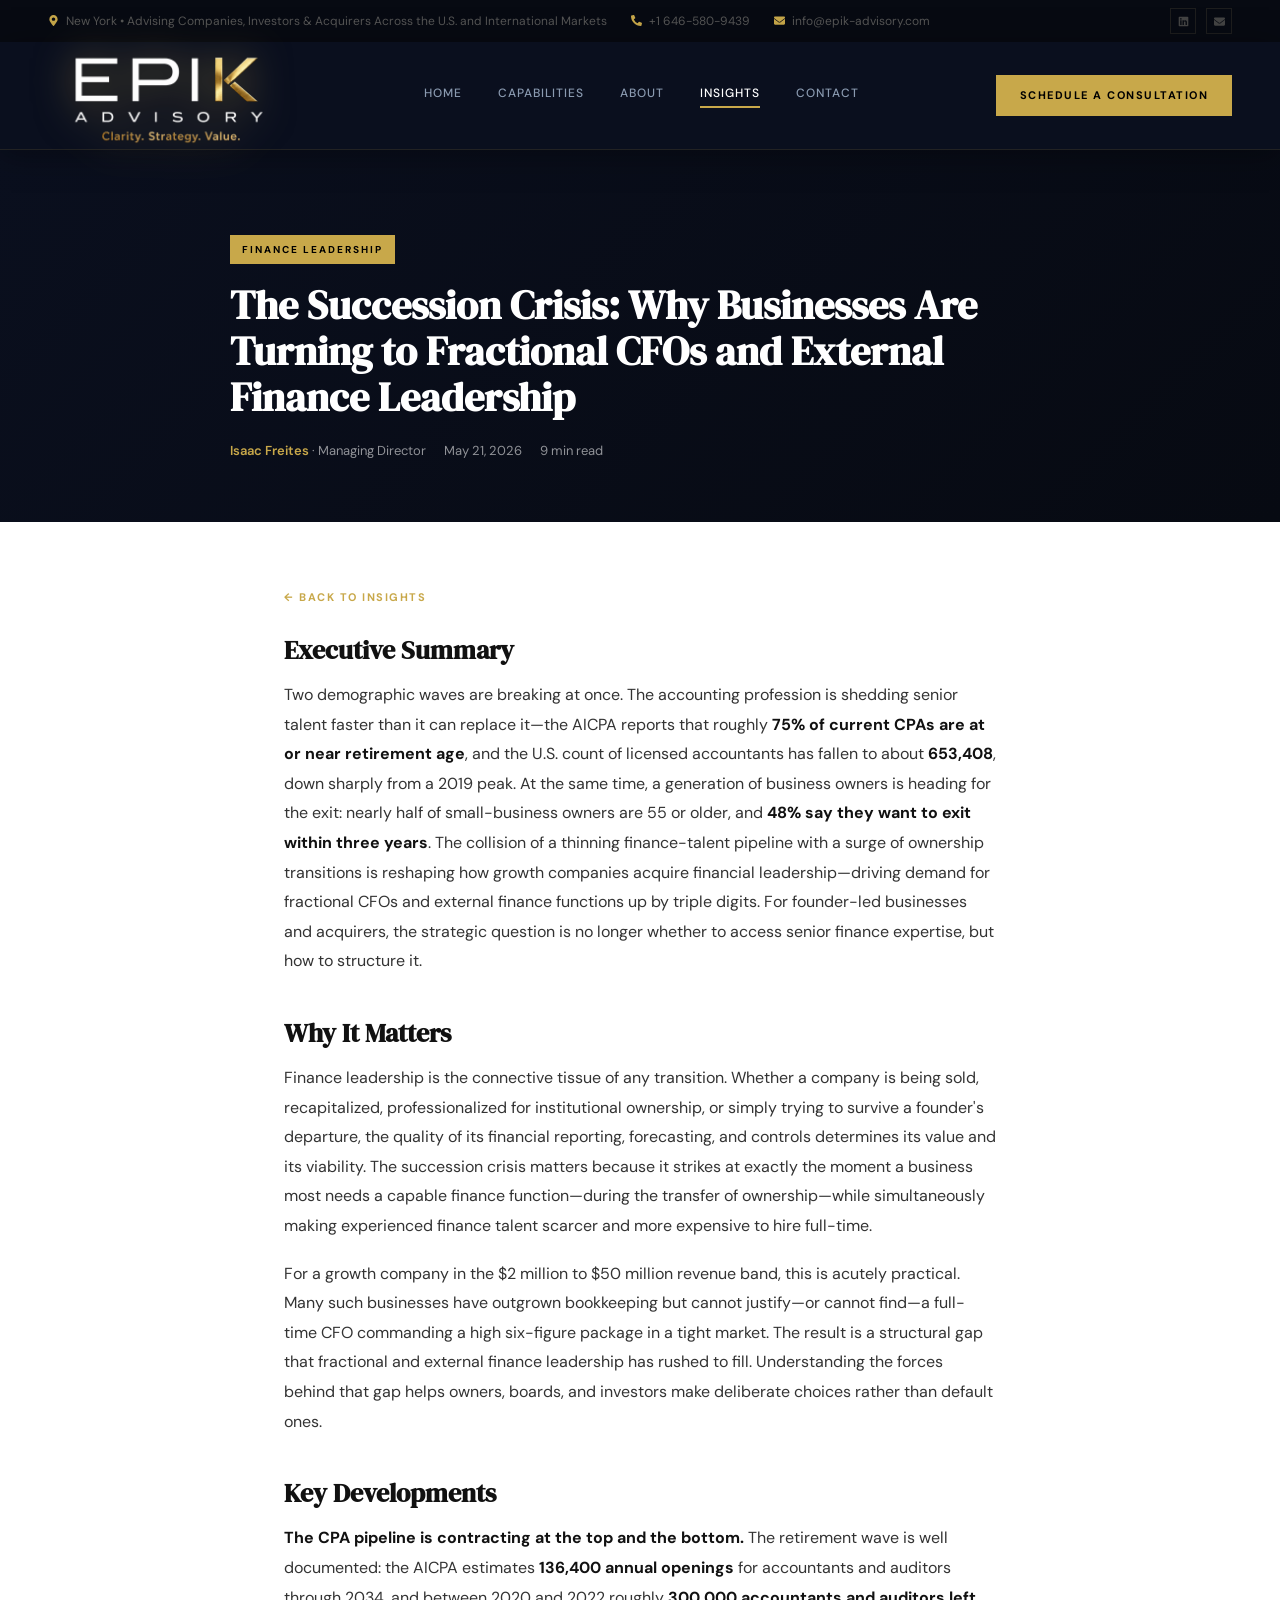
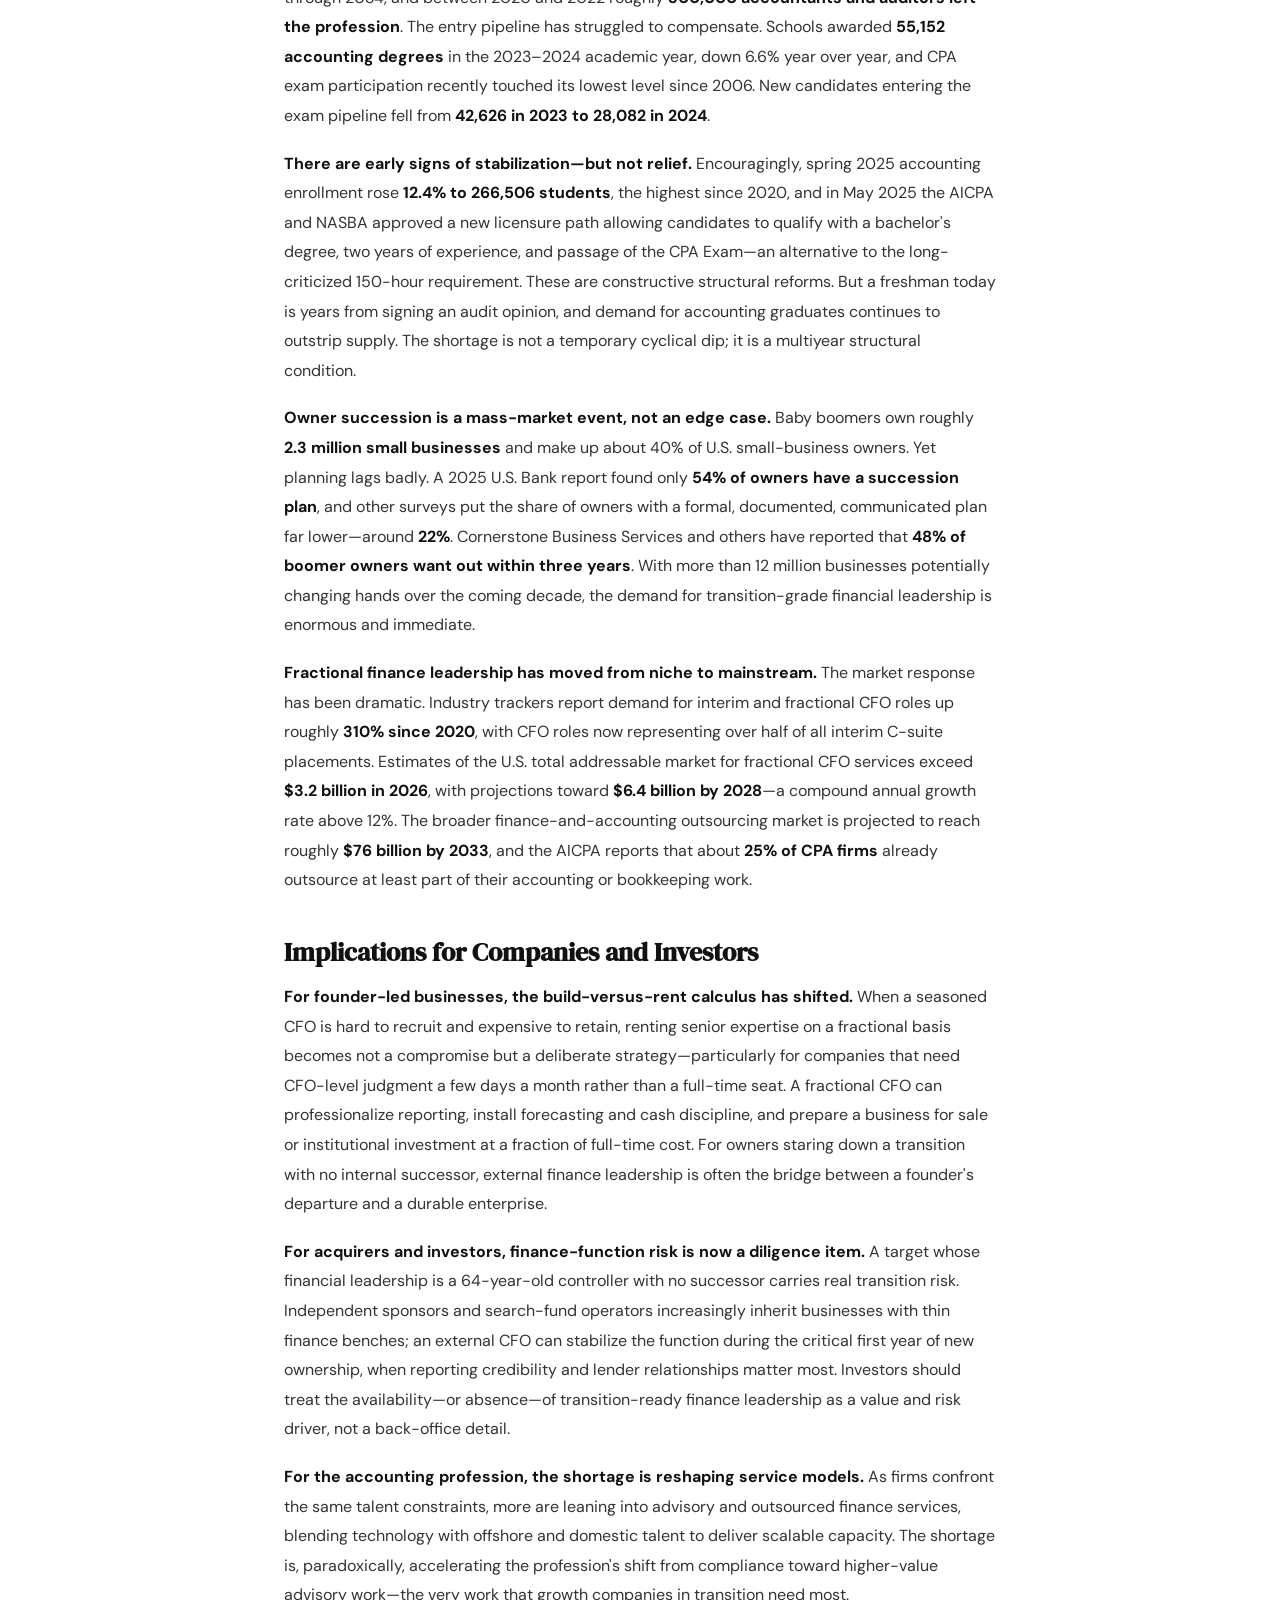
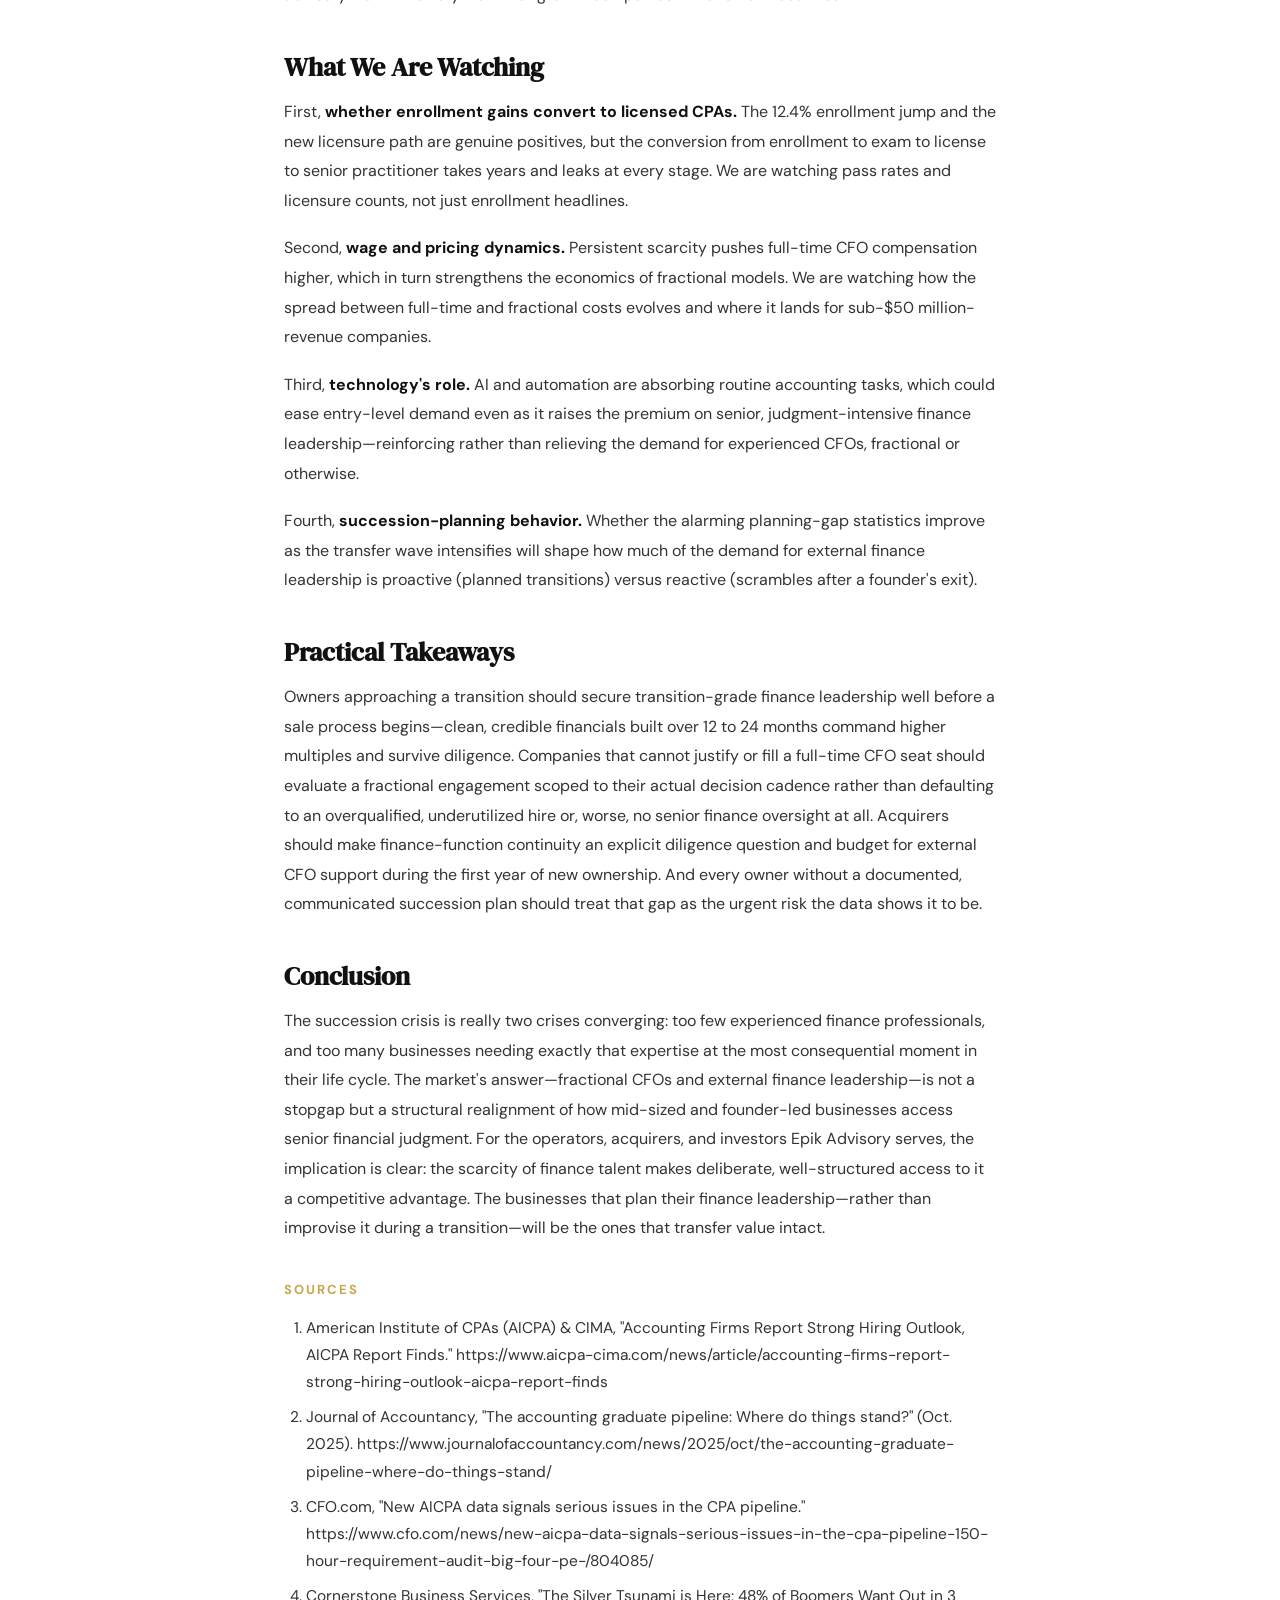
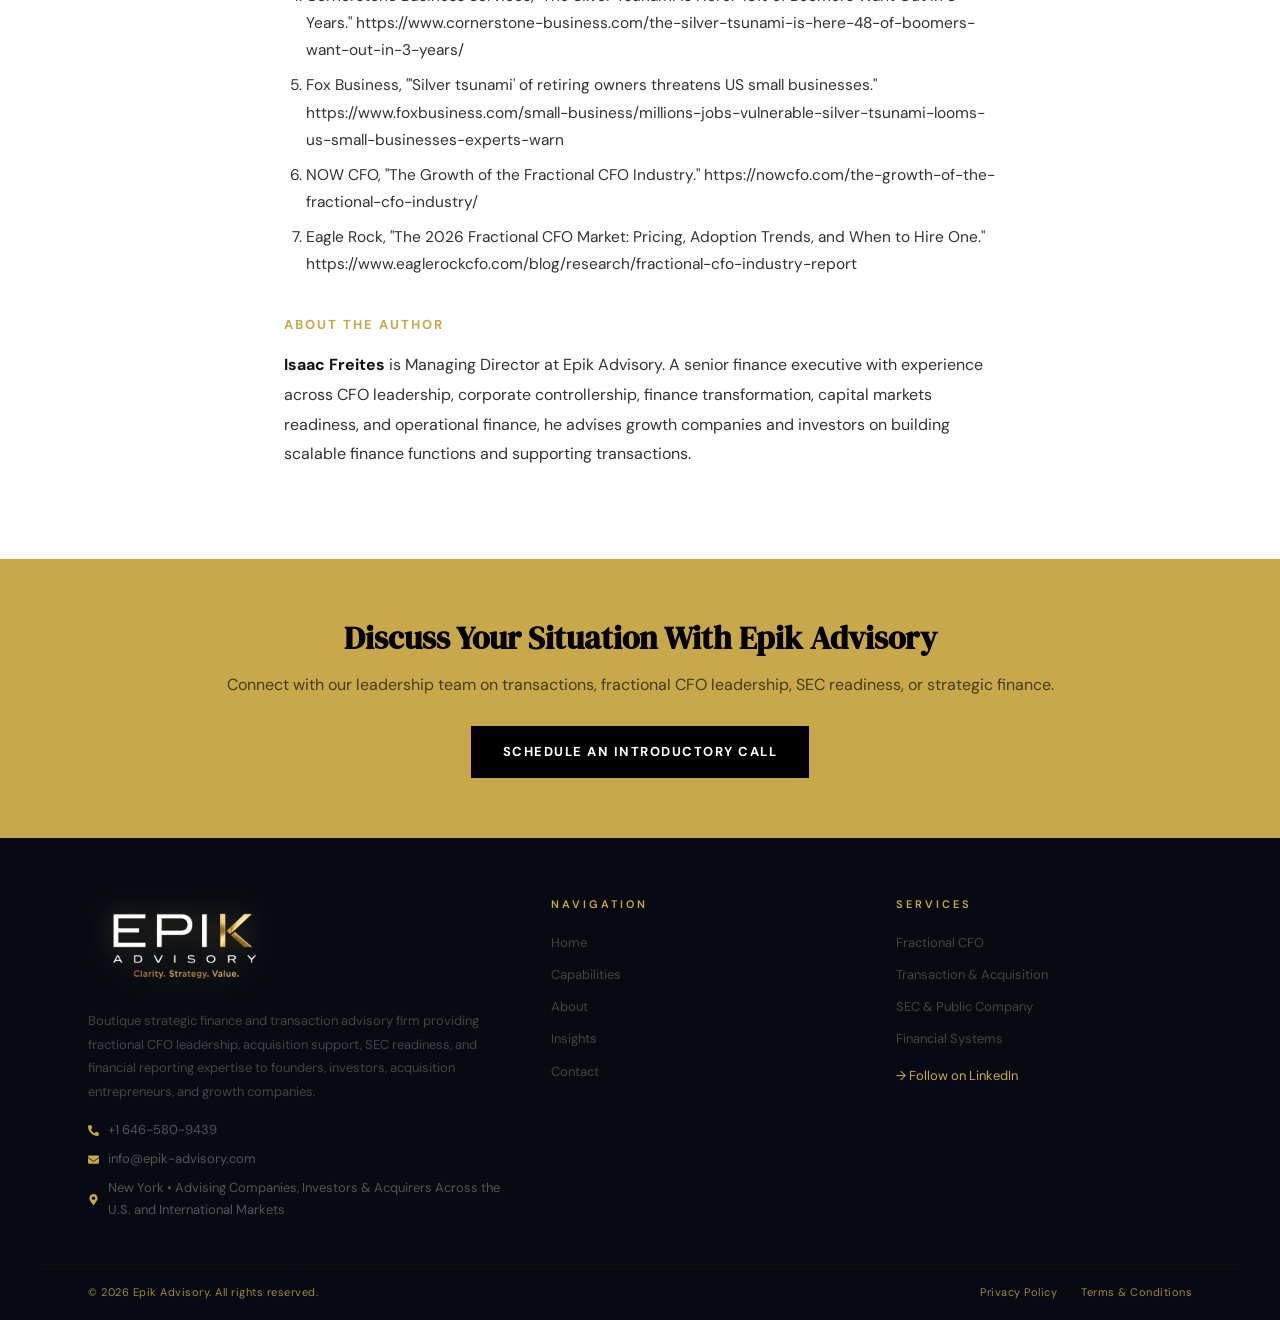
<file: succession-crisis-fractional-cfo-finance-leadership.html>
<!DOCTYPE html>
<html lang="en">
<head>
<meta charset="UTF-8"/>
<meta name="viewport" content="width=device-width, initial-scale=1"/>
<link rel="icon" type="image/png" sizes="32x32" href="uploads/favicon-32.png"/>
<link rel="icon" type="image/png" sizes="192x192" href="uploads/favicon-192.png"/>
<link rel="apple-touch-icon" href="uploads/favicon-192.png"/>
<meta property="og:image" content="uploads/og-share.png"/>
<title>The Succession Crisis: Why Businesses Are Turning to Fractional CFOs and External Finance Leadership | Epik Advisory</title>
<meta name="description" content="A shrinking CPA pipeline and a retiring generation of owners are colliding. We examine the data behind the finance talent shortage and the rise of fractional CFO and external finance leadership."/>
<meta name="robots" content="index, follow"/>
<meta property="og:type" content="article"/>
<meta property="og:title" content="The Succession Crisis: Why Businesses Are Turning to Fractional CFOs and External Finance Leadership"/>
<meta property="og:url" content="https://epik-advisory.com/succession-crisis-fractional-cfo-finance-leadership.html"/>
<link rel="canonical" href="https://epik-advisory.com/succession-crisis-fractional-cfo-finance-leadership.html"/>
<link href="https://fonts.googleapis.com/css2?family=DM+Sans:wght@300;400;500;600;700&family=DM+Serif+Display&display=swap" rel="stylesheet"/>
<link rel="stylesheet" href="epik-shared.css"/>
<script type="application/ld+json">
{"@context":"https://schema.org","@type":"Article","headline":"The Succession Crisis: Why Businesses Are Turning to Fractional CFOs and External Finance Leadership","description":"A shrinking CPA pipeline and a retiring generation of owners are colliding. We examine the data behind the finance talent shortage and the rise of fractional CFO and external finance leadership.","articleSection":"Finance Leadership","datePublished":"2026-05-21","dateModified":"2026-05-21","author":[{"@type":"Person","name":"Matthew Malriat","honorificSuffix":"CPA","jobTitle":"Founder & Principal","worksFor":{"@type":"Organization","name":"Epik Advisory"}},{"@type":"Person","name":"Isaac Freites","jobTitle":"Managing Director","worksFor":{"@type":"Organization","name":"Epik Advisory"}}],"publisher":{"@type":"Organization","name":"Epik Advisory","url":"https://epik-advisory.com"},"mainEntityOfPage":{"@type":"WebPage","@id":"https://epik-advisory.com/succession-crisis-fractional-cfo-finance-leadership.html"}}
</script>
<style>
.article-hero{background:linear-gradient(135deg,var(--navy),var(--black));padding:84px 48px 60px}
.article-hero-inner{max-width:820px;margin:0 auto}
.cat-badge{display:inline-block;background:var(--gold);color:#000;font-size:10px;letter-spacing:2px;text-transform:uppercase;padding:6px 12px;font-weight:700;margin-bottom:18px}
.article-hero h1{font-family:var(--serif);font-size:40px;color:#fff;line-height:1.15;margin-bottom:20px}
.article-meta-row{font-size:13px;color:rgba(255,255,255,.55);display:flex;gap:18px;flex-wrap:wrap;align-items:center}
.article-meta-row b{color:var(--gold);font-weight:600}
.article-wrap{max-width:760px;margin:0 auto;padding:60px 24px 72px}
.back-link{display:inline-block;margin-bottom:28px;font-size:11px;letter-spacing:1.5px;text-transform:uppercase;color:var(--gold);font-weight:700}
.article-wrap h2{font-family:var(--serif);font-size:26px;color:#111;margin:42px 0 14px;line-height:1.2}
.article-wrap h2:first-of-type{margin-top:0}
.article-wrap h3{font-size:13px;letter-spacing:2px;text-transform:uppercase;color:var(--gold);margin:36px 0 14px}
.article-wrap p{font-size:16px;color:#333;line-height:1.85;margin-bottom:18px}
.article-wrap strong{color:#111}
.article-wrap ul,.article-wrap ol{padding-left:22px;margin-bottom:18px;display:flex;flex-direction:column;gap:8px}
.article-wrap li{font-size:15.5px;color:#333;line-height:1.75}
.article-wrap a{color:var(--gold);word-break:break-word}
.article-cta{background:var(--gold);padding:60px 48px;text-align:center}
.article-cta h2{font-family:var(--serif);font-size:32px;color:#000;margin-bottom:14px;line-height:1.2}
.article-cta p{font-size:16px;color:rgba(0,0,0,.65);margin-bottom:28px}
@media(max-width:768px){.article-hero{padding:64px 24px 48px}.article-hero h1{font-size:28px}.article-cta{padding:48px 24px}}
</style>
</head>
<body>
<script src="epik-header.js" data-active="insights"></script>
<section class="article-hero"><div class="article-hero-inner">
  <span class="cat-badge">Finance Leadership</span>
  <h1>The Succession Crisis: Why Businesses Are Turning to Fractional CFOs and External Finance Leadership</h1>
  <div class="article-meta-row"><span><b>Isaac Freites</b> · Managing Director</span><span>May 21, 2026</span><span>9 min read</span></div>
</div></section>
<div class="article-wrap">
  <a href="insights.html" class="back-link">← Back to Insights</a>
  <h2>Executive Summary</h2>
<p>Two demographic waves are breaking at once. The accounting profession is shedding senior talent faster than it can replace it—the AICPA reports that roughly <strong>75% of current CPAs are at or near retirement age</strong>, and the U.S. count of licensed accountants has fallen to about <strong>653,408</strong>, down sharply from a 2019 peak. At the same time, a generation of business owners is heading for the exit: nearly half of small-business owners are 55 or older, and <strong>48% say they want to exit within three years</strong>. The collision of a thinning finance-talent pipeline with a surge of ownership transitions is reshaping how growth companies acquire financial leadership—driving demand for fractional CFOs and external finance functions up by triple digits. For founder-led businesses and acquirers, the strategic question is no longer whether to access senior finance expertise, but how to structure it.</p>
<h2>Why It Matters</h2>
<p>Finance leadership is the connective tissue of any transition. Whether a company is being sold, recapitalized, professionalized for institutional ownership, or simply trying to survive a founder's departure, the quality of its financial reporting, forecasting, and controls determines its value and its viability. The succession crisis matters because it strikes at exactly the moment a business most needs a capable finance function—during the transfer of ownership—while simultaneously making experienced finance talent scarcer and more expensive to hire full-time.</p>
<p>For a growth company in the $2 million to $50 million revenue band, this is acutely practical. Many such businesses have outgrown bookkeeping but cannot justify—or cannot find—a full-time CFO commanding a high six-figure package in a tight market. The result is a structural gap that fractional and external finance leadership has rushed to fill. Understanding the forces behind that gap helps owners, boards, and investors make deliberate choices rather than default ones.</p>
<h2>Key Developments</h2>
<p><strong>The CPA pipeline is contracting at the top and the bottom.</strong> The retirement wave is well documented: the AICPA estimates <strong>136,400 annual openings</strong> for accountants and auditors through 2034, and between 2020 and 2022 roughly <strong>300,000 accountants and auditors left the profession</strong>. The entry pipeline has struggled to compensate. Schools awarded <strong>55,152 accounting degrees</strong> in the 2023–2024 academic year, down 6.6% year over year, and CPA exam participation recently touched its lowest level since 2006. New candidates entering the exam pipeline fell from <strong>42,626 in 2023 to 28,082 in 2024</strong>.</p>
<p><strong>There are early signs of stabilization—but not relief.</strong> Encouragingly, spring 2025 accounting enrollment rose <strong>12.4% to 266,506 students</strong>, the highest since 2020, and in May 2025 the AICPA and NASBA approved a new licensure path allowing candidates to qualify with a bachelor's degree, two years of experience, and passage of the CPA Exam—an alternative to the long-criticized 150-hour requirement. These are constructive structural reforms. But a freshman today is years from signing an audit opinion, and demand for accounting graduates continues to outstrip supply. The shortage is not a temporary cyclical dip; it is a multiyear structural condition.</p>
<p><strong>Owner succession is a mass-market event, not an edge case.</strong> Baby boomers own roughly <strong>2.3 million small businesses</strong> and make up about 40% of U.S. small-business owners. Yet planning lags badly. A 2025 U.S. Bank report found only <strong>54% of owners have a succession plan</strong>, and other surveys put the share of owners with a formal, documented, communicated plan far lower—around <strong>22%</strong>. Cornerstone Business Services and others have reported that <strong>48% of boomer owners want out within three years</strong>. With more than 12 million businesses potentially changing hands over the coming decade, the demand for transition-grade financial leadership is enormous and immediate.</p>
<p><strong>Fractional finance leadership has moved from niche to mainstream.</strong> The market response has been dramatic. Industry trackers report demand for interim and fractional CFO roles up roughly <strong>310% since 2020</strong>, with CFO roles now representing over half of all interim C-suite placements. Estimates of the U.S. total addressable market for fractional CFO services exceed <strong>$3.2 billion in 2026</strong>, with projections toward <strong>$6.4 billion by 2028</strong>—a compound annual growth rate above 12%. The broader finance-and-accounting outsourcing market is projected to reach roughly <strong>$76 billion by 2033</strong>, and the AICPA reports that about <strong>25% of CPA firms</strong> already outsource at least part of their accounting or bookkeeping work.</p>
<h2>Implications for Companies and Investors</h2>
<p><strong>For founder-led businesses, the build-versus-rent calculus has shifted.</strong> When a seasoned CFO is hard to recruit and expensive to retain, renting senior expertise on a fractional basis becomes not a compromise but a deliberate strategy—particularly for companies that need CFO-level judgment a few days a month rather than a full-time seat. A fractional CFO can professionalize reporting, install forecasting and cash discipline, and prepare a business for sale or institutional investment at a fraction of full-time cost. For owners staring down a transition with no internal successor, external finance leadership is often the bridge between a founder's departure and a durable enterprise.</p>
<p><strong>For acquirers and investors, finance-function risk is now a diligence item.</strong> A target whose financial leadership is a 64-year-old controller with no successor carries real transition risk. Independent sponsors and search-fund operators increasingly inherit businesses with thin finance benches; an external CFO can stabilize the function during the critical first year of new ownership, when reporting credibility and lender relationships matter most. Investors should treat the availability—or absence—of transition-ready finance leadership as a value and risk driver, not a back-office detail.</p>
<p><strong>For the accounting profession, the shortage is reshaping service models.</strong> As firms confront the same talent constraints, more are leaning into advisory and outsourced finance services, blending technology with offshore and domestic talent to deliver scalable capacity. The shortage is, paradoxically, accelerating the profession's shift from compliance toward higher-value advisory work—the very work that growth companies in transition need most.</p>
<h2>What We Are Watching</h2>
<p>First, <strong>whether enrollment gains convert to licensed CPAs.</strong> The 12.4% enrollment jump and the new licensure path are genuine positives, but the conversion from enrollment to exam to license to senior practitioner takes years and leaks at every stage. We are watching pass rates and licensure counts, not just enrollment headlines.</p>
<p>Second, <strong>wage and pricing dynamics.</strong> Persistent scarcity pushes full-time CFO compensation higher, which in turn strengthens the economics of fractional models. We are watching how the spread between full-time and fractional costs evolves and where it lands for sub-$50 million-revenue companies.</p>
<p>Third, <strong>technology's role.</strong> AI and automation are absorbing routine accounting tasks, which could ease entry-level demand even as it raises the premium on senior, judgment-intensive finance leadership—reinforcing rather than relieving the demand for experienced CFOs, fractional or otherwise.</p>
<p>Fourth, <strong>succession-planning behavior.</strong> Whether the alarming planning-gap statistics improve as the transfer wave intensifies will shape how much of the demand for external finance leadership is proactive (planned transitions) versus reactive (scrambles after a founder's exit).</p>
<h2>Practical Takeaways</h2>
<p>Owners approaching a transition should secure transition-grade finance leadership well before a sale process begins—clean, credible financials built over 12 to 24 months command higher multiples and survive diligence. Companies that cannot justify or fill a full-time CFO seat should evaluate a fractional engagement scoped to their actual decision cadence rather than defaulting to an overqualified, underutilized hire or, worse, no senior finance oversight at all. Acquirers should make finance-function continuity an explicit diligence question and budget for external CFO support during the first year of new ownership. And every owner without a documented, communicated succession plan should treat that gap as the urgent risk the data shows it to be.</p>
<h2>Conclusion</h2>
<p>The succession crisis is really two crises converging: too few experienced finance professionals, and too many businesses needing exactly that expertise at the most consequential moment in their life cycle. The market's answer—fractional CFOs and external finance leadership—is not a stopgap but a structural realignment of how mid-sized and founder-led businesses access senior financial judgment. For the operators, acquirers, and investors Epik Advisory serves, the implication is clear: the scarcity of finance talent makes deliberate, well-structured access to it a competitive advantage. The businesses that plan their finance leadership—rather than improvise it during a transition—will be the ones that transfer value intact.</p>
<h3>Sources</h3>
<ol>
<li>American Institute of CPAs (AICPA) & CIMA, "Accounting Firms Report Strong Hiring Outlook, AICPA Report Finds." https://www.aicpa-cima.com/news/article/accounting-firms-report-strong-hiring-outlook-aicpa-report-finds</li>
<li>Journal of Accountancy, "The accounting graduate pipeline: Where do things stand?" (Oct. 2025). https://www.journalofaccountancy.com/news/2025/oct/the-accounting-graduate-pipeline-where-do-things-stand/</li>
<li>CFO.com, "New AICPA data signals serious issues in the CPA pipeline." https://www.cfo.com/news/new-aicpa-data-signals-serious-issues-in-the-cpa-pipeline-150-hour-requirement-audit-big-four-pe-/804085/</li>
<li>Cornerstone Business Services, "The Silver Tsunami is Here: 48% of Boomers Want Out in 3 Years." https://www.cornerstone-business.com/the-silver-tsunami-is-here-48-of-boomers-want-out-in-3-years/</li>
<li>Fox Business, "'Silver tsunami' of retiring owners threatens US small businesses." https://www.foxbusiness.com/small-business/millions-jobs-vulnerable-silver-tsunami-looms-us-small-businesses-experts-warn</li>
<li>NOW CFO, "The Growth of the Fractional CFO Industry." https://nowcfo.com/the-growth-of-the-fractional-cfo-industry/</li>
<li>Eagle Rock, "The 2026 Fractional CFO Market: Pricing, Adoption Trends, and When to Hire One." https://www.eaglerockcfo.com/blog/research/fractional-cfo-industry-report</li>
</ol>
<h3>About the Author</h3>
<p><strong>Isaac Freites</strong> is Managing Director at Epik Advisory. A senior finance executive with experience across CFO leadership, corporate controllership, finance transformation, capital markets readiness, and operational finance, he advises growth companies and investors on building scalable finance functions and supporting transactions.</p>
</div>
<div class="article-cta">
  <h2>Discuss Your Situation With Epik Advisory</h2>
  <p>Connect with our leadership team on transactions, fractional CFO leadership, SEC readiness, or strategic finance.</p>
  <a href="contact.html" class="btn-dark">Schedule an Introductory Call</a>
</div>
<script src="epik-footer.js"></script>
</body>
</html>
</file>
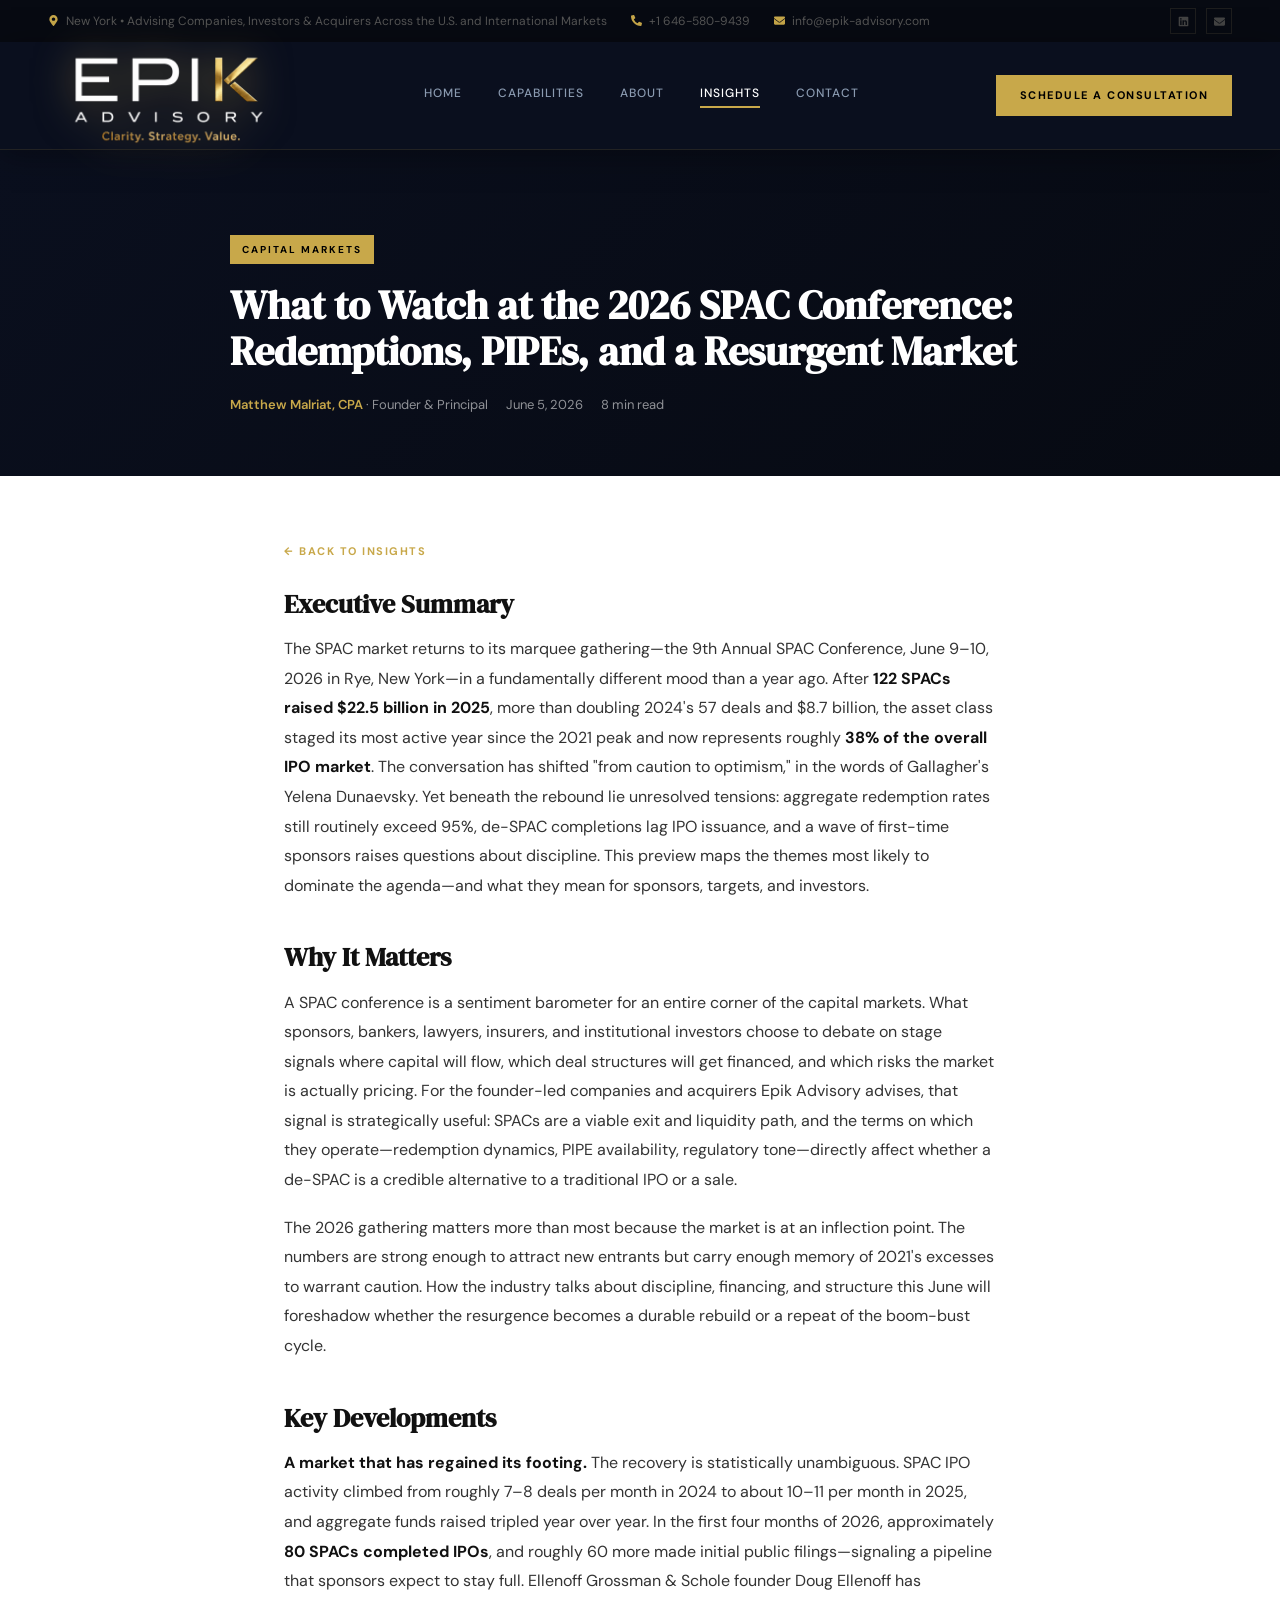
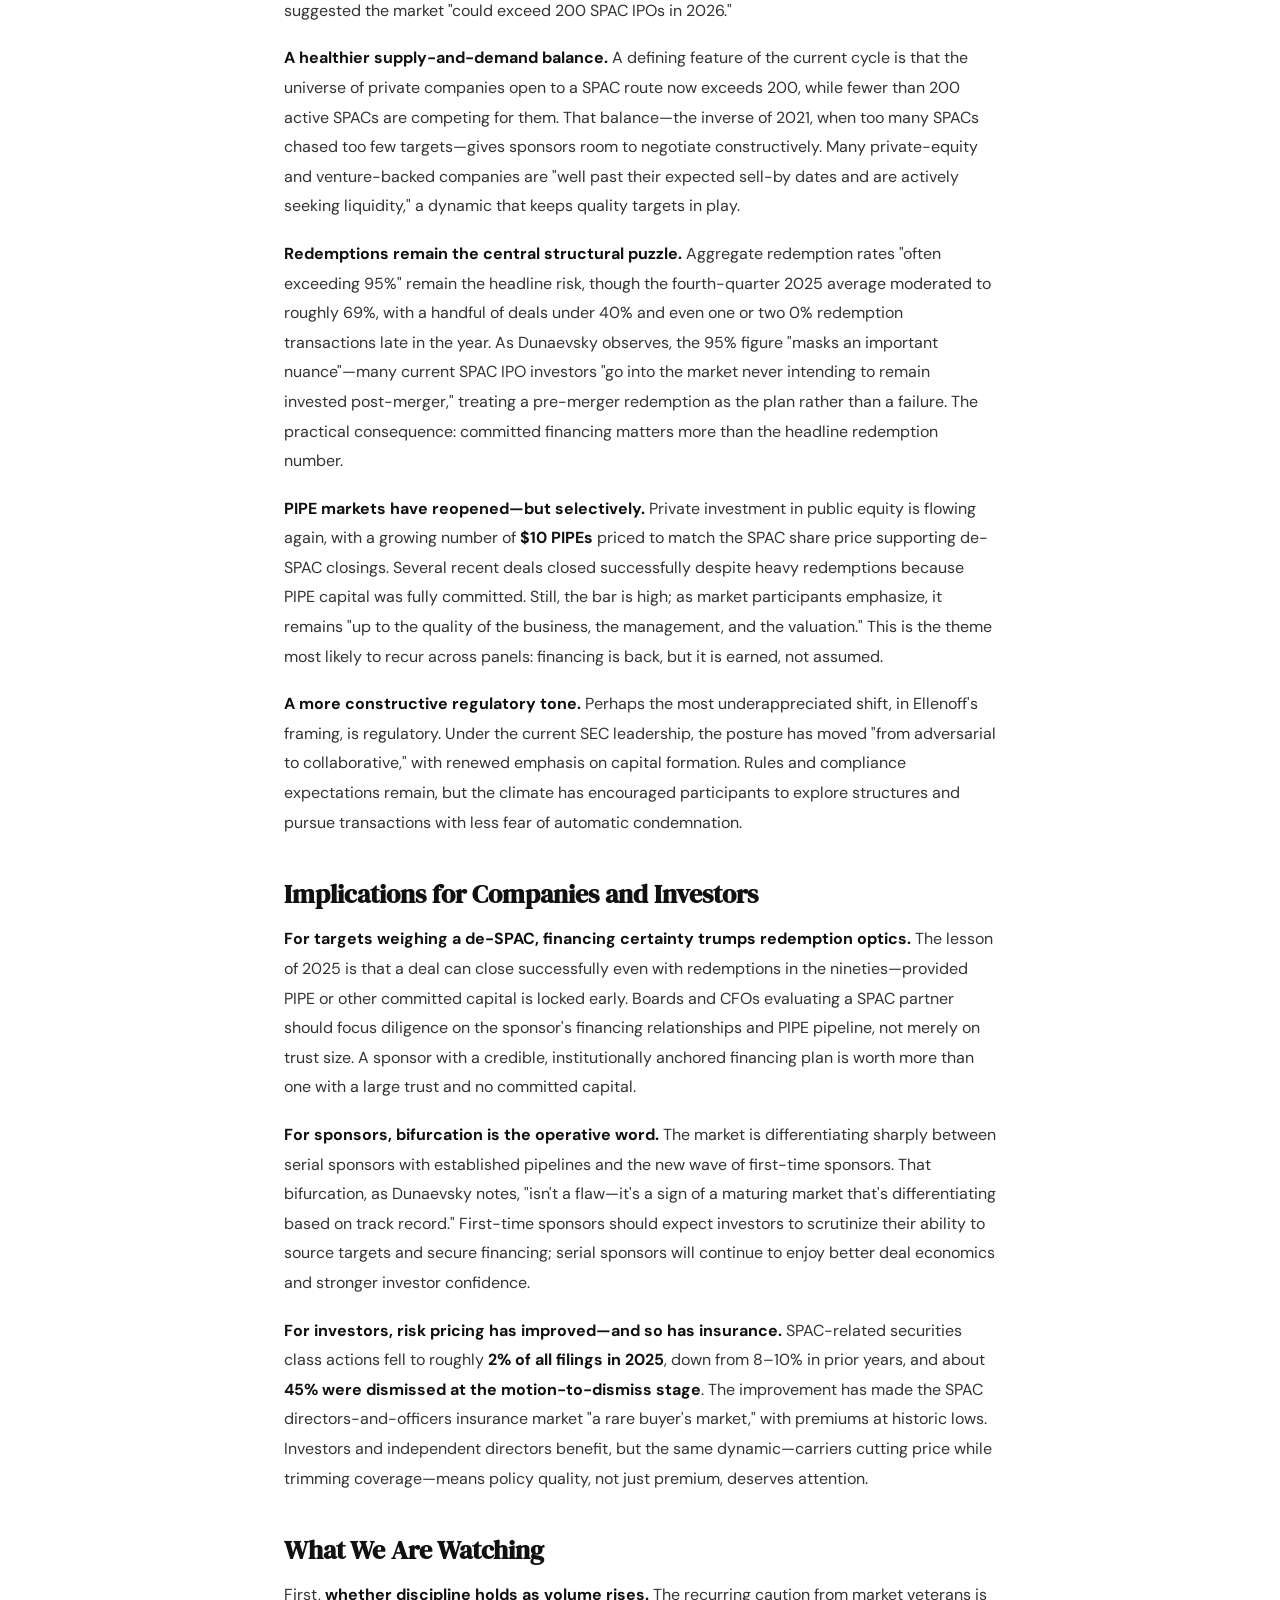
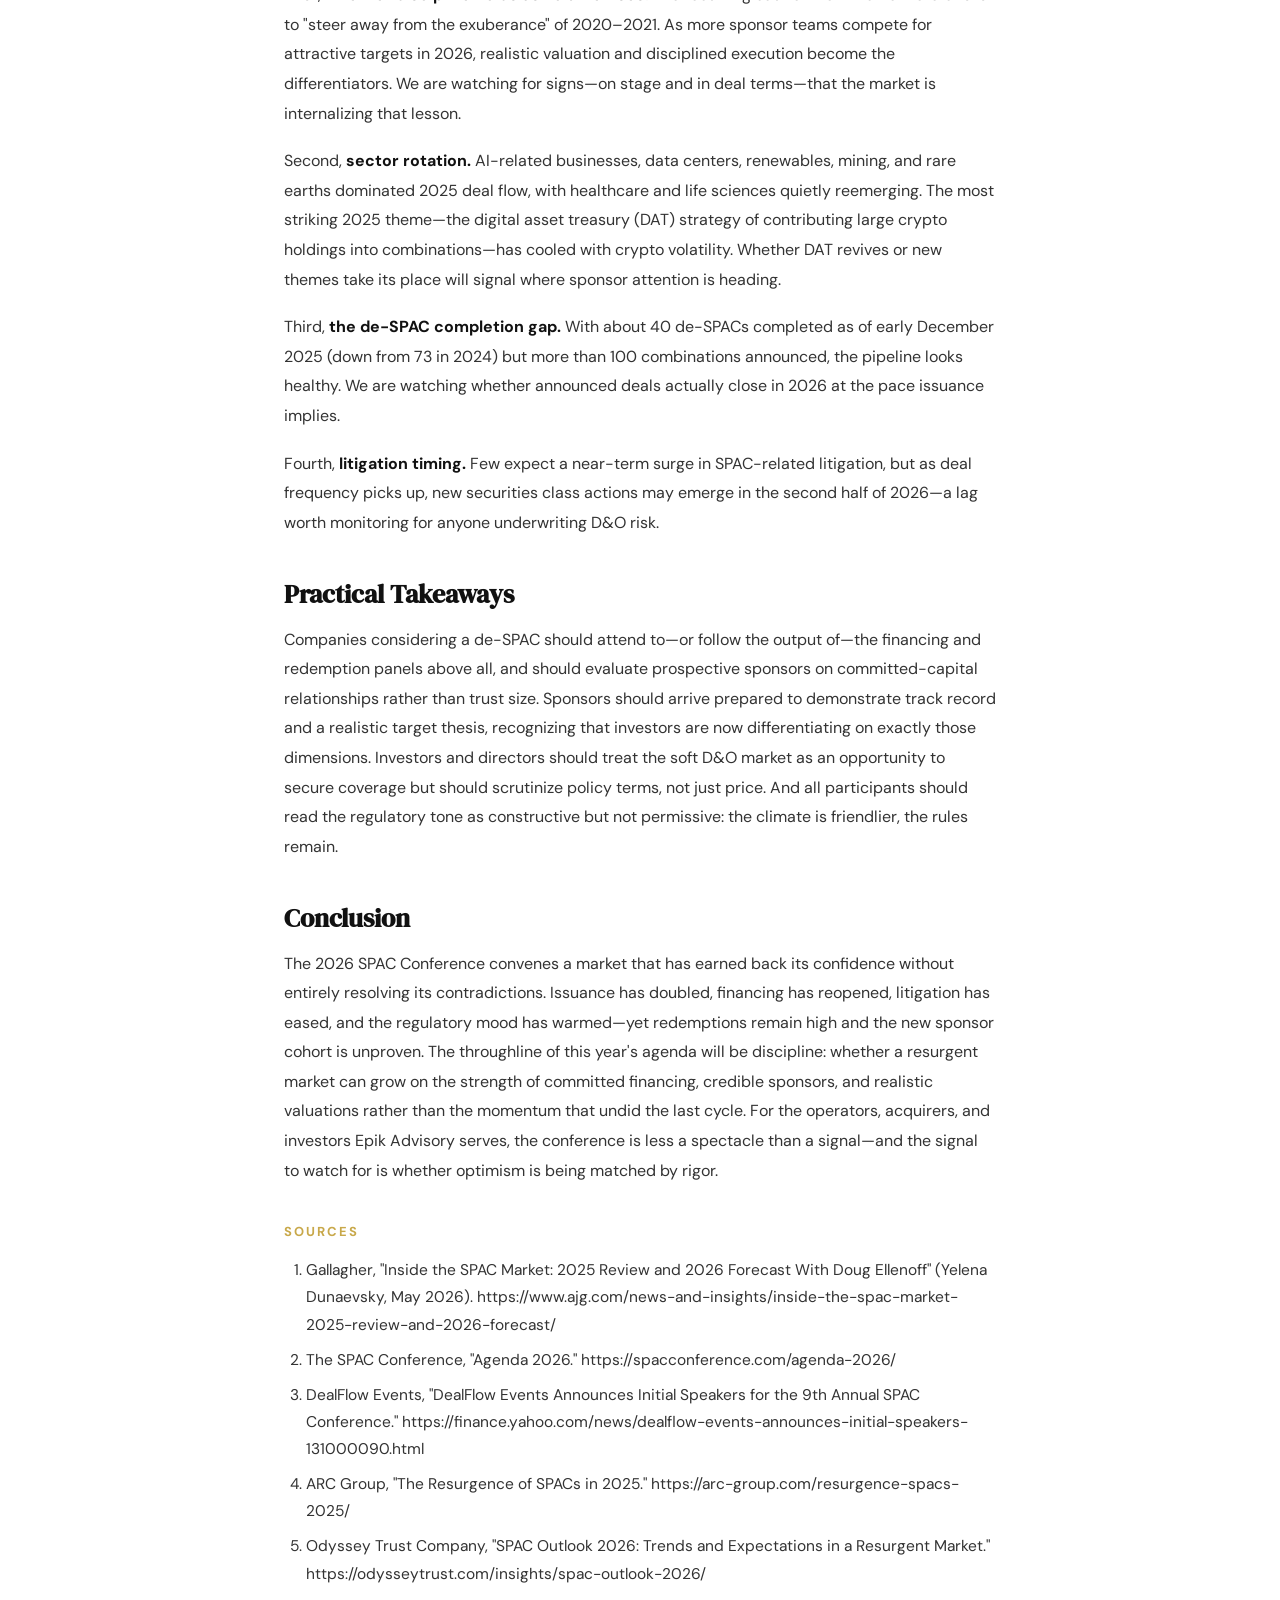
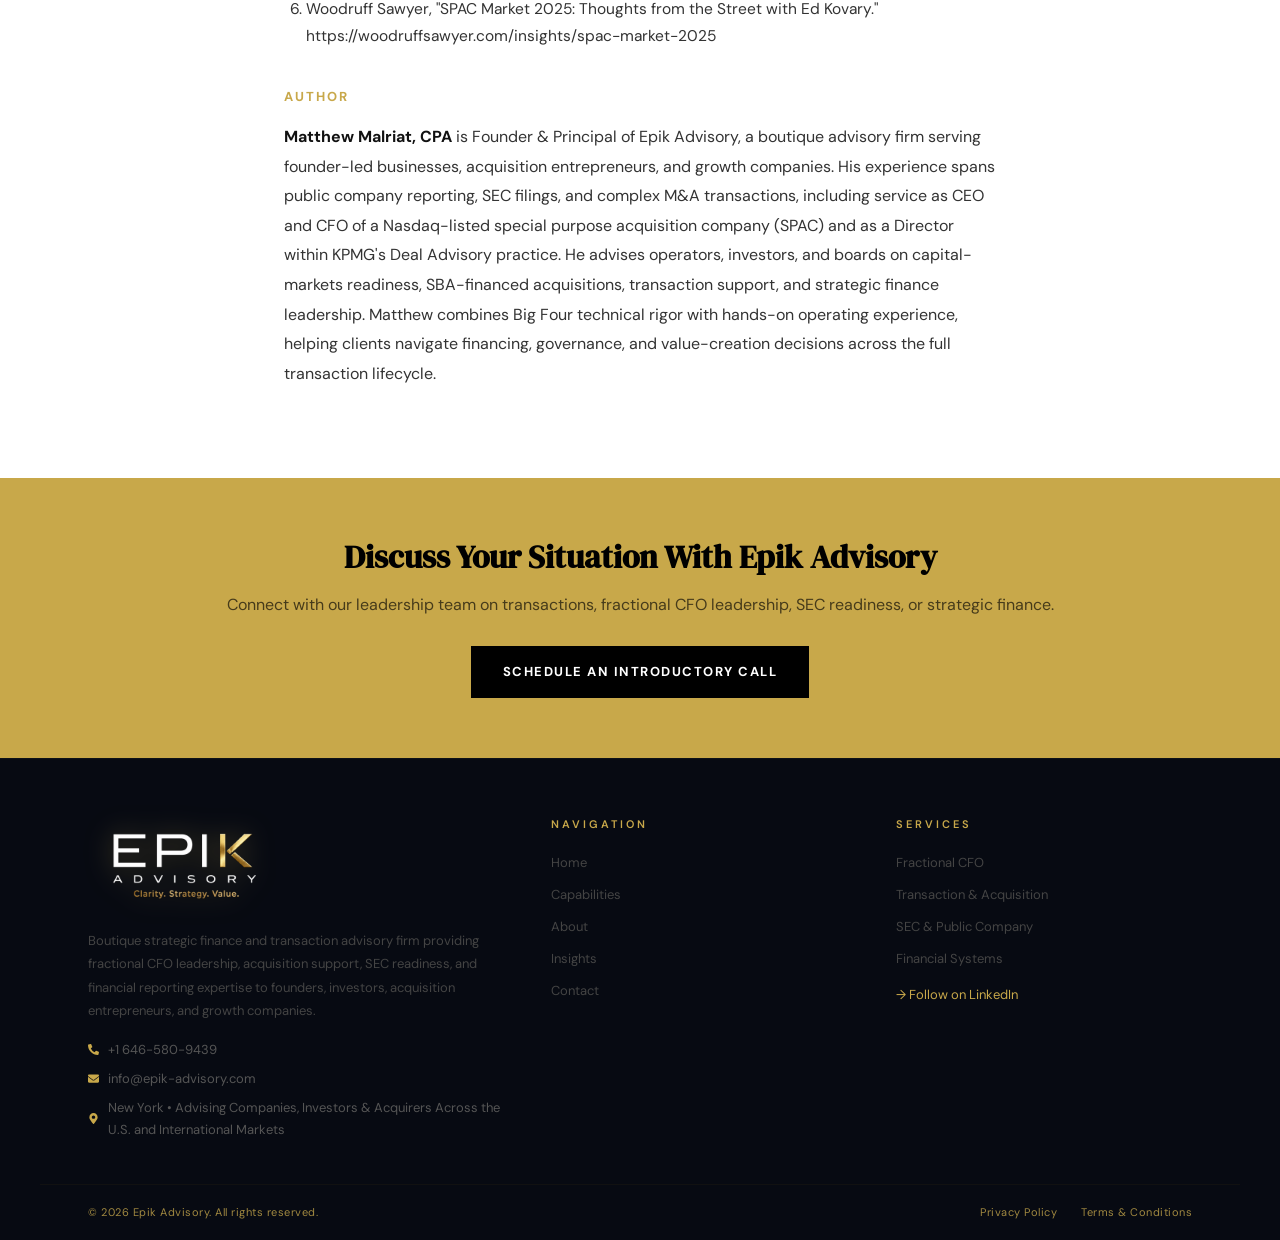
<file: what-to-watch-2026-spac-conference.html>
<!DOCTYPE html>
<html lang="en">
<head>
<meta charset="UTF-8"/>
<meta name="viewport" content="width=device-width, initial-scale=1"/>
<link rel="icon" type="image/png" sizes="32x32" href="uploads/favicon-32.png"/>
<link rel="icon" type="image/png" sizes="192x192" href="uploads/favicon-192.png"/>
<link rel="apple-touch-icon" href="uploads/favicon-192.png"/>
<meta property="og:image" content="uploads/og-share.png"/>
<title>What to Watch at the 2026 SPAC Conference: Redemptions, PIPEs, and a Resurgent Market | Epik Advisory</title>
<meta name="description" content="Ahead of the 9th Annual SPAC Conference, we preview the themes that will dominate: a doubling of SPAC IPOs, 95%+ redemptions, reopened PIPE markets, and a more constructive SEC."/>
<meta name="robots" content="index, follow"/>
<meta property="og:type" content="article"/>
<meta property="og:title" content="What to Watch at the 2026 SPAC Conference: Redemptions, PIPEs, and a Resurgent Market"/>
<meta property="og:url" content="https://epik-advisory.com/what-to-watch-2026-spac-conference.html"/>
<link rel="canonical" href="https://epik-advisory.com/what-to-watch-2026-spac-conference.html"/>
<link href="https://fonts.googleapis.com/css2?family=DM+Sans:wght@300;400;500;600;700&family=DM+Serif+Display&display=swap" rel="stylesheet"/>
<link rel="stylesheet" href="epik-shared.css"/>
<script type="application/ld+json">
{"@context":"https://schema.org","@type":"Article","headline":"What to Watch at the 2026 SPAC Conference: Redemptions, PIPEs, and a Resurgent Market","description":"Ahead of the 9th Annual SPAC Conference, we preview the themes that will dominate: a doubling of SPAC IPOs, 95%+ redemptions, reopened PIPE markets, and a more constructive SEC.","articleSection":"Capital Markets","datePublished":"2026-06-05","dateModified":"2026-06-05","author":[{"@type":"Person","name":"Matthew Malriat","honorificSuffix":"CPA","jobTitle":"Founder & Principal","worksFor":{"@type":"Organization","name":"Epik Advisory"}},{"@type":"Person","name":"Isaac Freites","jobTitle":"Managing Director","worksFor":{"@type":"Organization","name":"Epik Advisory"}}],"publisher":{"@type":"Organization","name":"Epik Advisory","url":"https://epik-advisory.com"},"mainEntityOfPage":{"@type":"WebPage","@id":"https://epik-advisory.com/what-to-watch-2026-spac-conference.html"}}
</script>
<style>
.article-hero{background:linear-gradient(135deg,var(--navy),var(--black));padding:84px 48px 60px}
.article-hero-inner{max-width:820px;margin:0 auto}
.cat-badge{display:inline-block;background:var(--gold);color:#000;font-size:10px;letter-spacing:2px;text-transform:uppercase;padding:6px 12px;font-weight:700;margin-bottom:18px}
.article-hero h1{font-family:var(--serif);font-size:40px;color:#fff;line-height:1.15;margin-bottom:20px}
.article-meta-row{font-size:13px;color:rgba(255,255,255,.55);display:flex;gap:18px;flex-wrap:wrap;align-items:center}
.article-meta-row b{color:var(--gold);font-weight:600}
.article-wrap{max-width:760px;margin:0 auto;padding:60px 24px 72px}
.back-link{display:inline-block;margin-bottom:28px;font-size:11px;letter-spacing:1.5px;text-transform:uppercase;color:var(--gold);font-weight:700}
.article-wrap h2{font-family:var(--serif);font-size:26px;color:#111;margin:42px 0 14px;line-height:1.2}
.article-wrap h2:first-of-type{margin-top:0}
.article-wrap h3{font-size:13px;letter-spacing:2px;text-transform:uppercase;color:var(--gold);margin:36px 0 14px}
.article-wrap p{font-size:16px;color:#333;line-height:1.85;margin-bottom:18px}
.article-wrap strong{color:#111}
.article-wrap ul,.article-wrap ol{padding-left:22px;margin-bottom:18px;display:flex;flex-direction:column;gap:8px}
.article-wrap li{font-size:15.5px;color:#333;line-height:1.75}
.article-wrap a{color:var(--gold);word-break:break-word}
.article-cta{background:var(--gold);padding:60px 48px;text-align:center}
.article-cta h2{font-family:var(--serif);font-size:32px;color:#000;margin-bottom:14px;line-height:1.2}
.article-cta p{font-size:16px;color:rgba(0,0,0,.65);margin-bottom:28px}
@media(max-width:768px){.article-hero{padding:64px 24px 48px}.article-hero h1{font-size:28px}.article-cta{padding:48px 24px}}
</style>
</head>
<body>
<script src="epik-header.js" data-active="insights"></script>
<section class="article-hero"><div class="article-hero-inner">
  <span class="cat-badge">Capital Markets</span>
  <h1>What to Watch at the 2026 SPAC Conference: Redemptions, PIPEs, and a Resurgent Market</h1>
  <div class="article-meta-row"><span><b>Matthew Malriat, CPA</b> · Founder &amp; Principal</span><span>June 5, 2026</span><span>8 min read</span></div>
</div></section>
<div class="article-wrap">
  <a href="insights.html" class="back-link">← Back to Insights</a>
  <h2>Executive Summary</h2>
<p>The SPAC market returns to its marquee gathering—the 9th Annual SPAC Conference, June 9–10, 2026 in Rye, New York—in a fundamentally different mood than a year ago. After <strong>122 SPACs raised $22.5 billion in 2025</strong>, more than doubling 2024's 57 deals and $8.7 billion, the asset class staged its most active year since the 2021 peak and now represents roughly <strong>38% of the overall IPO market</strong>. The conversation has shifted "from caution to optimism," in the words of Gallagher's Yelena Dunaevsky. Yet beneath the rebound lie unresolved tensions: aggregate redemption rates still routinely exceed 95%, de-SPAC completions lag IPO issuance, and a wave of first-time sponsors raises questions about discipline. This preview maps the themes most likely to dominate the agenda—and what they mean for sponsors, targets, and investors.</p>
<h2>Why It Matters</h2>
<p>A SPAC conference is a sentiment barometer for an entire corner of the capital markets. What sponsors, bankers, lawyers, insurers, and institutional investors choose to debate on stage signals where capital will flow, which deal structures will get financed, and which risks the market is actually pricing. For the founder-led companies and acquirers Epik Advisory advises, that signal is strategically useful: SPACs are a viable exit and liquidity path, and the terms on which they operate—redemption dynamics, PIPE availability, regulatory tone—directly affect whether a de-SPAC is a credible alternative to a traditional IPO or a sale.</p>
<p>The 2026 gathering matters more than most because the market is at an inflection point. The numbers are strong enough to attract new entrants but carry enough memory of 2021's excesses to warrant caution. How the industry talks about discipline, financing, and structure this June will foreshadow whether the resurgence becomes a durable rebuild or a repeat of the boom-bust cycle.</p>
<h2>Key Developments</h2>
<p><strong>A market that has regained its footing.</strong> The recovery is statistically unambiguous. SPAC IPO activity climbed from roughly 7–8 deals per month in 2024 to about 10–11 per month in 2025, and aggregate funds raised tripled year over year. In the first four months of 2026, approximately <strong>80 SPACs completed IPOs</strong>, and roughly 60 more made initial public filings—signaling a pipeline that sponsors expect to stay full. Ellenoff Grossman & Schole founder Doug Ellenoff has suggested the market "could exceed 200 SPAC IPOs in 2026."</p>
<p><strong>A healthier supply-and-demand balance.</strong> A defining feature of the current cycle is that the universe of private companies open to a SPAC route now exceeds 200, while fewer than 200 active SPACs are competing for them. That balance—the inverse of 2021, when too many SPACs chased too few targets—gives sponsors room to negotiate constructively. Many private-equity and venture-backed companies are "well past their expected sell-by dates and are actively seeking liquidity," a dynamic that keeps quality targets in play.</p>
<p><strong>Redemptions remain the central structural puzzle.</strong> Aggregate redemption rates "often exceeding 95%" remain the headline risk, though the fourth-quarter 2025 average moderated to roughly 69%, with a handful of deals under 40% and even one or two 0% redemption transactions late in the year. As Dunaevsky observes, the 95% figure "masks an important nuance"—many current SPAC IPO investors "go into the market never intending to remain invested post-merger," treating a pre-merger redemption as the plan rather than a failure. The practical consequence: committed financing matters more than the headline redemption number.</p>
<p><strong>PIPE markets have reopened—but selectively.</strong> Private investment in public equity is flowing again, with a growing number of <strong>$10 PIPEs</strong> priced to match the SPAC share price supporting de-SPAC closings. Several recent deals closed successfully despite heavy redemptions because PIPE capital was fully committed. Still, the bar is high; as market participants emphasize, it remains "up to the quality of the business, the management, and the valuation." This is the theme most likely to recur across panels: financing is back, but it is earned, not assumed.</p>
<p><strong>A more constructive regulatory tone.</strong> Perhaps the most underappreciated shift, in Ellenoff's framing, is regulatory. Under the current SEC leadership, the posture has moved "from adversarial to collaborative," with renewed emphasis on capital formation. Rules and compliance expectations remain, but the climate has encouraged participants to explore structures and pursue transactions with less fear of automatic condemnation.</p>
<h2>Implications for Companies and Investors</h2>
<p><strong>For targets weighing a de-SPAC, financing certainty trumps redemption optics.</strong> The lesson of 2025 is that a deal can close successfully even with redemptions in the nineties—provided PIPE or other committed capital is locked early. Boards and CFOs evaluating a SPAC partner should focus diligence on the sponsor's financing relationships and PIPE pipeline, not merely on trust size. A sponsor with a credible, institutionally anchored financing plan is worth more than one with a large trust and no committed capital.</p>
<p><strong>For sponsors, bifurcation is the operative word.</strong> The market is differentiating sharply between serial sponsors with established pipelines and the new wave of first-time sponsors. That bifurcation, as Dunaevsky notes, "isn't a flaw—it's a sign of a maturing market that's differentiating based on track record." First-time sponsors should expect investors to scrutinize their ability to source targets and secure financing; serial sponsors will continue to enjoy better deal economics and stronger investor confidence.</p>
<p><strong>For investors, risk pricing has improved—and so has insurance.</strong> SPAC-related securities class actions fell to roughly <strong>2% of all filings in 2025</strong>, down from 8–10% in prior years, and about <strong>45% were dismissed at the motion-to-dismiss stage</strong>. The improvement has made the SPAC directors-and-officers insurance market "a rare buyer's market," with premiums at historic lows. Investors and independent directors benefit, but the same dynamic—carriers cutting price while trimming coverage—means policy quality, not just premium, deserves attention.</p>
<h2>What We Are Watching</h2>
<p>First, <strong>whether discipline holds as volume rises.</strong> The recurring caution from market veterans is to "steer away from the exuberance" of 2020–2021. As more sponsor teams compete for attractive targets in 2026, realistic valuation and disciplined execution become the differentiators. We are watching for signs—on stage and in deal terms—that the market is internalizing that lesson.</p>
<p>Second, <strong>sector rotation.</strong> AI-related businesses, data centers, renewables, mining, and rare earths dominated 2025 deal flow, with healthcare and life sciences quietly reemerging. The most striking 2025 theme—the digital asset treasury (DAT) strategy of contributing large crypto holdings into combinations—has cooled with crypto volatility. Whether DAT revives or new themes take its place will signal where sponsor attention is heading.</p>
<p>Third, <strong>the de-SPAC completion gap.</strong> With about 40 de-SPACs completed as of early December 2025 (down from 73 in 2024) but more than 100 combinations announced, the pipeline looks healthy. We are watching whether announced deals actually close in 2026 at the pace issuance implies.</p>
<p>Fourth, <strong>litigation timing.</strong> Few expect a near-term surge in SPAC-related litigation, but as deal frequency picks up, new securities class actions may emerge in the second half of 2026—a lag worth monitoring for anyone underwriting D&O risk.</p>
<h2>Practical Takeaways</h2>
<p>Companies considering a de-SPAC should attend to—or follow the output of—the financing and redemption panels above all, and should evaluate prospective sponsors on committed-capital relationships rather than trust size. Sponsors should arrive prepared to demonstrate track record and a realistic target thesis, recognizing that investors are now differentiating on exactly those dimensions. Investors and directors should treat the soft D&O market as an opportunity to secure coverage but should scrutinize policy terms, not just price. And all participants should read the regulatory tone as constructive but not permissive: the climate is friendlier, the rules remain.</p>
<h2>Conclusion</h2>
<p>The 2026 SPAC Conference convenes a market that has earned back its confidence without entirely resolving its contradictions. Issuance has doubled, financing has reopened, litigation has eased, and the regulatory mood has warmed—yet redemptions remain high and the new sponsor cohort is unproven. The throughline of this year's agenda will be discipline: whether a resurgent market can grow on the strength of committed financing, credible sponsors, and realistic valuations rather than the momentum that undid the last cycle. For the operators, acquirers, and investors Epik Advisory serves, the conference is less a spectacle than a signal—and the signal to watch for is whether optimism is being matched by rigor.</p>
<h3>Sources</h3>
<ol>
<li>Gallagher, "Inside the SPAC Market: 2025 Review and 2026 Forecast With Doug Ellenoff" (Yelena Dunaevsky, May 2026). https://www.ajg.com/news-and-insights/inside-the-spac-market-2025-review-and-2026-forecast/</li>
<li>The SPAC Conference, "Agenda 2026." https://spacconference.com/agenda-2026/</li>
<li>DealFlow Events, "DealFlow Events Announces Initial Speakers for the 9th Annual SPAC Conference." https://finance.yahoo.com/news/dealflow-events-announces-initial-speakers-131000090.html</li>
<li>ARC Group, "The Resurgence of SPACs in 2025." https://arc-group.com/resurgence-spacs-2025/</li>
<li>Odyssey Trust Company, "SPAC Outlook 2026: Trends and Expectations in a Resurgent Market." https://odysseytrust.com/insights/spac-outlook-2026/</li>
<li>Woodruff Sawyer, "SPAC Market 2025: Thoughts from the Street with Ed Kovary." https://woodruffsawyer.com/insights/spac-market-2025</li>
</ol>
<h3>Author</h3>
<p><strong>Matthew Malriat, CPA</strong> is Founder & Principal of Epik Advisory, a boutique advisory firm serving founder-led businesses, acquisition entrepreneurs, and growth companies. His experience spans public company reporting, SEC filings, and complex M&A transactions, including service as CEO and CFO of a Nasdaq-listed special purpose acquisition company (SPAC) and as a Director within KPMG's Deal Advisory practice. He advises operators, investors, and boards on capital-markets readiness, SBA-financed acquisitions, transaction support, and strategic finance leadership. Matthew combines Big Four technical rigor with hands-on operating experience, helping clients navigate financing, governance, and value-creation decisions across the full transaction lifecycle.</p>


</div>
<div class="article-cta">
  <h2>Discuss Your Situation With Epik Advisory</h2>
  <p>Connect with our leadership team on transactions, fractional CFO leadership, SEC readiness, or strategic finance.</p>
  <a href="contact.html" class="btn-dark">Schedule an Introductory Call</a>
</div>
<script src="epik-footer.js"></script>
</body>
</html>
</file>
<file: epik-shared.css>
/* Epik Advisory v2 - shared styles for inner pages */
*,*::before,*::after{box-sizing:border-box;margin:0;padding:0}
:root{
  --gold:#c8a84a;
  --gold2:#e0c068;
  --navy:#0a0f1e;
  --navy2:#0d1428;
  --black:#070a12;
  --off:#f8f7f3;
  --mid:#666;
  --light:#e4e0d8;
  --serif:'DM Serif Display',Georgia,serif;
  --font:'DM Sans',sans-serif;
  --max:1200px;
}
html{scroll-behavior:smooth}
body{font-family:var(--font);background:#fff;color:#111;overflow-x:hidden;line-height:1.7}
a{color:inherit;text-decoration:none}
img{display:block;max-width:100%}

/* Scroll animations */
.fade-up{opacity:0;transform:translateY(28px);transition:opacity .75s ease,transform .75s ease}
.fade-up.visible{opacity:1;transform:none}
.d1{transition-delay:.1s}.d2{transition-delay:.22s}.d3{transition-delay:.36s}.d4{transition-delay:.5s}.d5{transition-delay:.64s}

/* Topbar */
.topbar{background:var(--black);color:#555;padding:8px 48px;display:flex;justify-content:space-between;align-items:center;font-size:12px}
.topbar-left{display:flex;gap:24px;flex-wrap:wrap}
.topbar-left span{display:flex;align-items:center;gap:7px}
.topbar-left svg{width:11px;height:11px;fill:var(--gold);flex-shrink:0}
.topbar-right{display:flex;gap:10px}
.soc{width:26px;height:26px;border:1px solid #1e1e1e;display:flex;align-items:center;justify-content:center;transition:border-color .2s,color .2s;color:#444;cursor:pointer}
.soc:hover{border-color:var(--gold);color:var(--gold)}
.soc svg{width:11px;height:11px;fill:currentColor}

/* Nav */
nav{background:var(--navy);height:108px;padding:0 48px;display:flex;justify-content:space-between;align-items:center;position:sticky;top:0;z-index:200;border-bottom:1px solid rgba(200,168,74,.12);box-shadow:0 4px 32px rgba(0,0,0,.35)}
.nav-logo{display:flex;align-items:center}
.nav-logo img{height:120px;width:auto;filter:drop-shadow(0 0 18px rgba(200,168,74,.55));transform:scale(1.05)}
.nav-links{display:flex;gap:36px}
.nav-links a{font-size:12px;color:#8a9ab0;letter-spacing:1px;text-transform:uppercase;font-weight:500;transition:color .2s;padding-bottom:2px;border-bottom:2px solid transparent}
.nav-links a:hover,.nav-links a.active{color:#fff;border-bottom-color:var(--gold)}
.nav-cta{background:var(--gold);color:#000;padding:11px 24px;font-size:11px;font-weight:700;letter-spacing:1.5px;text-transform:uppercase;transition:background .2s;white-space:nowrap}
.nav-cta:hover{background:var(--gold2)}
.nav-toggle{display:none;flex-direction:column;gap:5px;background:none;border:none;cursor:pointer;padding:8px}
.nav-toggle span{display:block;width:26px;height:2px;background:#fff;border-radius:2px;transition:.3s}
nav.nav-open .nav-toggle span:nth-child(1){transform:translateY(7px) rotate(45deg)}
nav.nav-open .nav-toggle span:nth-child(2){opacity:0}
nav.nav-open .nav-toggle span:nth-child(3){transform:translateY(-7px) rotate(-45deg)}

/* Page hero (inner pages) */
.page-hero{position:relative;padding:120px 48px 80px;background:linear-gradient(135deg,var(--navy) 0%,var(--black) 100%);overflow:hidden}
.page-hero::before{content:'';position:absolute;top:0;right:-200px;width:600px;height:600px;background:radial-gradient(circle,rgba(200,168,74,.08) 0%,transparent 70%)}
.page-hero-inner{max-width:var(--max);margin:0 auto;position:relative;z-index:1}
.page-hero .eyebrow{font-size:11px;letter-spacing:4px;color:var(--gold);text-transform:uppercase;margin-bottom:16px;font-weight:600}
.page-hero h1{font-family:var(--serif);font-size:54px;color:#fff;line-height:1.1;margin-bottom:18px;max-width:780px}
.page-hero p{font-size:17px;color:rgba(255,255,255,.6);max-width:600px;line-height:1.65}
.crumbs{font-size:12px;letter-spacing:2px;color:rgba(255,255,255,.4);text-transform:uppercase;margin-bottom:28px}
.crumbs a{color:rgba(255,255,255,.6);transition:color .2s}
.crumbs a:hover{color:var(--gold)}

/* Sections */
.wrap{max-width:var(--max);margin:0 auto;padding:0 48px}
.sec{padding:88px 0}
.sec-label{font-size:11px;letter-spacing:3.5px;color:var(--gold);text-transform:uppercase;margin-bottom:10px;font-weight:600}
.sec-title{font-family:var(--serif);font-size:40px;color:#111;line-height:1.15;margin-bottom:14px}
.sec-sub{font-size:16px;color:var(--mid);line-height:1.75;max-width:580px}

/* Buttons */
.btn-gold{background:var(--gold);color:#000;padding:15px 32px;font-size:13px;font-weight:700;letter-spacing:1.5px;text-transform:uppercase;display:inline-block;transition:background .2s}
.btn-gold:hover{background:var(--gold2)}
.btn-ghost{border:1px solid rgba(255,255,255,.28);color:#fff;padding:15px 32px;font-size:13px;letter-spacing:1.5px;text-transform:uppercase;display:inline-block;transition:border-color .2s,color .2s}
.btn-ghost:hover{border-color:var(--gold);color:var(--gold)}
.btn-dark{background:#000;color:#fff;padding:15px 32px;font-size:13px;font-weight:700;letter-spacing:1.5px;text-transform:uppercase;display:inline-block;transition:background .2s}
.btn-dark:hover{background:#111}

/* CTA strip */
.cta-section{background:var(--gold);padding:80px 48px;text-align:center}
.cta-section h2{font-family:var(--serif);font-size:42px;color:#000;margin-bottom:14px;line-height:1.15}
.cta-section p{font-size:17px;color:rgba(0,0,0,.65);margin-bottom:36px;max-width:520px;margin-left:auto;margin-right:auto}

/* Footer */
footer{background:var(--black);border-top:1px solid #0e1218}
.footer-main{max-width:var(--max);margin:0 auto;padding:56px 48px 36px;display:grid;grid-template-columns:1.4fr 1fr 1fr;gap:48px}
.footer-brand img{height:96px;width:auto;margin-bottom:18px;filter:drop-shadow(0 0 14px rgba(200,168,74,.4))}
.footer-brand p{font-size:13px;color:#444;line-height:1.8;margin-bottom:16px}
.fc{display:flex;align-items:center;gap:9px;font-size:13px;color:#555;margin-bottom:7px}
.fc svg{width:11px;height:11px;fill:var(--gold);flex-shrink:0}
.footer-col h4{font-size:11px;letter-spacing:3px;color:var(--gold);text-transform:uppercase;margin-bottom:18px;font-weight:600}
.footer-col a{display:block;font-size:13px;color:#444;margin-bottom:10px;transition:color .2s}
.footer-col a:hover{color:#fff}
.footer-bottom{max-width:var(--max);margin:0 auto;padding:18px 48px;border-top:1px solid #111;display:flex;justify-content:space-between;align-items:center;font-size:11px;color:#a08840;letter-spacing:.5px}
.footer-bottom a{color:#a08840;transition:color .2s}
.footer-bottom a:hover{color:var(--gold)}
.footer-links{display:flex;gap:24px}

/* Responsive */
@media(max-width:1024px){
  .page-hero h1{font-size:40px}
}
@media(max-width:768px){
  .topbar{padding:8px 20px;flex-direction:column;gap:8px}
  nav{padding:0 20px;height:68px}
  .nav-logo img{height:60px}
  .nav-links{gap:14px}
  .nav-links a{font-size:10.5px}
  .page-hero{padding:80px 24px 56px}
  .page-hero h1{font-size:30px}
  .wrap{padding:0 24px}
  .sec{padding:60px 0}
  .footer-main{grid-template-columns:1fr;padding:40px 24px 24px}
  .footer-bottom{padding:16px 24px;flex-direction:column;gap:10px;text-align:center}
  .cta-section{padding:56px 24px}
}
@media(max-width:760px){
  .nav-toggle{display:flex}
  nav{position:relative}
  .nav-links{display:none;position:absolute;top:100%;left:0;right:0;background:var(--navy);flex-direction:column;gap:0;padding:6px 0;border-top:1px solid rgba(200,168,74,.2);box-shadow:0 10px 28px rgba(0,0,0,.45);z-index:300}
  nav.nav-open .nav-links{display:flex}
  .nav-links a{padding:14px 24px;font-size:13px;border-bottom:1px solid rgba(255,255,255,.05)}
  nav .nav-cta{display:none}
}
</file>
